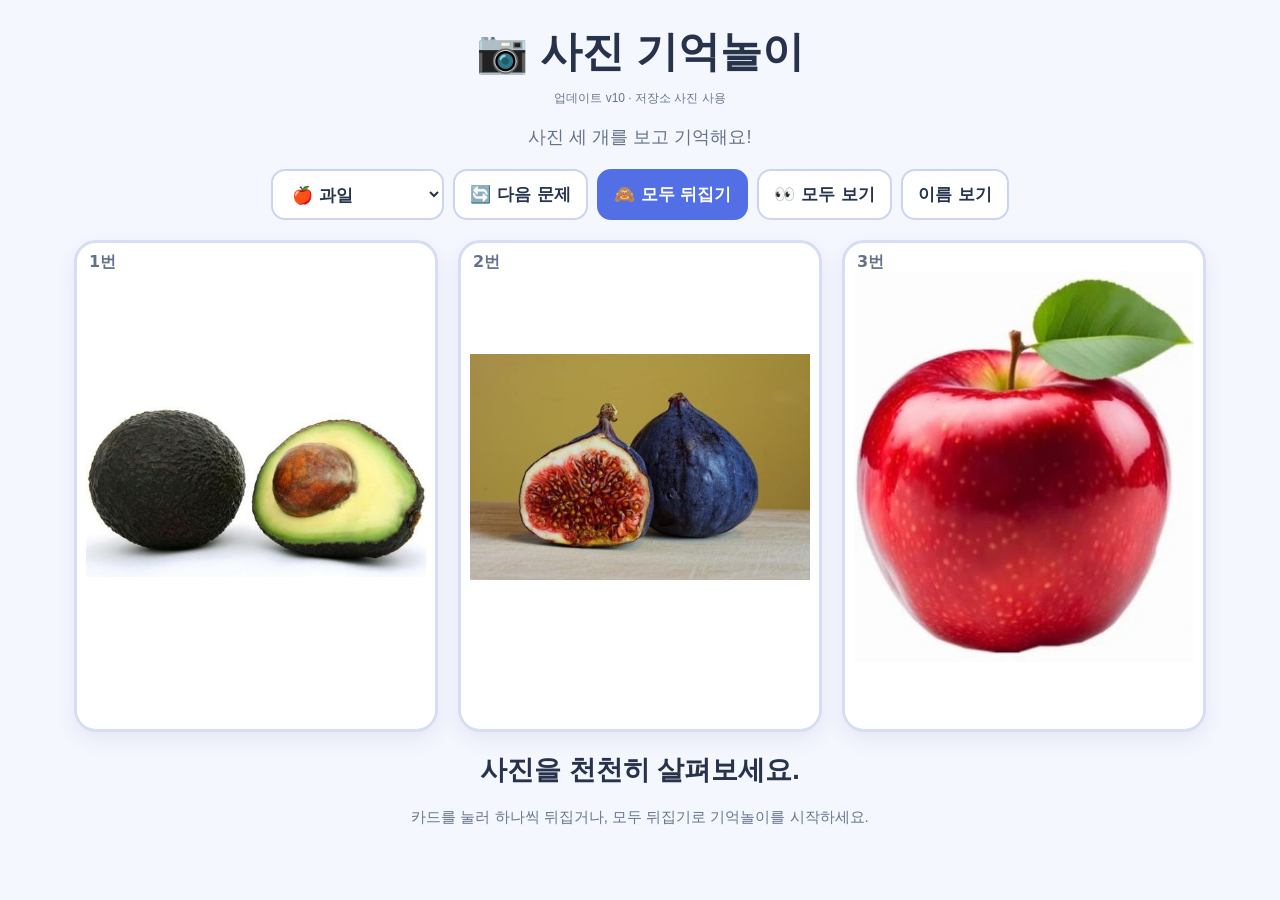
<file: index.html>
<!doctype html><html lang="ko"><head><meta charset="utf-8"><meta http-equiv="Cache-Control" content="no-cache, no-store, must-revalidate"><meta http-equiv="Pragma" content="no-cache"><meta name="viewport" content="width=device-width,initial-scale=1"><title>사진 기억놀이</title><style>
*{box-sizing:border-box}body{margin:0;background:#f5f7ff;color:#27334a;font-family:-apple-system,BlinkMacSystemFont,"Apple SD Gothic Neo",sans-serif}main{max-width:1160px;margin:auto;padding:14px}h1{text-align:center;font-size:clamp(26px,4vw,42px);margin:10px}.subtitle{text-align:center;color:#65738a;font-size:18px}.tools{display:flex;flex-wrap:wrap;justify-content:center;gap:9px;margin:20px 0}button,select{border:2px solid #cbd5ef;border-radius:14px;background:white;color:#26354d;font:700 17px system-ui;padding:12px 15px;cursor:pointer}.primary{background:#526fe5;color:white;border-color:#526fe5}.cards{display:grid;grid-template-columns:repeat(3,minmax(0,1fr));gap:clamp(8px,2vw,20px)}.card{aspect-ratio:.74;min-height:175px;padding:0;border:0;background:transparent;perspective:1000px;touch-action:manipulation}.inner{position:relative;display:block;width:100%;height:100%;-webkit-transform-style:preserve-3d;transform-style:preserve-3d;transition:transform .65s ease}.card.flipped .inner{transform:rotateY(180deg)}.face{position:absolute;inset:0;-webkit-backface-visibility:hidden;backface-visibility:hidden;border:3px solid #d5def2;border-radius:22px;background:white;display:flex;align-items:center;justify-content:center;flex-direction:column;overflow:hidden;box-shadow:0 8px 20px #27395914}.back{-webkit-transform:rotateY(180deg);transform:rotateY(180deg);background:linear-gradient(135deg,#dce6ff,#f0e8ff);border-color:#b4c2ef}.face img{width:95%;height:82%;object-fit:contain}.number{position:absolute;top:9px;left:12px;font-size:16px;font-weight:800;color:#64718a}.name{font-size:clamp(17px,2.8vw,28px);font-weight:800}.question{font-size:clamp(85px,15vw,165px);font-weight:900;color:#768bda}#status{text-align:center;min-height:35px;margin:20px;font-size:clamp(19px,3vw,27px);font-weight:800}.note{text-align:center;color:#67758c;font-size:15px}body.noNames .name{visibility:hidden}.cards.empty{visibility:hidden}@media(max-width:600px){main{padding:9px}.tools button,.tools select{font-size:14px;padding:10px}.face{border-radius:13px;border-width:2px}.number{font-size:12px;top:7px;left:7px}.name{font-size:16px}}
</style></head><body class="noNames"><main><h1>📷 사진 기억놀이</h1><p style="text-align:center;color:#69758b;font-size:12px;margin:0">업데이트 v10 · 저장소 사진 사용</p><p class="subtitle">사진 세 개를 보고 기억해요!</p><div class="tools"><select id="category"><option value="fruit">🍎 과일</option><option value="veg">🥕 채소·식재료</option><option value="animal">🐘 동물</option><option value="vehicle">🚌 탈것</option><option value="all">🎲 모두 섞기</option></select><button id="new">🔄 다음 문제</button><button id="hide" class="primary">🙈 모두 뒤집기</button><button id="show">👀 모두 보기</button><button id="names">이름 보기</button></div><div class="cards" id="cards"><button class="card" type="button"><span class="inner"><span class="face"><span class="number">1번</span><img src="assets/images/fruits/peach.jpg" alt="복숭아"><span class="name">복숭아</span></span><span class="face back"><span class="number">1번</span><span class="question">?</span></span></span></button><button class="card" type="button"><span class="inner"><span class="face"><span class="number">2번</span><img src="assets/images/fruits/banana.jpg" alt="바나나"><span class="name">바나나</span></span><span class="face back"><span class="number">2번</span><span class="question">?</span></span></span></button><button class="card" type="button"><span class="inner"><span class="face"><span class="number">3번</span><img src="assets/images/fruits/apple.jpg" alt="사과"><span class="name">사과</span></span><span class="face back"><span class="number">3번</span><span class="question">?</span></span></span></button></div><p id="status">사진을 천천히 살펴보세요.</p><p class="note">카드를 눌러 하나씩 뒤집거나, 모두 뒤집기로 기억놀이를 시작하세요.</p></main><script>
(function(){
'use strict';
// v10: 모든 사진은 저장소 안 assets/images/ 에서 상대경로로 불러옵니다 (외부 이미지 API 없음).
// 사진·이름 목록은 assets/images/catalog.json 에서 관리합니다.
var CATALOG_URL='assets/images/catalog.json?v=10';
var LOAD_TIMEOUT=8000;
var cards=Array.prototype.slice.call(document.querySelectorAll('.card'));
var status=document.getElementById('status');
var select=document.getElementById('category');
var cardsBox=document.getElementById('cards');
var items=[];            // 카탈로그 항목
var failed={};           // 로딩 실패한 파일 → 후보에서 제외
var loaded={};           // 로딩 확인된 파일 → Promise<boolean>
var loadToken=0;         // 마지막 요청만 화면에 반영
var lastShown=[];        // 직전 문제 사진 (가능하면 반복 피하기)

function shuffle(a){a=a.slice();for(var i=a.length-1;i>0;i--){var j=Math.floor(Math.random()*(i+1));var t=a[i];a[i]=a[j];a[j]=t}return a}

function loadImage(src){
  if(failed[src])return Promise.resolve(false);
  if(loaded[src])return loaded[src];
  var p=new Promise(function(resolve){
    var img=new Image(),finished=false;
    var timer=setTimeout(function(){done(false)},LOAD_TIMEOUT);
    function done(ok){if(finished)return;finished=true;clearTimeout(timer);img.onload=img.onerror=null;resolve(ok)}
    img.onload=function(){done(img.naturalWidth>20&&img.naturalHeight>20)};
    img.onerror=function(){done(false)};
    img.src=src;
  }).then(function(ok){if(!ok){failed[src]=true;delete loaded[src]}return ok});
  loaded[src]=p;
  return p;
}

// 같은 사진·같은 이름이 한 문제에 겹치지 않도록 3장을 고르고, 실제로 로딩된 사진만 사용
function pickThree(group){
  var pool=items.filter(function(x){return (group==='all'||x.category===group)&&!failed[x.file]});
  var fresh=pool.filter(function(x){return lastShown.indexOf(x.file)<0});
  var queue=shuffle(fresh).concat(shuffle(pool.filter(function(x){return lastShown.indexOf(x.file)>=0})));
  var chosen=[],usedNames={},usedFiles={};
  function take(){
    while(queue.length){var c=queue.shift();if(usedNames[c.name]||usedFiles[c.file]||failed[c.file])continue;return c}
    return null;
  }
  function fill(){
    var batch=[];
    while(chosen.length+batch.length<3){
      var c=take();if(!c)break;
      usedNames[c.name]=true;usedFiles[c.file]=true;batch.push(c);
    }
    if(!batch.length)return Promise.resolve(chosen);
    return Promise.all(batch.map(function(c){return loadImage(c.file).then(function(ok){
      if(ok)chosen.push(c);else{delete usedNames[c.name];}
    })})).then(function(){return chosen.length<3?fill():chosen});
  }
  return fill();
}

function render(list){
  list.forEach(function(item,i){
    var card=cards[i];
    card.classList.remove('flipped');
    var img=card.querySelector('.face img');
    img.style.display='block';
    img.alt=item.name;
    img.src=item.file;
    card.querySelector('.name').textContent=item.name;
    card.setAttribute('data-name',item.name);
  });
  lastShown=list.map(function(x){return x.file});
  status.textContent='사진을 천천히 살펴보세요.';
}

function next(){
  var token=++loadToken;
  var group=select.value;
  status.textContent='사진을 불러오는 중이에요…';
  document.body.setAttribute('data-loading','1');
  return pickThree(group).then(function(list){
    if(token!==loadToken)return;            // 더 새 요청이 있으면 결과 버림
    document.body.removeAttribute('data-loading');
    if(list.length<3){cardsBox.classList.add('empty');status.textContent='이 종류의 사진을 충분히 불러오지 못했어요. 다른 종류를 선택해 주세요.';return}
    cardsBox.classList.remove('empty');
    render(shuffle(list));
    document.body.setAttribute('data-ready',String(token));
  }).catch(function(err){
    if(token!==loadToken)return;
    document.body.removeAttribute('data-loading');
    status.textContent='사진을 불러오지 못했어요. 다음 문제를 눌러 주세요.';
    if(window.console)console.error(err);
  });
}

function allFlip(v){cards.forEach(function(c){c.classList.toggle('flipped',v)});status.textContent=v?'어디에 어떤 사진이 있었을까요?':'잘했어! 최고야! ⭐'}
cards.forEach(function(c){
  c.addEventListener('click',function(){c.classList.toggle('flipped');status.textContent=c.classList.contains('flipped')?'무엇이 숨어 있을까요?':'잘했어! 최고야! ⭐'});
  // 화면에 표시된 사진이 나중에라도 깨지면 해당 사진을 제외하고 새 문제로 교체
  c.querySelector('.face img').addEventListener('error',function(){var s=this.getAttribute('src');if(s&&!failed[s]){failed[s]=true;delete loaded[s];next()}});
});
document.getElementById('new').onclick=function(){next()};
document.getElementById('hide').onclick=function(){allFlip(true)};
document.getElementById('show').onclick=function(){allFlip(false)};
select.onchange=function(){next()};
document.getElementById('names').onclick=function(){document.body.classList.toggle('noNames');this.textContent=document.body.classList.contains('noNames')?'이름 보기':'이름 숨기기'};

window.__memoryGame={next:next,items:function(){return items},failed:failed};

function loadCatalog(){
  return fetch(CATALOG_URL,{cache:'no-cache'}).then(function(r){if(!r.ok)throw new Error('catalog '+r.status);return r.json()});
}
loadCatalog().catch(function(){return new Promise(function(r){setTimeout(r,1500)}).then(loadCatalog)})
  .then(function(data){
    items=(data&&data.items||[]).filter(function(x){return x&&x.file&&x.name&&x.category});
    next();
  }).catch(function(err){
    status.textContent='사진 목록을 불러오지 못했어요. 화면을 새로고침해 주세요.';
    if(window.console)console.error(err);
  });
})();
</script></body></html>
</file>
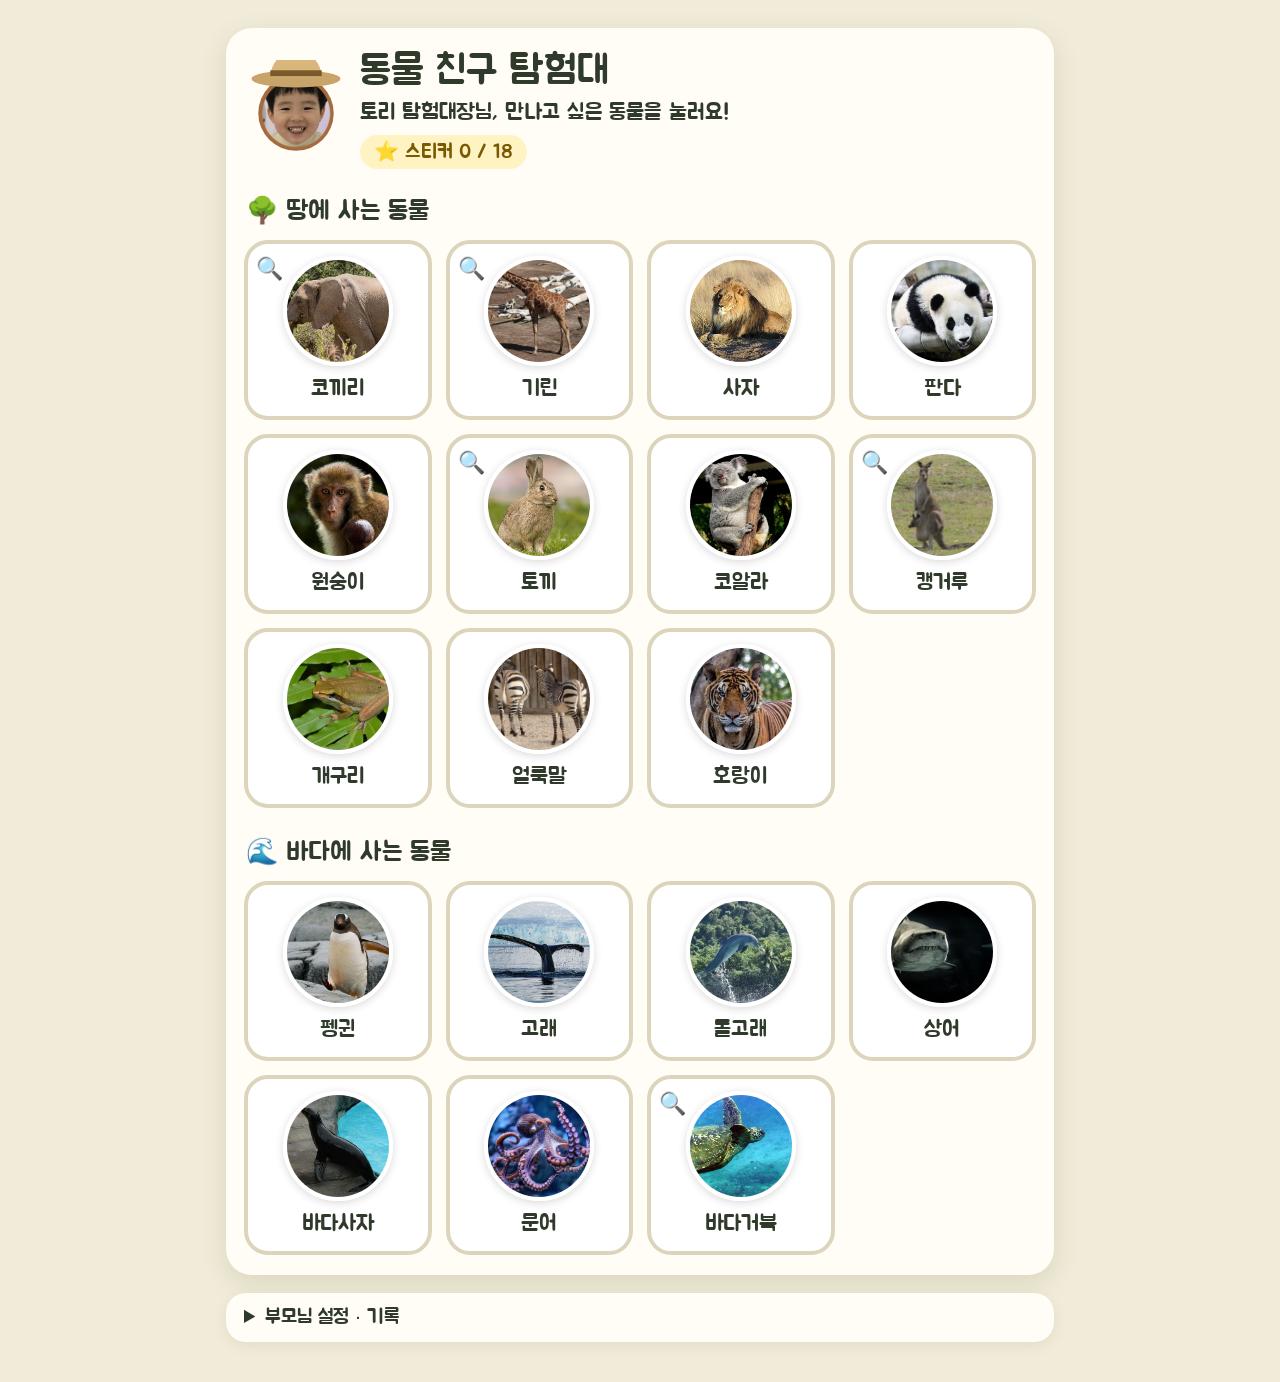
<file: animal-game/index.html>
<!DOCTYPE html>
<html lang="ko">
<head>
<meta charset="utf-8">
<meta name="viewport" content="width=device-width, initial-scale=1">
<title>동물 친구 탐험대</title>
<link rel="preconnect" href="https://fonts.googleapis.com">
<link rel="preconnect" href="https://fonts.gstatic.com" crossorigin>
<link href="https://fonts.googleapis.com/css2?family=Jua&family=Gowun+Dodum&display=swap" rel="stylesheet">
<style>
:root{
  /* 탐험 지도(동물 카드) → 동물 만나기 → 질문 3개 → 스티커. 사파리 탐험 느낌의 흙색·초록 */
  --bg:#f1ecd9;
  --paper:#fffdf6;
  --ink:#2f3a2b;
  --muted:#6a705e;
  --leaf:#4f8f4a;
  --accent:#2f7fc1;
  --sun:#ffc63d;
  --good:#2e9e62;
  --line:#ddd5bb;
  --display:'Jua','Apple SD Gothic Neo','Malgun Gothic',sans-serif;
  --body:'Gowun Dodum','Apple SD Gothic Neo','Malgun Gothic',sans-serif;
  color-scheme:light;
}
*{box-sizing:border-box}
html,body{margin:0}
body{background:var(--bg);color:var(--ink);font-family:var(--body);-webkit-tap-highlight-color:transparent}
.wrap{max-width:860px;margin:0 auto;padding:16px 16px 40px}
button{font:inherit;color:inherit}
.btn{font-family:var(--display);font-size:clamp(18px,3.8vw,22px);border:none;border-radius:999px;padding:12px 22px;cursor:pointer;background:#e9e3cc;color:var(--ink)}
.btn:focus-visible,.card:focus-visible,.opt:focus-visible,.fact:focus-visible,a:focus-visible,input:focus-visible{outline:4px solid var(--accent);outline-offset:3px}
.btn-next{background:var(--accent);color:#fff;min-width:130px}
.btn-next:disabled{background:#cfd6d2;color:#738078;cursor:not-allowed}
.btn-sun{background:var(--sun);color:#3d2c00}
.pulse{animation:pulse 1.2s ease-in-out infinite}
.topbar{display:flex;align-items:center;justify-content:space-between;gap:10px;margin-bottom:12px;flex-wrap:wrap}
.pill{display:inline-flex;align-items:center;gap:6px;font-family:var(--display);font-size:19px;background:#fff;border-radius:999px;padding:8px 16px;text-decoration:none;color:var(--ink);box-shadow:0 3px 0 var(--line);border:none;cursor:pointer}
.steps{display:flex;gap:6px;align-items:center}
.step{font-family:var(--display);font-size:14px;padding:4px 10px;border-radius:999px;background:#e9e3cc;color:var(--muted)}
.step.now{background:var(--sun);color:#3d2c00}
.step.done{background:#d5ecd8;color:#1b6640}
.panel{background:var(--paper);border-radius:26px;box-shadow:0 8px 26px rgba(70,60,20,.13);overflow:hidden}
.pad{padding:18px 22px}
h1{font-family:var(--display);font-weight:400;font-size:clamp(28px,6vw,40px);margin:0;text-wrap:balance}
.say{font-family:var(--display);font-size:clamp(22px,4.8vw,30px);line-height:1.5;margin:0;word-break:keep-all}
.small{font-size:16px;color:var(--muted);line-height:1.6}

/* 지도 */
.hero{display:flex;align-items:center;gap:16px;padding:18px 22px}
.avatar{width:96px;height:96px;flex:none}
.count{font-family:var(--display);font-size:20px;color:#7a5a00;background:#fff3c4;border-radius:999px;padding:4px 14px;display:inline-block;margin-top:6px}
.zone{font-family:var(--display);font-weight:400;font-size:clamp(20px,4vw,26px);margin:8px 20px 8px}
.grid{display:grid;grid-template-columns:repeat(auto-fill,minmax(150px,1fr));gap:14px;padding:4px 18px 20px}
.card{position:relative;display:flex;flex-direction:column;align-items:center;gap:8px;background:#fff;border:4px solid var(--line);border-radius:24px;padding:12px 8px 14px;cursor:pointer;transition:transform .12s}
.card:active{transform:scale(.97)}
.card img{width:110px;height:110px;border-radius:50%;object-fit:cover;border:4px solid #fff;box-shadow:0 2px 8px rgba(0,0,0,.15)}
.card .nm{font-family:var(--display);font-size:22px}
.card.got{border-color:#f2c94c;background:#fffaea}
.badge{position:absolute;top:6px;right:8px;font-size:30px;filter:drop-shadow(0 1px 1px rgba(0,0,0,.25))}

/* 만나기 */
.photo{position:relative;background:#e8efe0}
.photo img{display:block;width:100%;max-height:52vh;object-fit:cover}
.bubble{position:absolute;left:16px;top:16px;background:#fff;border-radius:20px;padding:8px 16px;font-family:var(--display);font-size:clamp(20px,4vw,26px);box-shadow:0 3px 10px rgba(0,0,0,.15)}
.facts{display:grid;grid-template-columns:repeat(3,1fr);gap:10px;padding:16px 18px 6px}
.fact{border:4px solid var(--line);background:#fff;border-radius:20px;padding:12px 6px;cursor:pointer;display:flex;flex-direction:column;align-items:center;gap:4px;font-family:var(--display);font-size:clamp(16px,3.6vw,21px)}
.fact .ic{font-size:clamp(34px,7vw,44px);line-height:1}
.fact.seen{border-color:var(--good);background:#eef8f0}
.factText{margin:8px 18px 0;padding:14px 18px;border-radius:18px;background:#fff6d6;font-family:var(--display);font-size:clamp(20px,4.4vw,26px);line-height:1.5;min-height:64px;word-break:keep-all}

/* 질문 */
.opts{display:grid;gap:14px;padding:6px 18px 14px}
.opts.n2{grid-template-columns:1fr 1fr}
.opts.n3{grid-template-columns:1fr 1fr 1fr}
.opt{border:4px solid var(--line);background:#fff;border-radius:22px;padding:10px;cursor:pointer;display:flex;flex-direction:column;align-items:center;justify-content:center;gap:8px;font-family:var(--display);font-size:clamp(17px,3.8vw,23px);min-height:160px;transition:transform .12s;word-break:keep-all;text-align:center}
.opt:hover{transform:translateY(-2px)}
.opt .ic{font-size:clamp(52px,11vw,72px);line-height:1}
.opt svg{width:100%;height:auto;border-radius:14px;display:block}
.opt img{width:100%;aspect-ratio:1;object-fit:cover;border-radius:16px}
.opt.right{border-color:var(--good);background:#e5f6ec}
.opt.nope{opacity:.4;animation:wobble .45s;cursor:default}
.feedback{margin:0 18px 8px;padding:12px 16px;border-radius:16px;font-family:var(--display);font-size:clamp(18px,4vw,23px);line-height:1.45;word-break:keep-all}
.fb-good{background:#e5f6ec;color:#1b6640}
.fb-hint{background:#fff3cf;color:#6e4e00}
.show{position:relative;margin:4px 18px 10px;border-radius:20px;overflow:hidden}
.show svg{display:block;width:100%;height:auto}
.show img.hab,.opt img.hab{display:block;width:100%;aspect-ratio:16/11;object-fit:cover;border-radius:14px}
.show .pic{position:absolute;left:50%;top:50%;width:38%;aspect-ratio:1;border-radius:50%;object-fit:cover;border:6px solid #fff;box-shadow:0 4px 14px rgba(0,0,0,.25);transform:translate(-50%,-50%);animation:land .7s ease-out}
.yum{position:absolute;font-family:var(--display);font-size:clamp(26px,6vw,40px);color:#c2410c;text-shadow:0 2px 0 #fff;right:10%;top:12%;animation:pop2 1.2s ease-out infinite alternate}
.foodfly{position:absolute;font-size:clamp(40px,9vw,60px);left:12%;bottom:12%;animation:fly 1s ease-in forwards}
.eat{animation:munch .35s ease-in-out 4}
.qtext{padding:18px 22px 8px}
.chip{display:inline-block;font-family:var(--display);font-size:16px;background:#fff0c2;color:#6b4c00;border-radius:999px;padding:3px 12px;margin-bottom:8px}
.controls{display:flex;justify-content:space-between;align-items:center;gap:10px;padding:12px 18px 18px}

/* 스티커 */
.sticker{position:relative;width:min(300px,70vw);aspect-ratio:1;margin:18px auto 6px;border-radius:50%;background:radial-gradient(circle,#fff7cf 0 60%,#ffd96b 61% 100%);display:grid;place-items:center;animation:spin-in .8s ease-out}
.sticker img{width:76%;aspect-ratio:1;border-radius:50%;object-fit:cover;border:6px solid #fff}
.sticker .st{position:absolute;bottom:-6px;right:6px;font-size:64px}
.star{position:fixed;font-size:30px;color:var(--sun);pointer-events:none;text-shadow:0 1px 0 #d99a00;animation:pop 1.4s ease-out forwards;z-index:5}

/* 부모님 */
details.parent{margin-top:18px;background:var(--paper);border-radius:20px;padding:12px 18px;box-shadow:0 4px 14px rgba(70,60,20,.08)}
details.parent summary{font-family:var(--display);font-size:20px;cursor:pointer}
.form{display:grid;gap:12px;margin:12px 0}
.field{display:grid;gap:6px;font-size:16px;color:var(--muted)}
.field input[type=text]{font-family:var(--display);font-size:22px;padding:8px 12px;border-radius:12px;border:3px solid var(--line);max-width:260px;color:var(--ink);background:#fff}
.check{display:flex;align-items:center;gap:10px;font-size:17px}
.check input{width:22px;height:22px}
.seg{display:flex;gap:8px}
.seg button{font-family:var(--display);font-size:18px;border:3px solid var(--line);background:#fff;border-radius:999px;padding:6px 16px;cursor:pointer}
.seg button[aria-pressed="true"]{border-color:var(--accent);background:#e3f0fb}
table{width:100%;border-collapse:collapse;font-size:15px}
th,td{text-align:left;padding:8px 6px;border-top:1px solid var(--line)}
th{font-weight:600;color:var(--muted)}
.tag{font-family:var(--display);font-size:14px;border-radius:999px;padding:3px 10px;white-space:nowrap}
.t1{background:#dff3e7;color:#1b6640}.t2{background:#fff0c7;color:#6e4e00}.t3{background:#fde0d8;color:#8a3a22}.t0{background:#eee;color:#888}

select{font-family:var(--body);font-size:17px;padding:8px 10px;border-radius:12px;border:3px solid var(--line);background:#fff;color:var(--ink);max-width:100%}
.testrow{display:flex;flex-wrap:wrap;gap:10px}
.vbox{background:#fff;border:2px solid var(--line);border-radius:14px;padding:10px 14px;color:var(--ink)}
.vs{margin:0;padding-left:18px;font-size:15px;line-height:1.7}
.diag{margin:8px 0 0;font-size:15px;line-height:1.6;background:#fff6d6;border-radius:10px;padding:8px 10px}
.vlog summary{cursor:pointer;font-size:14px;color:var(--muted);margin-top:6px}
.vlog pre{white-space:pre-wrap;font-size:12px;margin:6px 0 0;color:var(--muted)}
.soundfix{position:fixed;left:50%;bottom:20px;transform:translateX(-50%);z-index:10;font-family:var(--display);font-size:22px;border:none;border-radius:999px;padding:14px 26px;background:#ff8f3d;color:#fff;box-shadow:0 6px 18px rgba(0,0,0,.25);cursor:pointer}
.soundfix[hidden]{display:none}

/* 몸 탐험 */
.btn-body{background:#8fd3a8;color:#123d24}
.badge2{position:absolute;top:6px;left:8px;font-size:22px}
.hubhead{display:flex;gap:14px;align-items:center;padding:18px 20px 6px}
.hubhead img{width:84px;height:84px;border-radius:50%;object-fit:cover;border:4px solid #fff;box-shadow:0 2px 8px rgba(0,0,0,.15)}
.nums{display:grid;grid-template-columns:repeat(3,1fr);gap:12px;padding:12px 18px 6px}
.num{position:relative;border:4px solid var(--line);background:#fff;border-radius:24px;padding:12px 6px;min-height:150px;cursor:pointer;display:flex;flex-direction:column;align-items:center;justify-content:center;gap:4px;font-family:var(--display)}
.num .n{font-size:clamp(44px,9vw,64px);line-height:1;color:var(--accent)}
.num .ic{font-size:30px}.num .t{font-size:clamp(17px,3.6vw,21px)}
.num.done{border-color:#f2c94c;background:#fffaea}
.num .st{position:absolute;top:6px;right:10px;font-size:24px}
.qtypes{display:grid;grid-template-columns:repeat(4,1fr);gap:10px;padding:0 18px 20px}
.qt{border:3px solid var(--line);background:#fff;border-radius:18px;padding:12px 6px;min-height:96px;cursor:pointer;font-family:var(--display);font-size:clamp(15px,3.2vw,19px);display:flex;flex-direction:column;align-items:center;gap:4px;word-break:keep-all;text-align:center}
.qt .ic{font-size:30px}.qt.done{border-color:#f2c94c;background:#fffaea}
.chips{display:flex;gap:8px;flex-wrap:wrap;padding:4px 20px}
.chip2{font-family:var(--display);font-size:18px;border:3px solid var(--line);background:#fff;border-radius:999px;padding:6px 14px}
.chip2.on{border-color:var(--accent);background:#e3f0fb}
.bodywrap{margin:6px 18px 8px;border-radius:20px;overflow:hidden;background:#e8efe0;display:flex;justify-content:center}
.bodysvg{display:block;width:100%;height:auto;max-height:58vh;touch-action:manipulation}
.bodywrap.small .bodysvg{max-height:34vh}
.plabel{font-family:var(--display);fill:#fff;stroke:#2f3a2b;stroke-width:5px;paint-order:stroke;font-weight:400}
.glow{animation:glow 1.2s ease-in-out infinite}
@keyframes glow{0%,100%{stroke-opacity:1}50%{stroke-opacity:.45}}
.say .big{font-size:1.25em;color:#b35c00}
.hiddenTxt{color:var(--muted)}
.btn.mini{font-size:16px;padding:8px 14px}
.saybtns{display:flex;flex-wrap:wrap;gap:12px;justify-content:center;padding:0 18px 20px}
.btn.big{font-size:clamp(22px,4.6vw,28px);padding:16px 30px}
.bopts{grid-template-columns:repeat(auto-fit,minmax(150px,1fr))!important}
.bopt{display:flex;flex-direction:column;gap:6px;border:4px solid var(--line);background:#fff;border-radius:22px;padding:8px}
.bopt.right{border-color:var(--good);background:#e5f6ec}
.bopt.tried{background:#f6f3e8}
.bopt .pick{border:none;background:transparent;cursor:pointer;display:flex;flex-direction:column;align-items:center;gap:6px;min-height:110px;justify-content:center;font-family:var(--display);color:var(--ink)}
.bopt .pick .n{font-size:clamp(40px,8vw,56px);line-height:1;color:var(--accent)}
.bopt .pick .w{font-size:clamp(18px,4vw,24px);word-break:keep-all;text-align:center}
.bopt .listen{border:none;border-radius:999px;background:#fff3c4;font-family:var(--display);font-size:16px;padding:8px;cursor:pointer;min-height:44px}
.note{margin:0 18px 8px;font-size:15px;color:#6e4e00;background:#fff3cf;border-radius:12px;padding:8px 12px}
.praise{position:fixed;left:50%;top:40%;transform:translate(-50%,-50%);z-index:20;background:#fff;border-radius:28px;padding:18px 28px;box-shadow:0 10px 30px rgba(0,0,0,.25);display:flex;align-items:center;gap:14px;font-family:var(--display);font-size:clamp(24px,5vw,34px);animation:praise 2.2s ease-out forwards;pointer-events:none}
.praise .avatar{width:80px;height:80px;animation:hop .5s ease-in-out 3}
@keyframes praise{0%{opacity:0;transform:translate(-50%,-40%) scale(.7)}15%{opacity:1;transform:translate(-50%,-50%) scale(1.05)}80%{opacity:1}100%{opacity:0;transform:translate(-50%,-55%) scale(1)}}
@keyframes hop{0%,100%{transform:translateY(0)}50%{transform:translateY(-14px)}}
@media (max-width:520px){.qtypes{grid-template-columns:1fr 1fr}.num{min-height:120px}}
@media (orientation:landscape) and (min-width:900px){.bodysvg{max-height:62vh}}
@keyframes pulse{0%,100%{transform:scale(1)}50%{transform:scale(1.07)}}
@keyframes wobble{0%,100%{transform:translateX(0)}25%{transform:translateX(-6px)}75%{transform:translateX(6px)}}
@keyframes pop{0%{transform:translateY(0) scale(.4);opacity:1}100%{transform:translateY(-110px) scale(1.2);opacity:0}}
@keyframes pop2{from{transform:scale(1) rotate(-6deg)}to{transform:scale(1.15) rotate(6deg)}}
@keyframes land{0%{transform:translate(-50%,-160%) scale(.6)}70%{transform:translate(-50%,-45%) scale(1.05)}100%{transform:translate(-50%,-50%) scale(1)}}
@keyframes fly{0%{transform:translate(0,0) scale(1)}100%{transform:translate(min(28vw,240px),-110px) scale(.3);opacity:0}}
@keyframes munch{0%,100%{transform:translate(-50%,-50%) scale(1)}50%{transform:translate(-50%,-50%) scale(1.06,.94)}}
@keyframes spin-in{from{transform:rotate(-180deg) scale(.2)}to{transform:rotate(0) scale(1)}}
@media (prefers-reduced-motion: reduce){*{animation:none!important;transition:none!important}}
@media (max-width:520px){.opts.n3{grid-template-columns:1fr 1fr}.opt{min-height:130px}.facts{gap:8px;padding:12px}.grid{grid-template-columns:1fr 1fr}}
</style>
</head>
<body>
<main class="wrap" id="app"></main>

<script>
/* ---------- 데이터 ---------- */
const IMG = id => `../assets/images/animals/${id}.jpg`;
const FACE = '[data-uri]';

const HOMES = {
  savanna:{name:'초원'}, ice:{name:'얼음 바다'}, bamboo:{name:'대나무 숲'},
  forest:{name:'숲'}, meadow:{name:'풀밭'}, pond:{name:'연못'}, sea:{name:'바다'}
};
/* 사는 곳 실제 사진: 파일이 준비되면 여기에 경로를 넣으면 그림 대신 사진이 나와요 */
const HAB_PHOTO = Object.fromEntries(['savanna','ice','forest','meadow','pond','sea','bamboo'].map(k => [k, `../assets/images/habitats/${k}.jpg`]));
const A = [
  {id:'elephant', name:'코끼리', sound:'뿌우우!', home:'savanna', homeWrong:['ice','pond'],
    looks:'코가 아주아주 길어요. 긴 코로 물도 마시고 물건도 잡아요.', homeText:'넓은 초원에 살아요.', foodText:'풀과 나뭇잎, 과일을 먹어요.',
    food:{ic:'🌿',t:'풀과 나뭇잎'}, foodWrong:[{ic:'🥩',t:'고기'},{ic:'🐟',t:'물고기'}],
    clue:'코가 아주 긴 동물은 누구일까요?'},
  {id:'giraffe', name:'기린', sound:'', home:'savanna', homeWrong:['ice','bamboo'],
    looks:'목이 아주아주 길어요. 몸에 갈색 무늬가 있어요.', homeText:'넓은 초원에 살아요.', foodText:'긴 목을 쭉 뻗어서 높은 나무의 나뭇잎을 먹어요.',
    food:{ic:'🍃',t:'높은 나무의 나뭇잎'}, foodWrong:[{ic:'🐟',t:'물고기'},{ic:'🥩',t:'고기'}],
    clue:'목이 아주 긴 동물은 누구일까요?'},
  {id:'lion', name:'사자', sound:'어흥!', home:'savanna', homeWrong:['ice','pond'],
    looks:'아빠 사자는 목에 북슬북슬한 갈기가 있어요.', homeText:'넓은 초원에 살아요.', foodText:'다른 동물을 사냥해서 고기를 먹어요.',
    food:{ic:'🥩',t:'고기'}, foodWrong:[{ic:'🥕',t:'당근'},{ic:'🍌',t:'바나나'}],
    clue:'목에 북슬북슬한 갈기가 있는 동물은 누구일까요?'},
  {id:'penguin', name:'펭귄', sound:'꽥꽥!', zone:'sea', home:'ice', homeWrong:['savanna','bamboo'],
    looks:'등은 까맣고 배는 하얘요. 날개가 있지만 날지 못하고, 헤엄을 아주 잘 쳐요.', homeText:'추운 남쪽 바다의 얼음과 바위 위에 살아요.', foodText:'바다에 들어가서 물고기를 잡아먹어요.',
    food:{ic:'🐟',t:'물고기'}, foodWrong:[{ic:'🍌',t:'바나나'},{ic:'🥕',t:'당근'}],
    clue:'날개가 있는데 날지 못하고, 헤엄을 잘 치는 동물은 누구일까요?', notWith:['panda','zebra']},
  {id:'panda', name:'판다', sound:'', home:'bamboo', homeWrong:['ice','savanna'],
    looks:'하얀 몸에 눈 주위와 귀, 팔다리가 까매요.', homeText:'중국의 높은 산, 대나무 숲에 살아요.', foodText:'대나무를 하루 종일 냠냠 먹어요.',
    food:{ic:'🎋',t:'대나무'}, foodWrong:[{ic:'🥩',t:'고기'},{ic:'🐟',t:'물고기'}],
    clue:'눈 주위가 까맣고 대나무를 좋아하는 동물은 누구일까요?', notWith:['penguin','zebra']},
  {id:'monkey', name:'원숭이', sound:'끽끽!', home:'forest', homeWrong:['ice','pond'],
    looks:'손으로 물건을 잡을 수 있고, 나무를 아주 잘 타요.', homeText:'나무가 많은 숲에 살아요.', foodText:'바나나 같은 과일과 나뭇잎을 먹어요.',
    food:{ic:'🍌',t:'바나나 같은 과일'}, foodWrong:[{ic:'🐟',t:'물고기'},{ic:'🥩',t:'고기'}],
    clue:'나무를 잘 타고 바나나를 좋아하는 동물은 누구일까요?', notWith:['koala']},
  {id:'rabbit', name:'토끼', sound:'', home:'meadow', homeWrong:['ice','pond'],
    looks:'귀가 길쭉해요. 뒷다리로 깡충깡충 뛰어요.', homeText:'풀이 많은 풀밭에 살아요. 땅에 굴을 파기도 해요.', foodText:'풀과 채소를 오물오물 먹어요.',
    food:{ic:'🥕',t:'풀과 채소'}, foodWrong:[{ic:'🥩',t:'고기'},{ic:'🐟',t:'물고기'}],
    clue:'귀가 길고 깡충깡충 뛰는 동물은 누구일까요?', notWith:['kangaroo','frog']},
  {id:'koala', name:'코알라', sound:'', home:'forest', homeWrong:['ice','pond'],
    looks:'털이 복슬복슬하고 코가 크고 까매요. 나무를 꼭 껴안고 있어요.', homeText:'호주의 숲, 높은 나무 위에 살아요.', foodText:'유칼립투스라는 나무의 잎을 먹어요.',
    food:{ic:'🍃',t:'나뭇잎'}, foodWrong:[{ic:'🐟',t:'물고기'},{ic:'🥩',t:'고기'}],
    clue:'나무를 꼭 껴안고 나뭇잎을 먹는 동물은 누구일까요?', notWith:['monkey','giraffe']},
  {id:'kangaroo', name:'캥거루', sound:'', home:'savanna', homeWrong:['ice','pond'],
    looks:'엄마 캥거루는 배에 주머니가 있어서 아기를 넣고 다녀요.', homeText:'호주의 넓은 초원에 살아요.', foodText:'풀을 먹어요.',
    food:{ic:'🌿',t:'풀'}, foodWrong:[{ic:'🥩',t:'고기'},{ic:'🐟',t:'물고기'}],
    clue:'배에 아기 주머니가 있는 동물은 누구일까요?'},
  {id:'frog', name:'개구리', sound:'개굴개굴!', home:'pond', homeWrong:['ice','savanna'],
    looks:'피부가 미끈미끈해요. 긴 뒷다리로 펄쩍 뛰어요. 아기 때는 올챙이였어요.', homeText:'연못이나 물가에 살아요.', foodText:'긴 혀를 쭉 내밀어 작은 벌레를 잡아먹어요.',
    food:{ic:'🐛',t:'작은 벌레'}, foodWrong:[{ic:'🥕',t:'당근'},{ic:'🍌',t:'바나나'}],
    clue:'연못에 살고, 아기 때는 올챙이였던 동물은 누구일까요?'},
  {id:'zebra', name:'얼룩말', sound:'', home:'savanna', homeWrong:['ice','bamboo'],
    looks:'하얀 몸에 까만 줄무늬가 있어요. 줄무늬는 얼룩말마다 조금씩 달라요.', homeText:'넓은 초원에 살아요.', foodText:'풀을 먹어요.',
    food:{ic:'🌿',t:'풀'}, foodWrong:[{ic:'🐟',t:'물고기'},{ic:'🥩',t:'고기'}],
    clue:'하얀 몸에 까만 줄무늬가 있는 동물은 누구일까요?', notWith:['tiger','panda','penguin']},
  {id:'tiger', name:'호랑이', sound:'어흥!', home:'forest', homeWrong:['ice','pond'],
    looks:'주황색 몸에 까만 줄무늬가 있어요. 아주 힘이 세요.', homeText:'깊은 숲에 살아요.', foodText:'다른 동물을 사냥해서 고기를 먹어요.',
    food:{ic:'🥩',t:'고기'}, foodWrong:[{ic:'🍌',t:'바나나'},{ic:'🥕',t:'당근'}],
    clue:'주황색 몸에 까만 줄무늬가 있는 동물은 누구일까요?', notWith:['zebra','lion']},
  {id:'whale', name:'고래', sound:'우우~', zone:'sea', home:'sea', homeWrong:['savanna','forest'],
    looks:'몸이 버스보다 훨씬 커요. 물 위로 올라와 머리 위 숨구멍으로 "푸우!" 하고 물을 뿜어요.', homeText:'넓고 깊은 바다에 살아요.', foodText:'작은 새우와 물고기를 한입에 꿀꺽 먹어요.',
    food:{ic:'🦐',t:'작은 새우와 물고기'}, foodWrong:[{ic:'🥕',t:'당근'},{ic:'🍌',t:'바나나'}],
    clue:'머리 위 숨구멍으로 물을 뿜는, 아주아주 큰 동물은 누구일까요?', notWith:['dolphin','shark']},
  {id:'dolphin', name:'돌고래', sound:'삐익삐익!', zone:'sea', home:'sea', homeWrong:['savanna','forest'],
    looks:'매끈매끈한 몸으로 물 위로 높이 점프해요. "삐익삐익" 소리로 친구들과 이야기해요.', homeText:'넓은 바다에 살아요.', foodText:'물고기와 오징어를 잡아먹어요.',
    food:{ic:'🐟',t:'물고기'}, foodWrong:[{ic:'🥕',t:'당근'},{ic:'🍌',t:'바나나'}],
    clue:'물 위로 높이 점프하고, 삐익삐익 소리로 이야기하는 동물은 누구일까요?', notWith:['whale','shark']},
  {id:'shark', name:'상어', sound:'', zone:'sea', home:'sea', homeWrong:['savanna','forest'],
    looks:'이빨이 뾰족뾰족 아주 많아요. 등에 세모난 지느러미가 있어요.', homeText:'넓은 바다에 살아요.', foodText:'물고기와 다른 바다 동물을 잡아먹어요.',
    food:{ic:'🐟',t:'물고기'}, foodWrong:[{ic:'🥕',t:'당근'},{ic:'🍌',t:'바나나'}],
    clue:'뾰족한 이빨이 아주 많은 바다 동물은 누구일까요?', notWith:['dolphin','whale']},
  {id:'sea_lion', name:'바다사자', sound:'워워!', zone:'sea', home:'sea', homeWrong:['savanna','forest'],
    looks:'앞발과 뒷발이 지느러미처럼 생겼어요. 작은 귀가 있고 "워워!" 하고 울어요.', homeText:'바다에 살고, 바닷가 바위에 올라와 쉬어요.', foodText:'바다에 들어가 물고기를 잡아먹어요.',
    food:{ic:'🐟',t:'물고기'}, foodWrong:[{ic:'🥕',t:'당근'},{ic:'🍌',t:'바나나'}],
    clue:'바닷가 바위에서 쉬고 "워워!" 하고 우는 동물은 누구일까요?', notWith:['penguin']},
  {id:'octopus', name:'문어', sound:'', zone:'sea', home:'sea', homeWrong:['savanna','forest'],
    looks:'다리가 8개예요. 다리에 동글동글 빨판이 있어서 바위에 착 달라붙어요. 위험하면 까만 먹물을 뿜어요.', homeText:'바다 밑 바위 틈에 숨어 살아요.', foodText:'게와 조개를 잡아먹어요.',
    food:{ic:'🦀',t:'게와 조개'}, foodWrong:[{ic:'🥕',t:'당근'},{ic:'🍌',t:'바나나'}],
    clue:'다리가 8개이고 까만 먹물을 뿜는 동물은 누구일까요?'},
  {id:'sea_turtle', name:'바다거북', sound:'', zone:'sea', home:'sea', homeWrong:['savanna','forest'],
    looks:'등에 단단한 등딱지가 있어요. 앞발이 노처럼 넓적해서 바다에서 헤엄을 잘 쳐요.', homeText:'따뜻한 바다에 살아요. 알을 낳을 때는 모래사장으로 올라와요.', foodText:'바다풀을 오물오물 먹어요.',
    food:{ic:'🌿',t:'바다풀'}, foodWrong:[{ic:'🥩',t:'고기'},{ic:'🍌',t:'바나나'}],
    clue:'단단한 등딱지가 있고 바다에서 헤엄치는 동물은 누구일까요?'}
];
const byId = Object.fromEntries(A.map(a => [a.id, a]));

/* ---------- 몸 탐험 데이터 ----------
   좌표는 사진 크기에 대한 비율(0~1)이에요. 사진이 커지거나 작아져도 SVG 안에서 같은 비율로 맞춰져서 어긋나지 않아요.
   확대(zoom)는 새 사진이 아니라 같은 사진의 그 부분을 실제로 크게 보여줘요.
   부분을 더 넣으려면 parts 배열에 같은 모양으로 추가하면 돼요. 알맞은 사진이 없으면 ready:false로 두면 '준비 중'으로 표시돼요. */
const BODY = {
  sea_turtle: { who:'바다거북', W:500, H:375,
    parts:[{ id:'shell', name:'등딱지', ready:true,
      shape:{t:'ellipse', cx:.21, cy:.52, rx:.23, ry:.23},
      zoom:{x:0, y:.26, w:.47, h:.56},
      findQ:'바다거북 등딱지가 어디 있을까요?',
      featureSay:'등딱지는 단단해요.', sentence:'바다거북 등에 등딱지가 있어요.',
      quiz:{
        A:{q:'바다거북 등에 있는 건 무엇일까요?', ok:'등딱지', wrong:['날개','꼬리'], yes:'맞아요! 바다거북 등에 등딱지가 있어요.'},
        B:{q:'바다거북의 등딱지는 어떤가요?', ok:'단단해요', wrong:['말랑말랑해요','물렁물렁해요'], yes:'맞아요! 등딱지는 단단해요.'},
        C:{q:'바다거북은 단단한 등딱지로 무엇을 할까요?', ok:'몸을 지켜요', wrong:['하늘을 날아요','소리를 들어요'], yes:'맞아요! 단단한 등딱지가 바다거북의 몸을 지켜 줘요.'}
      }}],
    others:[{name:'머리', shape:{t:'ellipse', cx:.62, cy:.39, rx:.075, ry:.08}},
            {name:'앞발', shape:{t:'ellipse', cx:.43, cy:.15, rx:.07, ry:.15}}],
    D:{q:'바다거북이 무엇을 하고 있을까요?', model:'바다거북이 바다에서 헤엄치고 있어요.'}
  },
  elephant: { who:'코끼리', W:500, H:374,
    parts:[{ id:'trunk', name:'코', ready:true,
      shape:{t:'poly', pts:[[.11,.42],[.2,.44],[.19,.6],[.17,.99],[.08,.99],[.085,.6]]},
      zoom:{x:0, y:.3, w:.3, h:.7},
      findQ:'코끼리 코가 어디 있을까요?',
      featureSay:'코끼리 코는 아주 길어요.', sentence:'코끼리는 긴 코로 물을 마셔요.',
      quiz:{
        A:{q:'코끼리 얼굴에서 길게 늘어진 건 무엇일까요?', ok:'코', wrong:['꼬리','날개'], yes:'맞아요! 코끼리는 코가 길어요.'},
        B:{q:'코끼리의 코는 어떤가요?', ok:'길어요', wrong:['짧아요','동그래요'], yes:'맞아요! 코끼리 코는 아주 길어요.'},
        C:{q:'코끼리가 긴 코로 무엇을 할까요?', ok:'물을 마셔요', wrong:['하늘을 날아요','알을 낳아요'], yes:'맞아요! 코끼리는 긴 코로 물을 마셔요.'}
      }}],
    others:[{name:'귀', shape:{t:'ellipse', cx:.43, cy:.43, rx:.1, ry:.2}},
            {name:'상아', shape:{t:'poly', pts:[[0,.7],[.16,.6],[.17,.64],[.02,.76]]}},
            {name:'다리', shape:{t:'ellipse', cx:.6, cy:.85, rx:.09, ry:.15}}],
    D:{q:'코끼리가 무엇을 하고 있을까요?', model:'코끼리가 풀숲에 서 있어요.'}
  },
  giraffe: { who:'기린', W:496, H:500,
    parts:[{ id:'neck', name:'목', ready:true,
      shape:{t:'poly', pts:[[.1,.15],[.14,.1],[.3,.16],[.5,.23],[.5,.34],[.4,.36],[.28,.27],[.12,.2]]},
      zoom:{x:0, y:0, w:.56, h:.42},
      findQ:'기린 목이 어디 있을까요?',
      featureSay:'기린 목은 아주 길어요.', sentence:'기린은 목을 뻗어 나뭇잎을 먹어요.',
      quiz:{
        A:{q:'기린의 머리와 몸 사이를 길게 이어 주는 건 무엇일까요?', ok:'목', wrong:['꼬리','날개'], yes:'맞아요! 기린은 목이 아주 길어요.'},
        B:{q:'기린의 목은 어떤가요?', ok:'길어요', wrong:['짧아요','동그래요'], yes:'맞아요! 기린 목은 아주 길어요.'},
        C:{q:'기린은 긴 목으로 무엇을 할까요?', ok:'높은 나무의 나뭇잎을 먹어요', wrong:['땅을 파요','물속에서 헤엄쳐요'], yes:'맞아요! 기린은 목을 뻗어 나뭇잎을 먹어요.'}
      }}],
    others:[{name:'머리', shape:{t:'ellipse', cx:.1, cy:.09, rx:.06, ry:.07}},
            {name:'다리', shape:{t:'ellipse', cx:.46, cy:.75, rx:.05, ry:.18}},
            {name:'다리', shape:{t:'ellipse', cx:.74, cy:.75, rx:.06, ry:.18}},
            {name:'꼬리', shape:{t:'ellipse', cx:.88, cy:.53, rx:.04, ry:.12}}],
    D:{q:'기린이 무엇을 하고 있을까요?', model:'기린이 땅 위에 서 있어요.'}
  },
  rabbit: { who:'토끼', W:400, H:500,
    parts:[{ id:'ears', name:'귀', ready:true,
      shape:{t:'poly', pts:[[.37,.15],[.42,.12],[.47,.15],[.5,.12],[.54,.14],[.54,.3],[.4,.32],[.36,.22]]},
      zoom:{x:.28, y:.08, w:.38, h:.3},
      findQ:'토끼 귀가 어디 있을까요?',
      featureSay:'토끼 귀는 길쭉해요.', sentence:'토끼는 긴 귀로 소리를 들어요.',
      quiz:{
        A:{q:'토끼 머리 위에 쫑긋 솟은 건 무엇일까요?', ok:'귀', wrong:['꼬리','날개'], yes:'맞아요! 토끼 머리 위에 긴 귀가 있어요.'},
        B:{q:'토끼의 귀는 어떤가요?', ok:'길어요', wrong:['짧아요','동그래요'], yes:'맞아요! 토끼 귀는 길쭉해요.'},
        C:{q:'토끼는 긴 귀로 무엇을 할까요?', ok:'소리를 들어요', wrong:['음식을 먹어요','하늘을 날아요'], yes:'맞아요! 토끼는 긴 귀로 소리를 잘 들어요.'}
      }}],
    others:[{name:'몸', shape:{t:'ellipse', cx:.38, cy:.65, rx:.2, ry:.2}},
            {name:'발', shape:{t:'ellipse', cx:.46, cy:.84, rx:.1, ry:.05}},
            {name:'눈', shape:{t:'ellipse', cx:.53, cy:.365, rx:.035, ry:.03}},
            {name:'코', shape:{t:'ellipse', cx:.65, cy:.46, rx:.03, ry:.03}}],
    D:{q:'토끼가 무엇을 하고 있을까요?', model:'토끼가 풀밭에 앉아 있어요.'}
  },
  kangaroo: { who:'캥거루', W:419, H:409,
    parts:[{ id:'pouch', name:'주머니', ready:true, owner:'엄마 캥거루',
      shape:{t:'ellipse', cx:.285, cy:.72, rx:.12, ry:.12},
      zoom:{x:.12, y:.52, w:.34, h:.4},
      findQ:'엄마 캥거루의 주머니가 어디 있을까요?',
      featureSay:'주머니는 아기 캥거루를 보호해요.', sentence:'엄마 캥거루는 주머니에 아기를 넣어요.',
      quiz:{
        A:{q:'엄마 캥거루 배에 있는 건 무엇일까요?', ok:'주머니', wrong:['날개','등딱지'], yes:'맞아요! 엄마 캥거루 배에 주머니가 있어요.'},
        B:{q:'엄마 캥거루 주머니 안에는 누가 있을까요?', ok:'아기 캥거루', wrong:['물고기','새'], yes:'맞아요! 주머니 안에 아기 캥거루가 있어요.'},
        C:{q:'엄마 캥거루는 주머니로 무엇을 할까요?', ok:'아기를 보호해요', wrong:['하늘을 날아요','물을 마셔요'], yes:'맞아요! 엄마 캥거루는 주머니에 아기를 넣어 보호해요.'}
      }}],
    others:[{name:'귀', shape:{t:'ellipse', cx:.33, cy:.1, rx:.08, ry:.05}},
            {name:'꼬리', shape:{t:'poly', pts:[[.42,.84],[.6,.86],[.92,.88],[.92,.92],[.6,.93],[.45,.92]]}}],
    D:{q:'아기 캥거루가 무엇을 하고 있을까요?', model:'아기 캥거루가 엄마 주머니에서 얼굴을 내밀고 있어요.'}
  }
};
/* 틀린 보기를 눌렀을 때 짧게 알려주는 말 (부정적인 소리 없이) */
const WORD_INFO = {
  '날개':'날개는 새가 하늘을 날 때 쓰는 거야.', '꼬리':'꼬리는 몸 뒤쪽 끝에 있어.', '등딱지':'등딱지는 거북이 등에 있는 단단한 거야.',
  '말랑말랑해요':'말랑말랑한 건 꾹 누르면 쑥 들어가.', '물렁물렁해요':'물렁물렁한 건 꾹 누르면 들어가.',
  '짧아요':'짧은 건 길이가 조금이야.', '동그래요':'동그란 건 공처럼 둥근 거야.',
  '하늘을 날아요':'하늘을 나는 건 새나 비행기야.', '소리를 들어요':'소리는 귀로 들어.', '알을 낳아요':'알을 낳는 건 닭 같은 새야.',
  '땅을 파요':'땅은 발이나 삽으로 파.', '물속에서 헤엄쳐요':'물속에서 헤엄치는 건 물고기야.', '음식을 먹어요':'음식은 입으로 먹어.',
  '물을 마셔요':'물은 입으로 마셔.', '물고기':'물고기는 물속에 살아.', '새':'새는 하늘을 날아.'
};
const QUIZ_TYPES = [['A','🏷️','이름 알기'],['B','✋','어떤지 알기'],['C','⚙️','하는 일 알기'],['D','🗣️','문장으로 말하기']];


/* ---------- 사는 곳 그림 ---------- */
function habitat(key, w=160, h=110){
  if (HAB_PHOTO[key]) return `<img class="hab" src="${HAB_PHOTO[key]}" alt="${HOMES[key].name} 사진">`;
  const H = {
    savanna:`<rect width="160" height="110" fill="#ffe9b0"/><circle cx="130" cy="24" r="12" fill="#ffb627"/>
      <rect y="68" width="160" height="42" fill="#e3c26b"/><path d="M0 70 Q40 62 80 70 T160 68 V74 H0Z" fill="#d4ad52"/>
      <rect x="44" y="36" width="4" height="34" fill="#7a5530"/><ellipse cx="46" cy="34" rx="26" ry="7" fill="#6c8f3a"/>
      <path d="M100 74 l3 -10 l3 10 M112 76 l3 -12 l3 12 M20 80 l2 -8 l2 8" stroke="#b78f3a" stroke-width="2" fill="none"/>`,
    ice:`<rect width="160" height="110" fill="#d9f0ff"/><rect y="62" width="160" height="48" fill="#3f86c6"/>
      <path d="M0 62 L30 44 L58 62Z" fill="#fff"/><path d="M70 64 L100 36 L132 64Z" fill="#f2fbff"/><path d="M100 36 L112 64 H132Z" fill="#cfe9f7"/>
      <ellipse cx="40" cy="82" rx="22" ry="5" fill="#fff"/><ellipse cx="120" cy="92" rx="16" ry="4" fill="#fff"/>
      <path d="M10 98 q8 -4 16 0 M60 100 q8 -4 16 0" stroke="#bfe1fb" stroke-width="2" fill="none"/>`,
    bamboo:`<rect width="160" height="110" fill="#dff2cf"/><rect y="88" width="160" height="22" fill="#9ccc72"/>
      ${[16,40,70,98,128,148].map((x,i)=>`<rect x="${x}" y="${4+i%2*8}" width="9" height="${90-i%2*8}" rx="3" fill="${i%2?'#5c9a3b':'#71b14a'}"/>
        <path d="M${x} ${30+i*3} h9 M${x} ${58+i*2} h9" stroke="#3e7a28" stroke-width="2"/>
        <path d="M${x+9} ${26+i*3} q12 -6 18 2 q-10 4 -18 -2Z" fill="#4f8f32"/>`).join('')}`,
    forest:`<rect width="160" height="110" fill="#cfe8d0"/><rect y="86" width="160" height="24" fill="#5f9a4e"/>
      ${[[22,40],[60,30],[100,38],[138,28]].map(([x,y])=>`<rect x="${x-4}" y="${y+20}" width="8" height="${66-y}" fill="#6b4a2b"/><circle cx="${x}" cy="${y+8}" r="22" fill="#3f8a3c"/><circle cx="${x-10}" cy="${y+18}" r="14" fill="#4f9f48"/><circle cx="${x+11}" cy="${y+16}" r="14" fill="#2f7a32"/>`).join('')}`,
    meadow:`<rect width="160" height="110" fill="#d6eeff"/><circle cx="28" cy="22" r="11" fill="#ffd84d"/>
      <rect y="58" width="160" height="52" fill="#8fd16b"/><path d="M0 60 Q50 48 100 60 T160 56 V64 H0Z" fill="#7cc35a"/>
      ${[[20,80,'#ff8fab'],[50,92,'#fff'],[84,78,'#ffd84d'],[118,94,'#ff8fab'],[140,76,'#fff']].map(([x,y,c])=>`<circle cx="${x}" cy="${y}" r="4" fill="${c}"/><circle cx="${x}" cy="${y}" r="1.6" fill="#f7a400"/>`).join('')}
      <ellipse cx="110" cy="66" rx="12" ry="5" fill="#6b4a2b"/>`,
    sea:`<rect width="160" height="110" fill="#1f6fb2"/><rect width="160" height="34" fill="#4aa3df"/>
      <path d="M0 34 q10 -6 20 0 t20 0 t20 0 t20 0 t20 0 t20 0 t20 0 t20 0 V40 H0Z" fill="#7cc4ef"/>
      <rect y="92" width="160" height="18" fill="#e8cf96"/><path d="M14 92 q4 -16 0 -26 M20 92 q-4 -12 2 -20 M140 92 q4 -14 -2 -24" stroke="#3f9a5a" stroke-width="3" fill="none"/>
      <path d="M60 62 q10 -8 20 0 q-10 8 -20 0Z M80 62 l6 -5 v10Z" fill="#ffc63d"/><path d="M104 76 q8 -6 16 0 q-8 6 -16 0Z M120 76 l5 -4 v8Z" fill="#ff8f6b"/>
      <circle cx="40" cy="58" r="3" fill="#bfe6ff"/><circle cx="46" cy="48" r="2" fill="#bfe6ff"/><circle cx="128" cy="52" r="2.5" fill="#bfe6ff"/>`,
    pond:`<rect width="160" height="110" fill="#d6eeff"/><rect y="48" width="160" height="62" fill="#88c96a"/>
      <ellipse cx="80" cy="80" rx="62" ry="24" fill="#4aa3df"/><ellipse cx="80" cy="78" rx="54" ry="18" fill="#6bbbe9"/>
      <ellipse cx="60" cy="80" rx="12" ry="5" fill="#3f9a3a"/><ellipse cx="102" cy="74" rx="10" ry="4" fill="#3f9a3a"/><circle cx="104" cy="72" r="3" fill="#ff8fab"/>
      <path d="M18 60 v-18 M24 62 v-22 M136 60 v-20 M142 62 v-16" stroke="#3e7a28" stroke-width="3"/><ellipse cx="24" cy="38" rx="3" ry="7" fill="#7a5530"/>`
  };
  return `<svg viewBox="0 0 160 110" width="${w}" height="${h}" role="img" aria-label="${HOMES[key].name}">${H[key]}</svg>`;
}

/* ---------- 저장 (이 아이패드에만) ---------- */
const KEY = 'animalExplorer.v1';
let store = {name:'토리', stickers:{}, log:{}, autoRead:true, nOpts:2, voiceURI:'', textMode:'text', body:{}};
try{ const s = JSON.parse(localStorage.getItem(KEY) || 'null'); if (s) store = Object.assign(store, s); }catch(e){}
function save(){ try{ localStorage.setItem(KEY, JSON.stringify(store)); }catch(e){} }

/* ---------- 이름 조사 ---------- */
function hasBatchim(w){ const c=w.charCodeAt(w.length-1); if(c<0xAC00||c>0xD7A3) return false; return (c-0xAC00)%28!==0; }
function nm(){ const n = store.name || '토리'; return hasBatchim(n) ? n+'이' : n; }
function voc(){ const n = store.name || '토리'; if (hasBatchim(n)) return n+'아'; if (n.length>=2 && n.endsWith('이') && hasBatchim(n.slice(0,-1))) return n.slice(0,-1)+'아'; return n+'야'; }
function josa(w, a, b){ return w + (hasBatchim(w) ? a : b); }

/* ---------- 읽어주기 (아이패드 Safari 대응) ----------
   원칙
   1) 말하기는 아이가 누른 그 순간(클릭 처리 안)에서 바로 speechSynthesis.speak()를 불러요.
   2) 아이패드에서는 앞 말이 실제로 남아 있을 때만 cancel()하고, 기다리는 타이머 없이 바로 말해요.
   3) 시작 신호(onstart)가 안 오면 한 번만 다시 시도하고, 그래도 안 되면 '소리 켜기' 버튼을 띄워요.
   4) 모든 시작·끝·오류 신호는 부모님 설정의 '음성 상태'에 기록돼요. */
const hasTTS = ('speechSynthesis' in window) && ('SpeechSynthesisUtterance' in window);
const isIOS = /iPad|iPhone|iPod/.test(navigator.userAgent) || (navigator.platform === 'MacIntel' && navigator.maxTouchPoints > 1);
const V = {
  voices: [], koVoices: [], chosen: null, bad: new Set(),
  gesture: false, silentUnlock: 'none',   // none | trying | ok | failed | skipped
  everStarted: false, last: null, log: [], diag: ''
};
let uttSeq = 0, currentUtt = null, startWatch = null;

function vlog(msg){
  const t = new Date().toTimeString().slice(0,8);
  V.log.unshift(`${t} ${msg}`); if (V.log.length > 14) V.log.length = 14;
  updateVoiceStatus();
}
function isKo(v){ return !!(v && v.lang && v.lang.toLowerCase().replace('_','-').startsWith('ko')); }
function rankVoice(v){
  const n = (v.name || '').toLowerCase(); let s = 0;
  if (v.lang.toLowerCase().replace('_','-') === 'ko-kr') s += 4;
  if (v.localService) s += 3;          // 기기에 설치된 목소리
  if (v.default) s += 2;
  if (/yuna|유나/.test(n)) s += 2;      // 아이패드 기본 한국어 목소리
  if (/enhanced|premium|고급|향상/.test(n)) s -= 3;   // 내려받지 않았으면 소리가 안 나는 경우가 있어 뒤로
  return s;
}
function loadVoices(){
  if (!hasTTS) return;
  try{
    V.voices = speechSynthesis.getVoices() || [];
    V.koVoices = V.voices.filter(isKo).sort((a,b) => rankVoice(b) - rankVoice(a));
    const want = store.voiceURI;
    V.chosen = (want && V.koVoices.find(v => v.voiceURI === want)) || V.koVoices[0] || null;
  }catch(e){ V.log.unshift('목소리 목록 오류: ' + e.message); }
  updateVoiceStatus();
}
if (hasTTS){
  loadVoices();
  try{ speechSynthesis.addEventListener('voiceschanged', loadVoices); }catch(e){}
  /* Safari는 목소리 목록을 늦게 주는 경우가 있어 몇 번 더 확인 (말하기와는 무관한 타이머) */
  [400, 1200, 3000].forEach(ms => setTimeout(() => { if (!V.koVoices.length) loadVoices(); }, ms));
}
function voiceFor(){
  const v = V.chosen;
  return (v && !V.bad.has(v.voiceURI)) ? v : null;
}
function makeUtt(text, opt){
  opt = opt || {};
  const u = new SpeechSynthesisUtterance(text);
  u.lang = 'ko-KR';
  const v = opt.noVoice ? null : voiceFor();
  if (v) u.voice = v;
  u.rate = 0.85; u.pitch = 1.1; u.volume = 1;
  const rec = {id: ++uttSeq, text, status:'요청함', error:'', voice: v ? v.name : '기본 한국어(ko-KR)', voiceURI: v ? v.voiceURI : '', tReq: Date.now(), tStart: 0};
  u.onstart = () => { rec.status = '재생 중'; rec.tStart = Date.now(); V.everStarted = true; hideSoundFix(); vlog(`▶ 시작 #${rec.id} (${rec.tStart - rec.tReq}ms, ${rec.voice})`); };
  u.onend = () => { rec.tEnd = Date.now(); if (rec.status !== '오류') rec.status = '끝남'; vlog(`■ 끝 #${rec.id} (재생 ${rec.tStart ? rec.tEnd - rec.tStart : 0}ms)`); };
  u.onerror = e => {
    const err = (e && e.error) || 'unknown';
    rec.status = '오류'; rec.error = err;
    vlog(`✕ 오류 #${rec.id}: ${err}`);
    if (rec.voiceURI && /voice-unavailable|synthesis-failed|synthesis-unavailable|language-unavailable/.test(err)){
      V.bad.add(rec.voiceURI); vlog('이 목소리는 빼고 기본 한국어 목소리를 써요');
    }
  };
  u._rec = rec;
  return u;
}
function startUtt(text, isRetry, opt){
  const u = makeUtt(text, opt);
  currentUtt = u; V.last = u._rec;
  try{ speechSynthesis.resume(); }catch(e){}   // 멈춰 있는 대기열 깨우기
  speechSynthesis.speak(u);
  vlog(`요청 #${u._rec.id}${isRetry ? ' (다시 시도)' : ''}: ${text.slice(0,16)}${text.length > 16 ? '…' : ''}`);
  clearTimeout(startWatch);
  /* 시작 신호 확인용 타이머: 재생을 늦추지 않고, 신호가 안 올 때만 움직여요 */
  startWatch = setTimeout(() => {
    const r = u._rec;
    if (currentUtt !== u || r.status !== '요청함') return;
    if (!isRetry){
      vlog(`시작 신호 없음 #${r.id} → 기본 목소리로 한 번 더`);
      if (r.voiceURI) V.bad.add(r.voiceURI);
      try{ if (speechSynthesis.speaking || speechSynthesis.pending) speechSynthesis.cancel(); }catch(e){}
      startUtt(text, true);
    } else {
      r.status = '시작 안 됨'; vlog(`시작 신호 없음 #${r.id} → '소리 켜기' 버튼 표시`);
      showSoundFix(text);
    }
  }, 1500);
}
function speak(text, force){
  if (!hasTTS) return;
  if (!store.autoRead && !force) return;
  text = String(text).replace(/["“”]/g,'').replace(/\s+/g,' ').trim();
  if (!text) return;
  try{
    const busy = speechSynthesis.speaking || speechSynthesis.pending;
    if (isIOS){
      /* 아이패드: 같은 클릭 안에서 바로 말하기. 앞 말이 남아 있을 때만 멈춤 */
      if (busy){
        const r = currentUtt && currentUtt._rec;
        const stuck = r && (r.status === '끝남' || r.status === '오류' || r.status === '시작 안 됨');
        speechSynthesis.cancel();
        vlog(stuck ? '멈춘 대기열 정리' : '앞 말 멈춤');
      }
      startUtt(text);
    } else {
      /* 다른 기기: 기존 방식 유지 (말하는 중이면 멈추고 잠깐 뒤에 말하기) */
      if (busy){ speechSynthesis.cancel(); setTimeout(() => startUtt(text), 150); }
      else startUtt(text);
    }
  }catch(e){ vlog('말하기 오류: ' + e.message); }
}
function stopSpeech(){
  clearTimeout(startWatch);
  try{ if (hasTTS && (speechSynthesis.speaking || speechSynthesis.pending)) speechSynthesis.cancel(); }catch(e){}
}

/* 첫 터치: 음성 기능 깨우기 */
function onFirstGesture(){
  if (V.gesture) return;
  V.gesture = true;
  try{ if (navigator.audioSession) navigator.audioSession.type = 'playback'; }catch(e){}   // 새 iPadOS: 무음 스위치 영향 줄이기
  if (hasTTS){ try{ speechSynthesis.getVoices(); speechSynthesis.resume(); }catch(e){} loadVoices(); }
  vlog('첫 터치 확인');
}
/* 무음 활성화: 첫 클릭에서 진짜 말하기가 없었을 때만 시도. 실패해도 다음 진짜 말하기가 활성화를 대신해요 */
function trySilentUnlock(){
  if (!hasTTS || V.silentUnlock !== 'none') return;
  const r = currentUtt && currentUtt._rec;
  if (V.everStarted || speechSynthesis.speaking || speechSynthesis.pending || (r && r.status === '요청함')){
    V.silentUnlock = 'skipped'; updateVoiceStatus(); return;   // 이 클릭에서 이미 진짜 말하기를 시작함
  }
  V.silentUnlock = 'trying';
  let settled = false;
  const fail = why => {
    if (settled) return; settled = true; V.silentUnlock = 'failed';
    vlog(`무음 활성화 실패(${why}) → 다음 말하기로 활성화`);
    try{ if (!currentUtt && (speechSynthesis.speaking || speechSynthesis.pending)) speechSynthesis.cancel(); }catch(e){}
  };
  try{
    const u = new SpeechSynthesisUtterance(' ');
    u.lang = 'ko-KR'; u.volume = 0;
    const ok = () => { if (settled) return; settled = true; V.silentUnlock = 'ok'; vlog('무음 활성화 성공'); };
    u.onstart = ok; u.onend = ok;
    u.onerror = e => fail((e && e.error) || 'error');
    speechSynthesis.speak(u);
    setTimeout(() => fail('신호 없음'), 1500);
  }catch(e){ fail(e.message); }
}
document.addEventListener('touchend', onFirstGesture, {passive:true});
document.addEventListener('click', () => { onFirstGesture(); trySilentUnlock(); });   // 버튼 처리 뒤에 실행됨

/* 소리가 시작되지 않았을 때 보여주는 버튼: 새로 누르는 순간에 다시 말해요 */
let soundFixText = '';
function showSoundFix(text){
  soundFixText = text;
  let b = document.getElementById('soundFix');
  if (!b){
    b = document.createElement('button');
    b.id = 'soundFix'; b.type = 'button'; b.className = 'soundfix';
    b.textContent = '🔊 소리가 안 나요? 여기를 눌러요';
    b.addEventListener('click', () => { hideSoundFix(); speak(soundFixText, true); });
    document.body.appendChild(b);
  }
  b.hidden = false;
}
function hideSoundFix(){ const b = document.getElementById('soundFix'); if (b) b.hidden = true; }

/* 부모님 설정: 음성 상태 표시 */
function voiceStatusHTML(){
  const r = V.last;
  const unlockTxt = {none:'아직 시도 안 함', trying:'시도 중', ok:'성공', failed:'실패 (다음 말하기로 대신 활성화)', skipped:'필요 없음 (첫 말하기로 바로 활성화)'}[V.silentUnlock];
  const lastTxt = !r ? '아직 없음'
    : r.status === '오류' ? `#${r.id} 오류: ${esc(r.error)}`
    : r.status === '요청함' ? `#${r.id} 시작 신호 기다리는 중`
    : r.status === '시작 안 됨' ? `#${r.id} 시작 신호가 오지 않음`
    : r.status === '끝남' ? `#${r.id} 끝남 (시작까지 ${r.tStart - r.tReq}ms, 재생 ${r.tEnd - r.tStart}ms${(r.tEnd - r.tStart) < r.text.length * 40 ? ' ⚠️ 문장 길이에 비해 너무 빨리 끝남' : ''})`
    : `#${r.id} ${r.status} (시작까지 ${r.tStart - r.tReq}ms)`;
  let q = '-';
  try{ if (hasTTS) q = `말하는 중 ${speechSynthesis.speaking ? '예' : '아니오'} · 대기 ${speechSynthesis.pending ? '있음' : '없음'} · 일시정지 ${speechSynthesis.paused ? '예' : '아니오'}`; }catch(e){}
  const v = voiceFor();
  return `<ul class="vs">
    ${V.beep ? `<li>삐 소리 테스트: ${V.beep}</li>` : ''}
    <li>음성 기능: ${hasTTS ? '있음' : '없음 (이 브라우저는 읽어주기를 지원하지 않아요)'}</li>
    <li>기기: ${isIOS ? '아이패드·아이폰 방식으로 동작' : '일반 브라우저 방식으로 동작'}</li>
    <li>한국어 목소리: ${V.koVoices.length ? V.koVoices.length + '개' : (V.voices.length ? `없음 (전체 ${V.voices.length}개)` : '목록을 아직 받지 못했어요')}</li>
    <li>사용할 목소리: ${v ? esc(v.name) + (v.localService ? ' (기기에 설치됨)' : ' (온라인)') : '기본 한국어 목소리'}</li>
    <li>첫 터치: ${V.gesture ? '확인됨' : '아직'} · 무음 활성화: ${unlockTxt}</li>
    <li>마지막 말하기: ${lastTxt}</li>
    <li>대기열: ${q}</li>
  </ul>
  ${V.diag ? `<p class="diag">${V.diag}</p>` : ''}
  <details class="vlog"><summary>자세한 기록</summary><pre>${esc(V.log.join('\n') || '기록 없음')}</pre></details>`;
}
function updateVoiceStatus(){
  const el = document.getElementById('voiceStatus');
  if (el){ const lg = el.querySelector('.vlog'); const wasOpen = !!(lg && lg.open); el.innerHTML = voiceStatusHTML(); if (wasOpen){ const n = el.querySelector('.vlog'); if (n) n.open = true; } }
  const sel = document.getElementById('voiceSel');
  if (sel){
    const want = store.voiceURI || '';
    const opts = ['<option value="">자동 선택</option>'].concat(V.koVoices.map(v =>
      `<option value="${esc(v.voiceURI)}">${esc(v.name)}${v.localService ? '' : ' (온라인)'}${V.bad.has(v.voiceURI) ? ' - 이번엔 실패' : ''}</option>`)).join('');
    if (sel.innerHTML !== opts) sel.innerHTML = opts;
    sel.value = V.koVoices.some(v => v.voiceURI === want) ? want : '';
  }
}

/* 추가 진단 1: 음성 말고 일반 소리(삐)가 나는지 — 무음 모드·볼륨 문제인지 가려내기 */
function beepTest(){
  try{
    const AC = window.AudioContext || window.webkitAudioContext;
    if (!AC){ V.beep = '이 브라우저는 지원하지 않아요'; updateVoiceStatus(); return; }
    const ctx = window.__beepCtx || (window.__beepCtx = new AC());
    if (ctx.resume) ctx.resume();
    const o = ctx.createOscillator(), g = ctx.createGain();
    o.type = 'sine'; o.frequency.value = 660; g.gain.value = 0.35;
    o.connect(g); g.connect(ctx.destination);
    o.start(); o.stop(ctx.currentTime + 0.6);
    V.beep = `재생 요청함 (오디오 상태: ${ctx.state}) — 들렸는지 확인해 주세요`;
    vlog('삐 소리 재생 요청 (' + ctx.state + ')');
  }catch(e){ V.beep = '오류: ' + e.message; vlog('삐 소리 오류: ' + e.message); }
}
/* 추가 진단 2: 목소리를 지정하지 않고 기기 기본 한국어 목소리로 말하기 */
function plainVoiceTest(){
  if (!hasTTS) return;
  V.diag = '목소리 지정 없이 확인 중…';
  try{ if (speechSynthesis.speaking || speechSynthesis.pending) speechSynthesis.cancel(); }catch(e){}
  startUtt('안녕! 이번에는 기본 목소리예요. 소리가 들리나요?', true, {noVoice:true});
  const id = uttSeq;
  setTimeout(() => {
    const r = V.last; if (!r || r.id < id) return;
    V.diag = r.status === '끝남' || r.status === '재생 중'
      ? `기본 목소리 신호 정상 (재생 ${r.tEnd ? r.tEnd - r.tStart + 'ms' : '진행 중'}). 이걸로 들렸다면 목소리 선택을 '자동 선택' 대신 다른 것으로 바꿔 볼게요.`
      : `기본 목소리도 ${r.status}${r.error ? ' (' + esc(r.error) + ')' : ''}.`;
    updateVoiceStatus();
  }, 4500);
}
function soundTest(){
  V.diag = '확인 중…';
  speak('안녕! 소리가 잘 들리나요? 동물 친구 탐험대예요.', true);   // 클릭 안에서 바로 말하기
  const id = uttSeq;
  setTimeout(() => {
    const r = V.last;
    if (!r || r.id < id) return;
    if (r.status === '재생 중' || r.status === '끝남')
      V.diag = (r.tEnd && (r.tEnd - r.tStart) < r.text.length * 40)
        ? `⚠️ 시작·끝 신호는 왔지만 ${r.tEnd - r.tStart}ms 만에 끝났어요. 실제로 말을 만들지 못한 것 같아요. 아래 '기본 목소리로 테스트'를 눌러 보세요.`
        : '✅ 말하기 시작 신호를 받았어요. 그래도 소리가 안 들리면 아래 \'삐 소리 테스트\'로 무음 모드·볼륨 문제인지 확인해 주세요.';
    else if (r.status === '오류')
      V.diag = `⚠️ 말하기 오류(${esc(r.error)})가 났어요. 위에서 다른 목소리를 골라 다시 테스트해 보세요.`;
    else
      V.diag = '⚠️ 말하기 시작 신호가 오지 않았어요. 설정 → 손쉬운 사용 → 읽기 및 말하기 → 음성 → 한국어에서 목소리를 내려받았는지 확인하고, 이 페이지를 새로고침한 뒤 다시 테스트해 주세요.';
    updateVoiceStatus();
  }, 4500);
}

/* ---------- 상태 ---------- */
const app = document.getElementById('app');
const reduceMotion = (() => { try { return matchMedia('(prefers-reduced-motion: reduce)').matches; } catch(e){ return false; } })();
let cur = null;      // 지금 만나는 동물
let step = 'map';    // map | meet | home | food | who | sticker
let seen = {};       // 만나기 화면에서 누른 카드
let q = null;        // 현재 질문 상태
let attempts = {};   // 이번 탐험의 질문별 시도 횟수
const STEPS = [['meet','만나요'],['home','사는 곳'],['food','먹이'],['who','누구?'],['sticker','스티커']];

function esc(s){ return String(s).replace(/[&<>"]/g, c => ({'&':'&amp;','<':'&lt;','>':'&gt;','"':'&quot;'}[c])); }
function shuffle(a){ a = a.slice(); for (let i=a.length-1;i>0;i--){ const j=Math.floor(Math.random()*(i+1)); [a[i],a[j]]=[a[j],a[i]]; } return a; }
function stars(n=16){
  if (reduceMotion) return;
  for (let i=0;i<n;i++){
    const s = document.createElement('span'); s.className='star'; s.textContent='★';
    s.style.left = (10+Math.random()*80)+'vw'; s.style.top = (35+Math.random()*45)+'vh';
    s.style.animationDelay = (Math.random()*.4)+'s';
    document.body.appendChild(s); setTimeout(() => s.remove(), 2000);
  }
}
function avatarSVG(){
  return `<svg class="avatar" viewBox="-50 -62 100 112" aria-hidden="true">
    <circle cx="0" cy="0" r="44" fill="#a56b3f"/>
    <image href="${FACE}" x="-40" y="-40" width="80" height="80"/>
    <ellipse cx="0" cy="-40" rx="52" ry="10" fill="#c9a46a"/>
    <path d="M-30 -42 Q-28 -70 0 -70 Q28 -70 30 -42Z" fill="#d9b77a"/>
    <rect x="-30" y="-50" width="60" height="7" fill="#7a5a2c"/>
  </svg>`;
}
function topbar(){
  const idx = STEPS.findIndex(s => s[0] === step);
  return `<div class="topbar">
    <button class="pill" id="toMap">🗺️ 탐험 지도</button>
    <div class="steps" aria-hidden="true">${STEPS.map((s,i) => `<span class="step ${i<idx?'done':''} ${i===idx?'now':''}">${s[1]}</span>`).join('')}</div>
  </div>`;
}

/* ---------- 화면: 탐험 지도 ---------- */
function renderMap(){
  const got = A.filter(a => store.stickers[a.id]).length;
  const homeLink = location.hostname.endsWith('github.io') ? `<a class="pill" href="../home.html">🏠 처음 화면</a>` : '';
  app.innerHTML = `
    <div class="topbar">${homeLink}<span></span></div>
    <div class="panel">
      <div class="hero">
        ${avatarSVG()}
        <div>
          <h1>동물 친구 탐험대</h1>
          <p class="say" style="font-size:clamp(18px,3.8vw,22px)">${esc(nm())} 탐험대장님, 만나고 싶은 동물을 눌러요!</p>
          <span class="count">⭐ 스티커 ${got} / ${A.length}</span>
        </div>
      </div>
      ${[['land','🌳 땅에 사는 동물'],['sea','🌊 바다에 사는 동물']].map(([z,title]) => `<h2 class="zone">${title}</h2>
      <div class="grid">
        ${A.filter(a => (a.zone||'land') === z).map(a => `<button class="card ${store.stickers[a.id]?'got':''}" data-id="${a.id}" aria-label="${a.name}">
          ${store.stickers[a.id] ? '<span class="badge" aria-hidden="true">⭐</span>' : ''}${BODY[a.id] ? '<span class="badge2" title="몸 탐험" aria-hidden="true">🔍</span>' : ''}
          <img src="${IMG(a.id)}" alt="" loading="lazy">
          <span class="nm">${a.name}</span>
        </button>`).join('')}
      </div>`).join('')}
    </div>
    ${parentHTML()}`;
  app.querySelectorAll('.card').forEach(b => b.addEventListener('click', () => startAnimal(b.dataset.id)));
  bindParent();
}

function startAnimal(id){
  cur = byId[id]; seen = {}; attempts = {}; step = 'meet';
  render();
  speak(`안녕! 나는 ${cur.name}${hasBatchim(cur.name)?'이야':'야'}. ${cur.sound} 나를 눌러서 알아봐!`.replace('  ',' '));
}

/* ---------- 화면: 만나요 ---------- */
function renderMeet(){
  const facts = [['looks','👀','생김새',cur.looks],['home','🏠','사는 곳',cur.homeText],['food','🍽️','먹이',cur.foodText]];
  const last = facts.find(f => f[0] === seen._last);
  const all = facts.every(f => seen[f[0]]);
  app.innerHTML = `${topbar()}
    <div class="panel">
      <div class="photo"><img src="${IMG(cur.id)}" alt="${cur.name} 사진">
        <div class="bubble">${esc(cur.name)}${cur.sound ? ' · '+esc(cur.sound) : ''}</div></div>
      <div class="facts">
        ${facts.map(f => `<button class="fact ${seen[f[0]]?'seen':''}" data-k="${f[0]}"><span class="ic" aria-hidden="true">${f[1]}</span>${f[2]}</button>`).join('')}
      </div>
      <div class="factText" role="status">${last ? esc(last[3]) : `세 개를 하나씩 눌러서 ${esc(cur.name)}${hasBatchim(cur.name)?'을':'를'} 알아봐요!`}</div>
      <div class="controls">
        <button class="btn btn-sun" id="again">🔊 다시 듣기</button>
        ${BODY[cur.id] ? `<button class="btn btn-body" id="bodyBtn">🔍 몸 탐험</button>` : ''}
        <button class="btn btn-next ${all?'pulse':''}" id="next" ${all?'':'disabled'}>퀴즈 하러 가기 ▶</button>
      </div>
    </div>`;
  app.querySelectorAll('.fact').forEach(b => b.addEventListener('click', () => {
    const f = facts.find(x => x[0] === b.dataset.k);
    seen[f[0]] = true; seen._last = f[0];
    renderMeet(); speak(f[3], true);
  }));
  document.getElementById('again').addEventListener('click', () => speak(last ? last[3] : `${cur.name}. ${cur.sound}`, true));
  document.getElementById('next').addEventListener('click', () => goQ('home'));
  const bb = document.getElementById('bodyBtn'); if (bb) bb.addEventListener('click', () => startBody(cur.id));
  bindTop();
}

/* ---------- 질문 ---------- */
function otherAnimals(){
  const bad = new Set([cur.id, ...(cur.notWith||[])]);
  return shuffle(A.filter(a => !bad.has(a.id) && !(a.notWith||[]).includes(cur.id)));
}
function goQ(kind){
  step = kind;
  const n = store.nOpts;
  let opts;
  if (kind === 'home') opts = shuffle([{k:cur.home, ok:true}, ...cur.homeWrong.slice(0,n-1).map(k => ({k}))]);
  if (kind === 'food') opts = shuffle([{...cur.food, ok:true}, ...cur.foodWrong.slice(0,n-1)]);
  if (kind === 'who')  opts = shuffle([{id:cur.id, ok:true}, ...otherAnimals().slice(0,n-1).map(a => ({id:a.id}))]);
  q = {kind, opts, wrong:[], solved:false};
  render();
  speak(qText());
}
function qText(){
  if (q.kind === 'home') return `${cur.name}${hasBatchim(cur.name)?'은':'는'} 어디에 살까요?`;
  if (q.kind === 'food') return `${cur.name}${hasBatchim(cur.name)?'이':'가'} 배가 고파요! 무엇을 줄까요?`;
  return cur.clue;
}
function hintText(){
  if (q.kind === 'home') return `다시 생각해 볼까요? ${cur.name}${hasBatchim(cur.name)?'은':'는'} ${cur.homeText}`;
  if (q.kind === 'food') return `다시 생각해 볼까요? ${cur.name}${hasBatchim(cur.name)?'은':'는'} ${cur.foodText}`;
  return `다시 생각해 볼까요? ${cur.looks}`;
}
function yesText(){
  if (q.kind === 'home') return `맞아요! ${cur.name}${hasBatchim(cur.name)?'은':'는'} ${HOMES[cur.home].name}에 살아요.`;
  if (q.kind === 'food') return `냠냠! ${cur.name}${hasBatchim(cur.name)?'이':'가'} ${cur.food.t}${hasBatchim(cur.food.t)?'을':'를'} 맛있게 먹었어요.`;
  return `맞아요! ${cur.name}${hasBatchim(cur.name)?'이에요':'예요'}. ${cur.looks}`;
}
function optHTML(o, i){
  const cls = ['opt', q.solved && o.ok ? 'right' : '', q.wrong.includes(i) ? 'nope' : ''].join(' ');
  const dis = (q.solved || q.wrong.includes(i)) ? 'disabled' : '';
  let inner;
  if (q.kind === 'home') inner = `${habitat(o.k)}<span>${HOMES[o.k].name}</span>`;
  else if (q.kind === 'food') inner = `<span class="ic" aria-hidden="true">${o.ic}</span><span>${esc(o.t)}</span>`;
  else inner = `<img src="${IMG(o.id)}" alt="${byId[o.id].name}">`;
  return `<button class="${cls}" data-i="${i}" ${dis}>${inner}</button>`;
}
function resultHTML(){
  if (q.kind === 'home') return `<div class="show">${habitat(cur.home, 800, 550)}<img class="pic" src="${IMG(cur.id)}" alt=""></div>`;
  if (q.kind === 'food') return `<div class="show">${habitat(cur.home, 800, 550)}<img class="pic eat" src="${IMG(cur.id)}" alt=""><span class="foodfly" aria-hidden="true">${cur.food.ic}</span><span class="yum">냠냠!</span></div>`;
  return '';
}
function renderQ(){
  const chip = {home:'사는 곳 찾기', food:'먹이 주기', who:'누구일까요?'}[q.kind];
  let fb = '';
  if (q.solved) fb = `<div class="feedback fb-good" role="status">${esc(yesText())}</div>`;
  else if (q.wrong.length) fb = `<div class="feedback fb-hint" role="status">${esc(hintText())}</div>`;
  const body = q.solved && q.kind !== 'who'
    ? resultHTML()
    : `<div class="opts n${q.opts.length}">${q.opts.map(optHTML).join('')}</div>`;
  app.innerHTML = `${topbar()}
    <div class="panel">
      <div class="qtext"><span class="chip">${chip}</span><p class="say">${esc(qText())}</p></div>
      ${body}${fb}
      <div class="controls">
        <button class="btn btn-sun" id="again">🔊 다시 듣기</button>
        <button class="btn btn-next ${q.solved?'pulse':''}" id="next" ${q.solved?'':'disabled'}>다음 ▶</button>
      </div>
    </div>`;
  app.querySelectorAll('.opt').forEach(b => b.addEventListener('click', () => choose(+b.dataset.i)));
  document.getElementById('again').addEventListener('click', () => speak(q.solved ? yesText() : qText(), true));
  document.getElementById('next').addEventListener('click', () => {
    if (!q.solved) return;
    if (q.kind === 'home') goQ('food');
    else if (q.kind === 'food') goQ('who');
    else giveSticker();
  });
  bindTop();
}
function choose(i){
  if (q.solved || q.wrong.includes(i)) return;
  attempts[q.kind] = (attempts[q.kind]||0) + 1;
  if (q.opts[i].ok){
    q.solved = true; renderQ(); stars(10); speak(yesText());
  } else {
    q.wrong.push(i); renderQ(); speak(hintText());
  }
}

/* ---------- 스티커 ---------- */
function giveSticker(){
  step = 'sticker';
  store.stickers[cur.id] = true;
  store.log[cur.id] = {home:attempts.home||0, food:attempts.food||0, who:attempts.who||0, at:new Date().toISOString().slice(0,10)};
  save();
  const got = A.filter(a => store.stickers[a.id]).length;
  app.innerHTML = `${topbar()}
    <div class="panel pad" style="text-align:center">
      <div class="sticker"><img src="${IMG(cur.id)}" alt="${cur.name} 스티커"><span class="st" aria-hidden="true">⭐</span></div>
      <p class="say">${esc(cur.name)} 스티커를 받았어요!</p>
      <p class="small">모은 스티커 ${got} / ${A.length}</p>
      <div class="controls" style="justify-content:center">
        <button class="btn btn-next pulse" id="next">🗺️ 다른 동물 만나러 가기</button>
      </div>
    </div>`;
  stars(22);
  speak(`우와! ${cur.name} 스티커를 받았어요! ${voc()}, 정말 멋진 탐험대장이야!`);
  document.getElementById('next').addEventListener('click', goMap);
  bindTop();
}

/* ---------- 몸 탐험 ---------- */
let body = null;   // {aid, pi, mode, quiz, ...}
function iy(w){ return hasBatchim(w) ? '이야' : '야'; }
function textOn(){ return store.textMode !== 'voice' || (body && body.reveal) || !hasTTS; }
function bpart(){ return BODY[body.aid].parts[body.pi]; }
function brec(){ store.body = store.body || {}; return (store.body[body.aid] = store.body[body.aid] || {}); }
function shapeSVG(s, W, H, attrs){
  if (s.t === 'ellipse') return `<ellipse cx="${s.cx*W}" cy="${s.cy*H}" rx="${s.rx*W}" ry="${s.ry*H}" ${attrs}/>`;
  return `<polygon points="${s.pts.map(p => (p[0]*W).toFixed(1)+','+(p[1]*H).toFixed(1)).join(' ')}" ${attrs}/>`;
}
function shapeTop(s){ // 이름표를 붙일 위치 (모양 위쪽 가운데)
  if (s.t === 'ellipse') return [s.cx, Math.max(.06, s.cy - s.ry - .03)];
  const xs = s.pts.map(p => p[0]), ys = s.pts.map(p => p[1]);
  return [(Math.min(...xs) + Math.max(...xs)) / 2, Math.max(.06, Math.min(...ys) - .03)];
}
/* 사진 + 터치 영역을 한 SVG에 넣어서 화면 크기가 바뀌어도 좌표가 그대로 맞아요 */
function bodySVG(o){
  const B = BODY[body.aid], W = B.W, H = B.H, p = bpart();
  const vb = o.vb || [0, 0, W, H];
  const pad = Math.round(W * .025);   // 손가락으로 누르기 쉽게 테두리를 조금 넓게
  const hit = `fill="transparent" stroke="transparent" stroke-width="${pad}" style="pointer-events:all;cursor:pointer"`;
  let s = `<svg class="bodysvg" id="bodySvg" viewBox="${vb.join(' ')}" preserveAspectRatio="xMidYMid meet" role="img" aria-label="${esc(B.who)} 사진">
    <defs><mask id="hl"><rect width="${W}" height="${H}" fill="white"/>${shapeSVG(p.shape, W, H, 'fill="black"')}</mask></defs>
    <image href="${IMG(body.aid)}" x="0" y="0" width="${W}" height="${H}"/>`;
  if (o.touch){
    s += `<rect class="hs-miss" x="0" y="0" width="${W}" height="${H}" fill="transparent" style="pointer-events:all"/>`;
    B.others.forEach((ot, i) => { s += shapeSVG(ot.shape, W, H, `class="hs" data-other="${i}" ${hit}`); });
    s += shapeSVG(p.shape, W, H, `class="hs" data-target="1" ${hit}`);
  }
  if (o.highlight){
    s += `<rect width="${W}" height="${H}" fill="rgba(0,0,0,.45)" mask="url(#hl)" style="pointer-events:none"/>`;
    s += shapeSVG(p.shape, W, H, `fill="none" stroke="#ffd23f" stroke-width="${Math.round(W*.012)}" class="glow" style="pointer-events:none"`);
    if (o.label){
      const [lx, ly] = shapeTop(p.shape);
      s += `<text x="${lx*W}" y="${ly*H}" text-anchor="middle" class="plabel" font-size="${Math.round(W*.07)}">${esc(p.name)}</text>`;
    }
  }
  if (o.marker){ // 틀린 곳을 눌렀을 때 그 자리에 작은 이름표
    const m = o.marker;
    s += `<g style="pointer-events:none"><circle cx="${m.x}" cy="${m.y}" r="${W*.02}" fill="#fff" stroke="#2f7fc1" stroke-width="${W*.006}"/>
      ${m.name ? `<text x="${m.x}" y="${m.y - W*.035}" text-anchor="middle" class="plabel small" font-size="${Math.round(W*.055)}">${esc(m.name)}</text>` : ''}</g>`;
  }
  return s + '</svg>';
}
function bodyTop(){
  return `<div class="topbar">
    <button class="pill" id="toMap">🗺️ 탐험 지도</button>
    ${body.mode !== 'hub' ? `<button class="pill" id="toHub">🔍 ${esc(BODY[body.aid].who)} 몸 탐험</button>` : ''}
  </div>`;
}
function bindBodyTop(){
  bindTop();
  const h = document.getElementById('toHub');
  if (h) h.addEventListener('click', () => { stopSpeech(); bodyGo('hub'); });
}
/* 글자 숨기기 모드에서: 글자 대신 듣기 버튼 + 보호자용 '글자 보기' */
function sayBlock(text, speakText){
  if (textOn()) return `<p class="say">${esc(text)}</p>`;
  return `<p class="say hiddenTxt">🔊 잘 들어 보세요</p>`;
}
function revealBtn(){
  if (textOn()) return '';
  return `<button class="btn mini" type="button" id="revealBtn">👀 글자 보기</button>`;
}
function bindReveal(rerender){
  const r = document.getElementById('revealBtn');
  if (r) r.addEventListener('click', () => { body.reveal = true; rerender(); });
}
function ttsNote(){
  return hasTTS ? '' : `<p class="note">이 기기에서는 읽어주기가 안 돼서 글자로 보여 드려요.</p>`;
}
function praise(msg){
  const d = document.createElement('div');
  d.className = 'praise'; d.setAttribute('role','status');
  d.innerHTML = `${avatarSVG()}<span>${esc(msg || '잘했어! 최고야!')}</span>`;
  document.body.appendChild(d);
  setTimeout(() => d.remove(), 2200);
  stars(20);
}

function startBody(aid){
  body = {aid, pi:0, mode:'hub', reveal:false};
  step = 'body';
  render();
  speak(`${BODY[aid].who} 몸 탐험! 1, 2, 3 중에서 골라 봐요.`);
}
function bodyGo(mode, extra){
  body = Object.assign({aid: body.aid, pi: body.pi}, {mode, reveal:false}, extra || {});
  render();
}
function renderBody(){
  ({hub:renderBodyHub, find:renderFind, zoom:renderZoom, say:renderSay, quiz:renderBQuiz, act:renderAct})[body.mode]();
}

/* 허브: 숫자 1·2·3 탐험 + 어휘 퀴즈 고르기 */
function renderBodyHub(){
  const B = BODY[body.aid], p = bpart(), r = brec();
  const done = {find:!!r.find, zoom:!!r.zoom, say:!!r.say};
  const next = !done.find ? 'find' : !done.zoom ? 'zoom' : !done.say ? 'say' : '';
  const steps = [['find','1','👆','찾기'],['zoom','2','🔍','크게 보기'],['say','3','🗣️','말하기']];
  const qdone = {A:!!r.A, B:!!r.B, C:!!r.C, D:!!r.D};
  app.innerHTML = `${bodyTop()}
    <div class="panel">
      <div class="hubhead"><img src="${IMG(body.aid)}" alt=""><div><h1>${esc(B.who)} 몸 탐험</h1>
        <p class="small">${textOn() ? `오늘 알아볼 곳: <b>${esc(p.name)}</b>` : '숫자를 골라 탐험을 시작해요'}</p></div></div>
      ${B.parts.length > 1 ? `<div class="chips">${B.parts.map((x,i) => `<button class="chip2 ${i===body.pi?'on':''}" data-pi="${i}" ${x.ready?'':'disabled'}>${textOn()?esc(x.name):(i+1)}${x.ready?'':' (준비 중)'}</button>`).join('')}</div>` : ''}
      <div class="nums">
        ${steps.map(([m,n,ic,t]) => `<button class="num ${done[m]?'done':''} ${m===next?'pulse':''}" data-m="${m}">
          <span class="n">${n}</span><span class="ic" aria-hidden="true">${ic}</span><span class="t">${t}</span>${done[m]?'<span class="st">⭐</span>':''}</button>`).join('')}
      </div>
      <h2 class="zone">어휘 퀴즈 <span class="small">하고 싶은 것만 골라요</span></h2>
      <div class="qtypes">
        ${QUIZ_TYPES.map(([k,ic,t]) => `<button class="qt ${qdone[k]?'done':''}" data-q="${k}"><span class="ic" aria-hidden="true">${ic}</span>${t}${qdone[k]?' ⭐':''}</button>`).join('')}
      </div>
    </div>`;
  app.querySelectorAll('.num').forEach(b => b.addEventListener('click', () => {
    const m = b.dataset.m;
    if (m === 'find'){ bodyGo('find', {wrong:0}); speak(bpart().findQ); }
    else if (m === 'zoom'){ bodyGo('zoom'); speak(`${bpart().name}! ${bpart().featureSay}`); }
    else { bodyGo('say'); speak(`따라 말해 봐요. ${bpart().sentence}`); }
  }));
  app.querySelectorAll('.qt').forEach(b => b.addEventListener('click', () => startBQuiz(b.dataset.q)));
  app.querySelectorAll('.chip2').forEach(b => b.addEventListener('click', () => { body.pi = +b.dataset.pi; renderBodyHub(); }));
  bindBodyTop();
}

/* 1번: 부분 찾기 */
function renderFind(){
  const p = bpart(), solved = !!body.solved;
  app.innerHTML = `${bodyTop()}
    <div class="panel">
      <div class="qtext"><span class="chip">1 · 찾기</span>${solved ? `<p class="say">맞아! 이건 ${esc(BODY[body.aid].who)}의 ${esc(p.name)}${iy(p.name)}!</p>` : sayBlock(p.findQ)}</div>
      <div class="bodywrap">${bodySVG({touch:!solved, highlight:solved, label:solved && textOn(), marker:body.marker})}</div>
      ${body.msg && !solved ? `<div class="feedback fb-hint" role="status">${textOn() ? esc(body.msg) : '🔊 다시 찾아볼까요?'}</div>` : ''}
      ${ttsNote()}
      <div class="controls">
        <button class="btn btn-sun" id="again">🔊 다시 듣기</button>${revealBtn()}
        <button class="btn btn-next ${solved?'pulse':''}" id="next" ${solved?'':'disabled'}>2 · 크게 보기 ▶</button>
      </div>
    </div>`;
  const svg = document.getElementById('bodySvg');
  if (!solved) svg.addEventListener('click', ev => {
    const t = ev.target, B = BODY[body.aid];
    const pt = svg.createSVGPoint(); pt.x = ev.clientX; pt.y = ev.clientY;
    let loc = null; try{ loc = pt.matrixTransform(svg.getScreenCTM().inverse()); }catch(e){}
    if (t.dataset && t.dataset.target){
      body.solved = true; body.marker = null;
      const r = brec(); r.find = (body.wrong || 0) + 1; r.at = today(); save();
      renderFind(); praise('맞아!'); speak(`맞아! 이건 ${p.owner || B.who}의 ${p.name}${iy(p.name)}!`);
      return;
    }
    body.wrong = (body.wrong || 0) + 1;
    const other = t.dataset && t.dataset.other != null ? B.others[+t.dataset.other] : null;
    body.marker = loc ? {x: loc.x, y: loc.y, name: other ? other.name : ''} : null;
    body.msg = other ? `이건 ${other.name}${iy(other.name)}. ${p.name}${hasBatchim(p.name)?'은':'는'} 어디 있을까?`
                     : `거기는 ${p.name}${hasBatchim(p.name)?'이':'가'} 아니야. ${p.name}${hasBatchim(p.name)?'은':'는'} 어디 있을까?`;
    renderFind(); speak(body.msg);
  });
  document.getElementById('again').addEventListener('click', () => speak(solved ? `맞아! 이건 ${p.owner || BODY[body.aid].who}의 ${p.name}${iy(p.name)}!` : (body.msg || p.findQ), true));
  document.getElementById('next').addEventListener('click', () => { if (!body.solved) return; bodyGo('zoom'); speak(`${p.name}! ${p.featureSay}`); });
  bindReveal(renderFind); bindBodyTop();
}

/* 2번: 같은 사진에서 그 부분을 크게 */
function renderZoom(){
  const B = BODY[body.aid], p = bpart(), z = p.zoom;
  const target = [z.x*B.W, z.y*B.H, z.w*B.W, z.h*B.H];
  app.innerHTML = `${bodyTop()}
    <div class="panel">
      <div class="qtext"><span class="chip">2 · 크게 보기</span>${textOn() ? `<p class="say"><b class="big">${esc(p.name)}</b> ${esc(p.featureSay)}</p>` : sayBlock('')}</div>
      <div class="bodywrap">${bodySVG({vb: body.zoomed ? target : [0,0,B.W,B.H]})}</div>
      ${ttsNote()}
      <div class="controls">
        <button class="btn btn-sun" id="again">🔊 다시 듣기</button>${revealBtn()}
        <button class="btn btn-next pulse" id="next">3 · 말하기 ▶</button>
      </div>
    </div>`;
  if (!body.zoomed){
    body.zoomed = true;
    const r = brec(); r.zoom = 1; r.at = today(); save();
    animateVB(document.getElementById('bodySvg'), [0,0,B.W,B.H], target, reduceMotion ? 0 : 1100);
  }
  document.getElementById('again').addEventListener('click', () => speak(`${p.name}! ${p.featureSay}`, true));
  document.getElementById('next').addEventListener('click', () => { bodyGo('say'); speak(`따라 말해 봐요. ${p.sentence}`); });
  bindReveal(renderZoom); bindBodyTop();
}
function animateVB(svg, from, to, ms){
  if (!svg) return;
  const final = () => svg.setAttribute('viewBox', to.join(' '));
  if (!ms){ final(); return; }
  let t0 = null, done = false;
  const ease = t => t < .5 ? 2*t*t : 1 - Math.pow(-2*t + 2, 2) / 2;
  function tick(now){
    if (done) return;
    if (t0 === null) t0 = now;                       // 첫 프레임 시간을 기준으로
    const k = ease(Math.max(0, Math.min(1, (now - t0) / ms)));
    svg.setAttribute('viewBox', from.map((v,i) => (v + (to[i]-v)*k).toFixed(1)).join(' '));
    if (k < 1) requestAnimationFrame(tick); else done = true;
  }
  requestAnimationFrame(tick);
  setTimeout(() => { done = true; final(); }, ms + 150);   // 화면 갱신이 멈춰도 반드시 확대된 모습으로 끝나게
}

/* 3번 / D: 문장으로 말하기 (음성인식 없이 보호자가 확인) */
function sayButtons(){
  return `<div class="saybtns">
    <button class="btn btn-next big" id="saidFull">🗣️ 말했어요!</button>
    <button class="btn" id="saidPart">💬 한 단어나 일부만 말했어요</button>
  </div>`;
}
function bindSay(onDone){
  document.getElementById('saidFull').addEventListener('click', () => { body.reveal = true; onDone('full'); praise('잘했어! 최고야!'); speak(`잘했어! 최고야! ${body.sentenceNow}`, true); });
  document.getElementById('saidPart').addEventListener('click', () => { body.reveal = true; onDone('part'); praise('잘했어! 좋아!'); speak(`잘했어! 같이 말해 볼까? ${body.sentenceNow}`, true); });
}
function renderSay(){
  const p = bpart();
  body.sentenceNow = p.sentence;
  const done = !!body.done;
  app.innerHTML = `${bodyTop()}
    <div class="panel">
      <div class="qtext"><span class="chip">3 · 말하기</span>${textOn() || done ? `<p class="say">${esc(p.sentence)}</p>` : sayBlock('')}
        <p class="small">문장을 듣고 따라 말해 봐요. 보호자가 듣고 아래 버튼을 눌러 주세요.</p></div>
      <div class="bodywrap">${bodySVG({highlight:true, label:textOn() || done})}</div>
      ${ttsNote()}
      <div class="controls">
        <button class="btn btn-sun" id="again">🔊 문장 듣기</button>${done ? '' : revealBtn()}
        ${done ? `<button class="btn btn-next pulse" id="toHub2">🔍 몸 탐험으로 ▶</button>` : ''}
      </div>
      ${done ? '' : sayButtons()}
    </div>`;
  document.getElementById('again').addEventListener('click', () => speak(p.sentence, true));
  if (done) document.getElementById('toHub2').addEventListener('click', () => bodyGo('hub'));
  else bindSay(level => { const r = brec(); r.say = level; r.at = today(); save(); body.done = true; renderSay(); });
  bindReveal(renderSay); bindBodyTop();
}
function renderAct(){
  const B = BODY[body.aid];
  body.sentenceNow = B.D.model;
  const done = !!body.done;
  app.innerHTML = `${bodyTop()}
    <div class="panel">
      <div class="qtext"><span class="chip">🗣️ 문장으로 말하기</span>${textOn() ? `<p class="say">${esc(B.D.q)}</p>` : sayBlock('')}
        <p class="small">사진을 보고 아이가 먼저 말해요. 어려워하면 '예시 문장 듣기'를 눌러 주세요.</p></div>
      <div class="bodywrap">${bodySVG({})}</div>
      ${done ? `<div class="feedback fb-good">${esc(B.D.model)}</div>` : ''}
      ${ttsNote()}
      <div class="controls">
        <button class="btn btn-sun" id="again">🔊 질문 듣기</button>
        <button class="btn" id="model">💡 예시 문장 듣기</button>
        ${done ? `<button class="btn btn-next pulse" id="toHub2">🔍 몸 탐험으로 ▶</button>` : revealBtn()}
      </div>
      ${done ? '' : sayButtons()}
      ${body.showModel && !done && textOn() ? `<div class="feedback fb-hint">${esc(B.D.model)}</div>` : ''}
    </div>`;
  document.getElementById('again').addEventListener('click', () => speak(B.D.q, true));
  document.getElementById('model').addEventListener('click', () => { body.showModel = true; renderAct(); speak(B.D.model, true); });
  if (done) document.getElementById('toHub2').addEventListener('click', () => bodyGo('hub'));
  else bindSay(level => { const r = brec(); r.D = level; r.at = today(); save(); body.done = true; renderAct(); });
  bindReveal(renderAct); bindBodyTop();
}

/* 어휘 퀴즈 A·B·C: 숫자 보기 + 각 보기 듣기 버튼 */
function startBQuiz(k){
  if (k === 'D'){ bodyGo('act'); speak(BODY[body.aid].D.q); return; }
  const Q = bpart().quiz[k];
  const opts = shuffle([{w:Q.ok, ok:true}, ...shuffle(Q.wrong).slice(0, store.nOpts - 1).map(w => ({w}))]);
  bodyGo('quiz', {qk:k, opts, wrongs:[], solved:false, tries:0});
  speak(Q.q);
}
function renderBQuiz(){
  const Q = bpart().quiz[body.qk];
  const label = QUIZ_TYPES.find(x => x[0] === body.qk);
  const show = textOn() || body.solved;
  app.innerHTML = `${bodyTop()}
    <div class="panel">
      <div class="qtext"><span class="chip">${label[1]} ${label[2]}</span>${textOn() ? `<p class="say">${esc(Q.q)}</p>` : sayBlock('')}</div>
      <div class="bodywrap small">${bodySVG({highlight: true, label: body.solved})}</div>
      <div class="opts n${body.opts.length} bopts">
        ${body.opts.map((o,i) => {
          const wrong = body.wrongs.includes(i), right = body.solved && o.ok;
          return `<div class="bopt ${right?'right':''} ${wrong?'tried':''}">
            <button class="pick" data-i="${i}" ${body.solved?'disabled':''}><span class="n">${i+1}</span><span class="w">${show || wrong ? esc(o.w) : '● ● ●'}</span></button>
            <button class="listen" data-i="${i}" aria-label="${i+1}번 듣기">🔊 ${i+1}번 듣기</button>
          </div>`; }).join('')}
      </div>
      ${body.solved ? `<div class="feedback fb-good" role="status">${esc(Q.yes)}</div>` : body.msg ? `<div class="feedback fb-hint" role="status">${textOn() ? esc(body.msg) : '🔊 다시 골라 볼까요?'}</div>` : ''}
      ${ttsNote()}
      <div class="controls">
        <button class="btn btn-sun" id="again">🔊 질문 듣기</button>${body.solved ? '' : revealBtn()}
        <button class="btn btn-next ${body.solved?'pulse':''}" id="next" ${body.solved?'':'disabled'}>🔍 몸 탐험으로 ▶</button>
      </div>
    </div>`;
  app.querySelectorAll('.listen').forEach(b => b.addEventListener('click', () => { const i = +b.dataset.i; speak(`${i+1}번, ${body.opts[i].w}`, true); }));
  app.querySelectorAll('.pick').forEach(b => b.addEventListener('click', () => {
    const i = +b.dataset.i, o = body.opts[i];
    if (body.solved) return;
    body.tries++;
    if (o.ok){
      body.solved = true; body.msg = '';
      const r = brec(); r[body.qk] = body.tries; r.at = today(); save();
      renderBQuiz(); praise('맞아요!'); speak(Q.yes);
    } else {
      if (!body.wrongs.includes(i)) body.wrongs.push(i);
      body.msg = (/요$/.test(o.w) ? `${WORD_INFO[o.w] || ''} 다시 골라 볼까?` : `그건 ${o.w}${iy(o.w)}. ${WORD_INFO[o.w] || ''} 다시 골라 볼까?`).replace(/\s+/g,' ').trim();
      renderBQuiz(); speak(body.msg);
    }
  }));
  document.getElementById('again').addEventListener('click', () => speak(body.solved ? Q.yes : Q.q, true));
  document.getElementById('next').addEventListener('click', () => { if (body.solved) bodyGo('hub'); });
  bindReveal(renderBQuiz); bindBodyTop();
}
function today(){ return new Date().toISOString().slice(0,10); }

/* ---------- 부모님 ---------- */
function parentHTML(){
  const tag = n => n===0 ? '<span class="tag t0">-</span>' : n===1 ? '<span class="tag t1">한 번에</span>' : n===2 ? '<span class="tag t2">두 번째</span>' : `<span class="tag t3">${n}번째</span>`;
  const rows = A.filter(a => store.log[a.id]).map(a => { const l = store.log[a.id];
    return `<tr><td>${a.name}<br><span class="small">${l.at}</span></td><td>${tag(l.home)}</td><td>${tag(l.food)}</td><td>${tag(l.who)}</td></tr>`; }).join('');
  return `<details class="parent"><summary>부모님 설정 · 기록</summary>
    <div class="form">
      <label class="field" for="nameIn">아이 이름
        <input type="text" id="nameIn" maxlength="8" value="${esc(store.name)}"></label>
      <label class="check" for="readIn"><input type="checkbox" id="readIn" ${store.autoRead?'checked':''}> 화면마다 소리 내어 읽어주기</label>
      <div class="field">보기 개수
        <div class="seg"><button type="button" data-n="2" aria-pressed="${store.nOpts===2}">2개 (쉬움)</button><button type="button" data-n="3" aria-pressed="${store.nOpts===3}">3개</button></div></div>
      <div class="field">몸 탐험 글자 표시
        <div class="seg"><button type="button" data-tm="text" aria-pressed="${store.textMode!=='voice'}">글자 표시</button><button type="button" data-tm="voice" aria-pressed="${store.textMode==='voice'}">그림·음성 중심</button></div>
        <span class="small">그림·음성 중심: 정답 단어를 처음에는 숨기고 소리로 들려줘요. 숫자는 항상 보여요. 소리가 안 나면 '글자 보기'로 볼 수 있어요.</span></div>
      <label class="field" for="voiceSel">목소리
        <select id="voiceSel"><option value="">자동 선택</option></select></label>
      <div class="testrow"><button class="btn btn-sun" type="button" id="soundTestBtn">🔊 소리 테스트</button><button class="btn" type="button" id="beepBtn">🔔 삐 소리 테스트</button><button class="btn" type="button" id="plainBtn">🗣️ 기본 목소리로 테스트</button></div>
      <div class="field">음성 상태<div id="voiceStatus" class="vbox"></div></div>
    </div>
    <p class="small">각 동물의 가장 최근 탐험 기록이에요. 보기가 두 개면 우연히 맞힐 수도 있으니, 맞힌 뒤 "왜 그렇게 생각했어?" 하고 물어봐 주세요. 기록과 스티커는 이 기기에만 저장돼요.</p>
    ${rows ? `<table><thead><tr><th>동물</th><th>사는 곳</th><th>먹이</th><th>누구?</th></tr></thead><tbody>${rows}</tbody></table>` : '<p class="small">아직 기록이 없어요.</p>'}
    ${bodyRecordHTML()}
    <p class="small">사진 출처: <a href="../CREDITS.md">동물 사진</a> · <a href="../assets/images/habitats/CREDITS.md">사는 곳 사진</a></p>
    <p><button class="btn" type="button" id="resetBtn">스티커와 기록 지우기</button> <span class="small" id="resetMsg"></span></p>
  </details>`;
}
function bodyRecordHTML(){
  const ids = Object.keys(BODY).filter(id => store.body && store.body[id]);
  if (!ids.length) return '<p class="small">몸 탐험 기록이 아직 없어요.</p>';
  const tag = n => !n ? '<span class="tag t0">-</span>' : n===1 ? '<span class="tag t1">한 번에</span>' : n===2 ? '<span class="tag t2">두 번째</span>' : `<span class="tag t3">${n}번째</span>`;
  const said = v => v === 'full' ? '<span class="tag t1">문장</span>' : v === 'part' ? '<span class="tag t2">단어·일부</span>' : '<span class="tag t0">-</span>';
  const rows = ids.map(id => { const r = store.body[id];
    return `<tr><td>${BODY[id].who}<br><span class="small">${r.at||''}</span></td><td>${tag(r.find)}</td><td>${said(r.say)}</td><td>${tag(r.A)}</td><td>${tag(r.B)}</td><td>${tag(r.C)}</td><td>${said(r.D)}</td></tr>`; }).join('');
  return `<p class="small"><b>몸 탐험 기록</b> (찾기는 몇 번째에 찾았는지, 말하기는 보호자가 누른 버튼)</p>
    <div style="overflow-x:auto"><table><thead><tr><th>동물</th><th>1 찾기</th><th>3 말하기</th><th>이름</th><th>어떤지</th><th>하는 일</th><th>문장</th></tr></thead><tbody>${rows}</tbody></table></div>`;
}
let resetArmed = false;
function bindParent(){
  const n = document.getElementById('nameIn');
  if (n) n.addEventListener('change', e => { store.name = e.target.value.trim() || '토리'; save(); renderMap(); });
  const r = document.getElementById('readIn');
  if (r) r.addEventListener('change', e => { store.autoRead = e.target.checked; save(); });
  app.querySelectorAll('.seg button[data-tm]').forEach(b => b.addEventListener('click', () => { store.textMode = b.dataset.tm; save(); renderMap(); app.querySelector('details.parent').open = true; }));
  app.querySelectorAll('.seg button[data-n]').forEach(b => b.addEventListener('click', () => { store.nOpts = +b.dataset.n; save(); renderMap(); app.querySelector('details.parent').open = true; }));
  const t = document.getElementById('soundTestBtn');
  if (t) t.addEventListener('click', soundTest);
  const bb = document.getElementById('beepBtn'); if (bb) bb.addEventListener('click', beepTest);
  const pb = document.getElementById('plainBtn'); if (pb) pb.addEventListener('click', plainVoiceTest);
  const vs = document.getElementById('voiceSel');
  if (vs) vs.addEventListener('change', e => { store.voiceURI = e.target.value; save(); V.bad.clear(); loadVoices(); vlog('목소리 바꿈: ' + (e.target.value ? (V.chosen ? V.chosen.name : e.target.value) : '자동 선택')); });
  updateVoiceStatus();
  const rs = document.getElementById('resetBtn');
  if (rs) rs.addEventListener('click', () => {
    if (!resetArmed){ resetArmed = true; rs.textContent = '정말 지울까요? 한 번 더 누르면 지워져요'; return; }
    store.stickers = {}; store.log = {}; store.body = {}; save(); resetArmed = false; renderMap();
  });
}

function bindTop(){ const m = document.getElementById('toMap'); if (m) m.addEventListener('click', goMap); }
function goMap(){ step = 'map'; cur = null; body = null; stopSpeech(); hideSoundFix(); render(); window.scrollTo({top:0}); }
function render(){
  if (step === 'map') renderMap();
  else if (step === 'meet') renderMeet();
  else if (step === 'sticker') {}
  else if (step === 'body') renderBody();
  else renderQ();
  if (step !== 'map') window.scrollTo({top:0, behavior: reduceMotion ? 'auto' : 'smooth'});
}
render();
</script>
</body>
</html>
</file>
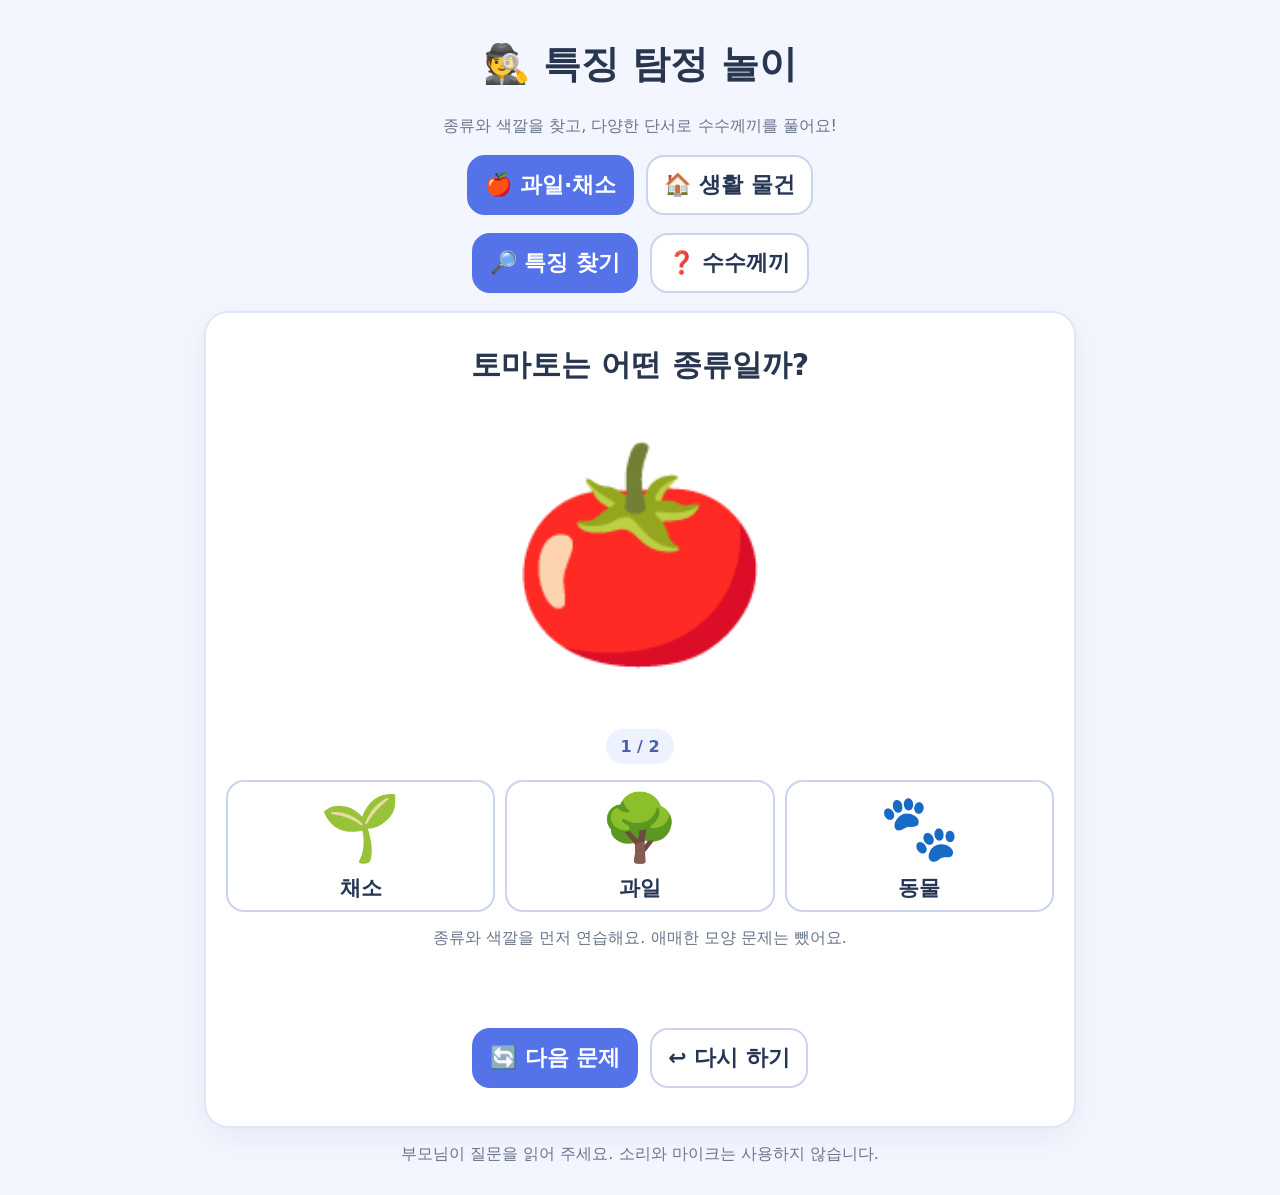
<file: feature-detective/index.html>
<!doctype html><html lang="ko"><head><meta charset="utf-8"><meta name="viewport" content="width=device-width,initial-scale=1"><title>특징 탐정 놀이 v6</title><style>*{box-sizing:border-box}body{margin:0;background:#f4f6ff;color:#293650;font-family:system-ui,-apple-system,sans-serif}main{max-width:900px;margin:auto;padding:14px}h1{text-align:center;font-size:clamp(26px,4vw,38px)}p{text-align:center;color:#69758b}.tabs,.controls{display:flex;justify-content:center;gap:12px;margin:18px 0;flex-wrap:wrap}button{cursor:pointer;font:750 clamp(16px,2.5vw,22px) system-ui;border:2px solid #cbd4ee;border-radius:18px;background:white;color:#263654;padding:13px 16px}button.active,.primary{background:#5573e9;color:white;border-color:#5573e9}.panel{background:white;border:2px solid #e1e6f7;border-radius:24px;padding:20px;box-shadow:0 10px 30px #1c2c6510}.prompt{text-align:center;font-size:clamp(22px,3vw,30px);font-weight:800;margin:12px 0}.picture{text-align:center;font-size:clamp(110px,22vw,210px);line-height:1.5}.choices,.quiz-grid{display:grid;grid-template-columns:repeat(3,minmax(0,1fr));gap:10px;margin:16px 0}.choice{min-height:100px;display:flex;align-items:center;justify-content:center;flex-direction:column;gap:8px;padding:8px}.visual{font-size:clamp(38px,6vw,65px)}.word{font-size:clamp(14px,2vw,21px);display:block}.correct{border-color:#35a06b!important;background:#eafff1!important}.wrong{border-color:#e58b8b!important;background:#fff2f2!important}.feedback{font-size:clamp(20px,3vw,28px);font-weight:850;min-height:45px;text-align:center;color:#257b50}.hidden{display:none!important}.riddle{background:#f1f5ff;border-radius:18px;padding:20px;text-align:center;font-weight:800;font-size:clamp(19px,3vw,27px);line-height:1.65;margin:18px 0}.riddle small{display:block;font-size:14px;font-weight:500;color:#69758b;margin-top:12px}.cover{text-align:center;background:#fff4d8;border-radius:18px;padding:25px;font-size:22px;font-weight:800}.cover button{display:block;margin:18px auto 0}.quiz-grid button{padding:10px 3px}.quiz-grid .object{font-size:clamp(50px,10vw,95px)}.hint{font-size:16px}.pill{display:inline-block;border-radius:20px;background:#eef1ff;padding:8px 14px;color:#4c60aa;font-weight:800}@media(max-width:540px){main{padding:9px}.panel{padding:10px}.choices,.quiz-grid{gap:6px}.tabs button{flex:1;padding:12px 5px}.choice{min-height:85px;padding:5px}} .object-photo{display:block;width:min(75%,330px);height:240px;object-fit:contain;margin:auto}.quiz-grid .object-photo{width:100%;height:95px;object-fit:contain}</style></head><body><main><h1>🕵️ 특징 탐정 놀이</h1><p>종류와 색깔을 찾고, 다양한 단서로 수수께끼를 풀어요!</p><div class="tabs"><button id="foodSection" class="active">🍎 과일·채소</button><button id="objectSection">🏠 생활 물건</button></div><div class="tabs"><button id="feature" class="active">🔎 특징 찾기</button><button id="riddle">❓ 수수께끼</button></div><div class="panel"><div id="game"></div><div class="feedback" id="feedback" aria-live="polite"></div><div class="controls"><button class="primary" id="next">🔄 다음 문제</button><button id="reset">↩️ 다시 하기</button></div></div><p>부모님이 질문을 읽어 주세요. 소리와 마이크는 사용하지 않습니다.</p></main><script>
const data=[
['토마토','🍅','채소','빨간색','빨갛고 동그란 채소야.','샐러드에도 넣고 케첩을 만들 때도 써.'],
['당근','🥕','채소','주황색','주황색이고 땅속에서 자라는 채소야.','아삭아삭하고 토끼가 먹는 것으로 유명해.'],
['오이','🥒','채소','초록색','초록색이고 길쭉한 채소야.','먹으면 아삭아삭하고 물이 많아.'],
['가지','🍆','채소','보라색','보라색 껍질을 가진 채소야.','익혀 먹으면 부드럽고 말랑말랑해.'],
['파프리카','🫑','채소','초록색','속이 비어 있고 씨가 들어 있는 채소야.','아삭아삭하고 빨강, 노랑, 초록 등 여러 색이 있어.'],
['사과','🍎','과일','빨간색','빨간색인 경우가 많은 동그란 과일이야.','아삭아삭하고 달콤해. 나무에서 자라는 열매야.'],
['바나나','🍌','과일','노란색','노란 껍질을 벗겨 먹는 과일이야.','길고 휘어 있고 속은 부드럽고 달콤해.'],
['오렌지','🍊','과일','주황색','주황색 껍질이 있는 과일이야.','껍질을 벗기면 여러 조각이 있고 새콤달콤해.'],
['딸기','🍓','과일','빨간색','빨갛고 겉에 작은 씨처럼 보이는 점들이 있어.','꼭지가 초록색이고 달콤한 과일이야.'],
['포도','🍇','과일','보라색','작고 둥근 알들이 여러 개 모여 있어.','한 알씩 떼어 먹는 달콤한 과일이야.'],
['레몬','🍋','과일','노란색','노란색 껍질을 가진 과일이야.','먹으면 아주 시고 레모네이드를 만들기도 해.'],
['수박','🍉','과일','초록색','겉은 초록색 줄무늬가 있고 아주 큰 과일이야.','잘라 보면 속이 빨갛고 물이 많아.']
 ];const objects=[
["드라이기", "💨", "욕실", "머리 말리기", "머리를 감고 나서 사용하는 물건이야.", "손으로 잡고 버튼을 누르면 따뜻한 바람이 나와.", "💨"],
["가위", "assets/images/scissors.jpg", "책상", "종이 자르기", "종이나 끈을 자를 때 사용해.", "구멍 두 개에 손가락을 넣고 벌렸다 오므렸다 해.", "✂️"],
["거울", "🪞", "욕실", "얼굴 비춰 보기", "세수하고 나서 내 얼굴을 볼 때 사용해.", "앞에 서면 내 모습이 그대로 비쳐 보여.", "🪞"],
["모자", "🧢", "현관", "머리에 쓰기", "밖에 나갈 때 머리 위에 쓰는 물건이야.", "앞쪽 챙이 햇빛을 가려 줘.", "🧢"],
["가방", "🎒", "현관", "물건 담아 메기", "어린이집에 갈 때 준비물을 넣어.", "끈이 두 개 있어서 등에 메고 다녀.", "🎒"],
["세탁기", "🧺", "세탁실", "옷 빨기", "더러워진 옷을 깨끗하게 해 줘.", "물과 세제를 넣고 버튼을 누르면 안에서 빙글빙글 돌아.", "🧺"],
["머리빗", "🪮", "욕실", "머리 빗기", "머리카락이 엉켰을 때 사용해.", "가느다란 빗살이 여러 개 나란히 있어.", "🪮"],
["칫솔", "🪥", "욕실", "이 닦기", "밥을 먹고 나서 이를 닦을 때 사용해.", "긴 손잡이 끝에 작은 솔이 달려 있어.", "🪥"],
["치약", "🦷", "욕실", "이 닦기", "이를 닦을 때 솔 위에 조금 짜서 써.", "튜브를 꾹 누르면 나오고 입 안이 시원해져.", "🦷"],
["수건", "assets/images/towel.jpg", "욕실", "물기 닦기", "손을 씻거나 목욕한 뒤 물기를 닦아.", "보송보송하고 부드러운 천이야.", "🧻"],
["비누", "🧼", "욕실", "손 씻기", "손을 씻을 때 사용해.", "물을 묻혀 문지르면 하얀 거품이 나.", "🧼"],
["우산", "assets/images/umbrella.jpg", "현관", "비 피하기", "비 오는 날 밖에 나갈 때 사용해.", "펼쳐서 머리 위에 들면 빗방울을 막아 줘.", "☂️"],
["신발", "assets/images/sneakers.jpg", "현관", "발에 신기", "밖에 나갈 때 현관에서 발에 신어.", "끈이나 찍찍이가 있고 걸을 때 발을 보호해 줘.", "👟"],
["양말", "🧦", "옷장", "발에 신기", "발을 감싸는 부드러운 천이야.", "신발을 신기 전에 먼저 신고, 두 짝이 한 켤레야.", "🧦"],
["숟가락", "assets/images/spoon.jpg", "주방", "음식 떠먹기", "밥이나 국을 떠먹을 때 사용해.", "끝이 동그랗고 오목하게 파여 있어.", "🥄"],
["젓가락", "🥢", "주방", "음식 집기", "반찬을 집어 먹을 때 사용해.", "길쭉한 막대 두 개를 한 손으로 함께 움직여.", "🥢"],
["컵", "assets/images/cup.jpg", "주방", "물 마시기", "물이나 우유를 따라 마실 때 사용해.", "손으로 들고 입에 대고 마셔.", "🥛"],
["접시", "🍽️", "주방", "음식 담기", "음식을 올려놓는 그릇이야.", "넓고 납작하고 동그랗게 생겼어.", "🍽️"],
["냉장고", "🧊", "주방", "음식 차갑게 보관하기", "주방에 있는 커다란 상자 같은 가전제품이야.", "문을 열면 시원하고, 우유와 반찬이 들어 있어.", "🧊"],
["전자레인지", "assets/images/microwave.jpg", "주방", "음식 데우기", "차가운 음식을 따뜻하게 데워 줘.", "음식을 넣고 문을 닫은 뒤 버튼을 누르면 안에서 접시가 빙글빙글 돌아.", "📦"],
["베개", "🛏️", "침실", "머리 받치고 자기", "잠을 잘 때 머리를 올려놓는 물건이야.", "말랑말랑하고 푹신해.", "🛏️"],
["이불", "🛌", "침실", "몸 덮고 자기", "잠을 잘 때 몸 위에 덮어.", "크고 포근해서 덮으면 따뜻해.", "🛌"],
["시계", "assets/images/clock.jpg", "거실", "시간 확인하기", "지금 몇 시인지 알려 줘.", "동그란 판에 숫자가 있고 바늘이 빙글빙글 돌아.", "🕒"],
["리모컨", "assets/images/remote-control.jpg", "거실", "텔레비전 조작하기", "멀리서 텔레비전을 켜고 끌 때 사용해.", "손에 쥐는 작은 물건이고 버튼이 많아.", "🎛️"]
];let section='food';let mode='feature',index=0,step=0,done=false;const $=x=>document.getElementById(x);const cats=[['과일','🌳'],['채소','🌱'],['동물','🐾']];const colors=[['빨간색','#ed4d4d'],['주황색','#f89b28'],['노란색','#f1ce38'],['초록색','#3dbb68'],['보라색','#9659bf']];function shuffle(a){a=[...a];for(let i=a.length-1;i>0;i--){let j=Math.floor(Math.random()*(i+1));[a[i],a[j]]=[a[j],a[i]]}return a}function art(x){return x[1].endsWith('.jpg')?'<img class="object-photo" src="'+x[1]+'" alt="'+x[0]+'" onerror="this.replaceWith(document.createTextNode(\''+(x[6]||'❓')+'\'))">':'<span class="object">'+x[1]+'</span>'}function josa(w){const c=w.charCodeAt(w.length-1)-44032;return c>=0&&c<11172&&c%28?'은':'는'}function current(){return section==='food'?data:objects}function render(){const x=current()[index];$('foodSection').classList.toggle('active',section==='food');$('objectSection').classList.toggle('active',section==='object');$('feature').classList.toggle('active',mode==='feature');$('riddle').classList.toggle('active',mode==='riddle');$('feedback').textContent='';if(mode==='feature'){const cat=step===0;const obj=section==='object';const locations=['욕실','책상','현관','세탁실','옷장','주방','침실','거실'];const purposes=[...new Set(objects.map(y=>y[3]))];const opts=obj?(cat?locations.map(y=>[y,'🏠']):purposes.map(y=>[y,'✨'])):(cat?cats:colors);const answer=cat?x[2]:x[3];const choices=shuffle([opts.find(y=>y[0]===answer),...shuffle(opts.filter(y=>y[0]!==answer)).slice(0,2)]);$('game').innerHTML='<div class="prompt">'+x[0]+josa(x[0])+' '+(obj?(cat?'주로 어디에서 볼까?':'무엇을 할 때 사용할까?'):(cat?'어떤 종류일까?':'무슨 색깔일까?'))+'</div><div class="picture">'+art(x)+'</div><p><span class="pill">'+(step+1)+' / 2</span></p><div class="choices">'+choices.map(y=>'<button class="choice" data-answer="'+y[0]+'"><span class="visual" '+(cat?'':'style="color:'+y[1]+'"')+'>'+(obj?(cat?'🏠':'✨'):(cat?y[1]:'●'))+'</span><span class="word">'+y[0]+'</span></button>').join('')+'</div><p class="hint">종류와 색깔을 먼저 연습해요. 애매한 모양 문제는 뺐어요.</p>'}else{const opts=shuffle([x,...shuffle(current().filter(y=>y!==x&&(section==='object'?y[3]!==x[3]:y[2]===x[2]))).slice(0,2)]);$('game').innerHTML='<div class="prompt">누구일까? 무엇일까?</div><div class="riddle">'+x[4]+'<div>'+x[5]+'</div><small>부모님이 단서를 읽어 주세요</small></div><div id="answers" class="quiz-grid hidden">'+opts.map(y=>'<button data-answer="'+y[0]+'">'+art(y)+'<span class="word">'+y[0]+'</span></button>').join('')+'</div><div id="cover" class="cover">🧠 그림 없이 먼저 생각하고 말해 보세요!<button id="showHint">👀 그림 단서 보기</button></div><p id="hideHint" class="hidden"><button>🙈 그림 다시 가리기</button></p>';$('showHint').onclick=toggleHint;$('hideHint').onclick=toggleHint}document.querySelectorAll('[data-answer]').forEach(b=>b.onclick=()=>pick(b))}
function toggleHint(){$('answers').classList.toggle('hidden');$('cover').classList.toggle('hidden');$('hideHint').classList.toggle('hidden')}function pick(b){if(done)return;const x=current()[index];const correct=mode==='riddle'?x[0]:step===0?x[2]:x[3];document.querySelectorAll('[data-answer]').forEach(y=>y.classList.remove('wrong'));if(b.dataset.answer!==correct){b.classList.add('wrong');$('feedback').textContent='다시 생각해 보자! 💛';return}b.classList.add('correct');$('feedback').textContent='잘했어! 최고야! ⭐';done=true;if(mode==='feature'&&step===0)setTimeout(()=>{step=1;done=false;render()},1050)}function next(){index=(index+1)%current().length;step=0;done=false;render()}function reset(){index=0;step=0;done=false;render()}$('foodSection').onclick=()=>{section='food';reset()};$('objectSection').onclick=()=>{section='object';reset()};$('feature').onclick=()=>{mode='feature';reset()};$('riddle').onclick=()=>{mode='riddle';reset()};$('next').onclick=next;$('reset').onclick=reset;render();</script></body></html>
</file>
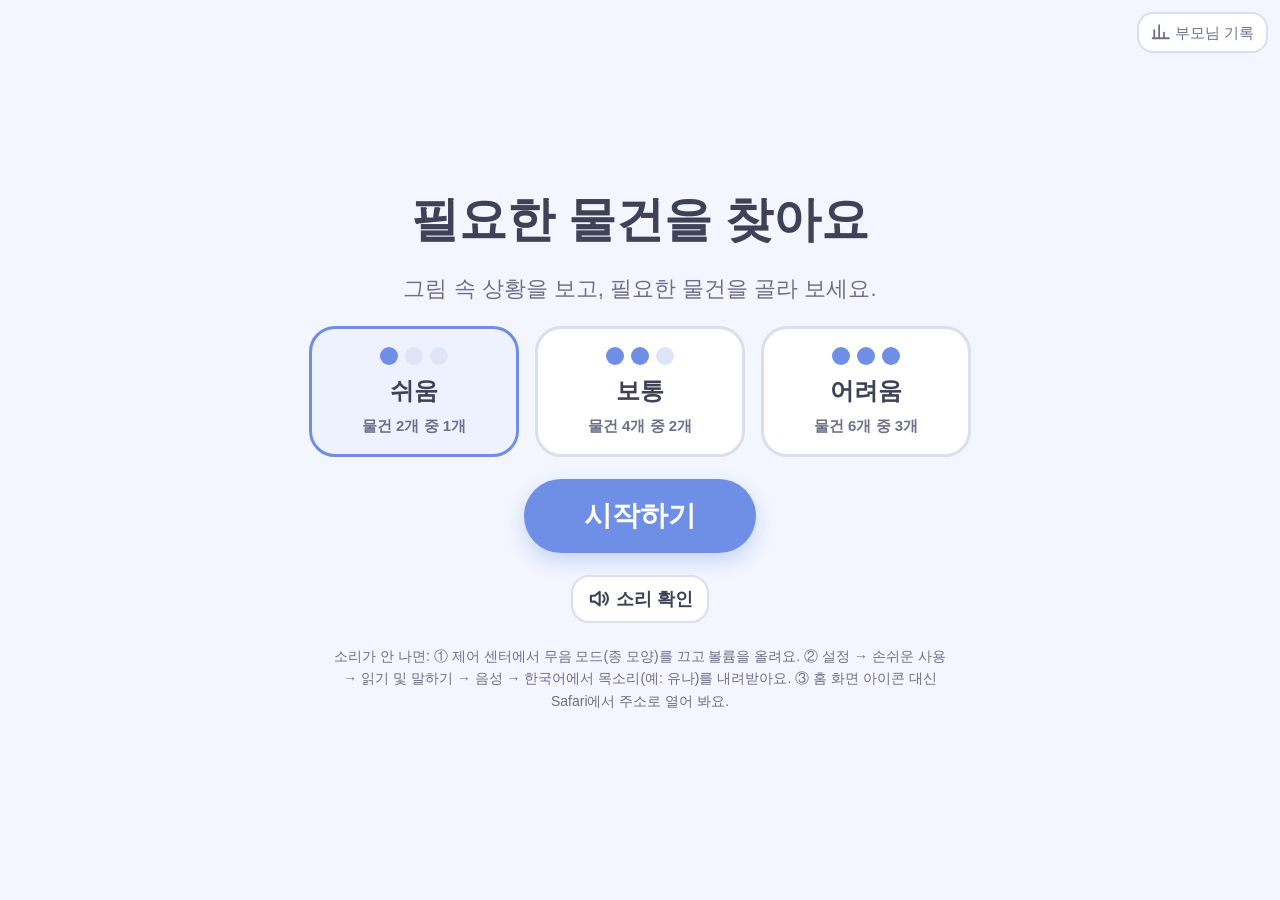
<file: situation-game/index.html>
<!doctype html>
<html lang="ko">
<head>
<meta charset="utf-8">
<meta name="viewport" content="width=device-width,initial-scale=1,viewport-fit=cover">
<meta name="apple-mobile-web-app-capable" content="yes">
<title>필요한 물건을 찾아요</title>
<link rel="stylesheet" href="style.css?v=3">
</head>
<body>
<svg width="0" height="0" style="position:absolute" aria-hidden="true">
  <symbol id="i-speak" viewBox="0 0 24 24"><path d="M4 9h4l5-4v14l-5-4H4z"/><path d="M16.5 8.5a5 5 0 0 1 0 7"/><path d="M19 6a8.5 8.5 0 0 1 0 12"/></symbol>
  <symbol id="i-bulb" viewBox="0 0 24 24"><path d="M9 18h6M10 21h4"/><path d="M12 3a6 6 0 0 0-3.6 10.8c.7.6 1.1 1.4 1.1 2.2h5c0-.8.4-1.6 1.1-2.2A6 6 0 0 0 12 3z"/></symbol>
  <symbol id="i-home" viewBox="0 0 24 24"><path d="M4 11l8-7 8 7"/><path d="M6 10v10h12V10"/></symbol>
  <symbol id="i-next" viewBox="0 0 24 24"><path d="M5 12h13M13 6l6 6-6 6"/></symbol>
  <symbol id="i-check" viewBox="0 0 24 24"><path d="M5 12.5l4.5 4.5L19 7"/></symbol>
  <symbol id="i-chart" viewBox="0 0 24 24"><path d="M4 20V10M10 20V4M16 20v-7M22 20H2"/></symbol>
  <symbol id="i-star" viewBox="0 0 24 24"><path d="M12 2.8l2.8 5.8 6.3.9-4.6 4.4 1.1 6.3L12 17.2l-5.6 3 1.1-6.3L2.9 9.5l6.3-.9z" fill="#ffd36b" stroke="#e0a73a"/></symbol>
</svg>

<section id="start">
  <h1>필요한 물건을 찾아요</h1>
  <p>그림 속 상황을 보고, 필요한 물건을 골라 보세요.</p>
  <div class="levels" id="levels"></div>
  <button class="go" id="go">시작하기</button>
  <button class="iconbtn" id="soundCheck"><svg class="ic"><use href="#i-speak"/></svg><span>소리 확인</span></button>
  <p class="soundinfo hidden" id="soundInfo"></p>
  <p class="soundhelp">소리가 안 나면: ① 제어 센터에서 무음 모드(종 모양)를 끄고 볼륨을 올려요.
  ② 설정 → 손쉬운 사용 → 읽기 및 말하기 → 음성 → 한국어에서 목소리(예: 유나)를 내려받아요.
  ③ 홈 화면 아이콘 대신 Safari에서 주소로 열어 봐요.</p>
  <button class="parentbtn" id="openReport1"><svg class="ic"><use href="#i-chart"/></svg> 부모님 기록</button>
</section>

<section id="game" class="hidden">
  <div class="top">
    <button class="iconbtn" id="home" aria-label="처음으로"><svg class="ic"><use href="#i-home"/></svg></button>
    <div class="round" id="round"></div>
    <div class="spacer"></div>
    <button class="iconbtn" id="openReport2" aria-label="부모님 기록"><svg class="ic"><use href="#i-chart"/></svg></button>
  </div>
  <div class="main">
    <div class="panel left">
      <div class="scene" id="scene"><img id="sceneImg" alt=""></div>
      <div class="story">
        <div class="txt"><span class="ttl" id="title"></span><span id="storyText"></span></div>
        <button class="speak" id="speak" aria-label="다시 듣기"><svg class="ic"><use href="#i-speak"/></svg></button>
      </div>
    </div>
    <div class="panel right">
      <div class="question" id="question"></div>
      <div class="cards" id="cards"></div>
    </div>
  </div>
  <div class="bottom">
    <button class="iconbtn hint" id="hint"><svg class="ic"><use href="#i-bulb"/></svg><span>도와줘요</span></button>
    <div class="feedback" id="feedback" aria-live="polite"></div>
    <button class="next hidden" id="next">다음 <svg class="ic"><use href="#i-next"/></svg></button>
  </div>
</section>

<section id="done" class="hidden">
  <div class="stars"><svg><use href="#i-star"/></svg><svg><use href="#i-star"/></svg><svg><use href="#i-star"/></svg></div>
  <h2>모두 찾았어요! 정말 잘했어요!</h2>
  <button class="go" id="again">한 번 더 하기</button>
  <button class="iconbtn" id="home2"><svg class="ic"><use href="#i-home"/></svg><span>처음으로</span></button>
</section>

<div id="report" class="hidden">
  <div class="box">
    <h2>부모님 학습 기록</h2>
    <p class="note">이 기기(아이패드)에만 저장됩니다. 아이 화면에는 점수를 보여 주지 않아요.</p>
    <div id="reportBody"></div>
    <div class="row">
      <button id="toggleNames">물건 이름 숨기기</button>
      <button id="clearLog">기록 지우기</button>
      <button id="closeReport"><b>닫기</b></button>
    </div>
  </div>
</div>

<script src="data.js?v=2"></script>
<script src="game.js?v=4"></script>
</body>
</html>
</file>
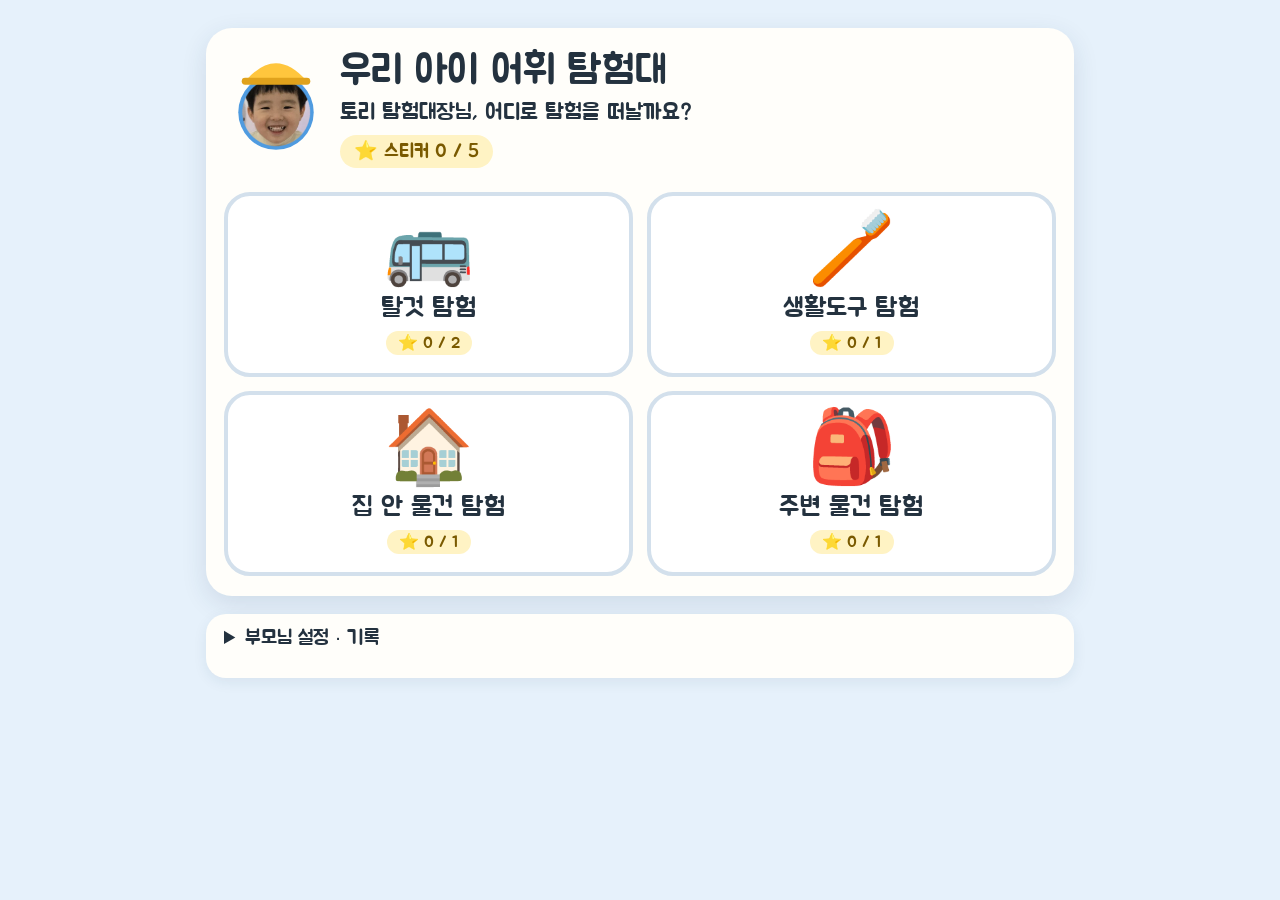
<file: word-game/index.html>
<!DOCTYPE html>
<html lang="ko">
<head>
<meta charset="utf-8">
<meta name="viewport" content="width=device-width, initial-scale=1">
<title>우리 아이 어휘 탐험대</title>
<link rel="preconnect" href="https://fonts.googleapis.com">
<link rel="preconnect" href="https://fonts.gstatic.com" crossorigin>
<link href="https://fonts.googleapis.com/css2?family=Jua&family=Gowun+Dodum&display=swap" rel="stylesheet">
<style>
:root{
  /* 카테고리 → 사물 → 숫자 1·2·3·4 단계 + 퀴즈. 하늘색 바탕에 노란 버튼, 탈것 놀이터 느낌 */
  --bg:#e6f1fb;
  --paper:#fffefa;
  --ink:#24323f;
  --muted:#5e6d7a;
  --accent:#2f7fc1;
  --sun:#ffc63d;
  --good:#2e9e62;
  --line:#d3e0ec;
  --display:'Jua','Apple SD Gothic Neo','Malgun Gothic',sans-serif;
  --body:'Gowun Dodum','Apple SD Gothic Neo','Malgun Gothic',sans-serif;
  color-scheme:light;
}
*{box-sizing:border-box}
html,body{margin:0}
body{background:var(--bg);color:var(--ink);font-family:var(--body);-webkit-tap-highlight-color:transparent}
.wrap{max-width:900px;margin:0 auto;padding:16px 16px 40px}
button{font:inherit;color:inherit}
.btn{font-family:var(--display);font-size:clamp(18px,3.8vw,22px);border:none;border-radius:999px;padding:12px 22px;cursor:pointer;background:#e4ebf2;color:var(--ink);min-height:52px}
.btn:focus-visible,.card:focus-visible,.num:focus-visible,.qt:focus-visible,.pick:focus-visible,.listen:focus-visible,a:focus-visible,input:focus-visible,select:focus-visible{outline:4px solid var(--accent);outline-offset:3px}
.btn-next{background:var(--accent);color:#fff;min-width:130px}
.btn-next:disabled{background:#cfd8df;color:#738088;cursor:not-allowed}
.btn-sun{background:var(--sun);color:#3d2c00}
.btn.mini{font-size:16px;padding:8px 14px;min-height:44px}
.btn.big{font-size:clamp(22px,4.6vw,28px);padding:16px 30px}
.pulse{animation:pulse 1.2s ease-in-out infinite}
.topbar{display:flex;align-items:center;justify-content:space-between;gap:10px;margin-bottom:12px;flex-wrap:wrap}
.pill{display:inline-flex;align-items:center;gap:6px;font-family:var(--display);font-size:19px;background:#fff;border-radius:999px;padding:10px 16px;text-decoration:none;color:var(--ink);box-shadow:0 3px 0 var(--line);border:none;cursor:pointer;min-height:48px}
.panel{background:var(--paper);border-radius:26px;box-shadow:0 8px 26px rgba(30,60,90,.12);overflow:hidden}
h1{font-family:var(--display);font-weight:400;font-size:clamp(28px,6vw,40px);margin:0;text-wrap:balance}
h2.zone{font-family:var(--display);font-weight:400;font-size:clamp(20px,4vw,26px);margin:10px 20px 8px}
.say{font-family:var(--display);font-size:clamp(22px,4.8vw,30px);line-height:1.5;margin:0;word-break:keep-all}
.say .big{font-size:1.25em;color:#b35c00}
.hiddenTxt{color:var(--muted)}
.small{font-size:16px;color:var(--muted);line-height:1.6}
.chip{display:inline-block;font-family:var(--display);font-size:16px;background:#fff0c2;color:#6b4c00;border-radius:999px;padding:3px 12px;margin-bottom:8px}
.qtext{padding:18px 22px 8px}
.controls{display:flex;justify-content:space-between;align-items:center;gap:10px;padding:12px 18px 18px;flex-wrap:wrap}
.note{margin:0 18px 10px;font-size:15px;color:#6e4e00;background:#fff3cf;border-radius:12px;padding:8px 12px;line-height:1.6}
.feedback{margin:0 18px 8px;padding:12px 16px;border-radius:16px;font-family:var(--display);font-size:clamp(18px,4vw,23px);line-height:1.45;word-break:keep-all}
.fb-good{background:#e5f6ec;color:#1b6640}
.fb-hint{background:#fff3cf;color:#6e4e00}

/* 첫 화면 */
.hero{display:flex;align-items:center;gap:16px;padding:18px 22px}
.avatar{width:96px;height:96px;flex:none}
.count{font-family:var(--display);font-size:19px;color:#7a5a00;background:#fff3c4;border-radius:999px;padding:4px 14px;display:inline-block;margin-top:6px}
.cats{display:grid;grid-template-columns:repeat(2,1fr);gap:14px;padding:6px 18px 20px}
.cat{border:4px solid var(--line);background:#fff;border-radius:26px;padding:18px 10px;min-height:170px;cursor:pointer;display:flex;flex-direction:column;align-items:center;justify-content:center;gap:6px;font-family:var(--display);font-size:clamp(20px,4.2vw,26px)}
.cat .ic{font-size:clamp(52px,10vw,72px);line-height:1}
.cat .cnt{font-size:16px;color:#7a5a00;background:#fff3c4;border-radius:999px;padding:2px 12px}
.grid{display:grid;grid-template-columns:repeat(auto-fill,minmax(170px,1fr));gap:14px;padding:4px 18px 20px}
.card{position:relative;display:flex;flex-direction:column;align-items:center;gap:8px;background:#fff;border:4px solid var(--line);border-radius:24px;padding:12px 8px 14px;cursor:pointer}
.card img{width:130px;height:130px;border-radius:20px;object-fit:cover}
.card .ph{width:130px;height:130px;border-radius:20px;border:3px dashed #b9c7d4;display:flex;align-items:center;justify-content:center;text-align:center;font-size:15px;color:var(--muted);padding:8px}
.card .nm{font-family:var(--display);font-size:22px}
.card.got{border-color:#f2c94c;background:#fffaea}
.badge{position:absolute;top:6px;right:8px;font-size:30px}

/* 사물 학습 */
.hubhead{display:flex;gap:14px;align-items:center;padding:18px 20px 6px}
.hubhead img{width:90px;height:90px;border-radius:20px;object-fit:cover;border:4px solid #fff;box-shadow:0 2px 8px rgba(0,0,0,.15)}
.parts{display:flex;gap:10px;flex-wrap:wrap;padding:6px 20px}
.partbtn{font-family:var(--display);font-size:19px;border:3px solid var(--line);background:#fff;border-radius:999px;padding:8px 16px;min-height:48px;cursor:pointer}
.partbtn.on{border-color:var(--accent);background:#e3f0fb}
.nums{display:grid;grid-template-columns:repeat(4,1fr);gap:12px;padding:12px 18px 6px}
.num{position:relative;border:4px solid var(--line);background:#fff;border-radius:24px;padding:12px 6px;min-height:150px;cursor:pointer;display:flex;flex-direction:column;align-items:center;justify-content:center;gap:4px;font-family:var(--display)}
.num .n{font-size:clamp(44px,9vw,64px);line-height:1;color:var(--accent)}
.num .ic{font-size:28px}.num .t{font-size:clamp(15px,3.2vw,20px);word-break:keep-all;text-align:center}
.num.done{border-color:#f2c94c;background:#fffaea}
.num .st{position:absolute;top:6px;right:10px;font-size:22px}
.num:disabled{opacity:.45;cursor:not-allowed}
.qtypes{display:grid;grid-template-columns:repeat(3,1fr);gap:10px;padding:0 18px 20px}
.qt{border:3px solid var(--line);background:#fff;border-radius:18px;padding:12px 6px;min-height:96px;cursor:pointer;font-family:var(--display);font-size:clamp(15px,3.2vw,19px);display:flex;flex-direction:column;align-items:center;gap:4px;word-break:keep-all;text-align:center}
.qt .ic{font-size:30px}.qt.done{border-color:#f2c94c;background:#fffaea}
.qt:disabled{opacity:.45;cursor:not-allowed}
.photowrap{margin:6px 18px 8px;border-radius:20px;overflow:hidden;background:#e9eef3;display:flex;justify-content:center}
.wsvg{display:block;width:100%;height:auto;max-height:58vh;touch-action:manipulation}
.photowrap.small .wsvg{max-height:34vh}
.plabel{font-family:var(--display);fill:#fff;stroke:#24323f;stroke-width:5px;paint-order:stroke}
.glow{animation:glow 1.2s ease-in-out infinite}
.missing{margin:12px 18px;padding:18px;border:3px dashed #b9c7d4;border-radius:18px;text-align:center;color:var(--muted);font-size:17px;line-height:1.6}
.missing code{background:#eef3f8;border-radius:6px;padding:2px 6px}

/* 퀴즈 보기 */
.bopts{display:grid;grid-template-columns:repeat(auto-fit,minmax(150px,1fr));gap:14px;padding:6px 18px 14px}
.bopt{display:flex;flex-direction:column;gap:6px;border:4px solid var(--line);background:#fff;border-radius:22px;padding:8px}
.bopt.right{border-color:var(--good);background:#e5f6ec}
.bopt.tried{background:#f3f5f7}
.bopt .pick{border:none;background:transparent;cursor:pointer;display:flex;flex-direction:column;align-items:center;gap:6px;min-height:110px;justify-content:center;font-family:var(--display);color:var(--ink)}
.bopt .pick .n{font-size:clamp(40px,8vw,56px);line-height:1;color:var(--accent)}
.bopt .pick .w{font-size:clamp(18px,4vw,24px);word-break:keep-all;text-align:center}
.bopt .listen{border:none;border-radius:999px;background:#fff3c4;font-family:var(--display);font-size:16px;padding:8px;cursor:pointer;min-height:44px}
.saybtns{display:flex;flex-wrap:wrap;gap:12px;justify-content:center;padding:0 18px 20px}

/* 칭찬 */
.star{position:fixed;font-size:30px;color:var(--sun);pointer-events:none;text-shadow:0 1px 0 #d99a00;animation:pop 1.4s ease-out forwards;z-index:5}
.praise{position:fixed;left:50%;top:40%;transform:translate(-50%,-50%);z-index:20;background:#fff;border-radius:28px;padding:18px 28px;box-shadow:0 10px 30px rgba(0,0,0,.25);display:flex;align-items:center;gap:14px;font-family:var(--display);font-size:clamp(24px,5vw,34px);animation:praise 2.2s ease-out forwards;pointer-events:none}
.praise .avatar{width:80px;height:80px;animation:hop .5s ease-in-out 3}
.sticker{position:relative;width:min(280px,66vw);aspect-ratio:1;margin:18px auto 6px;border-radius:50%;background:radial-gradient(circle,#fff7cf 0 60%,#ffd96b 61% 100%);display:grid;place-items:center;animation:spin-in .8s ease-out}
.sticker img{width:76%;aspect-ratio:1;border-radius:50%;object-fit:cover;border:6px solid #fff}
.sticker .st{position:absolute;bottom:-6px;right:6px;font-size:60px}

/* 부모님 */
details.parent{margin-top:18px;background:var(--paper);border-radius:20px;padding:12px 18px;box-shadow:0 4px 14px rgba(30,60,90,.08)}
details.parent summary{font-family:var(--display);font-size:20px;cursor:pointer;min-height:40px}
.form{display:grid;gap:12px;margin:12px 0}
.field{display:grid;gap:6px;font-size:16px;color:var(--muted)}
.field input[type=text]{font-family:var(--display);font-size:22px;padding:8px 12px;border-radius:12px;border:3px solid var(--line);max-width:260px;color:var(--ink);background:#fff}
.check{display:flex;align-items:center;gap:10px;font-size:17px}
.check input{width:22px;height:22px}
.seg{display:flex;gap:8px;flex-wrap:wrap}
.seg button{font-family:var(--display);font-size:18px;border:3px solid var(--line);background:#fff;border-radius:999px;padding:6px 16px;cursor:pointer;min-height:44px}
.seg button[aria-pressed="true"]{border-color:var(--accent);background:#e3f0fb}
select{font-family:var(--body);font-size:17px;padding:8px 10px;border-radius:12px;border:3px solid var(--line);background:#fff;color:var(--ink);max-width:100%}
.testrow{display:flex;flex-wrap:wrap;gap:10px}
.vbox{background:#fff;border:2px solid var(--line);border-radius:14px;padding:10px 14px;color:var(--ink)}
.vs{margin:0;padding-left:18px;font-size:15px;line-height:1.7}
.diag{margin:8px 0 0;font-size:15px;line-height:1.6;background:#fff6d6;border-radius:10px;padding:8px 10px}
.vlog summary{cursor:pointer;font-size:14px;color:var(--muted);margin-top:6px}
.vlog pre{white-space:pre-wrap;font-size:12px;margin:6px 0 0;color:var(--muted)}
.soundfix{position:fixed;left:50%;bottom:20px;transform:translateX(-50%);z-index:10;font-family:var(--display);font-size:22px;border:none;border-radius:999px;padding:14px 26px;background:#ff8f3d;color:#fff;box-shadow:0 6px 18px rgba(0,0,0,.25);cursor:pointer}
.soundfix[hidden]{display:none}
table{width:100%;border-collapse:collapse;font-size:15px}
th,td{text-align:left;padding:8px 6px;border-top:1px solid var(--line)}
th{font-weight:600;color:var(--muted)}
.tag{font-family:var(--display);font-size:14px;border-radius:999px;padding:3px 10px;white-space:nowrap}
.t1{background:#dff3e7;color:#1b6640}.t2{background:#fff0c7;color:#6e4e00}.t3{background:#fde0d8;color:#8a3a22}.t0{background:#eee;color:#888}

/* 터치 영역 만들기 (보호자용) */
.ed svg{touch-action:none;cursor:crosshair}
.ed .row{display:flex;gap:10px;flex-wrap:wrap;align-items:center;padding:8px 18px}
.ed textarea{width:100%;min-height:110px;font-size:13px;font-family:ui-monospace,Menlo,monospace;border-radius:12px;border:2px solid var(--line);padding:8px}
.ed .targets{display:flex;gap:8px;flex-wrap:wrap;padding:6px 18px}
.ed .tbtn{font-family:var(--display);font-size:17px;border:3px solid var(--line);background:#fff;border-radius:999px;padding:6px 14px;cursor:pointer;min-height:44px}
.ed .tbtn.on{border-color:var(--accent);background:#e3f0fb}
.ed .tbtn.set::after{content:' ✔';color:var(--good)}

@keyframes pulse{0%,100%{transform:scale(1)}50%{transform:scale(1.07)}}
@keyframes glow{0%,100%{stroke-opacity:1}50%{stroke-opacity:.45}}
@keyframes pop{0%{transform:translateY(0) scale(.4);opacity:1}100%{transform:translateY(-110px) scale(1.2);opacity:0}}
@keyframes praise{0%{opacity:0;transform:translate(-50%,-40%) scale(.7)}15%{opacity:1;transform:translate(-50%,-50%) scale(1.05)}80%{opacity:1}100%{opacity:0;transform:translate(-50%,-55%) scale(1)}}
@keyframes hop{0%,100%{transform:translateY(0)}50%{transform:translateY(-14px)}}
@keyframes spin-in{from{transform:rotate(-180deg) scale(.2)}to{transform:rotate(0) scale(1)}}
@media (prefers-reduced-motion: reduce){*{animation:none!important;transition:none!important}}
@media (max-width:560px){.nums{grid-template-columns:1fr 1fr}.qtypes{grid-template-columns:1fr}.cats{grid-template-columns:1fr 1fr}.cat{min-height:140px}.grid{grid-template-columns:1fr 1fr}.card img,.card .ph{width:110px;height:110px}}
@media (orientation:landscape) and (min-width:900px){.wsvg{max-height:62vh}}
</style>
</head>
<body>
<main class="wrap" id="app"></main>
<script src="words.js"></script>
<script>
/* ---------- 데이터 ---------- */
const DATA = window.WORD_DATA || {categories:[], items:[], wordInfo:{}};
const FACE = '[data-uri]';
const itemById = Object.fromEntries(DATA.items.map(it => [it.id, it]));

/* ---------- 저장 (이 기기에만) ---------- */
const KEY = 'wordExplorer.v1';
let store = {name:'토리', autoRead:true, nOpts:2, voiceURI:'', textMode:'voice', stickers:{}, prog:{}, quiz:{}, overrides:{}};
try{ const s = JSON.parse(localStorage.getItem(KEY) || 'null'); if (s) store = Object.assign(store, s); }catch(e){}
function save(){ try{ localStorage.setItem(KEY, JSON.stringify(store)); }catch(e){} }

/* ---------- 글자 도우미 ---------- */
function hasBatchim(w){ const c=w.charCodeAt(w.length-1); if(c<0xAC00||c>0xD7A3) return false; return (c-0xAC00)%28!==0; }
function nm(){ const n = store.name || '토리'; return hasBatchim(n) ? n+'이' : n; }
function voc(){ const n = store.name || '토리'; if (hasBatchim(n)) return n+'아'; if (n.length>=2 && n.endsWith('이') && hasBatchim(n.slice(0,-1))) return n.slice(0,-1)+'아'; return n+'야'; }
function iy(w){ return hasBatchim(w) ? '이야' : '야'; }
function eun(w){ return w + (hasBatchim(w) ? '은' : '는'); }
function iga(w){ return w + (hasBatchim(w) ? '이' : '가'); }
function esc(s){ return String(s).replace(/[&<>"]/g, c => ({'&':'&amp;','<':'&lt;','>':'&gt;','"':'&quot;'}[c])); }
function shuffle(a){ a = a.slice(); for (let i=a.length-1;i>0;i--){ const j=Math.floor(Math.random()*(i+1)); [a[i],a[j]]=[a[j],a[i]]; } return a; }
function today(){ return new Date().toISOString().slice(0,10); }

/* ---------- 읽어주기 (아이패드 Safari 대응) ----------
   원칙
   1) 말하기는 아이가 누른 그 순간(클릭 처리 안)에서 바로 speechSynthesis.speak()를 불러요.
   2) 아이패드에서는 앞 말이 실제로 남아 있을 때만 cancel()하고, 기다리는 타이머 없이 바로 말해요.
   3) 시작 신호(onstart)가 안 오면 한 번만 다시 시도하고, 그래도 안 되면 '소리 켜기' 버튼을 띄워요.
   4) 모든 시작·끝·오류 신호는 부모님 설정의 '음성 상태'에 기록돼요. */
const hasTTS = ('speechSynthesis' in window) && ('SpeechSynthesisUtterance' in window);
const isIOS = /iPad|iPhone|iPod/.test(navigator.userAgent) || (navigator.platform === 'MacIntel' && navigator.maxTouchPoints > 1);
const V = {
  voices: [], koVoices: [], chosen: null, bad: new Set(),
  gesture: false, silentUnlock: 'none',   // none | trying | ok | failed | skipped
  everStarted: false, last: null, log: [], diag: ''
};
let uttSeq = 0, currentUtt = null, startWatch = null;

function vlog(msg){
  const t = new Date().toTimeString().slice(0,8);
  V.log.unshift(`${t} ${msg}`); if (V.log.length > 14) V.log.length = 14;
  updateVoiceStatus();
}
function isKo(v){ return !!(v && v.lang && v.lang.toLowerCase().replace('_','-').startsWith('ko')); }
function rankVoice(v){
  const n = (v.name || '').toLowerCase(); let s = 0;
  if (v.lang.toLowerCase().replace('_','-') === 'ko-kr') s += 4;
  if (v.localService) s += 3;          // 기기에 설치된 목소리
  if (v.default) s += 2;
  if (/yuna|유나/.test(n)) s += 2;      // 아이패드 기본 한국어 목소리
  if (/enhanced|premium|고급|향상/.test(n)) s -= 3;   // 내려받지 않았으면 소리가 안 나는 경우가 있어 뒤로
  return s;
}
function loadVoices(){
  if (!hasTTS) return;
  try{
    V.voices = speechSynthesis.getVoices() || [];
    V.koVoices = V.voices.filter(isKo).sort((a,b) => rankVoice(b) - rankVoice(a));
    const want = store.voiceURI;
    V.chosen = (want && V.koVoices.find(v => v.voiceURI === want)) || V.koVoices[0] || null;
  }catch(e){ V.log.unshift('목소리 목록 오류: ' + e.message); }
  updateVoiceStatus();
}
if (hasTTS){
  loadVoices();
  try{ speechSynthesis.addEventListener('voiceschanged', loadVoices); }catch(e){}
  /* Safari는 목소리 목록을 늦게 주는 경우가 있어 몇 번 더 확인 (말하기와는 무관한 타이머) */
  [400, 1200, 3000].forEach(ms => setTimeout(() => { if (!V.koVoices.length) loadVoices(); }, ms));
}
function voiceFor(){
  const v = V.chosen;
  return (v && !V.bad.has(v.voiceURI)) ? v : null;
}
function makeUtt(text, opt){
  opt = opt || {};
  const u = new SpeechSynthesisUtterance(text);
  u.lang = 'ko-KR';
  const v = opt.noVoice ? null : voiceFor();
  if (v) u.voice = v;
  u.rate = 0.85; u.pitch = 1.1; u.volume = 1;
  const rec = {id: ++uttSeq, text, status:'요청함', error:'', voice: v ? v.name : '기본 한국어(ko-KR)', voiceURI: v ? v.voiceURI : '', tReq: Date.now(), tStart: 0};
  u.onstart = () => { rec.status = '재생 중'; rec.tStart = Date.now(); V.everStarted = true; hideSoundFix(); vlog(`▶ 시작 #${rec.id} (${rec.tStart - rec.tReq}ms, ${rec.voice})`); };
  u.onend = () => { rec.tEnd = Date.now(); if (rec.status !== '오류') rec.status = '끝남'; vlog(`■ 끝 #${rec.id} (재생 ${rec.tStart ? rec.tEnd - rec.tStart : 0}ms)`); };
  u.onerror = e => {
    const err = (e && e.error) || 'unknown';
    rec.status = '오류'; rec.error = err;
    vlog(`✕ 오류 #${rec.id}: ${err}`);
    if (rec.voiceURI && /voice-unavailable|synthesis-failed|synthesis-unavailable|language-unavailable/.test(err)){
      V.bad.add(rec.voiceURI); vlog('이 목소리는 빼고 기본 한국어 목소리를 써요');
    }
  };
  u._rec = rec;
  return u;
}
function startUtt(text, isRetry, opt){
  const u = makeUtt(text, opt);
  currentUtt = u; V.last = u._rec;
  try{ speechSynthesis.resume(); }catch(e){}   // 멈춰 있는 대기열 깨우기
  speechSynthesis.speak(u);
  vlog(`요청 #${u._rec.id}${isRetry ? ' (다시 시도)' : ''}: ${text.slice(0,16)}${text.length > 16 ? '…' : ''}`);
  clearTimeout(startWatch);
  /* 시작 신호 확인용 타이머: 재생을 늦추지 않고, 신호가 안 올 때만 움직여요 */
  startWatch = setTimeout(() => {
    const r = u._rec;
    if (currentUtt !== u || r.status !== '요청함') return;
    if (!isRetry){
      vlog(`시작 신호 없음 #${r.id} → 기본 목소리로 한 번 더`);
      if (r.voiceURI) V.bad.add(r.voiceURI);
      try{ if (speechSynthesis.speaking || speechSynthesis.pending) speechSynthesis.cancel(); }catch(e){}
      startUtt(text, true);
    } else {
      r.status = '시작 안 됨'; vlog(`시작 신호 없음 #${r.id} → '소리 켜기' 버튼 표시`);
      showSoundFix(text);
    }
  }, 1500);
}
function speak(text, force){
  if (!hasTTS) return;
  if (!store.autoRead && !force) return;
  text = String(text).replace(/["“”]/g,'').replace(/\s+/g,' ').trim();
  if (!text) return;
  try{
    const busy = speechSynthesis.speaking || speechSynthesis.pending;
    if (isIOS){
      /* 아이패드: 같은 클릭 안에서 바로 말하기. 앞 말이 남아 있을 때만 멈춤 */
      if (busy){
        const r = currentUtt && currentUtt._rec;
        const stuck = r && (r.status === '끝남' || r.status === '오류' || r.status === '시작 안 됨');
        speechSynthesis.cancel();
        vlog(stuck ? '멈춘 대기열 정리' : '앞 말 멈춤');
      }
      startUtt(text);
    } else {
      /* 다른 기기: 기존 방식 유지 (말하는 중이면 멈추고 잠깐 뒤에 말하기) */
      if (busy){ speechSynthesis.cancel(); setTimeout(() => startUtt(text), 150); }
      else startUtt(text);
    }
  }catch(e){ vlog('말하기 오류: ' + e.message); }
}
function stopSpeech(){
  clearTimeout(startWatch);
  try{ if (hasTTS && (speechSynthesis.speaking || speechSynthesis.pending)) speechSynthesis.cancel(); }catch(e){}
}

/* 첫 터치: 음성 기능 깨우기 */
function onFirstGesture(){
  if (V.gesture) return;
  V.gesture = true;
  try{ if (navigator.audioSession) navigator.audioSession.type = 'playback'; }catch(e){}   // 새 iPadOS: 무음 스위치 영향 줄이기
  if (hasTTS){ try{ speechSynthesis.getVoices(); speechSynthesis.resume(); }catch(e){} loadVoices(); }
  vlog('첫 터치 확인');
}
/* 무음 활성화: 첫 클릭에서 진짜 말하기가 없었을 때만 시도. 실패해도 다음 진짜 말하기가 활성화를 대신해요 */
function trySilentUnlock(){
  if (!hasTTS || V.silentUnlock !== 'none') return;
  const r = currentUtt && currentUtt._rec;
  if (V.everStarted || speechSynthesis.speaking || speechSynthesis.pending || (r && r.status === '요청함')){
    V.silentUnlock = 'skipped'; updateVoiceStatus(); return;   // 이 클릭에서 이미 진짜 말하기를 시작함
  }
  V.silentUnlock = 'trying';
  let settled = false;
  const fail = why => {
    if (settled) return; settled = true; V.silentUnlock = 'failed';
    vlog(`무음 활성화 실패(${why}) → 다음 말하기로 활성화`);
    try{ if (!currentUtt && (speechSynthesis.speaking || speechSynthesis.pending)) speechSynthesis.cancel(); }catch(e){}
  };
  try{
    const u = new SpeechSynthesisUtterance(' ');
    u.lang = 'ko-KR'; u.volume = 0;
    const ok = () => { if (settled) return; settled = true; V.silentUnlock = 'ok'; vlog('무음 활성화 성공'); };
    u.onstart = ok; u.onend = ok;
    u.onerror = e => fail((e && e.error) || 'error');
    speechSynthesis.speak(u);
    setTimeout(() => fail('신호 없음'), 1500);
  }catch(e){ fail(e.message); }
}
document.addEventListener('touchend', onFirstGesture, {passive:true});
document.addEventListener('click', () => { onFirstGesture(); trySilentUnlock(); });   // 버튼 처리 뒤에 실행됨

/* 소리가 시작되지 않았을 때 보여주는 버튼: 새로 누르는 순간에 다시 말해요 */
let soundFixText = '';
function showSoundFix(text){
  soundFixText = text;
  let b = document.getElementById('soundFix');
  if (!b){
    b = document.createElement('button');
    b.id = 'soundFix'; b.type = 'button'; b.className = 'soundfix';
    b.textContent = '🔊 소리가 안 나요? 여기를 눌러요';
    b.addEventListener('click', () => { hideSoundFix(); speak(soundFixText, true); });
    document.body.appendChild(b);
  }
  b.hidden = false;
}
function hideSoundFix(){ const b = document.getElementById('soundFix'); if (b) b.hidden = true; }

/* 부모님 설정: 음성 상태 표시 */
function voiceStatusHTML(){
  const r = V.last;
  const unlockTxt = {none:'아직 시도 안 함', trying:'시도 중', ok:'성공', failed:'실패 (다음 말하기로 대신 활성화)', skipped:'필요 없음 (첫 말하기로 바로 활성화)'}[V.silentUnlock];
  const lastTxt = !r ? '아직 없음'
    : r.status === '오류' ? `#${r.id} 오류: ${esc(r.error)}`
    : r.status === '요청함' ? `#${r.id} 시작 신호 기다리는 중`
    : r.status === '시작 안 됨' ? `#${r.id} 시작 신호가 오지 않음`
    : r.status === '끝남' ? `#${r.id} 끝남 (시작까지 ${r.tStart - r.tReq}ms, 재생 ${r.tEnd - r.tStart}ms${(r.tEnd - r.tStart) < r.text.length * 40 ? ' ⚠️ 문장 길이에 비해 너무 빨리 끝남' : ''})`
    : `#${r.id} ${r.status} (시작까지 ${r.tStart - r.tReq}ms)`;
  let q = '-';
  try{ if (hasTTS) q = `말하는 중 ${speechSynthesis.speaking ? '예' : '아니오'} · 대기 ${speechSynthesis.pending ? '있음' : '없음'} · 일시정지 ${speechSynthesis.paused ? '예' : '아니오'}`; }catch(e){}
  const v = voiceFor();
  return `<ul class="vs">
    ${V.beep ? `<li>삐 소리 테스트: ${V.beep}</li>` : ''}
    <li>음성 기능: ${hasTTS ? '있음' : '없음 (이 브라우저는 읽어주기를 지원하지 않아요)'}</li>
    <li>기기: ${isIOS ? '아이패드·아이폰 방식으로 동작' : '일반 브라우저 방식으로 동작'}</li>
    <li>한국어 목소리: ${V.koVoices.length ? V.koVoices.length + '개' : (V.voices.length ? `없음 (전체 ${V.voices.length}개)` : '목록을 아직 받지 못했어요')}</li>
    <li>사용할 목소리: ${v ? esc(v.name) + (v.localService ? ' (기기에 설치됨)' : ' (온라인)') : '기본 한국어 목소리'}</li>
    <li>첫 터치: ${V.gesture ? '확인됨' : '아직'} · 무음 활성화: ${unlockTxt}</li>
    <li>마지막 말하기: ${lastTxt}</li>
    <li>대기열: ${q}</li>
  </ul>
  ${V.diag ? `<p class="diag">${V.diag}</p>` : ''}
  <details class="vlog"><summary>자세한 기록</summary><pre>${esc(V.log.join('\n') || '기록 없음')}</pre></details>`;
}
function updateVoiceStatus(){
  const el = document.getElementById('voiceStatus');
  if (el){ const lg = el.querySelector('.vlog'); const wasOpen = !!(lg && lg.open); el.innerHTML = voiceStatusHTML(); if (wasOpen){ const n = el.querySelector('.vlog'); if (n) n.open = true; } }
  const sel = document.getElementById('voiceSel');
  if (sel){
    const want = store.voiceURI || '';
    const opts = ['<option value="">자동 선택</option>'].concat(V.koVoices.map(v =>
      `<option value="${esc(v.voiceURI)}">${esc(v.name)}${v.localService ? '' : ' (온라인)'}${V.bad.has(v.voiceURI) ? ' - 이번엔 실패' : ''}</option>`)).join('');
    if (sel.innerHTML !== opts) sel.innerHTML = opts;
    sel.value = V.koVoices.some(v => v.voiceURI === want) ? want : '';
  }
}

/* 추가 진단 1: 음성 말고 일반 소리(삐)가 나는지 — 무음 모드·볼륨 문제인지 가려내기 */
function beepTest(){
  try{
    const AC = window.AudioContext || window.webkitAudioContext;
    if (!AC){ V.beep = '이 브라우저는 지원하지 않아요'; updateVoiceStatus(); return; }
    const ctx = window.__beepCtx || (window.__beepCtx = new AC());
    if (ctx.resume) ctx.resume();
    const o = ctx.createOscillator(), g = ctx.createGain();
    o.type = 'sine'; o.frequency.value = 660; g.gain.value = 0.35;
    o.connect(g); g.connect(ctx.destination);
    o.start(); o.stop(ctx.currentTime + 0.6);
    V.beep = `재생 요청함 (오디오 상태: ${ctx.state}) — 들렸는지 확인해 주세요`;
    vlog('삐 소리 재생 요청 (' + ctx.state + ')');
  }catch(e){ V.beep = '오류: ' + e.message; vlog('삐 소리 오류: ' + e.message); }
}
/* 추가 진단 2: 목소리를 지정하지 않고 기기 기본 한국어 목소리로 말하기 */
function plainVoiceTest(){
  if (!hasTTS) return;
  V.diag = '목소리 지정 없이 확인 중…';
  try{ if (speechSynthesis.speaking || speechSynthesis.pending) speechSynthesis.cancel(); }catch(e){}
  startUtt('안녕! 이번에는 기본 목소리예요. 소리가 들리나요?', true, {noVoice:true});
  const id = uttSeq;
  setTimeout(() => {
    const r = V.last; if (!r || r.id < id) return;
    V.diag = r.status === '끝남' || r.status === '재생 중'
      ? `기본 목소리 신호 정상 (재생 ${r.tEnd ? r.tEnd - r.tStart + 'ms' : '진행 중'}). 이걸로 들렸다면 목소리 선택을 '자동 선택' 대신 다른 것으로 바꿔 볼게요.`
      : `기본 목소리도 ${r.status}${r.error ? ' (' + esc(r.error) + ')' : ''}.`;
    updateVoiceStatus();
  }, 4500);
}
function soundTest(){
  V.diag = '확인 중…';
  speak('안녕! 소리가 잘 들리나요? 어휘 탐험대예요.', true);   // 클릭 안에서 바로 말하기
  const id = uttSeq;
  setTimeout(() => {
    const r = V.last;
    if (!r || r.id < id) return;
    if (r.status === '재생 중' || r.status === '끝남')
      V.diag = (r.tEnd && (r.tEnd - r.tStart) < r.text.length * 40)
        ? `⚠️ 시작·끝 신호는 왔지만 ${r.tEnd - r.tStart}ms 만에 끝났어요. 실제로 말을 만들지 못한 것 같아요. 아래 '기본 목소리로 테스트'를 눌러 보세요.`
        : '✅ 말하기 시작 신호를 받았어요. 그래도 소리가 안 들리면 아래 \'삐 소리 테스트\'로 무음 모드·볼륨 문제인지 확인해 주세요.';
    else if (r.status === '오류')
      V.diag = `⚠️ 말하기 오류(${esc(r.error)})가 났어요. 위에서 다른 목소리를 골라 다시 테스트해 보세요.`;
    else
      V.diag = '⚠️ 말하기 시작 신호가 오지 않았어요. 설정 → 손쉬운 사용 → 읽기 및 말하기 → 음성 → 한국어에서 목소리를 내려받았는지 확인하고, 이 페이지를 새로고침한 뒤 다시 테스트해 주세요.';
    updateVoiceStatus();
  }, 4500);
}


/* ---------- 상태 ---------- */
const app = document.getElementById('app');
const reduceMotion = (() => { try { return matchMedia('(prefers-reduced-motion: reduce)').matches; } catch(e){ return false; } })();
let S = {screen:'home'};   // home | cat | hub | s1 | s2 | s3 | s4 | qa | qb | qc | sticker | edit

function textOn(){ return store.textMode === 'text' || S.reveal || !hasTTS; }

/* ---------- 사진: 있는지 확인하고 실제 크기를 읽어요 ---------- */
const PHOTO = {};   // id → {state:'loading'|'ok'|'missing', W, H}
function photoInfo(it){
  if (!PHOTO[it.id]){
    PHOTO[it.id] = {state:'loading'};
    const im = new Image();
    im.onload = () => { PHOTO[it.id] = {state:'ok', W: im.naturalWidth, H: im.naturalHeight}; photoChanged(); };
    im.onerror = () => { PHOTO[it.id] = {state:'missing'}; photoChanged(); };
    im.src = it.photo;
  }
  return PHOTO[it.id];
}
let photoTimer = null;
function photoChanged(){   // 사진 확인이 끝나면 지금 화면만 다시 그려요 (스크롤은 그대로)
  clearTimeout(photoTimer);
  photoTimer = setTimeout(() => {
    const f = {home:renderHome, cat:renderCat, hub:renderHub, edit:renderEdit}[S.screen];
    if (!f) return;
    const d = app.querySelector('details.parent'), open = d && d.open;
    f();
    const d2 = app.querySelector('details.parent'); if (open && d2) d2.open = true;
  }, 30);
}
/* 데이터 + 이 기기에서 그린 터치 영역(우선) */
function getShape(it, key){
  const ov = store.overrides[it.id] && store.overrides[it.id][key];
  if (ov && ov.shape) return ov.shape;
  const p = it.parts.find(x => x.id === key) || (it.others || []).find(x => x.id === key);
  return p ? p.shape : null;
}
function getZoom(it, key){
  const ov = store.overrides[it.id] && store.overrides[it.id][key];
  if (ov && ov.zoom) return ov.zoom;
  const p = it.parts.find(x => x.id === key);
  if (p && p.zoom) return p.zoom;
  const s = getShape(it, key); if (!s) return null;
  const b = bbox(s), cx = b.x + b.w/2, cy = b.y + b.h/2;   // 자동: 부분 주변을 넉넉히
  const w = Math.min(1, Math.max(b.w * 1.8, .25)), h = Math.min(1, Math.max(b.h * 1.8, .25));
  return {x: Math.min(Math.max(0, cx - w/2), 1 - w), y: Math.min(Math.max(0, cy - h/2), 1 - h), w, h};
}
function bbox(s){
  if (s.t === 'multi'){   // 여러 곳(예: 앞바퀴와 뒷바퀴)을 한 부분으로
    const bs = s.shapes.map(bbox), x = Math.min(...bs.map(b => b.x)), y = Math.min(...bs.map(b => b.y));
    return {x, y, w: Math.max(...bs.map(b => b.x + b.w)) - x, h: Math.max(...bs.map(b => b.y + b.h)) - y};
  }
  if (s.t === 'ellipse') return {x: s.cx - s.rx, y: s.cy - s.ry, w: s.rx*2, h: s.ry*2};
  return {x: s.x, y: s.y, w: s.w, h: s.h};
}
function shapeSVG(s, W, H, attrs){
  if (s.t === 'multi') return s.shapes.map(x => shapeSVG(x, W, H, attrs)).join('');
  if (s.t === 'ellipse') return `<ellipse cx="${s.cx*W}" cy="${s.cy*H}" rx="${s.rx*W}" ry="${s.ry*H}" ${attrs}/>`;
  return `<rect x="${s.x*W}" y="${s.y*H}" width="${s.w*W}" height="${s.h*H}" rx="${Math.min(s.w*W, s.h*H)*.12}" ${attrs}/>`;
}
function partReady(it, part){ const p = PHOTO[it.id]; return p && p.state === 'ok' && !!getShape(it, part.id); }

/* 사진과 터치 영역을 한 SVG 안에 두어서 화면 크기가 바뀌어도 좌표가 그대로 맞아요 */
function photoSVG(it, o){
  const ph = PHOTO[it.id], W = ph.W, H = ph.H;
  const vb = o.vb || [0, 0, W, H];
  let s = `<svg class="wsvg" id="wSvg" viewBox="${vb.join(' ')}" preserveAspectRatio="xMidYMid meet" role="img" aria-label="${esc(it.name)} 사진">`;
  const part = o.part, shp = part ? getShape(it, part.id) : null;
  if (shp) s += `<defs><mask id="hl"><rect width="${W}" height="${H}" fill="white"/>${shapeSVG(shp, W, H, 'fill="black"')}</mask></defs>`;
  s += `<image href="${esc(it.photo)}" x="0" y="0" width="${W}" height="${H}"/>`;
  if (o.touch){
    const pad = Math.round(W * .025);
    const hit = `fill="transparent" stroke="transparent" stroke-width="${pad}" style="pointer-events:all;cursor:pointer"`;
    s += `<rect class="hs-miss" width="${W}" height="${H}" fill="transparent" style="pointer-events:all"/>`;
    const others = it.parts.filter(p => p.id !== part.id).map(p => ({id:p.id, name:p.name})).concat((it.others || []).map(p => ({id:p.id, name:p.name})));
    others.forEach(ot => { const sh = getShape(it, ot.id); if (sh) s += shapeSVG(sh, W, H, `class="hs" data-name="${esc(ot.name)}" ${hit}`); });
    s += shapeSVG(shp, W, H, `class="hs" data-target="1" ${hit}`);
  }
  if (o.highlight && shp){
    s += `<rect width="${W}" height="${H}" fill="rgba(0,0,0,.45)" mask="url(#hl)" style="pointer-events:none"/>`;
    s += shapeSVG(shp, W, H, `fill="none" stroke="#ffd23f" stroke-width="${Math.round(W*.012)}" class="glow" style="pointer-events:none"`);
    if (o.label){
      const b = bbox(shp);
      const lv = o.labelVb || vb, fs = Math.round(Math.min(lv[2], lv[3]) * .08);   // 확대돼 있으면 글자도 그만큼 작게
      s += `<text x="${(b.x + b.w/2)*W}" y="${Math.max(lv[1] + fs*1.1, b.y*H - fs*.3)}" text-anchor="middle" class="plabel" font-size="${fs}">${esc(part.name)}</text>`;
    }
  }
  if (o.marker){
    const m = o.marker;
    s += `<g style="pointer-events:none"><circle cx="${m.x}" cy="${m.y}" r="${W*.02}" fill="#fff" stroke="#2f7fc1" stroke-width="${W*.006}"/>
      ${m.name ? `<text x="${m.x}" y="${m.y - W*.035}" text-anchor="middle" class="plabel" font-size="${Math.round(Math.min(W,H)*.06)}">${esc(m.name)}</text>` : ''}</g>`;
  }
  return s + '</svg>';
}
function animateVB(svg, from, to, ms){
  if (!svg) return;
  const final = () => svg.setAttribute('viewBox', to.join(' '));
  if (!ms){ final(); return; }
  let t0 = null, done = false;
  const ease = t => t < .5 ? 2*t*t : 1 - Math.pow(-2*t + 2, 2) / 2;
  function tick(now){
    if (done) return;
    if (t0 === null) t0 = now;
    const k = ease(Math.max(0, Math.min(1, (now - t0) / ms)));
    svg.setAttribute('viewBox', from.map((v,i) => (v + (to[i]-v)*k).toFixed(1)).join(' '));
    if (k < 1) requestAnimationFrame(tick); else done = true;
  }
  requestAnimationFrame(tick);
  setTimeout(() => { done = true; final(); }, ms + 150);
}

/* ---------- 칭찬 ---------- */
function stars(n=16){
  if (reduceMotion) return;
  for (let i=0;i<n;i++){
    const s = document.createElement('span'); s.className='star'; s.textContent='★';
    s.style.left = (10+Math.random()*80)+'vw'; s.style.top = (35+Math.random()*45)+'vh';
    s.style.animationDelay = (Math.random()*.4)+'s';
    document.body.appendChild(s); setTimeout(() => s.remove(), 2000);
  }
}
function avatarSVG(){
  return `<svg class="avatar" viewBox="-50 -62 100 112" aria-hidden="true">
    <circle cx="0" cy="0" r="44" fill="#4f9be0"/>
    <image href="${FACE}" x="-40" y="-40" width="80" height="80"/>
    <path d="M-36 -36 Q0 -78 36 -36 Z" fill="#ffc63d"/><rect x="-40" y="-40" width="80" height="8" rx="4" fill="#e0a21c"/>
  </svg>`;
}
function praise(msg){
  const d = document.createElement('div');
  d.className = 'praise'; d.setAttribute('role','status');
  d.innerHTML = `${avatarSVG()}<span>${esc(msg || '잘했어! 최고야!')}</span>`;
  document.body.appendChild(d);
  setTimeout(() => d.remove(), 2200);
  stars(20);
}

/* ---------- 진행 기록 ---------- */
function prog(itId){ return (store.prog[itId] = store.prog[itId] || {s1:0, parts:{}}); }
function pprog(itId, pid){ const p = prog(itId); return (p.parts[pid] = p.parts[pid] || {}); }
function itemComplete(it){   // 1단계 + 한 부분 이상 2·3·4단계
  const p = store.prog[it.id]; if (!p || !p.s1) return false;
  return Object.values(p.parts || {}).some(x => x.s2 && x.s3 && x.s4);
}
function maybeSticker(it){
  if (!store.stickers[it.id] && itemComplete(it)){ store.stickers[it.id] = today(); save(); return true; }
  return false;
}

/* ---------- 공통 조각 ---------- */
function curItem(){ return itemById[S.item]; }
function curPart(){ const it = curItem(); return it.parts.find(p => p.id === S.part) || it.parts[0]; }
function sayBlock(text){
  if (textOn()) return `<p class="say">${esc(text)}</p>`;
  return `<p class="say hiddenTxt">🔊 잘 들어 보세요</p>`;
}
function revealBtn(){ return textOn() ? '' : `<button class="btn mini" type="button" id="revealBtn">👀 글자 보기</button>`; }
function ttsNote(){ return hasTTS ? '' : `<p class="note">이 기기에서는 읽어주기가 안 돼서 글자로 보여 드려요.</p>`; }
function bindCommon(rerender){
  const r = document.getElementById('revealBtn');
  if (r) r.addEventListener('click', () => { S.reveal = true; rerender(); });
  const h = document.getElementById('toHome'); if (h) h.addEventListener('click', () => go({screen:'home'}));
  const c = document.getElementById('toCat'); if (c) c.addEventListener('click', () => go({screen:'cat', cat: curItem().cat}));
  const b = document.getElementById('toHub'); if (b) b.addEventListener('click', () => { stopSpeech(); go({screen:'hub', item:S.item, part:S.part}); });
}
function topbar(level){
  const it = S.item ? curItem() : null;
  const cat = it ? DATA.categories.find(c => c.id === it.cat) : null;
  return `<div class="topbar">
    <button class="pill" id="toHome">🗺️ 처음으로</button>
    ${level >= 2 && cat ? `<button class="pill" id="toCat">${cat.icon} ${esc(cat.name)}</button>` : ''}
    ${level >= 3 && it ? `<button class="pill" id="toHub">🔍 ${textOn() ? esc(it.name) : '사물'} 탐험</button>` : ''}
  </div>`;
}
function go(next){ S = Object.assign({reveal:false}, next); hideSoundFix(); render(); }

/* ---------- 첫 화면: 카테고리 ---------- */
function renderHome(){
  const total = DATA.items.length, got = DATA.items.filter(it => store.stickers[it.id]).length;
  const homeLink = location.hostname.endsWith('github.io') ? `<a class="pill" href="../home.html">🏠 처음 화면</a>` : '';
  app.innerHTML = `
    <div class="topbar">${homeLink}<span></span></div>
    <div class="panel">
      <div class="hero">${avatarSVG()}<div>
        <h1>우리 아이 어휘 탐험대</h1>
        <p class="say" style="font-size:clamp(18px,3.8vw,22px)">${esc(nm())} 탐험대장님, 어디로 탐험을 떠날까요?</p>
        <span class="count">⭐ 스티커 ${got} / ${total}</span></div></div>
      <div class="cats">
        ${DATA.categories.map(c => { const its = DATA.items.filter(it => it.cat === c.id);
          const g = its.filter(it => store.stickers[it.id]).length;
          return `<button class="cat" data-cat="${c.id}"><span class="ic" aria-hidden="true">${c.icon}</span>${esc(c.name)}<span class="cnt">⭐ ${g} / ${its.length}</span></button>`; }).join('')}
      </div>
    </div>
    ${parentHTML()}`;
  app.querySelectorAll('.cat').forEach(b => b.addEventListener('click', () => go({screen:'cat', cat:b.dataset.cat})));
  bindParent();
}

/* ---------- 카테고리: 사물 고르기 ---------- */
function renderCat(){
  const c = DATA.categories.find(x => x.id === S.cat);
  const its = DATA.items.filter(it => it.cat === c.id);
  its.forEach(it => photoInfo(it));
  app.innerHTML = `
    <div class="topbar"><button class="pill" id="toHome">🗺️ 처음으로</button></div>
    <div class="panel">
      <div class="qtext"><h1>${c.icon} ${esc(c.name)}</h1><p class="small">탐험하고 싶은 것을 골라요.</p></div>
      ${its.length ? `<div class="grid">${its.map((it, i) => { const ph = PHOTO[it.id] || {};
        return `<button class="card ${store.stickers[it.id]?'got':''}" data-id="${it.id}">
          ${store.stickers[it.id] ? '<span class="badge" aria-hidden="true">⭐</span>' : ''}
          ${ph.state === 'ok' ? `<img src="${esc(it.photo)}" alt="">` : `<span class="ph">${ph.state === 'missing' ? `📷 사진 필요<br>(${esc(it.name)})` : '불러오는 중'}</span>`}
          <span class="nm">${textOn() ? esc(it.name) : (i+1)}</span></button>`; }).join('')}</div>`
        : `<p class="missing">아직 준비된 사물이 없어요. 곧 추가할게요.</p>`}
    </div>`;
  app.querySelectorAll('.card').forEach(b => b.addEventListener('click', () => {
    const it = itemById[b.dataset.id];
    go({screen:'hub', item:it.id, part:it.parts[0].id});
    if ((PHOTO[it.id] || {}).state === 'ok') speak(`${it.name} 탐험! 1, 2, 3, 4 중에서 골라 봐요.`);
  }));
  bindCommon(renderCat);
}

/* ---------- 사물 허브: 숫자 1·2·3·4 + 퀴즈 ---------- */
function renderHub(){
  const it = curItem(), ph = photoInfo(it);
  const part = curPart(), pp = (store.prog[it.id] && store.prog[it.id].parts[part.id]) || {};
  const okPhoto = ph.state === 'ok', okPart = partReady(it, part);
  const s1 = !!(store.prog[it.id] && store.prog[it.id].s1);
  const done = {s1, s2:!!pp.s2, s3:!!pp.s3, s4:!!pp.s4};
  const steps = [['s1','1','📸','전체 알아보기', okPhoto],['s2','2','👆','부분 찾기', okPart],['s3','3','🔍','특징과 기능', okPart],['s4','4','🗣️','문장 말하기', okPhoto]];
  const next = steps.find(s => s[4] && !done[s[0]]);
  const qd = (store.quiz[it.id] || {});
  const anyPart = it.parts.some(p => partReady(it, p));
  app.innerHTML = `${topbar(2)}
    <div class="panel">
      <div class="hubhead">${okPhoto ? `<img src="${esc(it.photo)}" alt="">` : ''}<div><h1>${textOn() ? esc(it.name) : '무엇일까요?'} 탐험</h1>
        <p class="small">숫자를 골라요. 순서대로 하지 않아도 돼요.</p></div></div>
      ${!okPhoto && ph.state === 'missing' ? `<div class="missing">📷 이 사물의 사진이 아직 없어요.<br><code>word-game/${esc(it.photo)}</code> 에 사진을 넣어 주세요.</div>` : ''}
      ${okPhoto && !anyPart ? `<p class="note">사진은 있어요. 부분 찾기(2·3번)와 퀴즈 A는 터치 영역을 정하면 열려요. 부모님 설정 → 터치 영역 만들기</p>` : ''}
      <div class="parts">${it.parts.map((p, i) => `<button class="partbtn ${p.id===part.id?'on':''}" data-pid="${p.id}">부분 ${i+1}${textOn() ? ' · ' + esc(p.name) : ''}${partReady(it,p) ? '' : ' (준비 중)'}</button>`).join('')}</div>
      <div class="nums">
        ${steps.map(([k,n,ic,t,ok]) => `<button class="num ${done[k]?'done':''} ${next && next[0]===k?'pulse':''}" data-k="${k}" ${ok?'':'disabled'}>
          <span class="n">${n}</span><span class="ic" aria-hidden="true">${ic}</span><span class="t">${t}</span>${done[k]?'<span class="st">⭐</span>':''}</button>`).join('')}
      </div>
      <h2 class="zone">어휘 퀴즈 <span class="small">하고 싶은 것만 골라요</span></h2>
      <div class="qtypes">
        <button class="qt ${qd.A?'done':''}" data-q="qa" ${anyPart?'':'disabled'}><span class="ic" aria-hidden="true">🔎</span>A · 어디 있을까?${qd.A?' ⭐':''}</button>
        <button class="qt ${qd.B?'done':''}" data-q="qb" ${okPhoto?'':'disabled'}><span class="ic" aria-hidden="true">✋</span>B · 어떻게 움직일까?${qd.B?' ⭐':''}</button>
        <button class="qt ${qd.C?'done':''}" data-q="qc" ${okPhoto?'':'disabled'}><span class="ic" aria-hidden="true">⚙️</span>C · 무엇을 할까?${qd.C?' ⭐':''}</button>
      </div>
    </div>`;
  app.querySelectorAll('.partbtn').forEach(b => b.addEventListener('click', () => { S.part = b.dataset.pid; renderHub(); }));
  app.querySelectorAll('.num').forEach(b => b.addEventListener('click', () => startStep(b.dataset.k)));
  app.querySelectorAll('.qt').forEach(b => b.addEventListener('click', () => startQuiz(b.dataset.q)));
  bindCommon(renderHub);
}
function startStep(k){
  const it = curItem(), part = curPart();
  go({screen:k, item:it.id, part:part.id});
  if (k === 's1') speak(it.intro);
  else if (k === 's2') speak(part.findQ);
  else if (k === 's3') speak(`${part.name}! ${part.feature}`);
  else speak(`${it.name} 사진을 보고 말해 볼까요?`);
}

/* 1단계: 전체 알아보기 */
function renderS1(){
  const it = curItem();
  const r = prog(it.id); if (!r.s1){ r.s1 = 1; r.at = today(); save(); }
  app.innerHTML = `${topbar(3)}
    <div class="panel">
      <div class="qtext"><span class="chip">1 · 전체 알아보기</span>${textOn() ? `<p class="say"><b class="big">${esc(it.name)}</b> ${esc(it.intro.replace(/^이건 [^.]*\. ?/, ''))}</p>` : sayBlock('')}</div>
      <div class="photowrap">${photoSVG(it, {})}</div>
      ${ttsNote()}
      <div class="controls">
        <button class="btn btn-sun" id="again">🔊 다시 듣기</button>${revealBtn()}
        <button class="btn btn-next pulse" id="next" ${partReady(it, curPart()) ? '' : 'disabled'}>2 · 부분 찾기 ▶</button>
      </div>
    </div>`;
  document.getElementById('again').addEventListener('click', () => speak(it.intro, true));
  document.getElementById('next').addEventListener('click', () => startStep('s2'));
  bindCommon(renderS1);
}

/* 2단계: 부분 찾기 → 맞히면 강조하고 확대 */
function renderS2(){
  const it = curItem(), part = curPart(), ph = PHOTO[it.id];
  const solved = !!S.solved;
  const z = getZoom(it, part.id), target = [z.x*ph.W, z.y*ph.H, z.w*ph.W, z.h*ph.H];
  app.innerHTML = `${topbar(3)}
    <div class="panel">
      <div class="qtext"><span class="chip">2 · 부분 찾기</span>${solved ? `<p class="say">맞아! 이건 ${esc(it.name)}의 ${esc(part.name)}${iy(part.name)}!</p>` : sayBlock(part.findQ)}</div>
      <div class="photowrap">${photoSVG(it, {part, touch:!solved, highlight:solved, label:solved, marker:S.marker, vb: S.zoomed ? target : null, labelVb: solved ? target : null})}</div>
      ${S.msg && !solved ? `<div class="feedback fb-hint" role="status">${textOn() ? esc(S.msg) : '🔊 다시 찾아볼까요?'}</div>` : ''}
      ${ttsNote()}
      <div class="controls">
        <button class="btn btn-sun" id="again">🔊 다시 듣기</button>${solved ? '' : revealBtn()}
        <button class="btn btn-next ${solved?'pulse':''}" id="next" ${solved?'':'disabled'}>3 · 특징과 기능 ▶</button>
      </div>
    </div>`;
  const svg = document.getElementById('wSvg');
  if (solved && !S.zoomed){ S.zoomed = true; animateVB(svg, [0,0,ph.W,ph.H], target, reduceMotion ? 0 : 1100); }
  if (!solved) svg.addEventListener('click', ev => {
    const t = ev.target;
    let loc = null; try{ const pt = svg.createSVGPoint(); pt.x = ev.clientX; pt.y = ev.clientY; loc = pt.matrixTransform(svg.getScreenCTM().inverse()); }catch(e){}
    if (t.dataset && t.dataset.target){
      S.solved = true; S.marker = null;
      const r = pprog(it.id, part.id); r.s2 = (S.wrong || 0) + 1; prog(it.id).at = today(); save();
      renderS2(); praise('맞아!'); speak(`맞아! 이건 ${it.name}의 ${part.name}${iy(part.name)}!`);
      return;
    }
    S.wrong = (S.wrong || 0) + 1;
    const nm2 = t.dataset && t.dataset.name ? t.dataset.name : '';
    S.marker = loc ? {x: loc.x, y: loc.y, name: nm2} : null;
    S.msg = nm2 ? `이건 ${nm2}${iy(nm2)}. ${eun(part.name)} 어디 있을까?` : `거기는 ${iga(part.name)} 아니야. ${eun(part.name)} 어디 있을까?`;
    renderS2(); speak(S.msg);
  });
  document.getElementById('again').addEventListener('click', () => speak(solved ? `맞아! 이건 ${it.name}의 ${part.name}${iy(part.name)}!` : (S.msg || part.findQ), true));
  document.getElementById('next').addEventListener('click', () => { if (S.solved) startStep('s3'); });
  bindCommon(renderS2);
}

/* 3단계: 특징과 기능 (같은 사진의 그 부분을 크게) */
function renderS3(){
  const it = curItem(), part = curPart(), ph = PHOTO[it.id];
  const z = getZoom(it, part.id), target = [z.x*ph.W, z.y*ph.H, z.w*ph.W, z.h*ph.H];
  const r = pprog(it.id, part.id); if (!r.s3){ r.s3 = 1; save(); }
  app.innerHTML = `${topbar(3)}
    <div class="panel">
      <div class="qtext"><span class="chip">3 · 특징과 기능</span>${textOn() ? `<p class="say"><b class="big">${esc(part.name)}</b> ${esc(part.feature)}</p>` : sayBlock('')}</div>
      <div class="photowrap">${photoSVG(it, {part, highlight:true, vb: S.zoomed ? target : null})}</div>
      ${ttsNote()}
      <div class="controls">
        <button class="btn btn-sun" id="again">🔊 다시 듣기</button>${revealBtn()}
        <button class="btn btn-next pulse" id="next">4 · 문장 말하기 ▶</button>
      </div>
    </div>`;
  if (!S.zoomed){ S.zoomed = true; animateVB(document.getElementById('wSvg'), [0,0,ph.W,ph.H], target, reduceMotion ? 0 : 1100); }
  document.getElementById('again').addEventListener('click', () => speak(`${part.name}! ${part.feature}`, true));
  document.getElementById('next').addEventListener('click', () => startStep('s4'));
  bindCommon(renderS3);
}

/* 4단계: 문장 말하기 — 아이가 먼저, 필요하면 문장 듣기. 보호자가 확인 */
function renderS4(){
  const it = curItem(), part = curPart();
  const done = !!S.done, hasShape = !!getShape(it, part.id);
  app.innerHTML = `${topbar(3)}
    <div class="panel">
      <div class="qtext"><span class="chip">4 · 문장 말하기</span>
        ${done || (textOn() && S.heard) ? `<p class="say">${esc(part.sentence)}</p>` : `<p class="say">${textOn() ? '사진을 보고 말해 볼까요?' : '🗣️ 말해 볼까요?'}</p>`}
        <p class="small">아이가 먼저 말해요. 어려워하면 '문장 듣기'를 눌러 따라 말하게 해 주세요. 보호자가 듣고 아래 버튼을 눌러요.</p></div>
      <div class="photowrap">${photoSVG(it, {part: hasShape ? part : null, highlight: hasShape, label: hasShape && (textOn() || done)})}</div>
      ${ttsNote()}
      <div class="controls">
        <button class="btn btn-sun" id="hear">🔊 문장 듣기</button>${done ? '' : revealBtn()}
        ${done ? `<button class="btn btn-next pulse" id="back">🔍 탐험으로 ▶</button>` : ''}
      </div>
      ${done ? '' : `<div class="saybtns">
        <button class="btn btn-next big" id="saidFull">🗣️ 말했어요!</button>
        <button class="btn" id="saidPart">💬 한 단어나 일부만 말했어요</button></div>`}
    </div>`;
  document.getElementById('hear').addEventListener('click', () => { S.heard = true; renderS4(); speak(part.sentence, true); });
  const finish = level => {
    const r = pprog(it.id, part.id); r.s4 = level; prog(it.id).at = today(); save();
    S.done = true; renderS4();
    const got = maybeSticker(it);
    praise(level === 'full' ? '잘했어! 최고야!' : '잘했어! 좋아!');
    speak((level === 'full' ? '잘했어! 최고야! ' : '잘했어! 같이 말해 볼까? ') + part.sentence + (got ? ` 우와! ${it.name} 스티커를 받았어요!` : ''), true);
    if (got) S.newSticker = true;
  };
  if (!done){
    document.getElementById('saidFull').addEventListener('click', () => finish('full'));
    document.getElementById('saidPart').addEventListener('click', () => finish('part'));
  } else document.getElementById('back').addEventListener('click', () => go(S.newSticker ? {screen:'sticker', item:it.id, part:part.id} : {screen:'hub', item:it.id, part:part.id}));
  bindCommon(renderS4);
}

function renderSticker(){
  const it = curItem(), c = DATA.categories.find(x => x.id === it.cat);
  const its = DATA.items.filter(x => x.cat === c.id), g = its.filter(x => store.stickers[x.id]).length;
  app.innerHTML = `${topbar(2)}
    <div class="panel" style="text-align:center;padding:18px">
      <div class="sticker"><img src="${esc(it.photo)}" alt="${esc(it.name)} 스티커"><span class="st" aria-hidden="true">⭐</span></div>
      <p class="say">${esc(it.name)} 스티커를 받았어요!</p>
      <p class="small">${c.icon} ${esc(c.name)} 스티커 ${g} / ${its.length}</p>
      <div class="controls" style="justify-content:center"><button class="btn btn-next pulse" id="toCat2">${c.icon} 다른 것 탐험하기</button></div>
    </div>`;
  stars(22);
  document.getElementById('toCat2').addEventListener('click', () => go({screen:'cat', cat:it.cat}));
  bindCommon(renderSticker);
}

/* ---------- 퀴즈 A: 사진에서 부분 찾기 ---------- */
function startQuiz(k){
  const it = curItem();
  if (k === 'qa'){
    const ready = it.parts.filter(p => partReady(it, p));
    const part = ready[Math.floor(Math.random() * ready.length)];
    go({screen:'qa', item:it.id, part:part.id, tries:0});
    speak(part.findQ); return;
  }
  const Q = k === 'qb' ? it.quizB : it.quizC;
  const opts = shuffle([{w:Q.ok, ok:true}, ...shuffle(Q.wrong).slice(0, store.nOpts - 1).map(w => ({w}))]);
  go({screen:k, item:it.id, part:S.part, opts, wrongs:[], solved:false, tries:0});
  speak(Q.q);
}
function renderQA(){
  const it = curItem(), part = curPart(), solved = !!S.solved;
  app.innerHTML = `${topbar(3)}
    <div class="panel">
      <div class="qtext"><span class="chip">🔎 A · 어디 있을까?</span>${solved ? `<p class="say">맞아요! 여기가 ${esc(it.name)}의 ${esc(part.name)}${iy(part.name)}.</p>` : sayBlock(part.findQ)}</div>
      <div class="photowrap">${photoSVG(it, {part, touch:!solved, highlight:solved, label:solved, marker:S.marker})}</div>
      ${S.msg && !solved ? `<div class="feedback fb-hint" role="status">${textOn() ? esc(S.msg) : '🔊 다시 찾아볼까요?'}</div>` : ''}
      ${solved ? `<div class="feedback fb-good">${esc(part.sentence)}</div>` : ''}
      ${ttsNote()}
      <div class="controls">
        <button class="btn btn-sun" id="again">🔊 질문 듣기</button>${solved ? '' : revealBtn()}
        <button class="btn btn-next ${solved?'pulse':''}" id="next" ${solved?'':'disabled'}>🔍 탐험으로 ▶</button>
      </div>
    </div>`;
  const svg = document.getElementById('wSvg');
  if (!solved) svg.addEventListener('click', ev => {
    const t = ev.target; S.tries++;
    let loc = null; try{ const pt = svg.createSVGPoint(); pt.x = ev.clientX; pt.y = ev.clientY; loc = pt.matrixTransform(svg.getScreenCTM().inverse()); }catch(e){}
    if (t.dataset && t.dataset.target){
      S.solved = true; S.marker = null;
      (store.quiz[it.id] = store.quiz[it.id] || {}).A = S.tries; save();
      renderQA(); praise('맞아요!'); speak(`맞아요! 여기가 ${it.name}의 ${part.name}${iy(part.name)}. ${part.sentence}`);
      return;
    }
    const nm2 = t.dataset && t.dataset.name ? t.dataset.name : '';
    S.marker = loc ? {x: loc.x, y: loc.y, name: nm2} : null;
    S.msg = nm2 ? `이건 ${nm2}${iy(nm2)}. ${eun(part.name)} 어디 있을까?` : `거기는 ${iga(part.name)} 아니야. 다시 찾아볼까?`;
    renderQA(); speak(S.msg);
  });
  document.getElementById('again').addEventListener('click', () => speak(solved ? part.sentence : part.findQ, true));
  document.getElementById('next').addEventListener('click', () => { if (S.solved) go({screen:'hub', item:it.id, part:S.part}); });
  bindCommon(renderQA);
}

/* ---------- 퀴즈 B·C: 숫자 보기 + 듣기 ---------- */
function renderQBC(){
  const it = curItem(), k = S.screen, Q = k === 'qb' ? it.quizB : it.quizC;
  const label = k === 'qb' ? '✋ B · 어떻게 움직일까?' : '⚙️ C · 무엇을 할까?';
  const show = textOn() || S.solved;
  app.innerHTML = `${topbar(3)}
    <div class="panel">
      <div class="qtext"><span class="chip">${label}</span>${textOn() ? `<p class="say">${esc(Q.q)}</p>` : sayBlock('')}</div>
      <div class="photowrap small">${photoSVG(it, {})}</div>
      <div class="bopts">
        ${S.opts.map((o,i) => { const wrong = S.wrongs.includes(i), right = S.solved && o.ok;
          return `<div class="bopt ${right?'right':''} ${wrong?'tried':''}">
            <button class="pick" data-i="${i}" ${S.solved?'disabled':''}><span class="n">${i+1}</span><span class="w">${show || wrong ? esc(o.w) : '● ● ●'}</span></button>
            <button class="listen" data-i="${i}" aria-label="${i+1}번 듣기">🔊 ${i+1}번 듣기</button></div>`; }).join('')}
      </div>
      ${S.solved ? `<div class="feedback fb-good" role="status">${esc(Q.yes)}</div>` : S.msg ? `<div class="feedback fb-hint" role="status">${textOn() ? esc(S.msg) : '🔊 다시 골라 볼까요?'}</div>` : ''}
      ${ttsNote()}
      <div class="controls">
        <button class="btn btn-sun" id="again">🔊 질문 듣기</button>${S.solved ? '' : revealBtn()}
        <button class="btn btn-next ${S.solved?'pulse':''}" id="next" ${S.solved?'':'disabled'}>🔍 탐험으로 ▶</button>
      </div>
    </div>`;
  app.querySelectorAll('.listen').forEach(b => b.addEventListener('click', () => { const i = +b.dataset.i; speak(`${i+1}번, ${S.opts[i].w}`, true); }));
  app.querySelectorAll('.pick').forEach(b => b.addEventListener('click', () => {
    const i = +b.dataset.i, o = S.opts[i];
    if (S.solved) return;
    S.tries++;
    if (o.ok){
      S.solved = true; S.msg = '';
      (store.quiz[it.id] = store.quiz[it.id] || {})[k === 'qb' ? 'B' : 'C'] = S.tries; save();
      renderQBC(); praise('맞아요!'); speak(Q.yes);
    } else {
      if (!S.wrongs.includes(i)) S.wrongs.push(i);
      S.msg = `${DATA.wordInfo[o.w] || ''} 다시 골라 볼까?`.trim();
      renderQBC(); speak(S.msg);
    }
  }));
  document.getElementById('again').addEventListener('click', () => speak(S.solved ? Q.yes : Q.q, true));
  document.getElementById('next').addEventListener('click', () => { if (S.solved) go({screen:'hub', item:it.id, part:S.part}); });
  bindCommon(renderQBC);
}

/* ---------- 터치 영역 만들기 (보호자용) ---------- */
function renderEdit(){
  const it = itemById[S.eItem] || DATA.items[0];
  S.eItem = it.id;
  const ph = photoInfo(it);
  const targets = it.parts.map(p => ({id:p.id, name:p.name, kind:'부분'})).concat((it.others || []).map(p => ({id:p.id, name:p.name, kind:'다른 곳'})));
  if (!targets.find(t => t.id === S.eTarget)) S.eTarget = targets[0].id;
  const tg = targets.find(t => t.id === S.eTarget);
  const mode = S.eMode || 'shape', kind = S.eKind || 'rect';
  const ov = (store.overrides[it.id] || {})[tg.id] || {};
  app.innerHTML = `
    <div class="topbar"><button class="pill" id="toHome">🗺️ 처음으로</button></div>
    <div class="panel ed">
      <div class="qtext"><h1>📐 터치 영역 만들기</h1>
        <p class="small">사진 위에 손가락으로 끌어서 네모(또는 동그라미)를 그려요. 그린 영역은 이 기기에 바로 저장돼요. 모든 기기에 적용하려면 아래 '코드 복사'로 나온 내용을 전달해 주세요.</p></div>
      <div class="row"><label class="field" for="eItem">사물
        <select id="eItem">${DATA.items.map(x => `<option value="${x.id}" ${x.id===it.id?'selected':''}>${esc(x.name)}</option>`).join('')}</select></label></div>
      <div class="targets">${targets.map(t => { const has = !!getShape(it, t.id);
        return `<button class="tbtn ${t.id===tg.id?'on':''} ${has?'set':''}" data-t="${t.id}">${t.kind}: ${esc(t.name)}</button>`; }).join('')}</div>
      <div class="row">
        <div class="seg"><button type="button" data-mode="shape" aria-pressed="${mode==='shape'}">터치 영역 그리기</button>${tg.kind === '부분' ? `<button type="button" data-mode="zoom" aria-pressed="${mode==='zoom'}">확대 범위 그리기</button>` : ''}</div>
        ${mode === 'shape' ? `<div class="seg"><button type="button" data-kind="rect" aria-pressed="${kind==='rect'}">▭ 네모</button><button type="button" data-kind="ellipse" aria-pressed="${kind==='ellipse'}">◯ 동그라미</button></div>` : ''}
      </div>
      ${ph.state === 'ok' ? `<div class="photowrap" id="edWrap">${editSVG(it, tg)}</div>`
        : `<div class="missing">${ph.state === 'missing' ? `📷 사진이 없어요: <code>word-game/${esc(it.photo)}</code>` : '사진 불러오는 중…'}</div>`}
      <div class="row">
        <button class="btn" type="button" id="eClear">이 항목 지우기</button>
        <button class="btn btn-sun" type="button" id="eCopy">📋 코드 복사</button>
        <span class="small" id="eMsg">${ov.shape || ov.zoom ? '이 기기에 저장됨' : ''}</span>
      </div>
      <div class="row" style="display:block"><textarea id="eCode" readonly aria-label="복사할 코드">${esc(codeFor(it))}</textarea></div>
    </div>`;
  document.getElementById('eItem').addEventListener('change', e => { S.eItem = e.target.value; S.eTarget = null; renderEdit(); });
  app.querySelectorAll('.tbtn').forEach(b => b.addEventListener('click', () => { S.eTarget = b.dataset.t; renderEdit(); }));
  app.querySelectorAll('[data-mode]').forEach(b => b.addEventListener('click', () => { S.eMode = b.dataset.mode; renderEdit(); }));
  app.querySelectorAll('[data-kind]').forEach(b => b.addEventListener('click', () => { S.eKind = b.dataset.kind; renderEdit(); }));
  document.getElementById('eClear').addEventListener('click', () => {
    const o = store.overrides[it.id] || {}; delete o[tg.id]; store.overrides[it.id] = o; save(); renderEdit();
  });
  document.getElementById('eCopy').addEventListener('click', () => {
    const ta = document.getElementById('eCode'), msg = document.getElementById('eMsg');
    const txt = ta.value;
    try{ navigator.clipboard.writeText(txt).then(() => { msg.textContent = '복사했어요'; }, () => { ta.select(); msg.textContent = '자동 복사가 안 돼요. 글자를 길게 눌러 복사해 주세요.'; }); }
    catch(e){ ta.select(); msg.textContent = '자동 복사가 안 돼요. 글자를 길게 눌러 복사해 주세요.'; }
  });
  if (ph.state === 'ok') bindDraw(it, tg);
  bindCommon(renderEdit);
}
function editSVG(it, tg){
  const ph = PHOTO[it.id], W = ph.W, H = ph.H;
  let s = `<svg class="wsvg" id="edSvg" viewBox="0 0 ${W} ${H}" preserveAspectRatio="xMidYMid meet"><image href="${esc(it.photo)}" width="${W}" height="${H}"/>`;
  it.parts.concat(it.others || []).forEach(p => {
    const sh = getShape(it, p.id); if (!sh) return;
    const on = p.id === tg.id;
    s += shapeSVG(sh, W, H, `fill="${on ? 'rgba(255,210,63,.25)' : 'rgba(79,155,224,.15)'}" stroke="${on ? '#ffb000' : '#4f9be0'}" stroke-width="${W*.006}"`);
    const b = bbox(sh);
    s += `<text x="${(b.x+b.w/2)*W}" y="${Math.max(.06,b.y-.015)*H}" text-anchor="middle" class="plabel" font-size="${Math.round(Math.min(W,H)*.05)}">${esc(p.name)}</text>`;
  });
  if (tg.kind === '부분' && getShape(it, tg.id)){
    const z = getZoom(it, tg.id);
    s += `<rect x="${z.x*W}" y="${z.y*H}" width="${z.w*W}" height="${z.h*H}" fill="none" stroke="#e5484d" stroke-width="${W*.005}" stroke-dasharray="${W*.02} ${W*.012}"/>`;
  }
  return s + `<rect id="edDraft" x="0" y="0" width="0" height="0" fill="rgba(46,158,98,.2)" stroke="#2e9e62" stroke-width="${W*.006}"/></svg>`;
}
function bindDraw(it, tg){
  const svg = document.getElementById('edSvg'), ph = PHOTO[it.id];
  const draft = document.getElementById('edDraft');
  let start = null;
  const toPt = ev => { const pt = svg.createSVGPoint(); pt.x = ev.clientX; pt.y = ev.clientY; const p = pt.matrixTransform(svg.getScreenCTM().inverse());
    return {x: Math.max(0, Math.min(ph.W, p.x)), y: Math.max(0, Math.min(ph.H, p.y))}; };
  svg.addEventListener('pointerdown', ev => { ev.preventDefault(); start = toPt(ev); try{ svg.setPointerCapture(ev.pointerId); }catch(e){} });
  svg.addEventListener('pointermove', ev => {
    if (!start) return; const p = toPt(ev);
    draft.setAttribute('x', Math.min(start.x, p.x)); draft.setAttribute('y', Math.min(start.y, p.y));
    draft.setAttribute('width', Math.abs(p.x - start.x)); draft.setAttribute('height', Math.abs(p.y - start.y));
  });
  svg.addEventListener('pointerup', ev => {
    if (!start) return; const p = toPt(ev);
    const x = Math.min(start.x, p.x) / ph.W, y = Math.min(start.y, p.y) / ph.H, w = Math.abs(p.x - start.x) / ph.W, h = Math.abs(p.y - start.y) / ph.H;
    start = null;
    if (w < .02 || h < .02){ draft.setAttribute('width', 0); return; }   // 너무 작으면 무시
    const r3 = v => Math.round(v * 1000) / 1000;
    const o = (store.overrides[it.id] = store.overrides[it.id] || {}), cur = (o[tg.id] = o[tg.id] || {});
    if ((S.eMode || 'shape') === 'zoom') cur.zoom = {x:r3(x), y:r3(y), w:r3(w), h:r3(h)};
    else cur.shape = (S.eKind || 'rect') === 'ellipse'
      ? {t:'ellipse', cx:r3(x + w/2), cy:r3(y + h/2), rx:r3(w/2), ry:r3(h/2)}
      : {t:'rect', x:r3(x), y:r3(y), w:r3(w), h:r3(h)};
    save(); renderEdit();
  });
}
function codeFor(it){
  const fmt = s => s ? JSON.stringify(s).replace(/"(\w+)":/g, '$1:').replace(/"/g, "'") : 'null';
  const lines = [`/* ${it.name} (${it.id}) — words.js에 붙여 넣을 값 */`];
  it.parts.forEach(p => { const ov = (store.overrides[it.id] || {})[p.id] || {};
    lines.push(`${p.id} (${p.name}): shape:${fmt(ov.shape || p.shape)}, zoom:${fmt(ov.zoom || p.zoom)}`); });
  (it.others || []).forEach(p => { const ov = (store.overrides[it.id] || {})[p.id] || {};
    lines.push(`${p.id} (${p.name}, 다른 곳): shape:${fmt(ov.shape || p.shape)}`); });
  return lines.join('\n');
}

/* ---------- 부모님 ---------- */
function parentHTML(){
  const tag = n => !n ? '<span class="tag t0">-</span>' : n===1 ? '<span class="tag t1">한 번에</span>' : n===2 ? '<span class="tag t2">두 번째</span>' : `<span class="tag t3">${n}번째</span>`;
  const said = v => v === 'full' ? '<span class="tag t1">문장</span>' : v === 'part' ? '<span class="tag t2">단어·일부</span>' : '<span class="tag t0">-</span>';
  const rows = DATA.items.filter(it => store.prog[it.id] || store.quiz[it.id]).map(it => {
    const p = store.prog[it.id] || {parts:{}}, q = store.quiz[it.id] || {};
    const partTxt = it.parts.map(pt => { const r = (p.parts || {})[pt.id] || {}; return `${esc(pt.name)}: 찾기 ${tag(r.s2)} 말하기 ${said(r.s4)}`; }).join('<br>');
    return `<tr><td>${esc(it.name)}<br><span class="small">${p.at || ''}</span>${store.stickers[it.id] ? ' ⭐' : ''}</td><td>${partTxt}</td><td>A ${tag(q.A)}<br>B ${tag(q.B)}<br>C ${tag(q.C)}</td></tr>`; }).join('');
  const missing = DATA.items.filter(it => (PHOTO[it.id] || {}).state === 'missing');
  return `<details class="parent"><summary>부모님 설정 · 기록</summary>
    <div class="form">
      <label class="field" for="nameIn">아이 이름<input type="text" id="nameIn" maxlength="8" value="${esc(store.name)}"></label>
      <div class="field">글자 표시
        <div class="seg"><button type="button" data-tm="voice" aria-pressed="${store.textMode==='voice'}">그림·음성 중심 (기본)</button><button type="button" data-tm="text" aria-pressed="${store.textMode==='text'}">그림·글자·음성 함께</button></div>
        <span class="small">그림·음성 중심에서는 사물 이름과 정답 단어를 처음에 숨기고 소리로 들려줘요. 숫자는 항상 보여요. 소리가 안 나면 '👀 글자 보기'를 눌러요.</span></div>
      <label class="check" for="readIn"><input type="checkbox" id="readIn" ${store.autoRead?'checked':''}> 화면마다 소리 내어 읽어주기</label>
      <div class="field">보기 개수
        <div class="seg"><button type="button" data-n="2" aria-pressed="${store.nOpts===2}">2개 (쉬움)</button><button type="button" data-n="3" aria-pressed="${store.nOpts===3}">3개</button></div></div>
      <label class="field" for="voiceSel">목소리<select id="voiceSel"><option value="">자동 선택</option></select></label>
      <div class="testrow"><button class="btn btn-sun" type="button" id="soundTestBtn">🔊 소리 테스트</button><button class="btn" type="button" id="beepBtn">🔔 삐 소리 테스트</button><button class="btn" type="button" id="plainBtn">🗣️ 기본 목소리로 테스트</button></div>
      <p class="small">아이패드에서 소리가 안 나면 먼저 제어센터의 🔔 무음 모드가 꺼져 있는지 확인해 주세요.</p>
      <div class="field">음성 상태<div id="voiceStatus" class="vbox"></div></div>
      <div><button class="btn" type="button" id="editBtn">📐 터치 영역 만들기</button></div>
      ${missing.length ? `<p class="small">📷 사진이 필요한 사물: ${missing.map(it => `${esc(it.name)} (<code>word-game/${esc(it.photo)}</code>)`).join(', ')}</p>` : ''}
    </div>
    ${rows ? `<div style="overflow-x:auto"><table><thead><tr><th>사물</th><th>부분별 (2 찾기 · 4 말하기)</th><th>퀴즈</th></tr></thead><tbody>${rows}</tbody></table></div>` : '<p class="small">아직 기록이 없어요.</p>'}
    <p class="small">기록과 스티커, 이 기기에서 그린 터치 영역은 이 기기에만 저장돼요. 사진 출처: <a href="photos/CREDITS.md">사진 출처 목록</a></p>
    <p><button class="btn" type="button" id="resetBtn">스티커와 기록 지우기</button></p>
  </details>`;
}
let resetArmed = false;
function bindParent(){
  const n = document.getElementById('nameIn');
  if (n) n.addEventListener('change', e => { store.name = e.target.value.trim() || '토리'; save(); renderHome(); });
  const r = document.getElementById('readIn');
  if (r) r.addEventListener('change', e => { store.autoRead = e.target.checked; save(); });
  const reopen = () => { renderHome(); app.querySelector('details.parent').open = true; };
  app.querySelectorAll('.seg button[data-tm]').forEach(b => b.addEventListener('click', () => { store.textMode = b.dataset.tm; save(); reopen(); }));
  app.querySelectorAll('.seg button[data-n]').forEach(b => b.addEventListener('click', () => { store.nOpts = +b.dataset.n; save(); reopen(); }));
  const t = document.getElementById('soundTestBtn'); if (t) t.addEventListener('click', soundTest);
  const bb = document.getElementById('beepBtn'); if (bb) bb.addEventListener('click', beepTest);
  const pb = document.getElementById('plainBtn'); if (pb) pb.addEventListener('click', plainVoiceTest);
  const vs = document.getElementById('voiceSel');
  if (vs) vs.addEventListener('change', e => { store.voiceURI = e.target.value; save(); V.bad.clear(); loadVoices(); vlog('목소리 바꿈: ' + (e.target.value ? (V.chosen ? V.chosen.name : e.target.value) : '자동 선택')); });
  updateVoiceStatus();
  const eb = document.getElementById('editBtn'); if (eb) eb.addEventListener('click', () => go({screen:'edit', eItem: DATA.items[0].id}));
  const rs = document.getElementById('resetBtn');
  if (rs) rs.addEventListener('click', () => {
    if (!resetArmed){ resetArmed = true; rs.textContent = '정말 지울까요? 한 번 더 누르면 지워져요 (터치 영역은 남아요)'; return; }
    store.stickers = {}; store.prog = {}; store.quiz = {}; save(); resetArmed = false; renderHome();
  });
  /* 사진이 있는지 미리 확인해서 '사진 필요' 목록을 채워요 */
  DATA.items.forEach(it => photoInfo(it));
}

function render(){
  const f = {home:renderHome, cat:renderCat, hub:renderHub, s1:renderS1, s2:renderS2, s3:renderS3, s4:renderS4, qa:renderQA, qb:renderQBC, qc:renderQBC, sticker:renderSticker, edit:renderEdit}[S.screen] || renderHome;
  f();
  if (S.screen !== 'home') window.scrollTo({top:0, behavior: reduceMotion ? 'auto' : 'smooth'});
}
render();
</script>
</body>
</html>
</file>
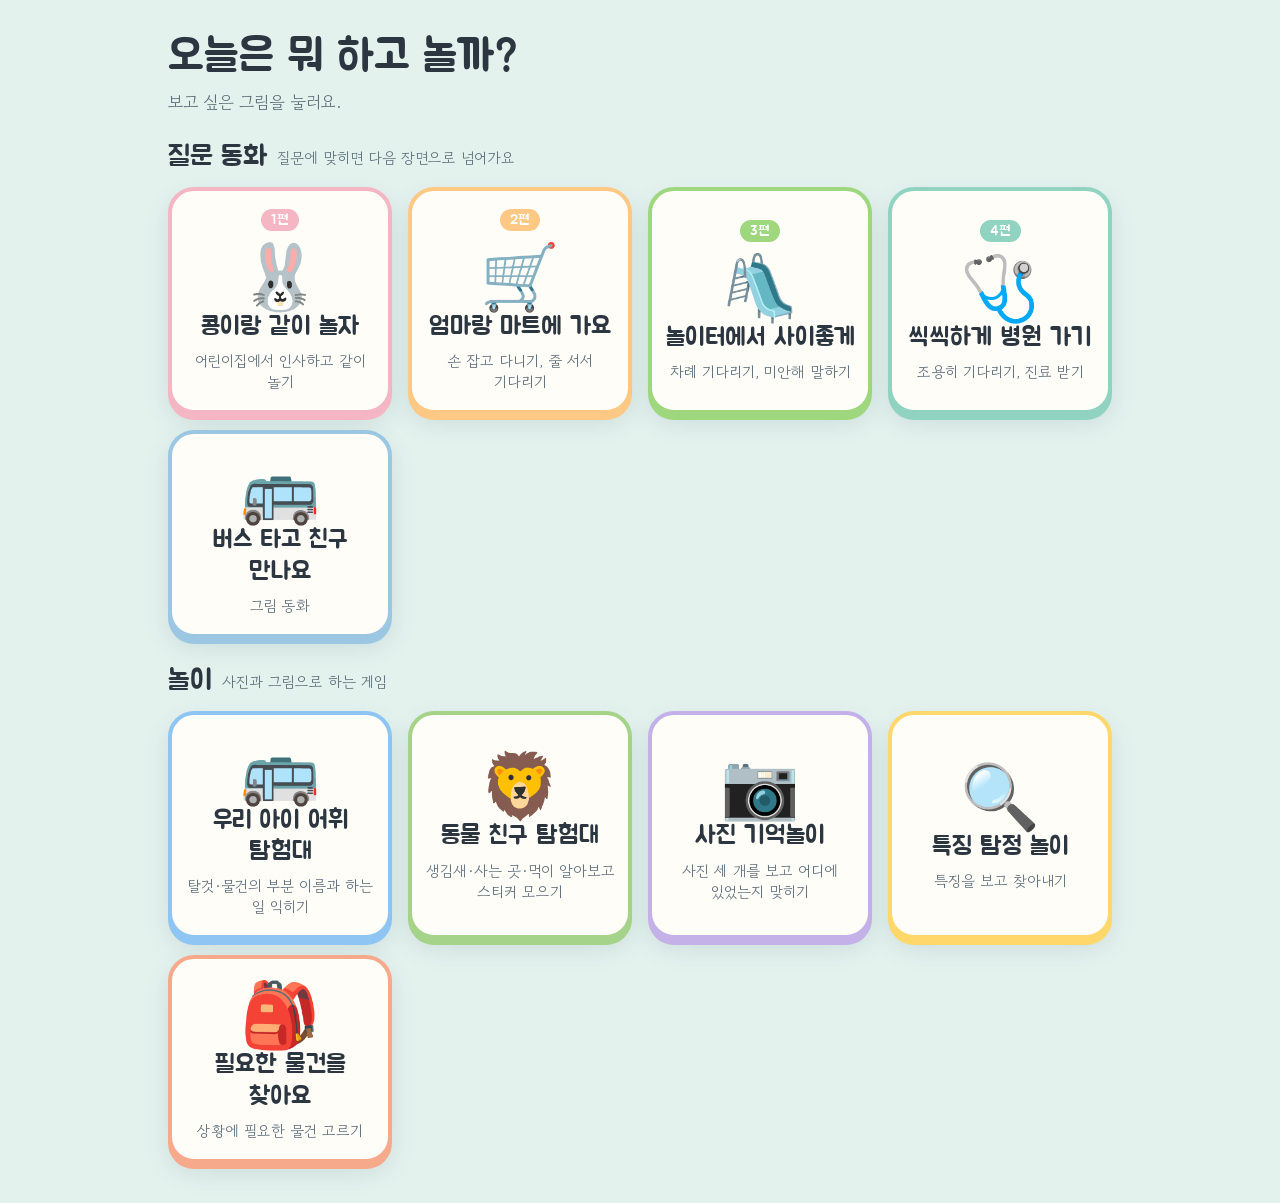
<file: home.html>
<!DOCTYPE html>
<html lang="ko">
<head>
<meta charset="utf-8">
<meta name="viewport" content="width=device-width, initial-scale=1">
<meta name="apple-mobile-web-app-capable" content="yes">
<meta name="apple-mobile-web-app-title" content="유성이 놀이방">
<title>놀이방</title>
<link rel="preconnect" href="https://fonts.googleapis.com">
<link rel="preconnect" href="https://fonts.gstatic.com" crossorigin>
<link href="https://fonts.googleapis.com/css2?family=Jua&family=Gowun+Dodum&display=swap" rel="stylesheet">
<style>
:root{
  /* 큰 그림 카드를 눌러 고르는 아이용 첫 화면 */
  --bg:#e4f2ee;
  --paper:#fffdf8;
  --ink:#2b3640;
  --muted:#5f6f7b;
  --accent:#2f7fc1;
  --display:'Jua','Apple SD Gothic Neo','Malgun Gothic',sans-serif;
  --body:'Gowun Dodum','Apple SD Gothic Neo','Malgun Gothic',sans-serif;
  color-scheme:light;
}
*{box-sizing:border-box}
html,body{margin:0}
body{background:var(--bg);color:var(--ink);font-family:var(--body);-webkit-tap-highlight-color:transparent}
.wrap{max-width:980px;margin:0 auto;padding:24px 18px 40px}
h1{font-family:var(--display);font-weight:400;font-size:clamp(30px,6vw,44px);margin:6px 0 4px;text-wrap:balance}
.sub{color:var(--muted);font-size:17px;margin:0 0 18px}
h2{font-family:var(--display);font-weight:400;font-size:clamp(22px,4.5vw,28px);margin:26px 0 12px;display:flex;align-items:center;gap:10px}
h2 span{font-size:15px;font-family:var(--body);color:var(--muted)}
.grid{display:grid;grid-template-columns:repeat(auto-fill,minmax(210px,1fr));gap:16px}
.card{display:flex;flex-direction:column;align-items:center;justify-content:center;gap:8px;text-align:center;
  min-height:190px;padding:18px 12px;border-radius:26px;background:var(--paper);color:var(--ink);text-decoration:none;
  box-shadow:0 6px 0 var(--edge),0 10px 24px rgba(40,80,90,.12);border:4px solid var(--edge);transition:transform .12s}
.card:active{transform:translateY(4px);box-shadow:0 2px 0 var(--edge),0 4px 10px rgba(40,80,90,.12)}
.card:focus-visible{outline:4px solid var(--accent);outline-offset:4px}
.icon{font-size:64px;line-height:1}
.title{word-break:keep-all;font-family:var(--display);font-size:clamp(20px,3.6vw,25px);line-height:1.25}
.desc{word-break:keep-all;font-size:15px;color:var(--muted);line-height:1.4}
.num{font-family:var(--display);font-size:14px;color:#fff;background:var(--edge);border-radius:999px;padding:2px 10px}
@media (max-width:460px){.grid{grid-template-columns:1fr 1fr;gap:12px}.card{min-height:160px}.icon{font-size:48px}.desc{display:none}}
@media (prefers-reduced-motion: reduce){.card{transition:none}}
</style>
</head>
<body>
<main class="wrap">
  <h1>오늘은 뭐 하고 놀까?</h1>
  <p class="sub">보고 싶은 그림을 눌러요.</p>

  <h2>질문 동화 <span>질문에 맞히면 다음 장면으로 넘어가요</span></h2>
  <div class="grid">
    <a class="card" href="storybooks/kongi.html" style="--edge:#f4b6c2">
      <span class="num">1편</span><span class="icon" aria-hidden="true">🐰</span>
      <span class="title">콩이랑 같이 놀자</span><span class="desc">어린이집에서 인사하고 같이 놀기</span>
    </a>
    <a class="card" href="storybooks/mart.html" style="--edge:#ffc985">
      <span class="num">2편</span><span class="icon" aria-hidden="true">🛒</span>
      <span class="title">엄마랑 마트에 가요</span><span class="desc">손 잡고 다니기, 줄 서서 기다리기</span>
    </a>
    <a class="card" href="storybooks/playground.html" style="--edge:#9fd77f">
      <span class="num">3편</span><span class="icon" aria-hidden="true">🛝</span>
      <span class="title">놀이터에서 사이좋게</span><span class="desc">차례 기다리기, 미안해 말하기</span>
    </a>
    <a class="card" href="storybooks/hospital.html" style="--edge:#8fd3c0">
      <span class="num">4편</span><span class="icon" aria-hidden="true">🩺</span>
      <span class="title">씩씩하게 병원 가기</span><span class="desc">조용히 기다리기, 진료 받기</span>
    </a>
    <a class="card" href="storybooks/index.html" style="--edge:#9cc7e2">
      <span class="icon" aria-hidden="true">🚌</span>
      <span class="title">버스 타고 친구 만나요</span><span class="desc">그림 동화</span>
    </a>
  </div>

  <h2>놀이 <span>사진과 그림으로 하는 게임</span></h2>
  <div class="grid">
    <a class="card" href="word-game/" style="--edge:#8ec5f2">
      <span class="icon" aria-hidden="true">🚌</span>
      <span class="title">우리 아이 어휘 탐험대</span><span class="desc">탈것·물건의 부분 이름과 하는 일 익히기</span>
    </a>
    <a class="card" href="animal-game/" style="--edge:#a6d38a">
      <span class="icon" aria-hidden="true">🦁</span>
      <span class="title">동물 친구 탐험대</span><span class="desc">생김새·사는 곳·먹이 알아보고 스티커 모으기</span>
    </a>
    <a class="card" href="index.html" style="--edge:#c3b1e8">
      <span class="icon" aria-hidden="true">📷</span>
      <span class="title">사진 기억놀이</span><span class="desc">사진 세 개를 보고 어디에 있었는지 맞히기</span>
    </a>
    <a class="card" href="feature-detective/" style="--edge:#ffd76a">
      <span class="icon" aria-hidden="true">🔍</span>
      <span class="title">특징 탐정 놀이</span><span class="desc">특징을 보고 찾아내기</span>
    </a>
    <a class="card" href="situation-game/" style="--edge:#f7a98b">
      <span class="icon" aria-hidden="true">🎒</span>
      <span class="title">필요한 물건을 찾아요</span><span class="desc">상황에 필요한 물건 고르기</span>
    </a>
  </div>
</main>
</body>
</html>
</file>
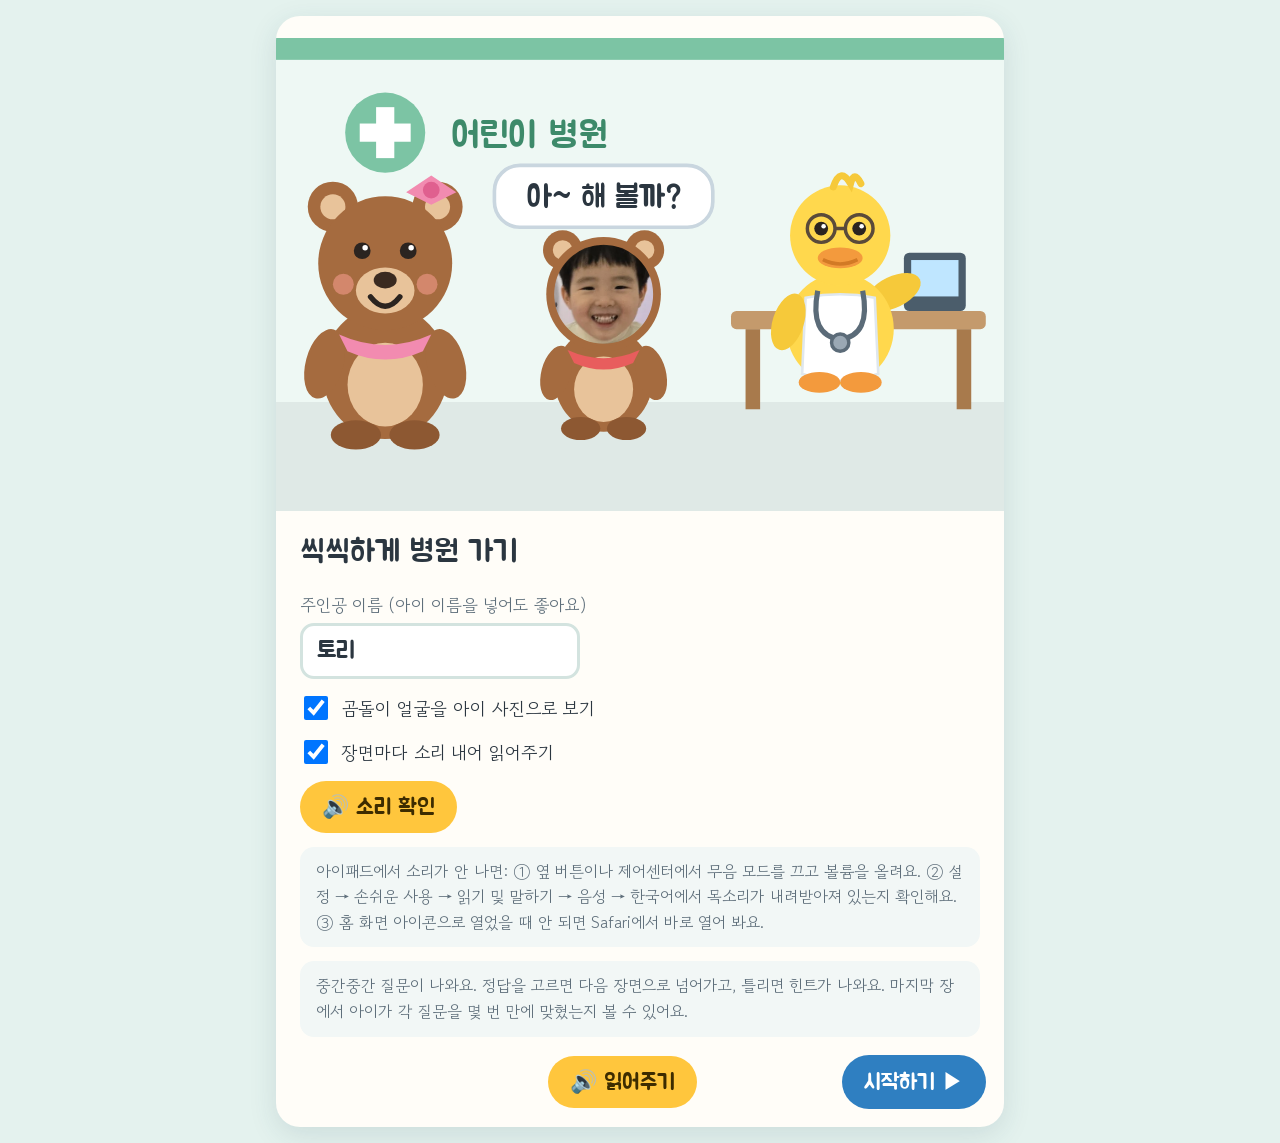
<file: storybooks/hospital.html>
<!DOCTYPE html>
<html lang="ko">
<head>
<meta charset="utf-8">
<meta name="viewport" content="width=device-width, initial-scale=1">
<title>씩씩하게 병원 가기</title>
<link rel="preconnect" href="https://fonts.googleapis.com">
<link rel="preconnect" href="https://fonts.gstatic.com" crossorigin>
<link href="https://fonts.googleapis.com/css2?family=Jua&family=Gowun+Dodum&display=swap" rel="stylesheet">
<style>
:root{
  /* 그림책 세계 하나로 고정된 밝은 화면: 위에 그림, 아래 큰 글씨와 큰 버튼 */
  --bg:#e4f2ee;
  --paper:#fffdf8;
  --ink:#2b3640;
  --muted:#5f6f7b;
  --accent:#2f7fc1;
  --sun:#ffc63d;
  --good:#2e9e62;
  --line:#d3e3df;
  --display:'Jua','Apple SD Gothic Neo','Malgun Gothic',sans-serif;
  --body:'Gowun Dodum','Apple SD Gothic Neo','Malgun Gothic',sans-serif;
  color-scheme:light;
}
*{box-sizing:border-box}
html,body{margin:0}
body{background:var(--bg);color:var(--ink);font-family:var(--body);-webkit-tap-highlight-color:transparent}
.book{max-width:760px;margin:0 auto;padding:16px}
.homelink{display:inline-flex;align-items:center;gap:6px;font-family:var(--display);font-size:20px;background:#fff;color:var(--ink);text-decoration:none;padding:8px 18px;border-radius:999px;margin-bottom:12px;box-shadow:0 3px 0 #c9dcd6}
.homelink[hidden]{display:none}
.homelink:focus-visible{outline:4px solid var(--accent);outline-offset:3px}
.card{background:var(--paper);border-radius:24px;box-shadow:0 8px 28px rgba(40,80,90,.13);overflow:hidden}
.progress{display:flex;gap:6px;justify-content:center;flex-wrap:wrap;padding:12px 16px 10px}
.dot{width:12px;height:12px;border-radius:50%;background:var(--line)}
.dot.q{border-radius:3px;transform:rotate(45deg)}
.dot.done{background:var(--good)}
.dot.now{background:var(--sun);box-shadow:0 0 0 3px #ffe9a8}
.stage{position:relative;overflow:hidden}
.stage svg{display:block;width:100%;height:auto}
.text{padding:18px 24px 6px;font-family:var(--display);font-size:clamp(22px,4.8vw,30px);line-height:1.55}
.text p{margin:0 0 4px}
.chip{display:inline-block;font-family:var(--display);font-size:17px;background:#ffe9a8;color:#6b4c00;border-radius:999px;padding:3px 12px;margin-bottom:8px}
.opts{display:grid;grid-template-columns:1fr 1fr;gap:14px;padding:10px 18px 14px}
.opt{border:4px solid var(--line);border-radius:20px;background:#fff;padding:14px 10px;display:flex;flex-direction:column;align-items:center;justify-content:center;gap:8px;font-family:var(--display);font-size:clamp(18px,4.2vw,24px);color:var(--ink);cursor:pointer;min-height:160px;transition:transform .15s,border-color .2s}
.opt:hover{transform:translateY(-3px);border-color:#a9cbe6}
.opt:focus-visible,.btn:focus-visible,input:focus-visible{outline:4px solid var(--accent);outline-offset:3px}
.opt .ic{font-size:60px;line-height:1}
.opt svg{width:72px;height:96px}
.opt.right{border-color:var(--good);background:#e5f6ec}
.opt.nope{opacity:.4;animation:wobble .45s;cursor:default}
.opt:disabled{cursor:default}
.feedback{margin:0 18px 6px;padding:12px 16px;border-radius:16px;font-family:var(--display);font-size:clamp(18px,4vw,23px);line-height:1.45}
.fb-good{background:#e5f6ec;color:#1b6640}
.fb-hint{background:#fff3cf;color:#6e4e00}
.controls{display:flex;justify-content:space-between;align-items:center;gap:10px;padding:14px 18px 18px}
.btn{font-family:var(--display);font-size:clamp(18px,4vw,22px);border:none;border-radius:999px;padding:12px 22px;cursor:pointer;color:var(--ink)}
.btn-next{background:var(--accent);color:#fff;min-width:120px}
.btn-next:disabled{background:#c8d5dc;color:#6f7f88;cursor:not-allowed}
.btn-ghost{background:#edf3f5}
.btn-ghost[hidden]{display:inline-block;visibility:hidden}
.btn-read{background:var(--sun);color:#3d2c00}
.pulse{animation:pulse 1.2s ease-in-out infinite}
.cover-form{display:grid;gap:14px;padding:6px 24px 4px}
.field{display:grid;gap:6px;font-size:17px;color:var(--muted)}
.field input[type=text]{font-family:var(--display);font-size:24px;padding:10px 14px;border-radius:14px;border:3px solid var(--line);color:var(--ink);background:#fff;max-width:280px}
.check{display:flex;align-items:center;gap:10px;font-size:18px;color:var(--ink)}
.check input{width:24px;height:24px}
.note{font-size:16px;line-height:1.6;color:var(--muted);background:#f2f7f6;border-radius:14px;padding:12px 16px;margin:0}
.report{padding:6px 22px 4px}
.report h2{font-family:var(--display);font-weight:400;font-size:24px;margin:8px 0 6px;text-wrap:balance}
.report .sum{font-size:18px;margin:0 0 12px}
.row{display:grid;grid-template-columns:1fr auto;gap:10px;align-items:center;padding:10px 0;border-top:1px solid var(--line);font-size:16px}
.row small{display:block;color:var(--muted);font-size:14px}
.tag{font-family:var(--display);font-size:15px;border-radius:999px;padding:4px 12px;white-space:nowrap}
.t1{background:#dff3e7;color:#1b6640}
.t2{background:#fff0c7;color:#6e4e00}
.t3{background:#fde0d8;color:#8a3a22}
.star{position:absolute;font-size:30px;color:var(--sun);pointer-events:none;text-shadow:0 1px 0 #d99a00;animation:pop 1.3s ease-out forwards}
.bigstar{font-family:var(--display);font-size:clamp(24px,5vw,32px);color:#c77d00;padding:6px 24px 0}

/* 그림 속 움직임 */
.bob{animation:bob 2.4s ease-in-out infinite;transform-box:fill-box;transform-origin:50% 100%}
.bob.b2{animation-delay:-1.2s}
.eye{animation:blink 4.5s infinite;transform-box:fill-box;transform-origin:center}
.wave{animation:wave 1s ease-in-out infinite;transform-box:fill-box;transform-origin:20% 90%}
.tear{animation:drip 1.4s ease-in infinite}
.cloud{animation:drift 14s linear infinite alternate}
.chars.jump .bob{animation:jump .7s ease-out 2}
@keyframes bob{0%,100%{transform:translateY(0)}50%{transform:translateY(-4px)}}
@keyframes blink{0%,92%,100%{transform:scaleY(1)}95%{transform:scaleY(.1)}}
@keyframes wave{0%,100%{transform:rotate(-10deg)}50%{transform:rotate(18deg)}}
@keyframes drip{0%{transform:translateY(0);opacity:1}100%{transform:translateY(14px);opacity:0}}
@keyframes drift{from{transform:translateX(0)}to{transform:translateX(40px)}}
@keyframes jump{0%,100%{transform:translateY(0)}40%{transform:translateY(-26px)}}
@keyframes wobble{0%,100%{transform:translateX(0)}25%{transform:translateX(-6px)}75%{transform:translateX(6px)}}
@keyframes pulse{0%,100%{transform:scale(1)}50%{transform:scale(1.07)}}
@keyframes pop{0%{transform:translateY(0) scale(.4);opacity:1}100%{transform:translateY(-90px) scale(1.2);opacity:0}}
@media (prefers-reduced-motion: reduce){*{animation:none!important;transition:none!important}}
@media (max-width:420px){.opt{min-height:140px}.opt .ic{font-size:50px}.controls{padding:12px}}
</style>
</head>
<body>
<main class="book">
  <a class="homelink" id="homeLink" href="../home.html" hidden>🏠 처음 화면</a>
  <div class="card" id="card"></div>
</main>

<script>
/* ---------- 아이 사진 얼굴 ---------- */
const FACE_HAPPY = '[data-uri]';
const FACE_WORRY = '[data-uri]';
let usePhoto = true;

/* ---------- 이름과 조사 ---------- */
let rawName = '토리';
function hasBatchim(w){
  const c = w.charCodeAt(w.length-1);
  if (c < 0xAC00 || c > 0xD7A3) return false;
  return (c - 0xAC00) % 28 !== 0;
}
function callName(){ return hasBatchim(rawName) ? rawName + '이' : rawName; }
function vocative(){
  if (hasBatchim(rawName)) return rawName + '아';
  if (rawName.length >= 2 && rawName.endsWith('이') && hasBatchim(rawName.slice(0,-1))) return rawName.slice(0,-1) + '아';
  return rawName + '야';
}
function fill(t){
  return t.replace(/\{N(는|가|도|와|를|야)?\}/g, (m, j) => {
    if (j === '야') return vocative();
    return callName() + (j || '');
  });
}

/* ---------- 캐릭터 그림 ---------- */
function face(mood){
  if (mood === 'cry') return `
    <path d="M-16 -13 Q-11 -9 -6 -13" stroke="#2b2420" stroke-width="3" fill="none" stroke-linecap="round"/>
    <path d="M6 -13 Q11 -9 16 -13" stroke="#2b2420" stroke-width="3" fill="none" stroke-linecap="round"/>
    <ellipse class="tear" cx="-14" cy="-4" rx="3" ry="5" fill="#6cc3f2"/>
    <ellipse class="tear" cx="14" cy="-4" rx="3" ry="5" fill="#6cc3f2" style="animation-delay:-.7s"/>`;
  const browL = mood === 'worry' ? '<path d="M-17 -22 L-7 -25" stroke="#2b2420" stroke-width="2.5" stroke-linecap="round"/>' : '';
  const browR = mood === 'worry' ? '<path d="M7 -25 L17 -22" stroke="#2b2420" stroke-width="2.5" stroke-linecap="round"/>' : '';
  return `${browL}${browR}
    <g class="eye"><circle cx="-11" cy="-14" r="4" fill="#2b2420"/><circle cx="-9.6" cy="-15.4" r="1.3" fill="#fff"/></g>
    <g class="eye"><circle cx="11" cy="-14" r="4" fill="#2b2420"/><circle cx="12.4" cy="-15.4" r="1.3" fill="#fff"/></g>`;
}
function mouth(mood, y){
  if (mood === 'cry') return `<path d="M-7 ${y+7} Q0 ${y-1} 7 ${y+7}" stroke="#2b2420" stroke-width="2.6" fill="#c94f4f" stroke-linecap="round"/>`;
  if (mood === 'worry') return `<ellipse cx="0" cy="${y+3}" rx="4" ry="5" fill="#2b2420"/>`;
  return `<path d="M-7 ${y} Q0 ${y+9} 7 ${y}" stroke="#2b2420" stroke-width="2.6" fill="none" stroke-linecap="round"/>`;
}
/* 흔드는 팔: 어깨(몸 안쪽)를 축으로 회전하고, 몸 뒤에 그려서 이음새가 가려지게 함 */
const reduceMotion = (() => { try { return matchMedia('(prefers-reduced-motion: reduce)').matches; } catch(e){ return false; } })();
function waveArm(sx, sy, rx, ry, fill, stroke){
  const st = stroke ? `stroke="${stroke}" stroke-width="2"` : '';
  const anim = reduceMotion ? '' : `<animateTransform attributeName="transform" type="rotate" values="50;85;50" dur="1s" repeatCount="indefinite"/>`;
  return `<g transform="translate(${sx} ${sy})"><g transform="rotate(65)">
    <ellipse cx="0" cy="${-ry+5}" rx="${rx}" ry="${ry}" fill="${fill}" ${st}/>${anim}</g></g>`;
}
function bear(x, y, s=1, mood='happy', opt={}){
  const fur = opt.fur || '#a56b3f';
  const photo = usePhoto && !opt.noPhoto;
  const scarf = opt.scarf || '#e85d5d';
  const bow = opt.bow ? `<path d="M10 -42 L22 -50 L22 -36 Z M34 -42 L22 -50 L22 -36 Z" fill="#f28bb0"/><circle cx="22" cy="-43" r="4" fill="#e0608f"/>` : '';
  const armBack = opt.wave ? waveArm(22, 30, 9, 19, fur) : '';
  const armR = opt.wave ? ''
    : `<ellipse cx="29" cy="40" rx="9" ry="17" fill="${fur}" transform="rotate(${opt.reach ? -70 : -15} 29 40)"/>`;
  return `<g transform="translate(${x} ${y}) scale(${s})"><g class="bob ${opt.cls||''}">
    ${armBack}
    <ellipse cx="0" cy="44" rx="30" ry="32" fill="${fur}"/>
    <ellipse cx="0" cy="50" rx="18" ry="20" fill="#e8c39a"/>
    <ellipse cx="-29" cy="40" rx="9" ry="17" fill="${fur}" transform="rotate(15 -29 40)"/>
    ${armR}
    <ellipse cx="-14" cy="74" rx="12" ry="7" fill="#8d5832"/>
    <ellipse cx="14" cy="74" rx="12" ry="7" fill="#8d5832"/>
    <circle cx="-25" cy="-35" r="12" fill="${fur}"/><circle cx="-25" cy="-35" r="6" fill="#e8c39a"/>
    <circle cx="25" cy="-35" r="12" fill="${fur}"/><circle cx="25" cy="-35" r="6" fill="#e8c39a"/>
    ${photo ? `
    <circle cx="0" cy="-8" r="35" fill="${fur}"/>
    <image href="${mood === 'worry' ? FACE_WORRY : FACE_HAPPY}" x="-31" y="-39" width="62" height="62"/>
    <circle cx="0" cy="-8" r="31" fill="none" stroke="${fur}" stroke-width="1.5"/>` : `
    <circle cx="0" cy="-8" r="32" fill="${fur}"/>
    <ellipse cx="0" cy="5" rx="14" ry="11" fill="#e8c39a"/>
    <ellipse cx="0" cy="0" rx="5.5" ry="4" fill="#3a2a20"/>
    <circle cx="-20" cy="2" r="5" fill="#f19a8b" opacity=".6"/><circle cx="20" cy="2" r="5" fill="#f19a8b" opacity=".6"/>
    ${face(mood)}${mouth(mood, 8)}`}
    <path d="M-22 26 Q0 36 22 26 L18 34 Q0 42 -18 34 Z" fill="${scarf}"/>${bow}${opt.cover ? `<ellipse cx="-12" cy="-14" rx="12" ry="10" fill="${fur}" stroke="#8d5832" stroke-width="1.5"/>` : ''}
  </g></g>`;
}
function rabbit(x, y, s=1, mood='happy', opt={}){
  const armBack = opt.wave ? waveArm(16, 30, 8, 15, '#f4f1ee', '#e2dcd6') : '';
  const armR = opt.wave ? ''
    : `<ellipse cx="26" cy="42" rx="8" ry="15" fill="#f4f1ee" stroke="#e2dcd6" stroke-width="2" transform="rotate(-15 26 42)"/>`;
  return `<g transform="translate(${x} ${y}) scale(${s})"><g class="bob b2 ${opt.cls||''}">
    ${armBack}
    <ellipse cx="0" cy="46" rx="26" ry="29" fill="#f4f1ee" stroke="#e2dcd6" stroke-width="2"/>
    <ellipse cx="-26" cy="42" rx="8" ry="15" fill="#f4f1ee" stroke="#e2dcd6" stroke-width="2" transform="rotate(15 -26 42)"/>
    ${armR}
    <ellipse cx="-12" cy="74" rx="11" ry="6" fill="#e6dfd8"/>
    <ellipse cx="12" cy="74" rx="11" ry="6" fill="#e6dfd8"/>
    <ellipse cx="-12" cy="-58" rx="8" ry="26" fill="#f4f1ee" stroke="#e2dcd6" stroke-width="2" transform="rotate(-8 -12 -58)"/>
    <ellipse cx="-12" cy="-58" rx="3.5" ry="18" fill="#f7b6c4" transform="rotate(-8 -12 -58)"/>
    <ellipse cx="12" cy="-58" rx="8" ry="26" fill="#f4f1ee" stroke="#e2dcd6" stroke-width="2" transform="rotate(8 12 -58)"/>
    <ellipse cx="12" cy="-58" rx="3.5" ry="18" fill="#f7b6c4" transform="rotate(8 12 -58)"/>
    <circle cx="0" cy="-8" r="29" fill="#f4f1ee" stroke="#e2dcd6" stroke-width="2"/>
    <ellipse cx="0" cy="0" rx="4" ry="3" fill="#ef8aa0"/>
    <circle cx="-18" cy="2" r="5" fill="#f7b6c4" opacity=".7"/><circle cx="18" cy="2" r="5" fill="#f7b6c4" opacity=".7"/>
    ${face(mood)}${mouth(mood, 7)}
    <path d="M-8 26 L0 31 L8 26 L8 36 L0 31 L-8 36 Z" fill="#6aa9e0"/>
  </g></g>`;
}
function duck(x, y, s=1, opt={}){
  const coat = opt.doctor ? '#ffffff' : '#7cc4a4';
  const steth = opt.doctor ? `<path d="M-13 22 Q-18 48 0 50 Q18 48 13 22" stroke="#5b6b78" stroke-width="3" fill="none"/><circle cx="0" cy="52" r="5" fill="#9aa8b4" stroke="#5b6b78" stroke-width="2"/>` : '';
  return `<g transform="translate(${x} ${y}) scale(${s})"><g class="bob">
    ${waveArm(20, 28, 9, 17, '#f6c93a')}
    <ellipse cx="0" cy="44" rx="31" ry="32" fill="#ffd84d"/>
    <path d="M-20 26 Q0 22 20 26 L22 70 Q0 78 -22 70 Z" fill="${coat}" stroke="#dfe7ee" stroke-width="1.5"/>${steth}
    <circle cx="0" cy="40" r="4" fill="#fff" opacity=".8"/>
    <ellipse cx="-30" cy="40" rx="9" ry="17" fill="#f6c93a" transform="rotate(18 -30 40)"/>
    <ellipse cx="-12" cy="75" rx="12" ry="6" fill="#f39a3d"/><ellipse cx="12" cy="75" rx="12" ry="6" fill="#f39a3d"/>
    <circle cx="0" cy="-10" r="29" fill="#ffd84d"/>
    <path d="M-4 -38 Q0 -50 6 -40 Q8 -48 12 -40" stroke="#f6c93a" stroke-width="4" fill="none" stroke-linecap="round"/>
    <circle cx="-11" cy="-14" r="8" fill="none" stroke="#5a4a3a" stroke-width="2"/>
    <circle cx="11" cy="-14" r="8" fill="none" stroke="#5a4a3a" stroke-width="2"/>
    <path d="M-3 -14 L3 -14" stroke="#5a4a3a" stroke-width="2"/>
    ${face('happy')}
    <ellipse cx="0" cy="3" rx="13" ry="6" fill="#f39a3d"/>
    <path d="M-10 4 Q0 9 10 4" stroke="#d27a25" stroke-width="2" fill="none"/>
  </g></g>`;
}
function blocks(x, baseY, n){
  const cols = ['#ef6b6b','#4f9be0','#ffc63d','#5cbf86','#b78be0'];
  let out = '';
  for (let i=0;i<n;i++){
    const off = (i%2 ? 4 : -4);
    out += `<rect x="${x-15+off}" y="${baseY-18*(i+1)}" width="30" height="18" rx="3" fill="${cols[i%cols.length]}" stroke="rgba(0,0,0,.12)"/>`;
  }
  return out;
}

/* ---------- 배경 ---------- */
const sky = (c1) => `<rect width="400" height="260" fill="${c1}"/>`;
const cloud = (x,y) => `<g class="cloud"><ellipse cx="${x}" cy="${y}" rx="26" ry="11" fill="#fff"/><ellipse cx="${x+18}" cy="${y-6}" rx="18" ry="10" fill="#fff"/><ellipse cx="${x-16}" cy="${y-3}" rx="14" ry="8" fill="#fff"/></g>`;
const grass = `<rect y="200" width="400" height="60" fill="#9fd77f"/><path d="M0 200 Q100 190 200 200 T400 200 V206 H0Z" fill="#8ccb6b"/>`;
const classroom = `
  <rect width="400" height="260" fill="#fff1d8"/>
  <rect x="40" y="30" width="120" height="80" rx="8" fill="#bfe6ff" stroke="#e0b98a" stroke-width="6"/>
  <path d="M100 30 V110 M40 70 H160" stroke="#e0b98a" stroke-width="4"/>
  ${cloud(80,58)}
  <rect x="250" y="40" width="110" height="60" rx="6" fill="#fff" stroke="#f0d6ae" stroke-width="3"/>
  <circle cx="275" cy="68" r="10" fill="#ef6b6b"/><rect x="295" y="58" width="20" height="20" fill="#4f9be0"/><path d="M335 78 L345 58 L355 78Z" fill="#5cbf86"/>
  <rect y="195" width="400" height="65" fill="#e6c79c"/>
  <ellipse cx="200" cy="228" rx="150" ry="24" fill="#f5b8b0"/>`;

const MOM = {noPhoto:true, scarf:'#f28bb0', bow:true};
const MUNG = {noPhoto:true, fur:'#98a4ae', scarf:'#4f9be0'};
const bubble = (x, y, w, t) => `<rect x="${x}" y="${y}" width="${w}" height="34" rx="14" fill="#fff" stroke="#c9d6df" stroke-width="2"/><text x="${x+w/2}" y="${y+23}" text-anchor="middle" font-family="Jua, sans-serif" font-size="17" fill="#2b3640">${t}</text>`;
const bedroom = (morning) => `<rect width="400" height="260" fill="${morning ? '#fff3dc' : '#e9e6f7'}"/>
  <rect x="290" y="30" width="80" height="70" rx="6" fill="${morning ? '#bfe6ff' : '#8fa6d9'}" stroke="#d8c3a5" stroke-width="5"/>
  ${morning ? '<circle cx="345" cy="55" r="12" fill="#ffd84d"/>' : '<circle cx="345" cy="55" r="10" fill="#fff6c4"/>'}
  <rect y="200" width="400" height="60" fill="#e2cfb3"/>
  <rect x="250" y="150" width="140" height="52" rx="8" fill="#9cc7e2"/><rect x="250" y="138" width="40" height="22" rx="8" fill="#fff"/><rect x="370" y="120" width="14" height="82" rx="4" fill="#c49a6c"/>`;
const clinicWall = `<rect width="400" height="260" fill="#eef8f4"/><rect y="0" width="400" height="12" fill="#7cc4a4"/>
  <rect y="200" width="400" height="60" fill="#dfe9e6"/>
  <g transform="translate(60 52)"><circle r="22" fill="#7cc4a4"/><rect x="-5" y="-14" width="10" height="28" fill="#fff"/><rect x="-14" y="-5" width="28" height="10" fill="#fff"/></g>
  <text x="96" y="60" font-family="Jua, sans-serif" font-size="20" fill="#3d8a6a">어린이 병원</text>`;
const chairs = `<g fill="#f6b26b"><rect x="210" y="160" width="40" height="12" rx="4"/><rect x="258" y="160" width="40" height="12" rx="4"/><rect x="306" y="160" width="40" height="12" rx="4"/>
  <rect x="210" y="128" width="40" height="34" rx="6"/><rect x="258" y="128" width="40" height="34" rx="6"/><rect x="306" y="128" width="40" height="34" rx="6"/></g>
  <rect x="205" y="172" width="146" height="6" fill="#c98a45"/><rect x="215" y="178" width="5" height="26" fill="#c98a45"/><rect x="336" y="178" width="5" height="26" fill="#c98a45"/>`;
const door = `<rect x="320" y="70" width="64" height="132" rx="5" fill="#b6d9ee"/><circle cx="373" cy="140" r="4" fill="#fff"/>
  <rect x="326" y="80" width="52" height="20" rx="4" fill="#fff"/><text x="352" y="95" text-anchor="middle" font-family="Jua, sans-serif" font-size="13" fill="#3d8a6a">진료실</text>`;
const desk = `<rect x="250" y="150" width="140" height="10" rx="3" fill="#c49a6c"/><rect x="258" y="160" width="8" height="44" fill="#a87a4c"/><rect x="374" y="160" width="8" height="44" fill="#a87a4c"/>
  <rect x="345" y="118" width="34" height="32" rx="3" fill="#4b5d6b"/><rect x="349" y="122" width="26" height="20" fill="#bfe6ff"/>`;
const eyeChart = `<rect x="250" y="26" width="110" height="150" rx="6" fill="#fff" stroke="#c9d6df" stroke-width="3"/>
  <text x="305" y="80" text-anchor="middle" font-size="42">🍎</text>
  <text x="305" y="118" text-anchor="middle" font-size="24">⭐ 🏠</text>
  <text x="305" y="148" text-anchor="middle" font-size="14">🚗 🐟 ☂️</text>
  <text x="305" y="168" text-anchor="middle" font-size="9">🍎 ⭐ 🏠 🐟</text>`;
const medicine = `<rect x="250" y="160" width="140" height="10" rx="3" fill="#c49a6c"/><rect x="262" y="170" width="8" height="34" fill="#a87a4c"/><rect x="372" y="170" width="8" height="34" fill="#a87a4c"/>
  <path d="M290 128 H318 L314 160 H294Z" fill="#fff" stroke="#c9d6df" stroke-width="2"/><path d="M293 142 H315 L314 160 H294Z" fill="#f28bb0"/>
  <rect x="330" y="118" width="22" height="42" rx="5" fill="#ffc63d"/><rect x="333" y="110" width="16" height="10" rx="3" fill="#ef6b6b"/>`;
const scenes = {
  sick: () => `${bedroom(true)}
    <text x="215" y="96" font-family="Jua, sans-serif" font-size="22" fill="#7f97a8" transform="rotate(-8 215 96)">콜록콜록!</text>
    <g class="chars">${bear(80,133,1.2,'happy',MOM)}${bear(175,148,0.95,'worry')}</g>`,
  waiting: () => `${clinicWall}${chairs}
    <g class="chars">${bear(278,118,0.8,'worry',MUNG)}${bear(80,133,1.2,'happy',MOM)}${bear(165,148,0.9,'happy')}</g>`,
  call: () => `${clinicWall}${door}${bubble(150, 84, 160, fill('{N}, 들어오세요!'))}
    <g class="chars">${bear(70,133,1.2,'happy',MOM)}${bear(155,148,0.9,'happy',{wave:true})}</g>`,
  doctor: () => `${clinicWall}${desk}
    ${bubble(120, 70, 120, '아~ 해 볼까?')}
    <g class="chars">${duck(310,118,0.95,{doctor:true})}${bear(180,148,0.9,'happy')}${bear(60,133,1.15,'happy',MOM)}</g>`,
  eyes: () => `${clinicWall}${eyeChart}
    <g class="chars">${bear(120,148,0.95,'happy',{cover:true})}${duck(215,120,0.85,{doctor:true})}</g>`,
  told: () => `${clinicWall}${desk}
    ${bubble(150, 26, 228, '감기예요. 약 먹고 푹 쉬어요.')}
    <g class="chars">${duck(310,118,0.95,{doctor:true})}${bear(180,148,0.9,'happy')}${bear(60,133,1.15,'happy',MOM)}</g>`,
  medicine: () => `<rect width="400" height="260" fill="#fff3dc"/><rect y="200" width="400" height="60" fill="#e2cfb3"/>
    <rect x="30" y="30" width="100" height="70" rx="6" fill="#bfe6ff" stroke="#d8c3a5" stroke-width="5"/>${medicine}
    <g class="chars">${bear(90,133,1.2,'happy',MOM)}${bear(190,148,0.95,'worry')}</g>`,
  better: () => `${bedroom(true)}
    <text x="200" y="80" font-family="sans-serif" font-size="26" fill="#ef6b8a">♥</text>
    <g class="chars">${bear(85,133,1.2,'happy',MOM)}${bear(180,148,0.95,'happy',{wave:true})}</g>`
};

/* ---------- 이야기 ---------- */
const pages = [
  {type:'cover', scene:'doctor'},
  {type:'story', scene:'sick', text:['아침에 일어났는데 콜록콜록 기침이 나요.','엄마가 "병원에 가 보자" 했어요.']},
  {type:'story', scene:'waiting', text:['병원에 왔어요.','대기실에는 아픈 친구들이 기다리고 있어요.','뭉치도 감기에 걸려서 왔어요.']},
  {type:'q', id:'q1', kind:'조용히 기다리기', scene:'waiting', q:'병원에서 기다릴 때는 어떻게 할까요?',
    opts:[{icon:'🤫',label:'조용히 앉아서 기다려요',ok:true},{icon:'📢',label:'큰 소리로 뛰어다녀요'}],
    hint:'병원에는 아픈 친구들이 쉬고 있어요. 작은 목소리로 기다려요.', yes:'맞아요! {N는} 엄마 옆에 앉아 조용히 기다렸어요.'},
  {type:'story', scene:'call', text:['"{N}, 들어오세요!"','진료실에서 {N} 이름을 불러요.']},
  {type:'q', id:'q2', kind:'이름에 대답하기', scene:'call', q:'내 이름을 부르면 어떻게 할까요?',
    opts:[{icon:'🙋',label:'"네!" 하고 대답해요',ok:true},{icon:'🙈',label:'엄마 뒤에 숨어요'}],
    hint:'이름을 부르면 "네!" 하고 대답해요. 그래야 선생님이 알 수 있어요.', yes:'맞아요! "네!" 하고 씩씩하게 들어갔어요.'},
  {type:'story', scene:'doctor', text:['오리 의사 선생님이 반갑게 인사해요.','청진기로 가슴 소리를 들어요. 차가워요!','"이번엔 아~ 해 볼까?"']},
  {type:'q', id:'q3', kind:'진료 협조하기', scene:'doctor', q:'의사 선생님이 "아~ 해 볼까?" 하면 어떻게 할까요?',
    opts:[{icon:'😮',label:'입을 크게 벌리고 "아~" 해요',ok:true},{icon:'😣',label:'입을 꼭 다물어요'}],
    hint:'입 안을 봐야 목이 아픈지 알 수 있어요.', yes:'맞아요! "아~" 하니까 선생님이 "목이 조금 부었네" 했어요.'},
  {type:'story', scene:'eyes', text:['이번엔 눈 검사를 해요.','그림판에 사과, 별, 집 그림이 있어요.','한쪽 눈을 손으로 가리고 그림 이름을 말해요.']},
  {type:'q', id:'q4', kind:'내용 이해', scene:'eyes', q:'눈 검사를 할 때는 눈을 어떻게 하나요?',
    opts:[{icon:'✋',label:'한쪽 눈을 손으로 가려요',ok:true},{icon:'😑',label:'두 눈을 다 감아요'}],
    hint:'두 눈을 다 감으면 그림이 안 보여요. 한쪽 눈만 가려요.', yes:'맞아요! 한쪽씩 가리고 "사과! 별!" 하고 말했어요.'},
  {type:'story', scene:'told', text:['의사 선생님이 "감기예요. 약 먹고 푹 쉬면 나아요" 했어요.','{N는} "감사합니다!" 인사하고 나왔어요.']},
  {type:'q', id:'q5', kind:'내용 이해', scene:'told', q:'오늘 {N는} 왜 병원에 왔나요?',
    opts:[{icon:'😷',label:'콜록콜록 기침이 나서',ok:true},{icon:'🎈',label:'놀러 가려고'}],
    hint:'아침에 일어났을 때 어디가 아팠지요?', yes:'맞아요! 기침이 나서 병원에 왔어요.'},
  {type:'story', scene:'medicine', text:['집에 와서 약 먹을 시간이에요.','약이 조금 써요.']},
  {type:'q', id:'q6', kind:'약 먹기', scene:'medicine', q:'약이 조금 쓸 때는 어떻게 할까요?',
    opts:[{icon:'💪',label:'"빨리 나아야지!" 꿀꺽 먹어요',ok:true},{icon:'🙅',label:'퉤! 약을 뱉어요'}],
    hint:'약을 먹어야 기침이 멈춰요. 먹고 나서 물을 마시면 괜찮아요.', yes:'맞아요! 꿀꺽 먹고 물도 마셨어요. 엄마가 "최고야!" 했어요.'},
  {type:'q', id:'q7', kind:'기억하기', scene:'medicine', q:'오늘 {N}를 진료해 준 의사 선생님은 누구였나요?',
    opts:[{icon:'🦆',label:'오리 선생님',ok:true},{icon:'🐰',label:'토끼 선생님'}],
    hint:'노란색이고 안경을 쓴 선생님이었어요.', yes:'맞아요! 노란 오리 의사 선생님이었어요.'},
  {type:'end', scene:'better', text:['푹 자고 일어났더니 기침이 멈췄어요!','엄마가 "{N야}, 병원에서 정말 씩씩했어!" 하고 꼭 안아 주었어요.']}
];

/* ---------- 상태 ---------- */
let idx = 0;
let autoRead = true;
let attempts = {}, solved = {}, wrongPicked = {}, orders = {};
let showReport = false;

/* ---------- 읽어주기 ---------- */
let koVoice = null;
const isIOS = /iPad|iPhone|iPod/.test(navigator.userAgent) || (navigator.platform === 'MacIntel' && navigator.maxTouchPoints > 1);
let currentUtter = null, speechUnlocked = false;
function pickVoice(){
  try{
    const vs = speechSynthesis.getVoices().filter(v => v.lang && v.lang.toLowerCase().replace('_','-').startsWith('ko'));
    koVoice = vs.find(v => v.localService && v.default) || vs.find(v => v.localService) || vs[0] || null;
  }catch(e){}
}
if ('speechSynthesis' in window){ pickVoice(); try{ speechSynthesis.addEventListener('voiceschanged', pickVoice); }catch(e){} }
/* 아이패드는 첫 터치 때 음성을 한 번 '깨워야' 이후에 소리가 나요 */
function unlockSpeech(){
  if (speechUnlocked || !('speechSynthesis' in window)) return;
  speechUnlocked = true;
  try{ const u = new SpeechSynthesisUtterance(' '); u.lang = 'ko-KR'; u.volume = 0; speechSynthesis.speak(u); }catch(e){}
}
document.addEventListener('touchend', unlockSpeech, {passive:true});
document.addEventListener('click', unlockSpeech);
function speak(text){
  if (!('speechSynthesis' in window)) return;
  try{
    const say = () => {
      const u = new SpeechSynthesisUtterance(text.replace(/["“”]/g,''));
      u.lang = 'ko-KR';
      /* 아이패드에서는 목소리를 직접 고르지 않고 기본 한국어 목소리를 쓰게 함
         (내려받지 않은 고급 목소리가 골라지면 소리가 안 나요) */
      if (koVoice && !isIOS) u.voice = koVoice;
      u.rate = 0.85; u.pitch = 1.1; u.volume = 1;
      currentUtter = u;
      try{ speechSynthesis.resume(); }catch(e){}
      speechSynthesis.speak(u);
    };
    /* 말하는 중일 때만 멈추고 잠깐 쉰 뒤 말하기 (멈추자마자 말하면 Safari가 무시해요) */
    if (speechSynthesis.speaking || speechSynthesis.pending){ speechSynthesis.cancel(); setTimeout(say, 150); }
    else say();
  }catch(e){}
}
function pageSpeech(p){
  if (p.type === 'story' || p.type === 'end') return fill(p.text.join(' '));
  if (p.type === 'q'){
    if (solved[p.id]) return fill(p.yes);
    const o = orders[p.id].map(i => fill(p.opts[i].label));
    return fill(p.q) + ' ' + o[0] + '? 아니면, ' + o[1] + '?';
  }
  return '씩씩하게 병원 가기.';
}

/* ---------- 그리기 ---------- */
const card = document.getElementById('card');
function esc(s){ return s.replace(/[&<>]/g, c => ({'&':'&amp;','<':'&lt;','>':'&gt;'}[c])); }
function iconHTML(icon){
  if (icon === 'bear') return `<svg viewBox="-48 -52 96 132" aria-hidden="true">${bear(0,0,1)}</svg>`;
  if (icon === 'mung') return `<svg viewBox="-48 -52 96 132" aria-hidden="true">${bear(0,0,1,'happy',MUNG)}</svg>`;
  if (icon === 'mom') return `<svg viewBox="-48 -56 96 136" aria-hidden="true">${bear(0,0,1,'happy',MOM)}</svg>`;
  if (icon === 'rabbit') return `<svg viewBox="-48 -90 96 170" aria-hidden="true">${rabbit(0,0,1)}</svg>`;
  return `<span class="ic" aria-hidden="true">${icon}</span>`;
}
function progressHTML(){
  return pages.slice(1).map((p,i) => {
    const n = i+1;
    const cls = ['dot', p.type==='q' ? 'q' : '', n < idx ? 'done' : '', n === idx ? 'now' : ''].join(' ');
    return `<span class="${cls}"></span>`;
  }).join('');
}
function render(){
  const p = pages[idx];
  if (p.type === 'q' && !orders[p.id]) orders[p.id] = Math.random() < .5 ? [0,1] : [1,0];
  let body = '';
  let nextLabel = '다음 ▶', nextDisabled = false, nextPulse = false;

  if (p.type === 'cover'){
    body = `
      <div class="text"><p>씩씩하게 병원 가기</p></div>
      <div class="cover-form">
        <label class="field" for="nameInput">주인공 이름 (아이 이름을 넣어도 좋아요)
          <input type="text" id="nameInput" maxlength="8" value="${esc(rawName)}">
        </label>
        <label class="check" for="usePhoto"><input type="checkbox" id="usePhoto" ${usePhoto?'checked':''}> 곰돌이 얼굴을 아이 사진으로 보기</label>
        <label class="check" for="autoRead"><input type="checkbox" id="autoRead" ${autoRead?'checked':''}> 장면마다 소리 내어 읽어주기</label>
        <button class="btn btn-read" id="testBtn" type="button" style="justify-self:start">🔊 소리 확인</button>
        <p class="note">아이패드에서 소리가 안 나면: ① 옆 버튼이나 제어센터에서 무음 모드를 끄고 볼륨을 올려요. ② 설정 → 손쉬운 사용 → 읽기 및 말하기 → 음성 → 한국어에서 목소리가 내려받아져 있는지 확인해요. ③ 홈 화면 아이콘으로 열었을 때 안 되면 Safari에서 바로 열어 봐요.</p>
        <p class="note">중간중간 질문이 나와요. 정답을 고르면 다음 장면으로 넘어가고, 틀리면 힌트가 나와요. 마지막 장에서 아이가 각 질문을 몇 번 만에 맞혔는지 볼 수 있어요.</p>
      </div>`;
    nextLabel = '시작하기 ▶';
  } else if (p.type === 'story' || p.type === 'end'){
    body = `<div class="text">${p.text.map(t => `<p>${esc(fill(t))}</p>`).join('')}</div>`;
    if (p.type === 'end'){
      body += `<div class="bigstar">★ 끝까지 잘 들었어요! ★</div>`;
      if (showReport) body += reportHTML();
      nextLabel = '처음부터 다시';
    }
  } else if (p.type === 'q'){
    const done = !!solved[p.id];
    const opts = orders[p.id].map(i => {
      const o = p.opts[i];
      const wrong = (wrongPicked[p.id]||[]).includes(i);
      const cls = ['opt', done && o.ok ? 'right' : '', wrong ? 'nope' : ''].join(' ');
      return `<button class="${cls}" data-i="${i}" ${done||wrong?'disabled':''}>${iconHTML(o.icon)}<span>${esc(fill(o.label))}</span></button>`;
    }).join('');
    let fb = '';
    if (done) fb = `<div class="feedback fb-good" role="status">${esc(fill(p.yes))}</div>`;
    else if ((wrongPicked[p.id]||[]).length) fb = `<div class="feedback fb-hint" role="status">다시 생각해 볼까요? ${esc(fill(p.hint))}</div>`;
    body = `<div class="text"><span class="chip">질문</span><p>${esc(fill(p.q))}</p></div><div class="opts">${opts}</div>${fb}`;
    nextDisabled = !done; nextPulse = done;
  }

  card.innerHTML = `
    <div class="progress" aria-hidden="true">${idx>0?progressHTML():''}</div>
    <div class="stage" id="stage"><svg viewBox="0 0 400 260" role="img" aria-label="그림">${scenes[p.scene]()}</svg></div>
    ${body}
    <div class="controls">
      <button class="btn btn-ghost" id="prevBtn" ${idx===0?'hidden':''}>◀ 이전</button>
      ${p.type==='end' ? `<button class="btn btn-ghost" id="reportBtn">${showReport?'기록 닫기':'부모님 확인'}</button>` : `<button class="btn btn-read" id="readBtn">🔊 읽어주기</button>`}
      <button class="btn btn-next ${nextPulse?'pulse':''}" id="nextBtn" ${nextDisabled?'disabled':''}>${nextLabel}</button>
    </div>`;
  bind();
}
function reportHTML(){
  const qs = pages.filter(p => p.type === 'q');
  const first = qs.filter(q => attempts[q.id] === 1).length;
  const rows = qs.map(q => {
    const a = attempts[q.id] || 0;
    let tag;
    if (!solved[q.id]) tag = '<span class="tag t3">못 풀었어요</span>';
    else if (a === 1) tag = '<span class="tag t1">한 번에 맞힘</span>';
    else if (a === 2) tag = '<span class="tag t2">두 번째에 맞힘</span>';
    else tag = `<span class="tag t3">${a}번째에 맞힘</span>`;
    return `<div class="row"><div>${esc(fill(q.q))}<small>${q.kind}</small></div>${tag}</div>`;
  }).join('');
  return `<section class="report">
    <h2>부모님 확인</h2>
    <p class="sum">질문 ${qs.length}개 중 <strong>${first}개</strong>를 한 번에 맞혔어요.</p>
    ${rows}
    <p class="note" style="margin:14px 0 4px">보기가 두 개라서 우연히 맞힐 수도 있어요. 정답을 고른 뒤 "왜 그렇게 생각했어?" 하고 한 번 더 물어보면 정말 이해했는지 알기 쉬워요. 여러 번 해 보며 결과가 어떻게 달라지는지 비교해 보세요.</p>
  </section>`;
}
function celebrate(){
  const stage = document.getElementById('stage');
  const chars = stage.querySelector('.chars');
  if (chars){ chars.classList.add('jump'); }
  for (let i=0;i<14;i++){
    const s = document.createElement('span');
    s.className = 'star'; s.textContent = '★';
    s.style.left = (8 + Math.random()*84) + '%';
    s.style.top = (35 + Math.random()*50) + '%';
    s.style.animationDelay = (Math.random()*.4) + 's';
    stage.appendChild(s);
    setTimeout(() => s.remove(), 1900);
  }
}
function go(n){
  idx = n; render(); window.scrollTo({top:0, behavior:'smooth'});
  if (autoRead && idx > 0) speak(pageSpeech(pages[idx]));
}
function bind(){
  const p = pages[idx];
  const nameI = document.getElementById('nameInput');
  if (nameI) nameI.addEventListener('input', e => { rawName = e.target.value.trim() || '토리'; });
  const up = document.getElementById('usePhoto');
  if (up) up.addEventListener('change', e => { usePhoto = e.target.checked; render(); });
  const ar = document.getElementById('autoRead');
  if (ar) ar.addEventListener('change', e => { autoRead = e.target.checked; });
  const prev = document.getElementById('prevBtn');
  if (prev) prev.addEventListener('click', () => { if (idx>0) go(idx-1); });
  const test = document.getElementById('testBtn');
  if (test) test.addEventListener('click', () => speak('안녕! 소리가 잘 들리나요?'));
  const read = document.getElementById('readBtn');
  if (read) read.addEventListener('click', () => speak(pageSpeech(p)));
  const rep = document.getElementById('reportBtn');
  if (rep) rep.addEventListener('click', () => { showReport = !showReport; render(); });
  document.getElementById('nextBtn').addEventListener('click', () => {
    if (p.type === 'end'){ attempts={}; solved={}; wrongPicked={}; orders={}; showReport=false; go(0); return; }
    if (p.type === 'q' && !solved[p.id]) return;
    go(idx+1);
  });
  card.querySelectorAll('.opt').forEach(btn => btn.addEventListener('click', () => {
    if (solved[p.id]) return;
    const i = +btn.dataset.i, o = p.opts[i];
    attempts[p.id] = (attempts[p.id]||0) + 1;
    if (o.ok){
      solved[p.id] = true;
      render(); celebrate(); speak(fill(p.yes));
    } else {
      (wrongPicked[p.id] = wrongPicked[p.id] || []).push(i);
      render(); speak('다시 생각해 볼까요? ' + fill(p.hint));
    }
  }));
}
try{ if (location.hostname.endsWith('github.io')) document.getElementById('homeLink').hidden = false; }catch(e){}
render();
</script>
</body>
</html>
</file>
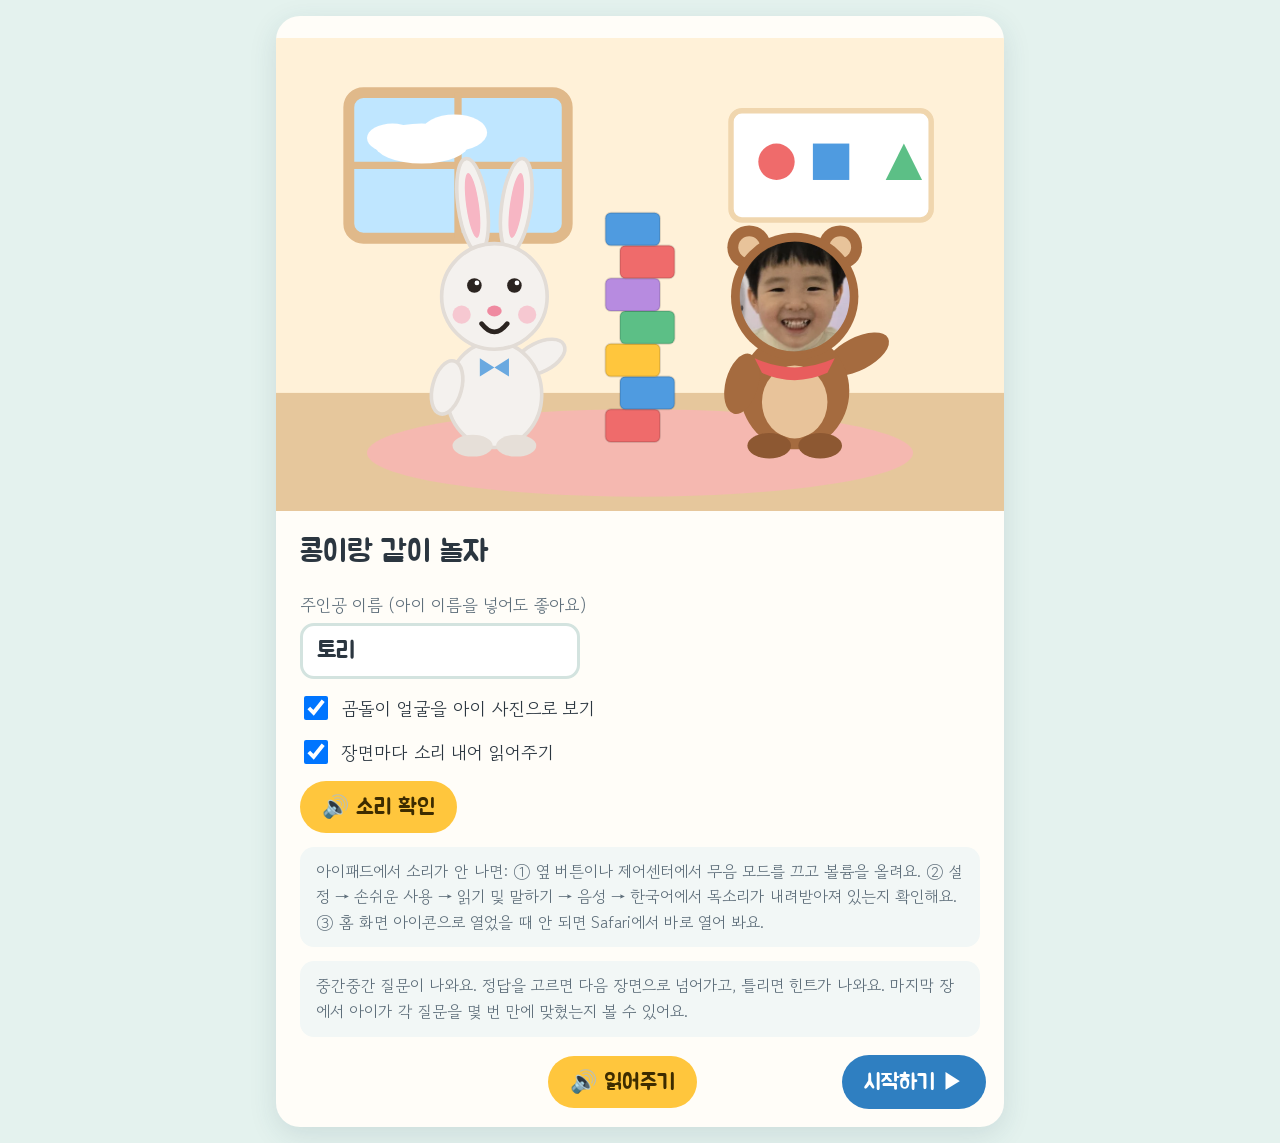
<file: storybooks/kongi.html>
<!DOCTYPE html>
<html lang="ko">
<head>
<meta charset="utf-8">
<meta name="viewport" content="width=device-width, initial-scale=1">
<title>콩이랑 같이 놀자</title>
<link rel="preconnect" href="https://fonts.googleapis.com">
<link rel="preconnect" href="https://fonts.gstatic.com" crossorigin>
<link href="https://fonts.googleapis.com/css2?family=Jua&family=Gowun+Dodum&display=swap" rel="stylesheet">
<style>
:root{
  /* 그림책 세계 하나로 고정된 밝은 화면: 위에 그림, 아래 큰 글씨와 큰 버튼 */
  --bg:#e4f2ee;
  --paper:#fffdf8;
  --ink:#2b3640;
  --muted:#5f6f7b;
  --accent:#2f7fc1;
  --sun:#ffc63d;
  --good:#2e9e62;
  --line:#d3e3df;
  --display:'Jua','Apple SD Gothic Neo','Malgun Gothic',sans-serif;
  --body:'Gowun Dodum','Apple SD Gothic Neo','Malgun Gothic',sans-serif;
  color-scheme:light;
}
*{box-sizing:border-box}
html,body{margin:0}
body{background:var(--bg);color:var(--ink);font-family:var(--body);-webkit-tap-highlight-color:transparent}
.book{max-width:760px;margin:0 auto;padding:16px}
.homelink{display:inline-flex;align-items:center;gap:6px;font-family:var(--display);font-size:20px;background:#fff;color:var(--ink);text-decoration:none;padding:8px 18px;border-radius:999px;margin-bottom:12px;box-shadow:0 3px 0 #c9dcd6}
.homelink[hidden]{display:none}
.homelink:focus-visible{outline:4px solid var(--accent);outline-offset:3px}
.card{background:var(--paper);border-radius:24px;box-shadow:0 8px 28px rgba(40,80,90,.13);overflow:hidden}
.progress{display:flex;gap:6px;justify-content:center;flex-wrap:wrap;padding:12px 16px 10px}
.dot{width:12px;height:12px;border-radius:50%;background:var(--line)}
.dot.q{border-radius:3px;transform:rotate(45deg)}
.dot.done{background:var(--good)}
.dot.now{background:var(--sun);box-shadow:0 0 0 3px #ffe9a8}
.stage{position:relative;overflow:hidden}
.stage svg{display:block;width:100%;height:auto}
.text{padding:18px 24px 6px;font-family:var(--display);font-size:clamp(22px,4.8vw,30px);line-height:1.55}
.text p{margin:0 0 4px}
.chip{display:inline-block;font-family:var(--display);font-size:17px;background:#ffe9a8;color:#6b4c00;border-radius:999px;padding:3px 12px;margin-bottom:8px}
.opts{display:grid;grid-template-columns:1fr 1fr;gap:14px;padding:10px 18px 14px}
.opt{border:4px solid var(--line);border-radius:20px;background:#fff;padding:14px 10px;display:flex;flex-direction:column;align-items:center;justify-content:center;gap:8px;font-family:var(--display);font-size:clamp(18px,4.2vw,24px);color:var(--ink);cursor:pointer;min-height:160px;transition:transform .15s,border-color .2s}
.opt:hover{transform:translateY(-3px);border-color:#a9cbe6}
.opt:focus-visible,.btn:focus-visible,input:focus-visible{outline:4px solid var(--accent);outline-offset:3px}
.opt .ic{font-size:60px;line-height:1}
.opt svg{width:72px;height:96px}
.opt.right{border-color:var(--good);background:#e5f6ec}
.opt.nope{opacity:.4;animation:wobble .45s;cursor:default}
.opt:disabled{cursor:default}
.feedback{margin:0 18px 6px;padding:12px 16px;border-radius:16px;font-family:var(--display);font-size:clamp(18px,4vw,23px);line-height:1.45}
.fb-good{background:#e5f6ec;color:#1b6640}
.fb-hint{background:#fff3cf;color:#6e4e00}
.controls{display:flex;justify-content:space-between;align-items:center;gap:10px;padding:14px 18px 18px}
.btn{font-family:var(--display);font-size:clamp(18px,4vw,22px);border:none;border-radius:999px;padding:12px 22px;cursor:pointer;color:var(--ink)}
.btn-next{background:var(--accent);color:#fff;min-width:120px}
.btn-next:disabled{background:#c8d5dc;color:#6f7f88;cursor:not-allowed}
.btn-ghost{background:#edf3f5}
.btn-ghost[hidden]{display:inline-block;visibility:hidden}
.btn-read{background:var(--sun);color:#3d2c00}
.pulse{animation:pulse 1.2s ease-in-out infinite}
.cover-form{display:grid;gap:14px;padding:6px 24px 4px}
.field{display:grid;gap:6px;font-size:17px;color:var(--muted)}
.field input[type=text]{font-family:var(--display);font-size:24px;padding:10px 14px;border-radius:14px;border:3px solid var(--line);color:var(--ink);background:#fff;max-width:280px}
.check{display:flex;align-items:center;gap:10px;font-size:18px;color:var(--ink)}
.check input{width:24px;height:24px}
.note{font-size:16px;line-height:1.6;color:var(--muted);background:#f2f7f6;border-radius:14px;padding:12px 16px;margin:0}
.report{padding:6px 22px 4px}
.report h2{font-family:var(--display);font-weight:400;font-size:24px;margin:8px 0 6px;text-wrap:balance}
.report .sum{font-size:18px;margin:0 0 12px}
.row{display:grid;grid-template-columns:1fr auto;gap:10px;align-items:center;padding:10px 0;border-top:1px solid var(--line);font-size:16px}
.row small{display:block;color:var(--muted);font-size:14px}
.tag{font-family:var(--display);font-size:15px;border-radius:999px;padding:4px 12px;white-space:nowrap}
.t1{background:#dff3e7;color:#1b6640}
.t2{background:#fff0c7;color:#6e4e00}
.t3{background:#fde0d8;color:#8a3a22}
.star{position:absolute;font-size:30px;color:var(--sun);pointer-events:none;text-shadow:0 1px 0 #d99a00;animation:pop 1.3s ease-out forwards}
.bigstar{font-family:var(--display);font-size:clamp(24px,5vw,32px);color:#c77d00;padding:6px 24px 0}

/* 그림 속 움직임 */
.bob{animation:bob 2.4s ease-in-out infinite;transform-box:fill-box;transform-origin:50% 100%}
.bob.b2{animation-delay:-1.2s}
.eye{animation:blink 4.5s infinite;transform-box:fill-box;transform-origin:center}
.wave{animation:wave 1s ease-in-out infinite;transform-box:fill-box;transform-origin:20% 90%}
.tear{animation:drip 1.4s ease-in infinite}
.cloud{animation:drift 14s linear infinite alternate}
.chars.jump .bob{animation:jump .7s ease-out 2}
@keyframes bob{0%,100%{transform:translateY(0)}50%{transform:translateY(-4px)}}
@keyframes blink{0%,92%,100%{transform:scaleY(1)}95%{transform:scaleY(.1)}}
@keyframes wave{0%,100%{transform:rotate(-10deg)}50%{transform:rotate(18deg)}}
@keyframes drip{0%{transform:translateY(0);opacity:1}100%{transform:translateY(14px);opacity:0}}
@keyframes drift{from{transform:translateX(0)}to{transform:translateX(40px)}}
@keyframes jump{0%,100%{transform:translateY(0)}40%{transform:translateY(-26px)}}
@keyframes wobble{0%,100%{transform:translateX(0)}25%{transform:translateX(-6px)}75%{transform:translateX(6px)}}
@keyframes pulse{0%,100%{transform:scale(1)}50%{transform:scale(1.07)}}
@keyframes pop{0%{transform:translateY(0) scale(.4);opacity:1}100%{transform:translateY(-90px) scale(1.2);opacity:0}}
@media (prefers-reduced-motion: reduce){*{animation:none!important;transition:none!important}}
@media (max-width:420px){.opt{min-height:140px}.opt .ic{font-size:50px}.controls{padding:12px}}
</style>
</head>
<body>
<main class="book">
  <a class="homelink" id="homeLink" href="../home.html" hidden>🏠 처음 화면</a>
  <div class="card" id="card"></div>
</main>

<script>
/* ---------- 아이 사진 얼굴 ---------- */
const FACE_HAPPY = '[data-uri]';
const FACE_WORRY = '[data-uri]';
let usePhoto = true;

/* ---------- 이름과 조사 ---------- */
let rawName = '토리';
function hasBatchim(w){
  const c = w.charCodeAt(w.length-1);
  if (c < 0xAC00 || c > 0xD7A3) return false;
  return (c - 0xAC00) % 28 !== 0;
}
function callName(){ return hasBatchim(rawName) ? rawName + '이' : rawName; }
function vocative(){
  if (hasBatchim(rawName)) return rawName + '아';
  if (rawName.length >= 2 && rawName.endsWith('이') && hasBatchim(rawName.slice(0,-1))) return rawName.slice(0,-1) + '아';
  return rawName + '야';
}
function fill(t){
  return t.replace(/\{N(는|가|도|와|를|야)?\}/g, (m, j) => {
    if (j === '야') return vocative();
    return callName() + (j || '');
  });
}

/* ---------- 캐릭터 그림 ---------- */
function face(mood){
  if (mood === 'cry') return `
    <path d="M-16 -13 Q-11 -9 -6 -13" stroke="#2b2420" stroke-width="3" fill="none" stroke-linecap="round"/>
    <path d="M6 -13 Q11 -9 16 -13" stroke="#2b2420" stroke-width="3" fill="none" stroke-linecap="round"/>
    <ellipse class="tear" cx="-14" cy="-4" rx="3" ry="5" fill="#6cc3f2"/>
    <ellipse class="tear" cx="14" cy="-4" rx="3" ry="5" fill="#6cc3f2" style="animation-delay:-.7s"/>`;
  const browL = mood === 'worry' ? '<path d="M-17 -22 L-7 -25" stroke="#2b2420" stroke-width="2.5" stroke-linecap="round"/>' : '';
  const browR = mood === 'worry' ? '<path d="M7 -25 L17 -22" stroke="#2b2420" stroke-width="2.5" stroke-linecap="round"/>' : '';
  return `${browL}${browR}
    <g class="eye"><circle cx="-11" cy="-14" r="4" fill="#2b2420"/><circle cx="-9.6" cy="-15.4" r="1.3" fill="#fff"/></g>
    <g class="eye"><circle cx="11" cy="-14" r="4" fill="#2b2420"/><circle cx="12.4" cy="-15.4" r="1.3" fill="#fff"/></g>`;
}
function mouth(mood, y){
  if (mood === 'cry') return `<path d="M-7 ${y+7} Q0 ${y-1} 7 ${y+7}" stroke="#2b2420" stroke-width="2.6" fill="#c94f4f" stroke-linecap="round"/>`;
  if (mood === 'worry') return `<ellipse cx="0" cy="${y+3}" rx="4" ry="5" fill="#2b2420"/>`;
  return `<path d="M-7 ${y} Q0 ${y+9} 7 ${y}" stroke="#2b2420" stroke-width="2.6" fill="none" stroke-linecap="round"/>`;
}
/* 흔드는 팔: 어깨(몸 안쪽)를 축으로 회전하고, 몸 뒤에 그려서 이음새가 가려지게 함 */
const reduceMotion = (() => { try { return matchMedia('(prefers-reduced-motion: reduce)').matches; } catch(e){ return false; } })();
function waveArm(sx, sy, rx, ry, fill, stroke){
  const st = stroke ? `stroke="${stroke}" stroke-width="2"` : '';
  const anim = reduceMotion ? '' : `<animateTransform attributeName="transform" type="rotate" values="50;85;50" dur="1s" repeatCount="indefinite"/>`;
  return `<g transform="translate(${sx} ${sy})"><g transform="rotate(65)">
    <ellipse cx="0" cy="${-ry+5}" rx="${rx}" ry="${ry}" fill="${fill}" ${st}/>${anim}</g></g>`;
}
function bear(x, y, s=1, mood='happy', opt={}){
  const armBack = opt.wave ? waveArm(22, 30, 9, 19, '#a56b3f') : '';
  const armR = opt.wave ? ''
    : `<ellipse cx="29" cy="40" rx="9" ry="17" fill="#a56b3f" transform="rotate(${opt.reach ? -70 : -15} 29 40)"/>`;
  return `<g transform="translate(${x} ${y}) scale(${s})"><g class="bob ${opt.cls||''}">
    ${armBack}
    <ellipse cx="0" cy="44" rx="30" ry="32" fill="#a56b3f"/>
    <ellipse cx="0" cy="50" rx="18" ry="20" fill="#e8c39a"/>
    <ellipse cx="-29" cy="40" rx="9" ry="17" fill="#a56b3f" transform="rotate(15 -29 40)"/>
    ${armR}
    <ellipse cx="-14" cy="74" rx="12" ry="7" fill="#8d5832"/>
    <ellipse cx="14" cy="74" rx="12" ry="7" fill="#8d5832"/>
    <circle cx="-25" cy="-35" r="12" fill="#a56b3f"/><circle cx="-25" cy="-35" r="6" fill="#e8c39a"/>
    <circle cx="25" cy="-35" r="12" fill="#a56b3f"/><circle cx="25" cy="-35" r="6" fill="#e8c39a"/>
    ${usePhoto ? `
    <circle cx="0" cy="-8" r="35" fill="#a56b3f"/>
    <image href="${mood === 'worry' ? FACE_WORRY : FACE_HAPPY}" x="-31" y="-39" width="62" height="62"/>
    <circle cx="0" cy="-8" r="31" fill="none" stroke="#a56b3f" stroke-width="1.5"/>` : `
    <circle cx="0" cy="-8" r="32" fill="#a56b3f"/>
    <ellipse cx="0" cy="5" rx="14" ry="11" fill="#e8c39a"/>
    <ellipse cx="0" cy="0" rx="5.5" ry="4" fill="#3a2a20"/>
    <circle cx="-20" cy="2" r="5" fill="#f19a8b" opacity=".6"/><circle cx="20" cy="2" r="5" fill="#f19a8b" opacity=".6"/>
    ${face(mood)}${mouth(mood, 8)}`}
    <path d="M-22 26 Q0 36 22 26 L18 34 Q0 42 -18 34 Z" fill="#e85d5d"/>
  </g></g>`;
}
function rabbit(x, y, s=1, mood='happy', opt={}){
  const armBack = opt.wave ? waveArm(16, 30, 8, 15, '#f4f1ee', '#e2dcd6') : '';
  const armR = opt.wave ? ''
    : `<ellipse cx="26" cy="42" rx="8" ry="15" fill="#f4f1ee" stroke="#e2dcd6" stroke-width="2" transform="rotate(-15 26 42)"/>`;
  return `<g transform="translate(${x} ${y}) scale(${s})"><g class="bob b2 ${opt.cls||''}">
    ${armBack}
    <ellipse cx="0" cy="46" rx="26" ry="29" fill="#f4f1ee" stroke="#e2dcd6" stroke-width="2"/>
    <ellipse cx="-26" cy="42" rx="8" ry="15" fill="#f4f1ee" stroke="#e2dcd6" stroke-width="2" transform="rotate(15 -26 42)"/>
    ${armR}
    <ellipse cx="-12" cy="74" rx="11" ry="6" fill="#e6dfd8"/>
    <ellipse cx="12" cy="74" rx="11" ry="6" fill="#e6dfd8"/>
    <ellipse cx="-12" cy="-58" rx="8" ry="26" fill="#f4f1ee" stroke="#e2dcd6" stroke-width="2" transform="rotate(-8 -12 -58)"/>
    <ellipse cx="-12" cy="-58" rx="3.5" ry="18" fill="#f7b6c4" transform="rotate(-8 -12 -58)"/>
    <ellipse cx="12" cy="-58" rx="8" ry="26" fill="#f4f1ee" stroke="#e2dcd6" stroke-width="2" transform="rotate(8 12 -58)"/>
    <ellipse cx="12" cy="-58" rx="3.5" ry="18" fill="#f7b6c4" transform="rotate(8 12 -58)"/>
    <circle cx="0" cy="-8" r="29" fill="#f4f1ee" stroke="#e2dcd6" stroke-width="2"/>
    <ellipse cx="0" cy="0" rx="4" ry="3" fill="#ef8aa0"/>
    <circle cx="-18" cy="2" r="5" fill="#f7b6c4" opacity=".7"/><circle cx="18" cy="2" r="5" fill="#f7b6c4" opacity=".7"/>
    ${face(mood)}${mouth(mood, 7)}
    <path d="M-8 26 L0 31 L8 26 L8 36 L0 31 L-8 36 Z" fill="#6aa9e0"/>
  </g></g>`;
}
function duck(x, y, s=1){
  return `<g transform="translate(${x} ${y}) scale(${s})"><g class="bob">
    ${waveArm(20, 28, 9, 17, '#f6c93a')}
    <ellipse cx="0" cy="44" rx="31" ry="32" fill="#ffd84d"/>
    <path d="M-20 26 Q0 22 20 26 L22 70 Q0 78 -22 70 Z" fill="#7cc4a4"/>
    <circle cx="0" cy="40" r="4" fill="#fff" opacity=".8"/>
    <ellipse cx="-30" cy="40" rx="9" ry="17" fill="#f6c93a" transform="rotate(18 -30 40)"/>
    <ellipse cx="-12" cy="75" rx="12" ry="6" fill="#f39a3d"/><ellipse cx="12" cy="75" rx="12" ry="6" fill="#f39a3d"/>
    <circle cx="0" cy="-10" r="29" fill="#ffd84d"/>
    <path d="M-4 -38 Q0 -50 6 -40 Q8 -48 12 -40" stroke="#f6c93a" stroke-width="4" fill="none" stroke-linecap="round"/>
    <circle cx="-11" cy="-14" r="8" fill="none" stroke="#5a4a3a" stroke-width="2"/>
    <circle cx="11" cy="-14" r="8" fill="none" stroke="#5a4a3a" stroke-width="2"/>
    <path d="M-3 -14 L3 -14" stroke="#5a4a3a" stroke-width="2"/>
    ${face('happy')}
    <ellipse cx="0" cy="3" rx="13" ry="6" fill="#f39a3d"/>
    <path d="M-10 4 Q0 9 10 4" stroke="#d27a25" stroke-width="2" fill="none"/>
  </g></g>`;
}
function blocks(x, baseY, n){
  const cols = ['#ef6b6b','#4f9be0','#ffc63d','#5cbf86','#b78be0'];
  let out = '';
  for (let i=0;i<n;i++){
    const off = (i%2 ? 4 : -4);
    out += `<rect x="${x-15+off}" y="${baseY-18*(i+1)}" width="30" height="18" rx="3" fill="${cols[i%cols.length]}" stroke="rgba(0,0,0,.12)"/>`;
  }
  return out;
}

/* ---------- 배경 ---------- */
const sky = (c1) => `<rect width="400" height="260" fill="${c1}"/>`;
const cloud = (x,y) => `<g class="cloud"><ellipse cx="${x}" cy="${y}" rx="26" ry="11" fill="#fff"/><ellipse cx="${x+18}" cy="${y-6}" rx="18" ry="10" fill="#fff"/><ellipse cx="${x-16}" cy="${y-3}" rx="14" ry="8" fill="#fff"/></g>`;
const grass = `<rect y="200" width="400" height="60" fill="#9fd77f"/><path d="M0 200 Q100 190 200 200 T400 200 V206 H0Z" fill="#8ccb6b"/>`;
const classroom = `
  <rect width="400" height="260" fill="#fff1d8"/>
  <rect x="40" y="30" width="120" height="80" rx="8" fill="#bfe6ff" stroke="#e0b98a" stroke-width="6"/>
  <path d="M100 30 V110 M40 70 H160" stroke="#e0b98a" stroke-width="4"/>
  ${cloud(80,58)}
  <rect x="250" y="40" width="110" height="60" rx="6" fill="#fff" stroke="#f0d6ae" stroke-width="3"/>
  <circle cx="275" cy="68" r="10" fill="#ef6b6b"/><rect x="295" y="58" width="20" height="20" fill="#4f9be0"/><path d="M335 78 L345 58 L355 78Z" fill="#5cbf86"/>
  <rect y="195" width="400" height="65" fill="#e6c79c"/>
  <ellipse cx="200" cy="228" rx="150" ry="24" fill="#f5b8b0"/>`;

const scenes = {
  door: () => `${sky('#c9ecfd')}${cloud(60,40)}${cloud(250,28)}
    <circle cx="350" cy="36" r="20" fill="#ffd84d"/>
    <rect x="170" y="70" width="230" height="135" fill="#ffe3a6"/>
    <path d="M160 72 L285 22 L410 72Z" fill="#ef7b5f"/>
    <rect x="220" y="44" width="110" height="26" rx="13" fill="#fff"/>
    <text x="275" y="63" text-anchor="middle" font-family="Jua, sans-serif" font-size="17" fill="#c45a3e">어린이집</text>
    <rect x="235" y="110" width="58" height="95" rx="6" fill="#7cc4e8"/><circle cx="283" cy="160" r="4" fill="#fff"/>
    <rect x="320" y="100" width="50" height="40" rx="5" fill="#bfe6ff" stroke="#fff" stroke-width="4"/>
    ${grass}
    <g class="chars">${bear(100,148,1,'happy')}${duck(330,148,0.95)}</g>`,
  class: () => `${classroom}
    ${blocks(185,222,3)}
    <g class="chars">${rabbit(120,150,1,'happy')}${bear(300,150,1,'happy')}</g>`,
  tower: () => `${classroom}
    ${blocks(200,222,7)}
    <g class="chars">${rabbit(120,150,1,'happy',{wave:true})}${bear(285,150,1,'happy',{wave:true})}</g>`,
  line: () => `${sky('#c9ecfd')}${cloud(70,40)}${cloud(200,30)}
    <circle cx="40" cy="36" r="18" fill="#ffd84d"/>
    ${grass}
    <rect x="300" y="95" width="6" height="115" fill="#e85d5d"/><rect x="324" y="95" width="6" height="115" fill="#e85d5d"/>
    <path d="M300 120 H330 M300 145 H330 M300 170 H330 M300 195 H330" stroke="#e85d5d" stroke-width="5"/>
    <rect x="296" y="88" width="40" height="10" rx="4" fill="#4f9be0"/>
    <path d="M330 92 Q370 110 395 205 L380 208 Q360 125 330 104Z" fill="#ffc63d"/>
    <path d="M235 214 L262 214" stroke="#fff" stroke-width="4" stroke-linecap="round" opacity=".9"/>
    <g class="chars">${bear(150,148,0.95,'happy')}${rabbit(255,148,0.95,'happy')}</g>`,
  fall: () => `${sky('#c9ecfd')}${cloud(90,36)}${cloud(280,30)}${grass}
    <text x="285" y="122" font-family="Jua, sans-serif" font-size="26" fill="#e85d5d" transform="rotate(-10 285 122)">꽈당!</text>
    <path d="M200 222 q8 -10 16 0 M270 222 q8 -10 16 0" stroke="#c9b28c" stroke-width="3" fill="none"/>
    <g class="chars">${bear(110,148,1,'worry')}${rabbit(245,152,0.95,'cry')}</g>`,
  help: () => `${sky('#c9ecfd')}${cloud(60,40)}${cloud(300,30)}${grass}
    <text x="192" y="76" font-family="sans-serif" font-size="26" fill="#ef6b8a">♥</text>
    <text x="214" y="58" font-family="sans-serif" font-size="18" fill="#ef6b8a">♥</text>
    <g class="chars">${bear(150,148,1,'happy',{reach:true})}${rabbit(255,150,0.95,'happy')}</g>`,
  bye: () => `<rect width="400" height="260" fill="#ffd8a8"/><rect y="0" width="400" height="90" fill="#ffc1a0"/>
    <circle cx="320" cy="150" r="40" fill="#ffa86b" opacity=".8"/>
    <rect x="20" y="110" width="110" height="95" fill="#ffe3a6"/><path d="M10 112 L75 66 L140 112Z" fill="#ef7b5f"/>
    <rect x="60" y="150" width="30" height="55" rx="4" fill="#7cc4e8"/>
    <rect y="200" width="400" height="60" fill="#b9d98a"/>
    <g class="chars">${bear(205,148,1,'happy',{wave:true})}${rabbit(315,150,0.95,'happy',{wave:true})}</g>`
};

/* ---------- 이야기 ---------- */
const pages = [
  {type:'cover', scene:'tower'},
  {type:'story', scene:'door', text:['아침이에요.','{N는} 어린이집에 왔어요.','오리 선생님이 웃으며 기다려요.']},
  {type:'q', id:'q1', kind:'인사하기', scene:'door', q:'선생님을 만나면 어떻게 할까요?',
    opts:[{icon:'👋',label:'"안녕하세요!" 인사해요',ok:true},{icon:'🙈',label:'얼굴을 가리고 숨어요'}],
    hint:'누구를 만나면 반갑게 인사를 해요.', yes:'맞아요! 선생님도 "{N야}, 안녕!" 하고 반겨 주었어요.'},
  {type:'story', scene:'class', text:['교실에 들어갔어요.','토끼 콩이가 블록을 쌓고 있어요.','{N도} 같이 놀고 싶어요.']},
  {type:'q', id:'q2', kind:'놀이 함께하기', scene:'class', q:'같이 놀고 싶을 때는 어떻게 할까요?',
    opts:[{icon:'🤝',label:'"같이 놀자!" 말해요',ok:true},{icon:'✋',label:'블록을 그냥 가져가요'}],
    hint:'블록을 그냥 가져가면 콩이가 속상해요. 말로 물어봐요.', yes:'맞아요! 콩이가 "좋아!" 하고 대답했어요.'},
  {type:'story', scene:'tower', text:['{N와} 콩이는 함께 블록을 쌓았어요.','하나, 둘, 셋!','와, 탑이 아주 높아졌어요!']},
  {type:'q', id:'q3', kind:'내용 이해', scene:'tower', q:'콩이는 어떤 동물이었나요?',
    opts:[{icon:'🐰',label:'토끼',ok:true},{icon:'🐶',label:'강아지'}],
    hint:'콩이는 귀가 길~고 깡충깡충 뛰어요.', yes:'맞아요! 콩이는 귀가 긴 토끼예요.'},
  {type:'story', scene:'line', text:['바깥 놀이 시간이에요.','미끄럼틀 앞에 줄을 서요.','콩이가 먼저 섰고, {N는} 콩이 뒤에 섰어요.']},
  {type:'q', id:'q4', kind:'차례 지키기', scene:'line', q:'미끄럼틀을 먼저 타는 친구는 누구일까요?',
    opts:[{icon:'rabbit',label:'콩이',ok:true},{icon:'bear',label:'{N}'}],
    hint:'줄을 먼저 선 친구가 먼저 타요. 미끄럼틀 바로 앞에 누가 있나요?', yes:'맞아요! 콩이가 먼저 슝~ 그 다음은 {N} 차례예요.'},
  {type:'story', scene:'fall', text:['콩이가 달리다가 꽈당! 넘어졌어요.','콩이가 엉엉 울어요.']},
  {type:'q', id:'q5', kind:'친구 마음 알기', scene:'fall', q:'콩이 기분은 어떨까요?',
    opts:[{icon:'😢',label:'아프고 슬퍼요',ok:true},{icon:'😄',label:'신나고 기뻐요'}],
    hint:'콩이 얼굴을 봐요. 눈물이 나고 있어요.', yes:'맞아요. 넘어져서 아프고 슬퍼요.'},
  {type:'q', id:'q6', kind:'친구 도와주기', scene:'fall', q:'친구가 울고 있을 때는 어떻게 할까요?',
    opts:[{icon:'🤗',label:'"괜찮아?" 물어봐요',ok:true},{icon:'🏃',label:'못 본 척 가요'}],
    hint:'친구가 아플 때는 다가가서 괜찮은지 물어봐요.', yes:'맞아요! 친구를 걱정해 주는 거예요.'},
  {type:'story', scene:'help', text:['"콩이야, 괜찮아?"','{N가} 손을 내밀었어요.','콩이가 눈물을 닦고 웃었어요. "고마워!"']},
  {type:'q', id:'q7', kind:'기억하기', scene:'help', q:'오늘 {N와} 콩이는 교실에서 무엇을 하고 놀았나요?',
    opts:[{icon:'🧱',label:'블록 쌓기',ok:true},{icon:'⚽',label:'공 차기'}],
    hint:'교실에서 알록달록한 것을 높이 쌓았어요.', yes:'맞아요! 블록을 높이높이 쌓았어요.'},
  {type:'end', scene:'bye', text:['집에 갈 시간이에요.','"콩이야, 내일 또 만나!"','{N는} 손을 흔들었어요.']}
];

/* ---------- 상태 ---------- */
let idx = 0;
let autoRead = true;
let attempts = {}, solved = {}, wrongPicked = {}, orders = {};
let showReport = false;

/* ---------- 읽어주기 ---------- */
let koVoice = null;
const isIOS = /iPad|iPhone|iPod/.test(navigator.userAgent) || (navigator.platform === 'MacIntel' && navigator.maxTouchPoints > 1);
let currentUtter = null, speechUnlocked = false;
function pickVoice(){
  try{
    const vs = speechSynthesis.getVoices().filter(v => v.lang && v.lang.toLowerCase().replace('_','-').startsWith('ko'));
    koVoice = vs.find(v => v.localService && v.default) || vs.find(v => v.localService) || vs[0] || null;
  }catch(e){}
}
if ('speechSynthesis' in window){ pickVoice(); try{ speechSynthesis.addEventListener('voiceschanged', pickVoice); }catch(e){} }
/* 아이패드는 첫 터치 때 음성을 한 번 '깨워야' 이후에 소리가 나요 */
function unlockSpeech(){
  if (speechUnlocked || !('speechSynthesis' in window)) return;
  speechUnlocked = true;
  try{ const u = new SpeechSynthesisUtterance(' '); u.lang = 'ko-KR'; u.volume = 0; speechSynthesis.speak(u); }catch(e){}
}
document.addEventListener('touchend', unlockSpeech, {passive:true});
document.addEventListener('click', unlockSpeech);
function speak(text){
  if (!('speechSynthesis' in window)) return;
  try{
    const say = () => {
      const u = new SpeechSynthesisUtterance(text.replace(/["“”]/g,''));
      u.lang = 'ko-KR';
      /* 아이패드에서는 목소리를 직접 고르지 않고 기본 한국어 목소리를 쓰게 함
         (내려받지 않은 고급 목소리가 골라지면 소리가 안 나요) */
      if (koVoice && !isIOS) u.voice = koVoice;
      u.rate = 0.85; u.pitch = 1.1; u.volume = 1;
      currentUtter = u;
      try{ speechSynthesis.resume(); }catch(e){}
      speechSynthesis.speak(u);
    };
    /* 말하는 중일 때만 멈추고 잠깐 쉰 뒤 말하기 (멈추자마자 말하면 Safari가 무시해요) */
    if (speechSynthesis.speaking || speechSynthesis.pending){ speechSynthesis.cancel(); setTimeout(say, 150); }
    else say();
  }catch(e){}
}
function pageSpeech(p){
  if (p.type === 'story' || p.type === 'end') return fill(p.text.join(' '));
  if (p.type === 'q'){
    if (solved[p.id]) return fill(p.yes);
    const o = orders[p.id].map(i => fill(p.opts[i].label));
    return fill(p.q) + ' ' + o[0] + '? 아니면, ' + o[1] + '?';
  }
  return '콩이랑 같이 놀자.';
}

/* ---------- 그리기 ---------- */
const card = document.getElementById('card');
function esc(s){ return s.replace(/[&<>]/g, c => ({'&':'&amp;','<':'&lt;','>':'&gt;'}[c])); }
function iconHTML(icon){
  if (icon === 'bear') return `<svg viewBox="-48 -52 96 132" aria-hidden="true">${bear(0,0,1)}</svg>`;
  if (icon === 'rabbit') return `<svg viewBox="-48 -90 96 170" aria-hidden="true">${rabbit(0,0,1)}</svg>`;
  return `<span class="ic" aria-hidden="true">${icon}</span>`;
}
function progressHTML(){
  return pages.slice(1).map((p,i) => {
    const n = i+1;
    const cls = ['dot', p.type==='q' ? 'q' : '', n < idx ? 'done' : '', n === idx ? 'now' : ''].join(' ');
    return `<span class="${cls}"></span>`;
  }).join('');
}
function render(){
  const p = pages[idx];
  if (p.type === 'q' && !orders[p.id]) orders[p.id] = Math.random() < .5 ? [0,1] : [1,0];
  let body = '';
  let nextLabel = '다음 ▶', nextDisabled = false, nextPulse = false;

  if (p.type === 'cover'){
    body = `
      <div class="text"><p>콩이랑 같이 놀자</p></div>
      <div class="cover-form">
        <label class="field" for="nameInput">주인공 이름 (아이 이름을 넣어도 좋아요)
          <input type="text" id="nameInput" maxlength="8" value="${esc(rawName)}">
        </label>
        <label class="check" for="usePhoto"><input type="checkbox" id="usePhoto" ${usePhoto?'checked':''}> 곰돌이 얼굴을 아이 사진으로 보기</label>
        <label class="check" for="autoRead"><input type="checkbox" id="autoRead" ${autoRead?'checked':''}> 장면마다 소리 내어 읽어주기</label>
        <button class="btn btn-read" id="testBtn" type="button" style="justify-self:start">🔊 소리 확인</button>
        <p class="note">아이패드에서 소리가 안 나면: ① 옆 버튼이나 제어센터에서 무음 모드를 끄고 볼륨을 올려요. ② 설정 → 손쉬운 사용 → 읽기 및 말하기 → 음성 → 한국어에서 목소리가 내려받아져 있는지 확인해요. ③ 홈 화면 아이콘으로 열었을 때 안 되면 Safari에서 바로 열어 봐요.</p>
        <p class="note">중간중간 질문이 나와요. 정답을 고르면 다음 장면으로 넘어가고, 틀리면 힌트가 나와요. 마지막 장에서 아이가 각 질문을 몇 번 만에 맞혔는지 볼 수 있어요.</p>
      </div>`;
    nextLabel = '시작하기 ▶';
  } else if (p.type === 'story' || p.type === 'end'){
    body = `<div class="text">${p.text.map(t => `<p>${esc(fill(t))}</p>`).join('')}</div>`;
    if (p.type === 'end'){
      body += `<div class="bigstar">★ 끝까지 잘 들었어요! ★</div>`;
      if (showReport) body += reportHTML();
      nextLabel = '처음부터 다시';
    }
  } else if (p.type === 'q'){
    const done = !!solved[p.id];
    const opts = orders[p.id].map(i => {
      const o = p.opts[i];
      const wrong = (wrongPicked[p.id]||[]).includes(i);
      const cls = ['opt', done && o.ok ? 'right' : '', wrong ? 'nope' : ''].join(' ');
      return `<button class="${cls}" data-i="${i}" ${done||wrong?'disabled':''}>${iconHTML(o.icon)}<span>${esc(fill(o.label))}</span></button>`;
    }).join('');
    let fb = '';
    if (done) fb = `<div class="feedback fb-good" role="status">${esc(fill(p.yes))}</div>`;
    else if ((wrongPicked[p.id]||[]).length) fb = `<div class="feedback fb-hint" role="status">다시 생각해 볼까요? ${esc(fill(p.hint))}</div>`;
    body = `<div class="text"><span class="chip">질문</span><p>${esc(fill(p.q))}</p></div><div class="opts">${opts}</div>${fb}`;
    nextDisabled = !done; nextPulse = done;
  }

  card.innerHTML = `
    <div class="progress" aria-hidden="true">${idx>0?progressHTML():''}</div>
    <div class="stage" id="stage"><svg viewBox="0 0 400 260" role="img" aria-label="그림">${scenes[p.scene]()}</svg></div>
    ${body}
    <div class="controls">
      <button class="btn btn-ghost" id="prevBtn" ${idx===0?'hidden':''}>◀ 이전</button>
      ${p.type==='end' ? `<button class="btn btn-ghost" id="reportBtn">${showReport?'기록 닫기':'부모님 확인'}</button>` : `<button class="btn btn-read" id="readBtn">🔊 읽어주기</button>`}
      <button class="btn btn-next ${nextPulse?'pulse':''}" id="nextBtn" ${nextDisabled?'disabled':''}>${nextLabel}</button>
    </div>`;
  bind();
}
function reportHTML(){
  const qs = pages.filter(p => p.type === 'q');
  const first = qs.filter(q => attempts[q.id] === 1).length;
  const rows = qs.map(q => {
    const a = attempts[q.id] || 0;
    let tag;
    if (!solved[q.id]) tag = '<span class="tag t3">못 풀었어요</span>';
    else if (a === 1) tag = '<span class="tag t1">한 번에 맞힘</span>';
    else if (a === 2) tag = '<span class="tag t2">두 번째에 맞힘</span>';
    else tag = `<span class="tag t3">${a}번째에 맞힘</span>`;
    return `<div class="row"><div>${esc(fill(q.q))}<small>${q.kind}</small></div>${tag}</div>`;
  }).join('');
  return `<section class="report">
    <h2>부모님 확인</h2>
    <p class="sum">질문 ${qs.length}개 중 <strong>${first}개</strong>를 한 번에 맞혔어요.</p>
    ${rows}
    <p class="note" style="margin:14px 0 4px">보기가 두 개라서 우연히 맞힐 수도 있어요. 정답을 고른 뒤 "왜 그렇게 생각했어?" 하고 한 번 더 물어보면 정말 이해했는지 알기 쉬워요. 여러 번 해 보며 결과가 어떻게 달라지는지 비교해 보세요.</p>
  </section>`;
}
function celebrate(){
  const stage = document.getElementById('stage');
  const chars = stage.querySelector('.chars');
  if (chars){ chars.classList.add('jump'); }
  for (let i=0;i<14;i++){
    const s = document.createElement('span');
    s.className = 'star'; s.textContent = '★';
    s.style.left = (8 + Math.random()*84) + '%';
    s.style.top = (35 + Math.random()*50) + '%';
    s.style.animationDelay = (Math.random()*.4) + 's';
    stage.appendChild(s);
    setTimeout(() => s.remove(), 1900);
  }
}
function go(n){
  idx = n; render(); window.scrollTo({top:0, behavior:'smooth'});
  if (autoRead && idx > 0) speak(pageSpeech(pages[idx]));
}
function bind(){
  const p = pages[idx];
  const nameI = document.getElementById('nameInput');
  if (nameI) nameI.addEventListener('input', e => { rawName = e.target.value.trim() || '토리'; });
  const up = document.getElementById('usePhoto');
  if (up) up.addEventListener('change', e => { usePhoto = e.target.checked; render(); });
  const ar = document.getElementById('autoRead');
  if (ar) ar.addEventListener('change', e => { autoRead = e.target.checked; });
  const prev = document.getElementById('prevBtn');
  if (prev) prev.addEventListener('click', () => { if (idx>0) go(idx-1); });
  const test = document.getElementById('testBtn');
  if (test) test.addEventListener('click', () => speak('안녕! 소리가 잘 들리나요?'));
  const read = document.getElementById('readBtn');
  if (read) read.addEventListener('click', () => speak(pageSpeech(p)));
  const rep = document.getElementById('reportBtn');
  if (rep) rep.addEventListener('click', () => { showReport = !showReport; render(); });
  document.getElementById('nextBtn').addEventListener('click', () => {
    if (p.type === 'end'){ attempts={}; solved={}; wrongPicked={}; orders={}; showReport=false; go(0); return; }
    if (p.type === 'q' && !solved[p.id]) return;
    go(idx+1);
  });
  card.querySelectorAll('.opt').forEach(btn => btn.addEventListener('click', () => {
    if (solved[p.id]) return;
    const i = +btn.dataset.i, o = p.opts[i];
    attempts[p.id] = (attempts[p.id]||0) + 1;
    if (o.ok){
      solved[p.id] = true;
      render(); celebrate(); speak(fill(p.yes));
    } else {
      (wrongPicked[p.id] = wrongPicked[p.id] || []).push(i);
      render(); speak('다시 생각해 볼까요? ' + fill(p.hint));
    }
  }));
}
try{ if (location.hostname.endsWith('github.io')) document.getElementById('homeLink').hidden = false; }catch(e){}
render();
</script>
</body>
</html>
</file>
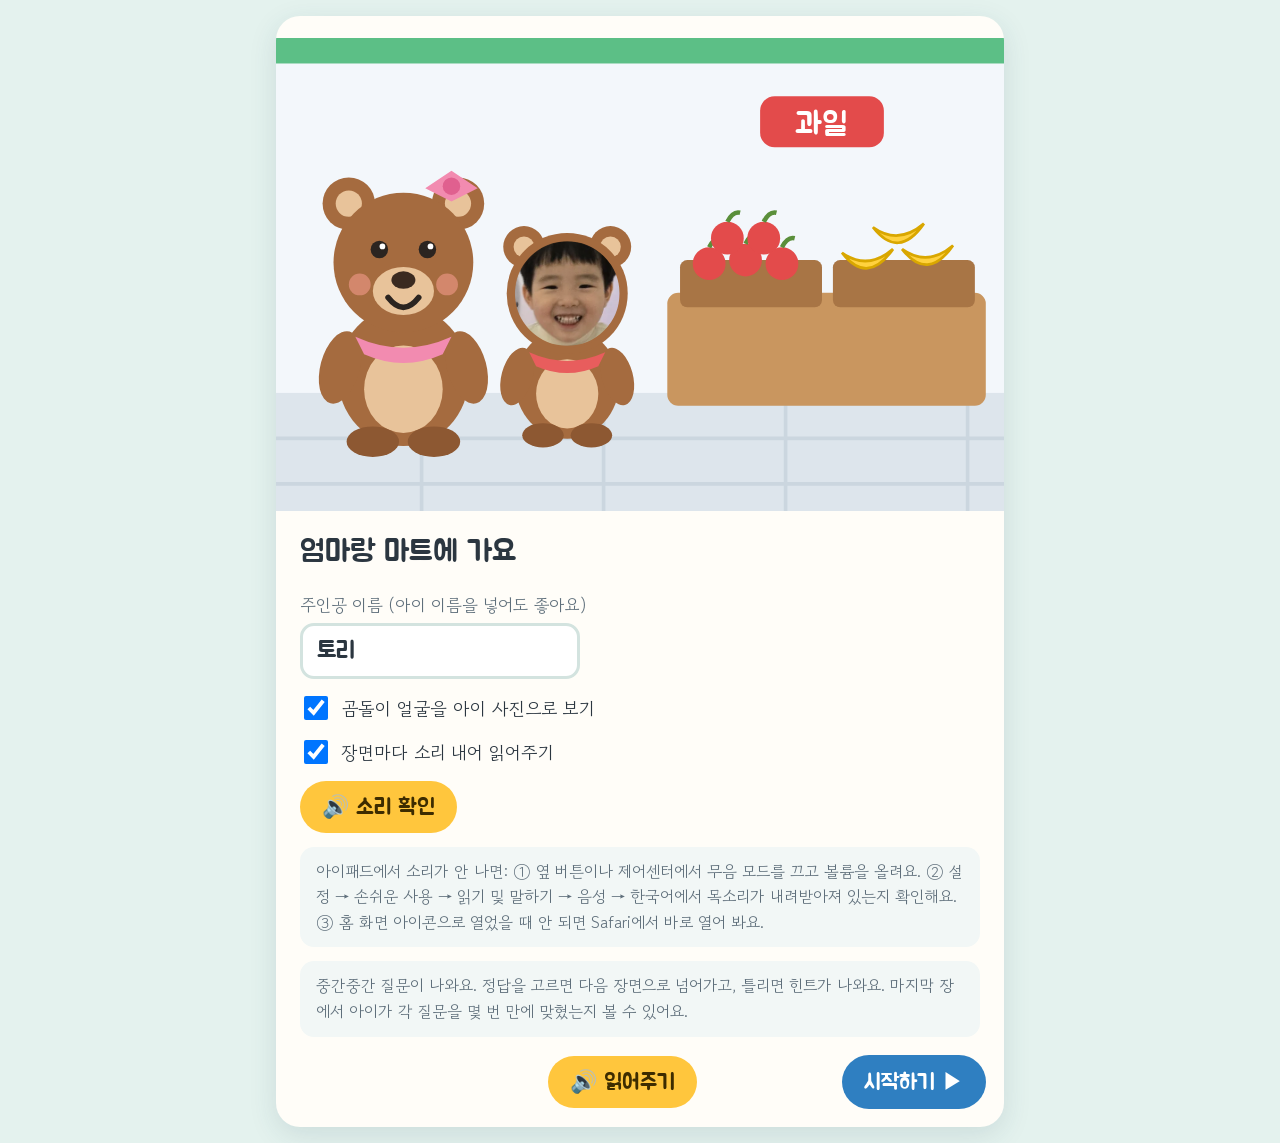
<file: storybooks/mart.html>
<!DOCTYPE html>
<html lang="ko">
<head>
<meta charset="utf-8">
<meta name="viewport" content="width=device-width, initial-scale=1">
<title>엄마랑 마트에 가요</title>
<link rel="preconnect" href="https://fonts.googleapis.com">
<link rel="preconnect" href="https://fonts.gstatic.com" crossorigin>
<link href="https://fonts.googleapis.com/css2?family=Jua&family=Gowun+Dodum&display=swap" rel="stylesheet">
<style>
:root{
  /* 그림책 세계 하나로 고정된 밝은 화면: 위에 그림, 아래 큰 글씨와 큰 버튼 */
  --bg:#e4f2ee;
  --paper:#fffdf8;
  --ink:#2b3640;
  --muted:#5f6f7b;
  --accent:#2f7fc1;
  --sun:#ffc63d;
  --good:#2e9e62;
  --line:#d3e3df;
  --display:'Jua','Apple SD Gothic Neo','Malgun Gothic',sans-serif;
  --body:'Gowun Dodum','Apple SD Gothic Neo','Malgun Gothic',sans-serif;
  color-scheme:light;
}
*{box-sizing:border-box}
html,body{margin:0}
body{background:var(--bg);color:var(--ink);font-family:var(--body);-webkit-tap-highlight-color:transparent}
.book{max-width:760px;margin:0 auto;padding:16px}
.homelink{display:inline-flex;align-items:center;gap:6px;font-family:var(--display);font-size:20px;background:#fff;color:var(--ink);text-decoration:none;padding:8px 18px;border-radius:999px;margin-bottom:12px;box-shadow:0 3px 0 #c9dcd6}
.homelink[hidden]{display:none}
.homelink:focus-visible{outline:4px solid var(--accent);outline-offset:3px}
.card{background:var(--paper);border-radius:24px;box-shadow:0 8px 28px rgba(40,80,90,.13);overflow:hidden}
.progress{display:flex;gap:6px;justify-content:center;flex-wrap:wrap;padding:12px 16px 10px}
.dot{width:12px;height:12px;border-radius:50%;background:var(--line)}
.dot.q{border-radius:3px;transform:rotate(45deg)}
.dot.done{background:var(--good)}
.dot.now{background:var(--sun);box-shadow:0 0 0 3px #ffe9a8}
.stage{position:relative;overflow:hidden}
.stage svg{display:block;width:100%;height:auto}
.text{padding:18px 24px 6px;font-family:var(--display);font-size:clamp(22px,4.8vw,30px);line-height:1.55}
.text p{margin:0 0 4px}
.chip{display:inline-block;font-family:var(--display);font-size:17px;background:#ffe9a8;color:#6b4c00;border-radius:999px;padding:3px 12px;margin-bottom:8px}
.opts{display:grid;grid-template-columns:1fr 1fr;gap:14px;padding:10px 18px 14px}
.opt{border:4px solid var(--line);border-radius:20px;background:#fff;padding:14px 10px;display:flex;flex-direction:column;align-items:center;justify-content:center;gap:8px;font-family:var(--display);font-size:clamp(18px,4.2vw,24px);color:var(--ink);cursor:pointer;min-height:160px;transition:transform .15s,border-color .2s}
.opt:hover{transform:translateY(-3px);border-color:#a9cbe6}
.opt:focus-visible,.btn:focus-visible,input:focus-visible{outline:4px solid var(--accent);outline-offset:3px}
.opt .ic{font-size:60px;line-height:1}
.opt svg{width:72px;height:96px}
.opt.right{border-color:var(--good);background:#e5f6ec}
.opt.nope{opacity:.4;animation:wobble .45s;cursor:default}
.opt:disabled{cursor:default}
.feedback{margin:0 18px 6px;padding:12px 16px;border-radius:16px;font-family:var(--display);font-size:clamp(18px,4vw,23px);line-height:1.45}
.fb-good{background:#e5f6ec;color:#1b6640}
.fb-hint{background:#fff3cf;color:#6e4e00}
.controls{display:flex;justify-content:space-between;align-items:center;gap:10px;padding:14px 18px 18px}
.btn{font-family:var(--display);font-size:clamp(18px,4vw,22px);border:none;border-radius:999px;padding:12px 22px;cursor:pointer;color:var(--ink)}
.btn-next{background:var(--accent);color:#fff;min-width:120px}
.btn-next:disabled{background:#c8d5dc;color:#6f7f88;cursor:not-allowed}
.btn-ghost{background:#edf3f5}
.btn-ghost[hidden]{display:inline-block;visibility:hidden}
.btn-read{background:var(--sun);color:#3d2c00}
.pulse{animation:pulse 1.2s ease-in-out infinite}
.cover-form{display:grid;gap:14px;padding:6px 24px 4px}
.field{display:grid;gap:6px;font-size:17px;color:var(--muted)}
.field input[type=text]{font-family:var(--display);font-size:24px;padding:10px 14px;border-radius:14px;border:3px solid var(--line);color:var(--ink);background:#fff;max-width:280px}
.check{display:flex;align-items:center;gap:10px;font-size:18px;color:var(--ink)}
.check input{width:24px;height:24px}
.note{font-size:16px;line-height:1.6;color:var(--muted);background:#f2f7f6;border-radius:14px;padding:12px 16px;margin:0}
.report{padding:6px 22px 4px}
.report h2{font-family:var(--display);font-weight:400;font-size:24px;margin:8px 0 6px;text-wrap:balance}
.report .sum{font-size:18px;margin:0 0 12px}
.row{display:grid;grid-template-columns:1fr auto;gap:10px;align-items:center;padding:10px 0;border-top:1px solid var(--line);font-size:16px}
.row small{display:block;color:var(--muted);font-size:14px}
.tag{font-family:var(--display);font-size:15px;border-radius:999px;padding:4px 12px;white-space:nowrap}
.t1{background:#dff3e7;color:#1b6640}
.t2{background:#fff0c7;color:#6e4e00}
.t3{background:#fde0d8;color:#8a3a22}
.star{position:absolute;font-size:30px;color:var(--sun);pointer-events:none;text-shadow:0 1px 0 #d99a00;animation:pop 1.3s ease-out forwards}
.bigstar{font-family:var(--display);font-size:clamp(24px,5vw,32px);color:#c77d00;padding:6px 24px 0}

/* 그림 속 움직임 */
.bob{animation:bob 2.4s ease-in-out infinite;transform-box:fill-box;transform-origin:50% 100%}
.bob.b2{animation-delay:-1.2s}
.eye{animation:blink 4.5s infinite;transform-box:fill-box;transform-origin:center}
.wave{animation:wave 1s ease-in-out infinite;transform-box:fill-box;transform-origin:20% 90%}
.tear{animation:drip 1.4s ease-in infinite}
.cloud{animation:drift 14s linear infinite alternate}
.chars.jump .bob{animation:jump .7s ease-out 2}
@keyframes bob{0%,100%{transform:translateY(0)}50%{transform:translateY(-4px)}}
@keyframes blink{0%,92%,100%{transform:scaleY(1)}95%{transform:scaleY(.1)}}
@keyframes wave{0%,100%{transform:rotate(-10deg)}50%{transform:rotate(18deg)}}
@keyframes drip{0%{transform:translateY(0);opacity:1}100%{transform:translateY(14px);opacity:0}}
@keyframes drift{from{transform:translateX(0)}to{transform:translateX(40px)}}
@keyframes jump{0%,100%{transform:translateY(0)}40%{transform:translateY(-26px)}}
@keyframes wobble{0%,100%{transform:translateX(0)}25%{transform:translateX(-6px)}75%{transform:translateX(6px)}}
@keyframes pulse{0%,100%{transform:scale(1)}50%{transform:scale(1.07)}}
@keyframes pop{0%{transform:translateY(0) scale(.4);opacity:1}100%{transform:translateY(-90px) scale(1.2);opacity:0}}
@media (prefers-reduced-motion: reduce){*{animation:none!important;transition:none!important}}
@media (max-width:420px){.opt{min-height:140px}.opt .ic{font-size:50px}.controls{padding:12px}}
</style>
</head>
<body>
<main class="book">
  <a class="homelink" id="homeLink" href="../home.html" hidden>🏠 처음 화면</a>
  <div class="card" id="card"></div>
</main>

<script>
/* ---------- 아이 사진 얼굴 ---------- */
const FACE_HAPPY = '[data-uri]';
const FACE_WORRY = '[data-uri]';
let usePhoto = true;

/* ---------- 이름과 조사 ---------- */
let rawName = '토리';
function hasBatchim(w){
  const c = w.charCodeAt(w.length-1);
  if (c < 0xAC00 || c > 0xD7A3) return false;
  return (c - 0xAC00) % 28 !== 0;
}
function callName(){ return hasBatchim(rawName) ? rawName + '이' : rawName; }
function vocative(){
  if (hasBatchim(rawName)) return rawName + '아';
  if (rawName.length >= 2 && rawName.endsWith('이') && hasBatchim(rawName.slice(0,-1))) return rawName.slice(0,-1) + '아';
  return rawName + '야';
}
function fill(t){
  return t.replace(/\{N(는|가|도|와|를|야)?\}/g, (m, j) => {
    if (j === '야') return vocative();
    return callName() + (j || '');
  });
}

/* ---------- 캐릭터 그림 ---------- */
function face(mood){
  if (mood === 'cry') return `
    <path d="M-16 -13 Q-11 -9 -6 -13" stroke="#2b2420" stroke-width="3" fill="none" stroke-linecap="round"/>
    <path d="M6 -13 Q11 -9 16 -13" stroke="#2b2420" stroke-width="3" fill="none" stroke-linecap="round"/>
    <ellipse class="tear" cx="-14" cy="-4" rx="3" ry="5" fill="#6cc3f2"/>
    <ellipse class="tear" cx="14" cy="-4" rx="3" ry="5" fill="#6cc3f2" style="animation-delay:-.7s"/>`;
  const browL = mood === 'worry' ? '<path d="M-17 -22 L-7 -25" stroke="#2b2420" stroke-width="2.5" stroke-linecap="round"/>' : '';
  const browR = mood === 'worry' ? '<path d="M7 -25 L17 -22" stroke="#2b2420" stroke-width="2.5" stroke-linecap="round"/>' : '';
  return `${browL}${browR}
    <g class="eye"><circle cx="-11" cy="-14" r="4" fill="#2b2420"/><circle cx="-9.6" cy="-15.4" r="1.3" fill="#fff"/></g>
    <g class="eye"><circle cx="11" cy="-14" r="4" fill="#2b2420"/><circle cx="12.4" cy="-15.4" r="1.3" fill="#fff"/></g>`;
}
function mouth(mood, y){
  if (mood === 'cry') return `<path d="M-7 ${y+7} Q0 ${y-1} 7 ${y+7}" stroke="#2b2420" stroke-width="2.6" fill="#c94f4f" stroke-linecap="round"/>`;
  if (mood === 'worry') return `<ellipse cx="0" cy="${y+3}" rx="4" ry="5" fill="#2b2420"/>`;
  return `<path d="M-7 ${y} Q0 ${y+9} 7 ${y}" stroke="#2b2420" stroke-width="2.6" fill="none" stroke-linecap="round"/>`;
}
/* 흔드는 팔: 어깨(몸 안쪽)를 축으로 회전하고, 몸 뒤에 그려서 이음새가 가려지게 함 */
const reduceMotion = (() => { try { return matchMedia('(prefers-reduced-motion: reduce)').matches; } catch(e){ return false; } })();
function waveArm(sx, sy, rx, ry, fill, stroke){
  const st = stroke ? `stroke="${stroke}" stroke-width="2"` : '';
  const anim = reduceMotion ? '' : `<animateTransform attributeName="transform" type="rotate" values="50;85;50" dur="1s" repeatCount="indefinite"/>`;
  return `<g transform="translate(${sx} ${sy})"><g transform="rotate(65)">
    <ellipse cx="0" cy="${-ry+5}" rx="${rx}" ry="${ry}" fill="${fill}" ${st}/>${anim}</g></g>`;
}
function bear(x, y, s=1, mood='happy', opt={}){
  const fur = opt.fur || '#a56b3f';
  const photo = usePhoto && !opt.noPhoto;
  const scarf = opt.scarf || '#e85d5d';
  const bow = opt.bow ? `<path d="M10 -42 L22 -50 L22 -36 Z M34 -42 L22 -50 L22 -36 Z" fill="#f28bb0"/><circle cx="22" cy="-43" r="4" fill="#e0608f"/>` : '';
  const armBack = opt.wave ? waveArm(22, 30, 9, 19, fur) : '';
  const armR = opt.wave ? ''
    : `<ellipse cx="29" cy="40" rx="9" ry="17" fill="${fur}" transform="rotate(${opt.reach ? -70 : -15} 29 40)"/>`;
  return `<g transform="translate(${x} ${y}) scale(${s})"><g class="bob ${opt.cls||''}">
    ${armBack}
    <ellipse cx="0" cy="44" rx="30" ry="32" fill="${fur}"/>
    <ellipse cx="0" cy="50" rx="18" ry="20" fill="#e8c39a"/>
    <ellipse cx="-29" cy="40" rx="9" ry="17" fill="${fur}" transform="rotate(15 -29 40)"/>
    ${armR}
    <ellipse cx="-14" cy="74" rx="12" ry="7" fill="#8d5832"/>
    <ellipse cx="14" cy="74" rx="12" ry="7" fill="#8d5832"/>
    <circle cx="-25" cy="-35" r="12" fill="${fur}"/><circle cx="-25" cy="-35" r="6" fill="#e8c39a"/>
    <circle cx="25" cy="-35" r="12" fill="${fur}"/><circle cx="25" cy="-35" r="6" fill="#e8c39a"/>
    ${photo ? `
    <circle cx="0" cy="-8" r="35" fill="${fur}"/>
    <image href="${mood === 'worry' ? FACE_WORRY : FACE_HAPPY}" x="-31" y="-39" width="62" height="62"/>
    <circle cx="0" cy="-8" r="31" fill="none" stroke="${fur}" stroke-width="1.5"/>` : `
    <circle cx="0" cy="-8" r="32" fill="${fur}"/>
    <ellipse cx="0" cy="5" rx="14" ry="11" fill="#e8c39a"/>
    <ellipse cx="0" cy="0" rx="5.5" ry="4" fill="#3a2a20"/>
    <circle cx="-20" cy="2" r="5" fill="#f19a8b" opacity=".6"/><circle cx="20" cy="2" r="5" fill="#f19a8b" opacity=".6"/>
    ${face(mood)}${mouth(mood, 8)}`}
    <path d="M-22 26 Q0 36 22 26 L18 34 Q0 42 -18 34 Z" fill="${scarf}"/>${bow}
  </g></g>`;
}
function rabbit(x, y, s=1, mood='happy', opt={}){
  const armBack = opt.wave ? waveArm(16, 30, 8, 15, '#f4f1ee', '#e2dcd6') : '';
  const armR = opt.wave ? ''
    : `<ellipse cx="26" cy="42" rx="8" ry="15" fill="#f4f1ee" stroke="#e2dcd6" stroke-width="2" transform="rotate(-15 26 42)"/>`;
  return `<g transform="translate(${x} ${y}) scale(${s})"><g class="bob b2 ${opt.cls||''}">
    ${armBack}
    <ellipse cx="0" cy="46" rx="26" ry="29" fill="#f4f1ee" stroke="#e2dcd6" stroke-width="2"/>
    <ellipse cx="-26" cy="42" rx="8" ry="15" fill="#f4f1ee" stroke="#e2dcd6" stroke-width="2" transform="rotate(15 -26 42)"/>
    ${armR}
    <ellipse cx="-12" cy="74" rx="11" ry="6" fill="#e6dfd8"/>
    <ellipse cx="12" cy="74" rx="11" ry="6" fill="#e6dfd8"/>
    <ellipse cx="-12" cy="-58" rx="8" ry="26" fill="#f4f1ee" stroke="#e2dcd6" stroke-width="2" transform="rotate(-8 -12 -58)"/>
    <ellipse cx="-12" cy="-58" rx="3.5" ry="18" fill="#f7b6c4" transform="rotate(-8 -12 -58)"/>
    <ellipse cx="12" cy="-58" rx="8" ry="26" fill="#f4f1ee" stroke="#e2dcd6" stroke-width="2" transform="rotate(8 12 -58)"/>
    <ellipse cx="12" cy="-58" rx="3.5" ry="18" fill="#f7b6c4" transform="rotate(8 12 -58)"/>
    <circle cx="0" cy="-8" r="29" fill="#f4f1ee" stroke="#e2dcd6" stroke-width="2"/>
    <ellipse cx="0" cy="0" rx="4" ry="3" fill="#ef8aa0"/>
    <circle cx="-18" cy="2" r="5" fill="#f7b6c4" opacity=".7"/><circle cx="18" cy="2" r="5" fill="#f7b6c4" opacity=".7"/>
    ${face(mood)}${mouth(mood, 7)}
    <path d="M-8 26 L0 31 L8 26 L8 36 L0 31 L-8 36 Z" fill="#6aa9e0"/>
  </g></g>`;
}
function duck(x, y, s=1){
  return `<g transform="translate(${x} ${y}) scale(${s})"><g class="bob">
    ${waveArm(20, 28, 9, 17, '#f6c93a')}
    <ellipse cx="0" cy="44" rx="31" ry="32" fill="#ffd84d"/>
    <path d="M-20 26 Q0 22 20 26 L22 70 Q0 78 -22 70 Z" fill="#7cc4a4"/>
    <circle cx="0" cy="40" r="4" fill="#fff" opacity=".8"/>
    <ellipse cx="-30" cy="40" rx="9" ry="17" fill="#f6c93a" transform="rotate(18 -30 40)"/>
    <ellipse cx="-12" cy="75" rx="12" ry="6" fill="#f39a3d"/><ellipse cx="12" cy="75" rx="12" ry="6" fill="#f39a3d"/>
    <circle cx="0" cy="-10" r="29" fill="#ffd84d"/>
    <path d="M-4 -38 Q0 -50 6 -40 Q8 -48 12 -40" stroke="#f6c93a" stroke-width="4" fill="none" stroke-linecap="round"/>
    <circle cx="-11" cy="-14" r="8" fill="none" stroke="#5a4a3a" stroke-width="2"/>
    <circle cx="11" cy="-14" r="8" fill="none" stroke="#5a4a3a" stroke-width="2"/>
    <path d="M-3 -14 L3 -14" stroke="#5a4a3a" stroke-width="2"/>
    ${face('happy')}
    <ellipse cx="0" cy="3" rx="13" ry="6" fill="#f39a3d"/>
    <path d="M-10 4 Q0 9 10 4" stroke="#d27a25" stroke-width="2" fill="none"/>
  </g></g>`;
}
function blocks(x, baseY, n){
  const cols = ['#ef6b6b','#4f9be0','#ffc63d','#5cbf86','#b78be0'];
  let out = '';
  for (let i=0;i<n;i++){
    const off = (i%2 ? 4 : -4);
    out += `<rect x="${x-15+off}" y="${baseY-18*(i+1)}" width="30" height="18" rx="3" fill="${cols[i%cols.length]}" stroke="rgba(0,0,0,.12)"/>`;
  }
  return out;
}

/* ---------- 배경 ---------- */
const sky = (c1) => `<rect width="400" height="260" fill="${c1}"/>`;
const cloud = (x,y) => `<g class="cloud"><ellipse cx="${x}" cy="${y}" rx="26" ry="11" fill="#fff"/><ellipse cx="${x+18}" cy="${y-6}" rx="18" ry="10" fill="#fff"/><ellipse cx="${x-16}" cy="${y-3}" rx="14" ry="8" fill="#fff"/></g>`;
const grass = `<rect y="200" width="400" height="60" fill="#9fd77f"/><path d="M0 200 Q100 190 200 200 T400 200 V206 H0Z" fill="#8ccb6b"/>`;
const classroom = `
  <rect width="400" height="260" fill="#fff1d8"/>
  <rect x="40" y="30" width="120" height="80" rx="8" fill="#bfe6ff" stroke="#e0b98a" stroke-width="6"/>
  <path d="M100 30 V110 M40 70 H160" stroke="#e0b98a" stroke-width="4"/>
  ${cloud(80,58)}
  <rect x="250" y="40" width="110" height="60" rx="6" fill="#fff" stroke="#f0d6ae" stroke-width="3"/>
  <circle cx="275" cy="68" r="10" fill="#ef6b6b"/><rect x="295" y="58" width="20" height="20" fill="#4f9be0"/><path d="M335 78 L345 58 L355 78Z" fill="#5cbf86"/>
  <rect y="195" width="400" height="65" fill="#e6c79c"/>
  <ellipse cx="200" cy="228" rx="150" ry="24" fill="#f5b8b0"/>`;

const indoor = `
  <rect width="400" height="260" fill="#f3f7fb"/>
  <rect y="0" width="400" height="14" fill="#5cbf86"/>
  <rect y="195" width="400" height="65" fill="#dde5ec"/>
  <path d="M0 220 H400 M0 245 H400 M80 195 V260 M180 195 V260 M280 195 V260 M380 195 V260" stroke="#cbd6df" stroke-width="2"/>`;
const sign = (x, y, t, c) => `<rect x="${x-34}" y="${y-16}" width="68" height="28" rx="8" fill="${c}"/><text x="${x}" y="${y+5}" text-anchor="middle" font-family="Jua, sans-serif" font-size="17" fill="#fff">${t}</text>`;
const apple = (x, y) => `<circle cx="${x}" cy="${y}" r="9" fill="#e34b4b"/><path d="M${x} ${y-9} q3 -6 7 -5" stroke="#5a8f3a" stroke-width="2.5" fill="none"/>`;
const banana = (x, y) => `<path d="M${x-14} ${y-6} Q${x} ${y+12} ${x+14} ${y-8} Q${x} ${y+4} ${x-14} ${y-6}Z" fill="#ffd23f" stroke="#d9a700" stroke-width="1.5"/>`;
const cart = (x, y) => `<g stroke="#7b8a96" stroke-width="3" fill="none"><path d="M${x-30} ${y-40} H${x-22} L${x-14} ${y-5} H${x+30} L${x+36} ${y-32} H${x-18}"/></g><circle cx="${x-8}" cy="${y+4}" r="5" fill="#7b8a96"/><circle cx="${x+24}" cy="${y+4}" r="5" fill="#7b8a96"/>`;
const basket = (x, y) => `<path d="M${x-22} ${y-18} H${x+22} L${x+17} ${y} H${x-17}Z" fill="#ef6b6b"/><path d="M${x-14} ${y-18} Q${x} ${y-36} ${x+14} ${y-18}" stroke="#ef6b6b" stroke-width="4" fill="none"/>`;
function snackShelf(){
  const cols=['#ef6b6b','#4f9be0','#ffc63d','#5cbf86','#b78be0','#ff9f5a'];
  let o = `<rect x="200" y="40" width="190" height="160" fill="#d9b48a"/>`;
  [60,110,160].forEach((y,r) => {
    o += `<rect x="200" y="${y+30}" width="190" height="6" fill="#b88f62"/>`;
    for (let i=0;i<6;i++) o += `<rect x="${208+i*30}" y="${y}" width="24" height="30" rx="3" fill="${cols[(i+r*2)%6]}"/><circle cx="${220+i*30}" cy="${y+13}" r="5" fill="#fff" opacity=".7"/>`;
  });
  return o + sign(295, 28, '과자', '#ff9f5a');
}
const counter = `<rect x="262" y="150" width="138" height="56" rx="6" fill="#9fb3c2"/><rect x="262" y="146" width="138" height="10" rx="4" fill="#7f97a8"/>
  <rect x="300" y="122" width="34" height="26" rx="4" fill="#4b5d6b"/><rect x="305" y="127" width="24" height="10" fill="#9ff0c0"/>${sign(330, 30, '계산대', '#4f9be0')}`;
const MOM = {noPhoto:true, scarf:'#f28bb0', bow:true};
const scenes = {
  mart: () => `<rect width="400" height="260" fill="#c9ecfd"/>${cloud(60,30)}
    <rect x="30" y="40" width="340" height="162" fill="#fff"/>
    <rect x="30" y="40" width="340" height="22" fill="#5cbf86"/>
    <text x="200" y="58" text-anchor="middle" font-family="Jua, sans-serif" font-size="18" fill="#fff">콩콩마트</text>
    <rect x="150" y="96" width="100" height="106" fill="#bfe6ff" stroke="#9cc7e2" stroke-width="3"/><path d="M200 96 V202" stroke="#9cc7e2" stroke-width="3"/>
    <rect y="200" width="400" height="60" fill="#d7dde2"/>
    ${cart(330, 214)}
    <g class="chars">${bear(115,133,1.2,'happy',MOM)}${bear(200,148,0.95,'happy',{reach:false})}</g>`,
  fruit: () => `${indoor}
    <rect x="215" y="140" width="175" height="62" rx="6" fill="#c9965f"/>
    <rect x="222" y="122" width="78" height="26" rx="4" fill="#a87545"/><rect x="306" y="122" width="78" height="26" rx="4" fill="#a87545"/>
    ${apple(238,124)}${apple(258,122)}${apple(278,124)}${apple(248,110)}${apple(268,110)}
    ${banana(325,124)}${banana(358,122)}${banana(342,110)}
    ${sign(300, 48, '과일', '#e34b4b')}
    <g class="chars">${bear(70,133,1.2,'happy',MOM)}${bear(160,148,0.95,'happy')}</g>`,
  snack: () => `${indoor}${snackShelf()}${basket(70,222)}
    <g class="chars">${bear(130,148,0.95,'happy',{reach:true})}</g>`,
  meet: () => `${indoor}${snackShelf()}${basket(40,222)}
    <g class="chars">${bear(115,148,0.95,'happy',{wave:true})}${rabbit(255,150,0.9,'happy',{wave:true})}</g>`,
  line: () => `${indoor}${duck(335,112,0.9)}${counter}
    <g class="chars">${bear(215,136,1.1,'happy',{noPhoto:true,fur:'#98a4ae',scarf:'#4f9be0'})}${bear(125,133,1.15,'happy',MOM)}${bear(45,150,0.9,'happy')}</g>`,
  pay: () => `${indoor}${duck(335,112,0.9)}${counter}${basket(290,146)}
    <g class="chars">${bear(115,133,1.15,'happy',MOM)}${bear(215,150,0.9,'happy',{wave:true})}</g>`,
  home: () => `<rect width="400" height="260" fill="#ffd8a8"/><rect width="400" height="90" fill="#ffc1a0"/>
    <circle cx="330" cy="140" r="38" fill="#ffa86b" opacity=".8"/>
    <rect x="250" y="110" width="120" height="95" fill="#ffe3a6"/><path d="M240 112 L310 64 L380 112Z" fill="#ef7b5f"/>
    <rect x="296" y="150" width="30" height="55" rx="4" fill="#7cc4e8"/>
    <rect y="200" width="400" height="60" fill="#b9d98a"/>
    <text x="150" y="70" font-family="sans-serif" font-size="26" fill="#ef6b8a">♥</text>
    ${basket(215,222)}
    <g class="chars">${bear(110,133,1.2,'happy',MOM)}${bear(180,150,0.9,'happy',{wave:true})}</g>`
};

/* ---------- 이야기 ---------- */
const pages = [
  {type:'cover', scene:'fruit'},
  {type:'story', scene:'mart', text:['오늘은 엄마랑 마트에 왔어요.','마트에는 사람이 아주 많아요.']},
  {type:'q', id:'q1', kind:'안전하게 다니기', scene:'mart', q:'마트에서는 엄마랑 어떻게 다닐까요?',
    opts:[{icon:'🤝',label:'엄마 손을 잡고 다녀요',ok:true},{icon:'🏃',label:'혼자 뛰어가요'}],
    hint:'사람이 많아서 혼자 뛰어가면 엄마를 잃어버릴 수 있어요.', yes:'맞아요! {N는} 엄마 손을 꼭 잡았어요.'},
  {type:'story', scene:'fruit', text:['과일 코너에 왔어요.','빨간 사과와 노란 바나나가 있어요.','엄마가 "사과 좀 담아 줄래?" 했어요.']},
  {type:'q', id:'q2', kind:'내용 이해', scene:'fruit', q:'엄마가 무엇을 담아 달라고 했나요?',
    opts:[{icon:'🍎',label:'사과',ok:true},{icon:'🍌',label:'바나나'}],
    hint:'엄마가 빨간 과일을 담아 달라고 했어요.', yes:'맞아요! {N는} 사과를 바구니에 담았어요.'},
  {type:'story', scene:'snack', text:['과자 코너에 왔어요.','맛있어 보이는 과자가 많아요.','{N도} 과자가 먹고 싶어요.']},
  {type:'q', id:'q3', kind:'원하는 것 말하기', scene:'snack', q:'과자가 먹고 싶을 때는 어떻게 할까요?',
    opts:[{icon:'🗣️',label:'"엄마, 과자 사도 돼요?" 물어봐요',ok:true},{icon:'🍪',label:'과자를 뜯어서 먹어요'}],
    hint:'계산하기 전에는 과자를 뜯으면 안 돼요. 엄마에게 먼저 물어봐요.', yes:'맞아요! 엄마가 "그래, 한 개만 고르자" 했어요.'},
  {type:'story', scene:'meet', text:['{N는} 과자 한 개를 골랐어요.','그런데 저기 누가 있어요?','어린이집 친구 콩이예요!']},
  {type:'q', id:'q4', kind:'인사하기', scene:'meet', q:'마트에서 친구를 만나면 어떻게 할까요?',
    opts:[{icon:'👋',label:'"콩이야, 안녕!" 손을 흔들어요',ok:true},{icon:'🙈',label:'못 본 척해요'}],
    hint:'아는 친구를 만나면 반갑게 인사를 해요.', yes:'맞아요! 콩이도 "{N야}, 안녕!" 하고 손을 흔들었어요.'},
  {type:'story', scene:'line', text:['이제 계산하러 가요.','계산대 앞에 사람들이 줄을 서 있어요.']},
  {type:'q', id:'q5', kind:'차례 기다리기', scene:'line', q:'계산대에 사람이 많을 때는 어떻게 할까요?',
    opts:[{icon:'⏳',label:'줄 서서 차례를 기다려요',ok:true},{icon:'🚶',label:'맨 앞으로 끼어들어요'}],
    hint:'먼저 온 사람이 먼저 계산해요. 뒤에 서서 기다려요.', yes:'맞아요! 조금 기다리니 우리 차례가 왔어요.'},
  {type:'story', scene:'pay', text:['드디어 우리 차례예요.','오리 아주머니가 계산을 해 주었어요.']},
  {type:'q', id:'q6', kind:'고마움 표현하기', scene:'pay', q:'계산해 준 아주머니에게 뭐라고 할까요?',
    opts:[{icon:'🙇',label:'"감사합니다!" 인사해요',ok:true},{icon:'🤐',label:'아무 말 안 하고 가요'}],
    hint:'누가 나를 도와주면 고맙다고 말해요.', yes:'맞아요! 아주머니가 "고마워요, 또 와요!" 하고 웃었어요.'},
  {type:'q', id:'q7', kind:'기억하기', scene:'pay', q:'오늘 {N는} 누구랑 같이 마트에 왔나요?',
    opts:[{icon:'mom',label:'엄마',ok:true},{icon:'rabbit',label:'콩이'}],
    hint:'처음부터 손을 꼭 잡고 같이 온 사람은 누구였지요?', yes:'맞아요! 엄마랑 같이 왔어요. 콩이는 마트에서 만났지요.'},
  {type:'end', scene:'home', text:['장보기 끝! 집에 왔어요.','엄마가 "{N야}, 오늘 정말 멋졌어!" 하고 꼭 안아 주었어요.']}
];

/* ---------- 상태 ---------- */
let idx = 0;
let autoRead = true;
let attempts = {}, solved = {}, wrongPicked = {}, orders = {};
let showReport = false;

/* ---------- 읽어주기 ---------- */
let koVoice = null;
const isIOS = /iPad|iPhone|iPod/.test(navigator.userAgent) || (navigator.platform === 'MacIntel' && navigator.maxTouchPoints > 1);
let currentUtter = null, speechUnlocked = false;
function pickVoice(){
  try{
    const vs = speechSynthesis.getVoices().filter(v => v.lang && v.lang.toLowerCase().replace('_','-').startsWith('ko'));
    koVoice = vs.find(v => v.localService && v.default) || vs.find(v => v.localService) || vs[0] || null;
  }catch(e){}
}
if ('speechSynthesis' in window){ pickVoice(); try{ speechSynthesis.addEventListener('voiceschanged', pickVoice); }catch(e){} }
/* 아이패드는 첫 터치 때 음성을 한 번 '깨워야' 이후에 소리가 나요 */
function unlockSpeech(){
  if (speechUnlocked || !('speechSynthesis' in window)) return;
  speechUnlocked = true;
  try{ const u = new SpeechSynthesisUtterance(' '); u.lang = 'ko-KR'; u.volume = 0; speechSynthesis.speak(u); }catch(e){}
}
document.addEventListener('touchend', unlockSpeech, {passive:true});
document.addEventListener('click', unlockSpeech);
function speak(text){
  if (!('speechSynthesis' in window)) return;
  try{
    const say = () => {
      const u = new SpeechSynthesisUtterance(text.replace(/["“”]/g,''));
      u.lang = 'ko-KR';
      /* 아이패드에서는 목소리를 직접 고르지 않고 기본 한국어 목소리를 쓰게 함
         (내려받지 않은 고급 목소리가 골라지면 소리가 안 나요) */
      if (koVoice && !isIOS) u.voice = koVoice;
      u.rate = 0.85; u.pitch = 1.1; u.volume = 1;
      currentUtter = u;
      try{ speechSynthesis.resume(); }catch(e){}
      speechSynthesis.speak(u);
    };
    /* 말하는 중일 때만 멈추고 잠깐 쉰 뒤 말하기 (멈추자마자 말하면 Safari가 무시해요) */
    if (speechSynthesis.speaking || speechSynthesis.pending){ speechSynthesis.cancel(); setTimeout(say, 150); }
    else say();
  }catch(e){}
}
function pageSpeech(p){
  if (p.type === 'story' || p.type === 'end') return fill(p.text.join(' '));
  if (p.type === 'q'){
    if (solved[p.id]) return fill(p.yes);
    const o = orders[p.id].map(i => fill(p.opts[i].label));
    return fill(p.q) + ' ' + o[0] + '? 아니면, ' + o[1] + '?';
  }
  return '엄마랑 마트에 가요.';
}

/* ---------- 그리기 ---------- */
const card = document.getElementById('card');
function esc(s){ return s.replace(/[&<>]/g, c => ({'&':'&amp;','<':'&lt;','>':'&gt;'}[c])); }
function iconHTML(icon){
  if (icon === 'bear') return `<svg viewBox="-48 -52 96 132" aria-hidden="true">${bear(0,0,1)}</svg>`;
  if (icon === 'mom') return `<svg viewBox="-48 -56 96 136" aria-hidden="true">${bear(0,0,1,'happy',MOM)}</svg>`;
  if (icon === 'rabbit') return `<svg viewBox="-48 -90 96 170" aria-hidden="true">${rabbit(0,0,1)}</svg>`;
  return `<span class="ic" aria-hidden="true">${icon}</span>`;
}
function progressHTML(){
  return pages.slice(1).map((p,i) => {
    const n = i+1;
    const cls = ['dot', p.type==='q' ? 'q' : '', n < idx ? 'done' : '', n === idx ? 'now' : ''].join(' ');
    return `<span class="${cls}"></span>`;
  }).join('');
}
function render(){
  const p = pages[idx];
  if (p.type === 'q' && !orders[p.id]) orders[p.id] = Math.random() < .5 ? [0,1] : [1,0];
  let body = '';
  let nextLabel = '다음 ▶', nextDisabled = false, nextPulse = false;

  if (p.type === 'cover'){
    body = `
      <div class="text"><p>엄마랑 마트에 가요</p></div>
      <div class="cover-form">
        <label class="field" for="nameInput">주인공 이름 (아이 이름을 넣어도 좋아요)
          <input type="text" id="nameInput" maxlength="8" value="${esc(rawName)}">
        </label>
        <label class="check" for="usePhoto"><input type="checkbox" id="usePhoto" ${usePhoto?'checked':''}> 곰돌이 얼굴을 아이 사진으로 보기</label>
        <label class="check" for="autoRead"><input type="checkbox" id="autoRead" ${autoRead?'checked':''}> 장면마다 소리 내어 읽어주기</label>
        <button class="btn btn-read" id="testBtn" type="button" style="justify-self:start">🔊 소리 확인</button>
        <p class="note">아이패드에서 소리가 안 나면: ① 옆 버튼이나 제어센터에서 무음 모드를 끄고 볼륨을 올려요. ② 설정 → 손쉬운 사용 → 읽기 및 말하기 → 음성 → 한국어에서 목소리가 내려받아져 있는지 확인해요. ③ 홈 화면 아이콘으로 열었을 때 안 되면 Safari에서 바로 열어 봐요.</p>
        <p class="note">중간중간 질문이 나와요. 정답을 고르면 다음 장면으로 넘어가고, 틀리면 힌트가 나와요. 마지막 장에서 아이가 각 질문을 몇 번 만에 맞혔는지 볼 수 있어요.</p>
      </div>`;
    nextLabel = '시작하기 ▶';
  } else if (p.type === 'story' || p.type === 'end'){
    body = `<div class="text">${p.text.map(t => `<p>${esc(fill(t))}</p>`).join('')}</div>`;
    if (p.type === 'end'){
      body += `<div class="bigstar">★ 끝까지 잘 들었어요! ★</div>`;
      if (showReport) body += reportHTML();
      nextLabel = '처음부터 다시';
    }
  } else if (p.type === 'q'){
    const done = !!solved[p.id];
    const opts = orders[p.id].map(i => {
      const o = p.opts[i];
      const wrong = (wrongPicked[p.id]||[]).includes(i);
      const cls = ['opt', done && o.ok ? 'right' : '', wrong ? 'nope' : ''].join(' ');
      return `<button class="${cls}" data-i="${i}" ${done||wrong?'disabled':''}>${iconHTML(o.icon)}<span>${esc(fill(o.label))}</span></button>`;
    }).join('');
    let fb = '';
    if (done) fb = `<div class="feedback fb-good" role="status">${esc(fill(p.yes))}</div>`;
    else if ((wrongPicked[p.id]||[]).length) fb = `<div class="feedback fb-hint" role="status">다시 생각해 볼까요? ${esc(fill(p.hint))}</div>`;
    body = `<div class="text"><span class="chip">질문</span><p>${esc(fill(p.q))}</p></div><div class="opts">${opts}</div>${fb}`;
    nextDisabled = !done; nextPulse = done;
  }

  card.innerHTML = `
    <div class="progress" aria-hidden="true">${idx>0?progressHTML():''}</div>
    <div class="stage" id="stage"><svg viewBox="0 0 400 260" role="img" aria-label="그림">${scenes[p.scene]()}</svg></div>
    ${body}
    <div class="controls">
      <button class="btn btn-ghost" id="prevBtn" ${idx===0?'hidden':''}>◀ 이전</button>
      ${p.type==='end' ? `<button class="btn btn-ghost" id="reportBtn">${showReport?'기록 닫기':'부모님 확인'}</button>` : `<button class="btn btn-read" id="readBtn">🔊 읽어주기</button>`}
      <button class="btn btn-next ${nextPulse?'pulse':''}" id="nextBtn" ${nextDisabled?'disabled':''}>${nextLabel}</button>
    </div>`;
  bind();
}
function reportHTML(){
  const qs = pages.filter(p => p.type === 'q');
  const first = qs.filter(q => attempts[q.id] === 1).length;
  const rows = qs.map(q => {
    const a = attempts[q.id] || 0;
    let tag;
    if (!solved[q.id]) tag = '<span class="tag t3">못 풀었어요</span>';
    else if (a === 1) tag = '<span class="tag t1">한 번에 맞힘</span>';
    else if (a === 2) tag = '<span class="tag t2">두 번째에 맞힘</span>';
    else tag = `<span class="tag t3">${a}번째에 맞힘</span>`;
    return `<div class="row"><div>${esc(fill(q.q))}<small>${q.kind}</small></div>${tag}</div>`;
  }).join('');
  return `<section class="report">
    <h2>부모님 확인</h2>
    <p class="sum">질문 ${qs.length}개 중 <strong>${first}개</strong>를 한 번에 맞혔어요.</p>
    ${rows}
    <p class="note" style="margin:14px 0 4px">보기가 두 개라서 우연히 맞힐 수도 있어요. 정답을 고른 뒤 "왜 그렇게 생각했어?" 하고 한 번 더 물어보면 정말 이해했는지 알기 쉬워요. 여러 번 해 보며 결과가 어떻게 달라지는지 비교해 보세요.</p>
  </section>`;
}
function celebrate(){
  const stage = document.getElementById('stage');
  const chars = stage.querySelector('.chars');
  if (chars){ chars.classList.add('jump'); }
  for (let i=0;i<14;i++){
    const s = document.createElement('span');
    s.className = 'star'; s.textContent = '★';
    s.style.left = (8 + Math.random()*84) + '%';
    s.style.top = (35 + Math.random()*50) + '%';
    s.style.animationDelay = (Math.random()*.4) + 's';
    stage.appendChild(s);
    setTimeout(() => s.remove(), 1900);
  }
}
function go(n){
  idx = n; render(); window.scrollTo({top:0, behavior:'smooth'});
  if (autoRead && idx > 0) speak(pageSpeech(pages[idx]));
}
function bind(){
  const p = pages[idx];
  const nameI = document.getElementById('nameInput');
  if (nameI) nameI.addEventListener('input', e => { rawName = e.target.value.trim() || '토리'; });
  const up = document.getElementById('usePhoto');
  if (up) up.addEventListener('change', e => { usePhoto = e.target.checked; render(); });
  const ar = document.getElementById('autoRead');
  if (ar) ar.addEventListener('change', e => { autoRead = e.target.checked; });
  const prev = document.getElementById('prevBtn');
  if (prev) prev.addEventListener('click', () => { if (idx>0) go(idx-1); });
  const test = document.getElementById('testBtn');
  if (test) test.addEventListener('click', () => speak('안녕! 소리가 잘 들리나요?'));
  const read = document.getElementById('readBtn');
  if (read) read.addEventListener('click', () => speak(pageSpeech(p)));
  const rep = document.getElementById('reportBtn');
  if (rep) rep.addEventListener('click', () => { showReport = !showReport; render(); });
  document.getElementById('nextBtn').addEventListener('click', () => {
    if (p.type === 'end'){ attempts={}; solved={}; wrongPicked={}; orders={}; showReport=false; go(0); return; }
    if (p.type === 'q' && !solved[p.id]) return;
    go(idx+1);
  });
  card.querySelectorAll('.opt').forEach(btn => btn.addEventListener('click', () => {
    if (solved[p.id]) return;
    const i = +btn.dataset.i, o = p.opts[i];
    attempts[p.id] = (attempts[p.id]||0) + 1;
    if (o.ok){
      solved[p.id] = true;
      render(); celebrate(); speak(fill(p.yes));
    } else {
      (wrongPicked[p.id] = wrongPicked[p.id] || []).push(i);
      render(); speak('다시 생각해 볼까요? ' + fill(p.hint));
    }
  }));
}
try{ if (location.hostname.endsWith('github.io')) document.getElementById('homeLink').hidden = false; }catch(e){}
render();
</script>
</body>
</html>
</file>
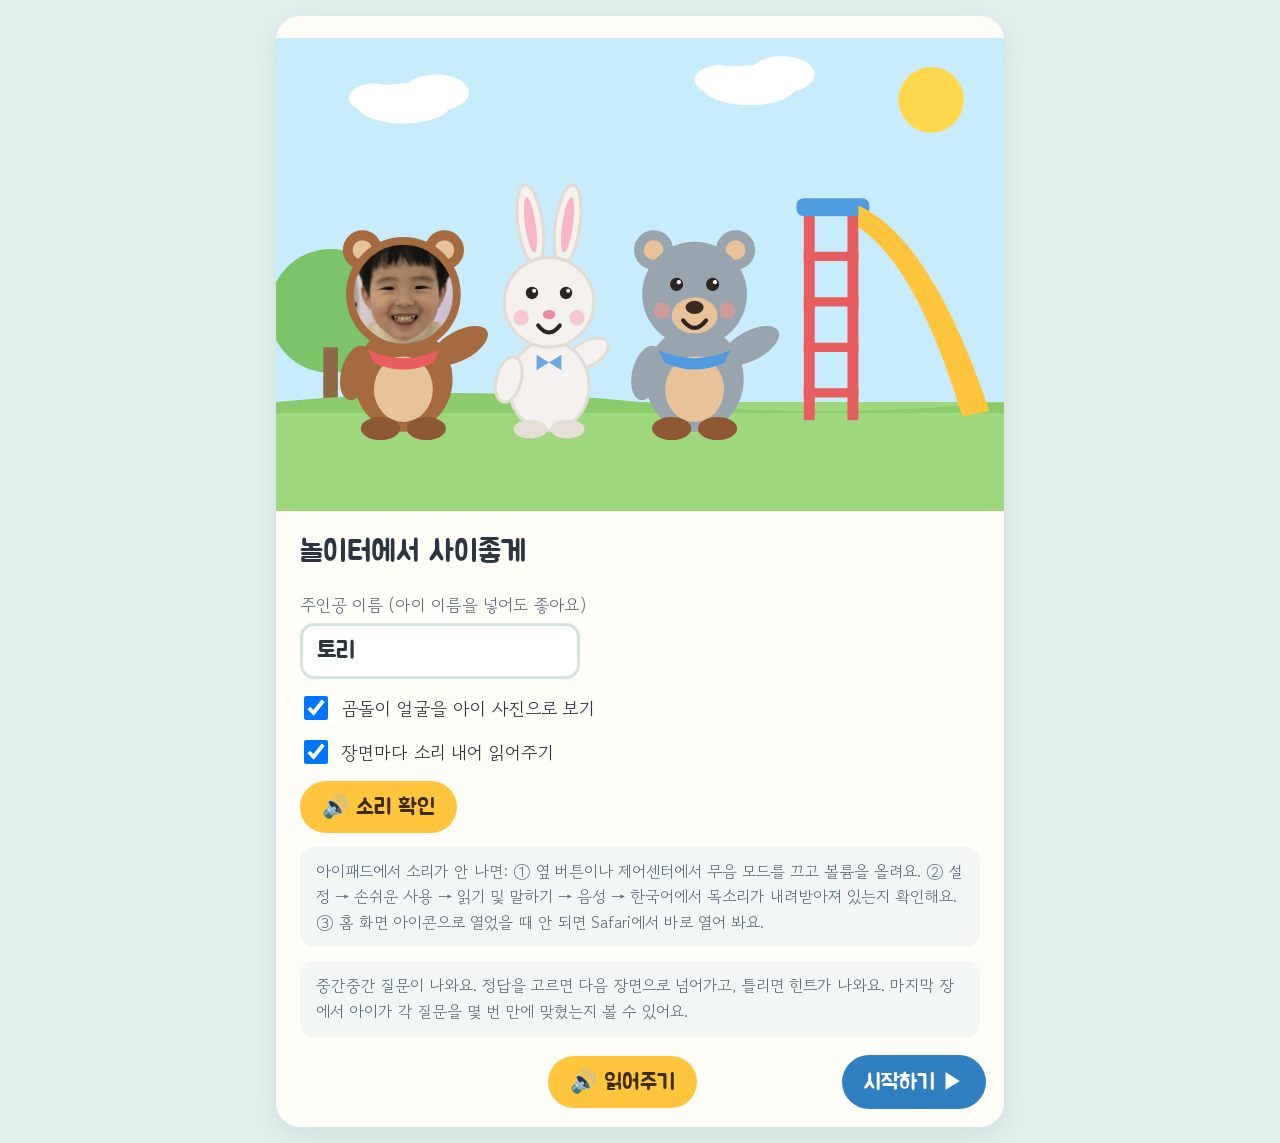
<file: storybooks/playground.html>
<!DOCTYPE html>
<html lang="ko">
<head>
<meta charset="utf-8">
<meta name="viewport" content="width=device-width, initial-scale=1">
<title>놀이터에서 사이좋게</title>
<link rel="preconnect" href="https://fonts.googleapis.com">
<link rel="preconnect" href="https://fonts.gstatic.com" crossorigin>
<link href="https://fonts.googleapis.com/css2?family=Jua&family=Gowun+Dodum&display=swap" rel="stylesheet">
<style>
:root{
  /* 그림책 세계 하나로 고정된 밝은 화면: 위에 그림, 아래 큰 글씨와 큰 버튼 */
  --bg:#e4f2ee;
  --paper:#fffdf8;
  --ink:#2b3640;
  --muted:#5f6f7b;
  --accent:#2f7fc1;
  --sun:#ffc63d;
  --good:#2e9e62;
  --line:#d3e3df;
  --display:'Jua','Apple SD Gothic Neo','Malgun Gothic',sans-serif;
  --body:'Gowun Dodum','Apple SD Gothic Neo','Malgun Gothic',sans-serif;
  color-scheme:light;
}
*{box-sizing:border-box}
html,body{margin:0}
body{background:var(--bg);color:var(--ink);font-family:var(--body);-webkit-tap-highlight-color:transparent}
.book{max-width:760px;margin:0 auto;padding:16px}
.homelink{display:inline-flex;align-items:center;gap:6px;font-family:var(--display);font-size:20px;background:#fff;color:var(--ink);text-decoration:none;padding:8px 18px;border-radius:999px;margin-bottom:12px;box-shadow:0 3px 0 #c9dcd6}
.homelink[hidden]{display:none}
.homelink:focus-visible{outline:4px solid var(--accent);outline-offset:3px}
.card{background:var(--paper);border-radius:24px;box-shadow:0 8px 28px rgba(40,80,90,.13);overflow:hidden}
.progress{display:flex;gap:6px;justify-content:center;flex-wrap:wrap;padding:12px 16px 10px}
.dot{width:12px;height:12px;border-radius:50%;background:var(--line)}
.dot.q{border-radius:3px;transform:rotate(45deg)}
.dot.done{background:var(--good)}
.dot.now{background:var(--sun);box-shadow:0 0 0 3px #ffe9a8}
.stage{position:relative;overflow:hidden}
.stage svg{display:block;width:100%;height:auto}
.text{padding:18px 24px 6px;font-family:var(--display);font-size:clamp(22px,4.8vw,30px);line-height:1.55}
.text p{margin:0 0 4px}
.chip{display:inline-block;font-family:var(--display);font-size:17px;background:#ffe9a8;color:#6b4c00;border-radius:999px;padding:3px 12px;margin-bottom:8px}
.opts{display:grid;grid-template-columns:1fr 1fr;gap:14px;padding:10px 18px 14px}
.opt{border:4px solid var(--line);border-radius:20px;background:#fff;padding:14px 10px;display:flex;flex-direction:column;align-items:center;justify-content:center;gap:8px;font-family:var(--display);font-size:clamp(18px,4.2vw,24px);color:var(--ink);cursor:pointer;min-height:160px;transition:transform .15s,border-color .2s}
.opt:hover{transform:translateY(-3px);border-color:#a9cbe6}
.opt:focus-visible,.btn:focus-visible,input:focus-visible{outline:4px solid var(--accent);outline-offset:3px}
.opt .ic{font-size:60px;line-height:1}
.opt svg{width:72px;height:96px}
.opt.right{border-color:var(--good);background:#e5f6ec}
.opt.nope{opacity:.4;animation:wobble .45s;cursor:default}
.opt:disabled{cursor:default}
.feedback{margin:0 18px 6px;padding:12px 16px;border-radius:16px;font-family:var(--display);font-size:clamp(18px,4vw,23px);line-height:1.45}
.fb-good{background:#e5f6ec;color:#1b6640}
.fb-hint{background:#fff3cf;color:#6e4e00}
.controls{display:flex;justify-content:space-between;align-items:center;gap:10px;padding:14px 18px 18px}
.btn{font-family:var(--display);font-size:clamp(18px,4vw,22px);border:none;border-radius:999px;padding:12px 22px;cursor:pointer;color:var(--ink)}
.btn-next{background:var(--accent);color:#fff;min-width:120px}
.btn-next:disabled{background:#c8d5dc;color:#6f7f88;cursor:not-allowed}
.btn-ghost{background:#edf3f5}
.btn-ghost[hidden]{display:inline-block;visibility:hidden}
.btn-read{background:var(--sun);color:#3d2c00}
.pulse{animation:pulse 1.2s ease-in-out infinite}
.cover-form{display:grid;gap:14px;padding:6px 24px 4px}
.field{display:grid;gap:6px;font-size:17px;color:var(--muted)}
.field input[type=text]{font-family:var(--display);font-size:24px;padding:10px 14px;border-radius:14px;border:3px solid var(--line);color:var(--ink);background:#fff;max-width:280px}
.check{display:flex;align-items:center;gap:10px;font-size:18px;color:var(--ink)}
.check input{width:24px;height:24px}
.note{font-size:16px;line-height:1.6;color:var(--muted);background:#f2f7f6;border-radius:14px;padding:12px 16px;margin:0}
.report{padding:6px 22px 4px}
.report h2{font-family:var(--display);font-weight:400;font-size:24px;margin:8px 0 6px;text-wrap:balance}
.report .sum{font-size:18px;margin:0 0 12px}
.row{display:grid;grid-template-columns:1fr auto;gap:10px;align-items:center;padding:10px 0;border-top:1px solid var(--line);font-size:16px}
.row small{display:block;color:var(--muted);font-size:14px}
.tag{font-family:var(--display);font-size:15px;border-radius:999px;padding:4px 12px;white-space:nowrap}
.t1{background:#dff3e7;color:#1b6640}
.t2{background:#fff0c7;color:#6e4e00}
.t3{background:#fde0d8;color:#8a3a22}
.star{position:absolute;font-size:30px;color:var(--sun);pointer-events:none;text-shadow:0 1px 0 #d99a00;animation:pop 1.3s ease-out forwards}
.bigstar{font-family:var(--display);font-size:clamp(24px,5vw,32px);color:#c77d00;padding:6px 24px 0}

/* 그림 속 움직임 */
.bob{animation:bob 2.4s ease-in-out infinite;transform-box:fill-box;transform-origin:50% 100%}
.bob.b2{animation-delay:-1.2s}
.eye{animation:blink 4.5s infinite;transform-box:fill-box;transform-origin:center}
.wave{animation:wave 1s ease-in-out infinite;transform-box:fill-box;transform-origin:20% 90%}
.tear{animation:drip 1.4s ease-in infinite}
.cloud{animation:drift 14s linear infinite alternate}
.chars.jump .bob{animation:jump .7s ease-out 2}
@keyframes bob{0%,100%{transform:translateY(0)}50%{transform:translateY(-4px)}}
@keyframes blink{0%,92%,100%{transform:scaleY(1)}95%{transform:scaleY(.1)}}
@keyframes wave{0%,100%{transform:rotate(-10deg)}50%{transform:rotate(18deg)}}
@keyframes drip{0%{transform:translateY(0);opacity:1}100%{transform:translateY(14px);opacity:0}}
@keyframes drift{from{transform:translateX(0)}to{transform:translateX(40px)}}
@keyframes jump{0%,100%{transform:translateY(0)}40%{transform:translateY(-26px)}}
@keyframes wobble{0%,100%{transform:translateX(0)}25%{transform:translateX(-6px)}75%{transform:translateX(6px)}}
@keyframes pulse{0%,100%{transform:scale(1)}50%{transform:scale(1.07)}}
@keyframes pop{0%{transform:translateY(0) scale(.4);opacity:1}100%{transform:translateY(-90px) scale(1.2);opacity:0}}
@media (prefers-reduced-motion: reduce){*{animation:none!important;transition:none!important}}
@media (max-width:420px){.opt{min-height:140px}.opt .ic{font-size:50px}.controls{padding:12px}}
</style>
</head>
<body>
<main class="book">
  <a class="homelink" id="homeLink" href="../home.html" hidden>🏠 처음 화면</a>
  <div class="card" id="card"></div>
</main>

<script>
/* ---------- 아이 사진 얼굴 ---------- */
const FACE_HAPPY = '[data-uri]';
const FACE_WORRY = '[data-uri]';
let usePhoto = true;

/* ---------- 이름과 조사 ---------- */
let rawName = '토리';
function hasBatchim(w){
  const c = w.charCodeAt(w.length-1);
  if (c < 0xAC00 || c > 0xD7A3) return false;
  return (c - 0xAC00) % 28 !== 0;
}
function callName(){ return hasBatchim(rawName) ? rawName + '이' : rawName; }
function vocative(){
  if (hasBatchim(rawName)) return rawName + '아';
  if (rawName.length >= 2 && rawName.endsWith('이') && hasBatchim(rawName.slice(0,-1))) return rawName.slice(0,-1) + '아';
  return rawName + '야';
}
function fill(t){
  return t.replace(/\{N(는|가|도|와|를|야)?\}/g, (m, j) => {
    if (j === '야') return vocative();
    return callName() + (j || '');
  });
}

/* ---------- 캐릭터 그림 ---------- */
function face(mood){
  if (mood === 'cry') return `
    <path d="M-16 -13 Q-11 -9 -6 -13" stroke="#2b2420" stroke-width="3" fill="none" stroke-linecap="round"/>
    <path d="M6 -13 Q11 -9 16 -13" stroke="#2b2420" stroke-width="3" fill="none" stroke-linecap="round"/>
    <ellipse class="tear" cx="-14" cy="-4" rx="3" ry="5" fill="#6cc3f2"/>
    <ellipse class="tear" cx="14" cy="-4" rx="3" ry="5" fill="#6cc3f2" style="animation-delay:-.7s"/>`;
  const browL = mood === 'worry' ? '<path d="M-17 -22 L-7 -25" stroke="#2b2420" stroke-width="2.5" stroke-linecap="round"/>' : '';
  const browR = mood === 'worry' ? '<path d="M7 -25 L17 -22" stroke="#2b2420" stroke-width="2.5" stroke-linecap="round"/>' : '';
  return `${browL}${browR}
    <g class="eye"><circle cx="-11" cy="-14" r="4" fill="#2b2420"/><circle cx="-9.6" cy="-15.4" r="1.3" fill="#fff"/></g>
    <g class="eye"><circle cx="11" cy="-14" r="4" fill="#2b2420"/><circle cx="12.4" cy="-15.4" r="1.3" fill="#fff"/></g>`;
}
function mouth(mood, y){
  if (mood === 'cry') return `<path d="M-7 ${y+7} Q0 ${y-1} 7 ${y+7}" stroke="#2b2420" stroke-width="2.6" fill="#c94f4f" stroke-linecap="round"/>`;
  if (mood === 'worry') return `<ellipse cx="0" cy="${y+3}" rx="4" ry="5" fill="#2b2420"/>`;
  return `<path d="M-7 ${y} Q0 ${y+9} 7 ${y}" stroke="#2b2420" stroke-width="2.6" fill="none" stroke-linecap="round"/>`;
}
/* 흔드는 팔: 어깨(몸 안쪽)를 축으로 회전하고, 몸 뒤에 그려서 이음새가 가려지게 함 */
const reduceMotion = (() => { try { return matchMedia('(prefers-reduced-motion: reduce)').matches; } catch(e){ return false; } })();
function waveArm(sx, sy, rx, ry, fill, stroke){
  const st = stroke ? `stroke="${stroke}" stroke-width="2"` : '';
  const anim = reduceMotion ? '' : `<animateTransform attributeName="transform" type="rotate" values="50;85;50" dur="1s" repeatCount="indefinite"/>`;
  return `<g transform="translate(${sx} ${sy})"><g transform="rotate(65)">
    <ellipse cx="0" cy="${-ry+5}" rx="${rx}" ry="${ry}" fill="${fill}" ${st}/>${anim}</g></g>`;
}
function bear(x, y, s=1, mood='happy', opt={}){
  const fur = opt.fur || '#a56b3f';
  const photo = usePhoto && !opt.noPhoto;
  const scarf = opt.scarf || '#e85d5d';
  const bow = opt.bow ? `<path d="M10 -42 L22 -50 L22 -36 Z M34 -42 L22 -50 L22 -36 Z" fill="#f28bb0"/><circle cx="22" cy="-43" r="4" fill="#e0608f"/>` : '';
  const armBack = opt.wave ? waveArm(22, 30, 9, 19, fur) : '';
  const armR = opt.wave ? ''
    : `<ellipse cx="29" cy="40" rx="9" ry="17" fill="${fur}" transform="rotate(${opt.reach ? -70 : -15} 29 40)"/>`;
  return `<g transform="translate(${x} ${y}) scale(${s})"><g class="bob ${opt.cls||''}">
    ${armBack}
    <ellipse cx="0" cy="44" rx="30" ry="32" fill="${fur}"/>
    <ellipse cx="0" cy="50" rx="18" ry="20" fill="#e8c39a"/>
    <ellipse cx="-29" cy="40" rx="9" ry="17" fill="${fur}" transform="rotate(15 -29 40)"/>
    ${armR}
    <ellipse cx="-14" cy="74" rx="12" ry="7" fill="#8d5832"/>
    <ellipse cx="14" cy="74" rx="12" ry="7" fill="#8d5832"/>
    <circle cx="-25" cy="-35" r="12" fill="${fur}"/><circle cx="-25" cy="-35" r="6" fill="#e8c39a"/>
    <circle cx="25" cy="-35" r="12" fill="${fur}"/><circle cx="25" cy="-35" r="6" fill="#e8c39a"/>
    ${photo ? `
    <circle cx="0" cy="-8" r="35" fill="${fur}"/>
    <image href="${mood === 'worry' ? FACE_WORRY : FACE_HAPPY}" x="-31" y="-39" width="62" height="62"/>
    <circle cx="0" cy="-8" r="31" fill="none" stroke="${fur}" stroke-width="1.5"/>` : `
    <circle cx="0" cy="-8" r="32" fill="${fur}"/>
    <ellipse cx="0" cy="5" rx="14" ry="11" fill="#e8c39a"/>
    <ellipse cx="0" cy="0" rx="5.5" ry="4" fill="#3a2a20"/>
    <circle cx="-20" cy="2" r="5" fill="#f19a8b" opacity=".6"/><circle cx="20" cy="2" r="5" fill="#f19a8b" opacity=".6"/>
    ${face(mood)}${mouth(mood, 8)}`}
    <path d="M-22 26 Q0 36 22 26 L18 34 Q0 42 -18 34 Z" fill="${scarf}"/>${bow}
  </g></g>`;
}
function rabbit(x, y, s=1, mood='happy', opt={}){
  const armBack = opt.wave ? waveArm(16, 30, 8, 15, '#f4f1ee', '#e2dcd6') : '';
  const armR = opt.wave ? ''
    : `<ellipse cx="26" cy="42" rx="8" ry="15" fill="#f4f1ee" stroke="#e2dcd6" stroke-width="2" transform="rotate(-15 26 42)"/>`;
  return `<g transform="translate(${x} ${y}) scale(${s})"><g class="bob b2 ${opt.cls||''}">
    ${armBack}
    <ellipse cx="0" cy="46" rx="26" ry="29" fill="#f4f1ee" stroke="#e2dcd6" stroke-width="2"/>
    <ellipse cx="-26" cy="42" rx="8" ry="15" fill="#f4f1ee" stroke="#e2dcd6" stroke-width="2" transform="rotate(15 -26 42)"/>
    ${armR}
    <ellipse cx="-12" cy="74" rx="11" ry="6" fill="#e6dfd8"/>
    <ellipse cx="12" cy="74" rx="11" ry="6" fill="#e6dfd8"/>
    <ellipse cx="-12" cy="-58" rx="8" ry="26" fill="#f4f1ee" stroke="#e2dcd6" stroke-width="2" transform="rotate(-8 -12 -58)"/>
    <ellipse cx="-12" cy="-58" rx="3.5" ry="18" fill="#f7b6c4" transform="rotate(-8 -12 -58)"/>
    <ellipse cx="12" cy="-58" rx="8" ry="26" fill="#f4f1ee" stroke="#e2dcd6" stroke-width="2" transform="rotate(8 12 -58)"/>
    <ellipse cx="12" cy="-58" rx="3.5" ry="18" fill="#f7b6c4" transform="rotate(8 12 -58)"/>
    <circle cx="0" cy="-8" r="29" fill="#f4f1ee" stroke="#e2dcd6" stroke-width="2"/>
    <ellipse cx="0" cy="0" rx="4" ry="3" fill="#ef8aa0"/>
    <circle cx="-18" cy="2" r="5" fill="#f7b6c4" opacity=".7"/><circle cx="18" cy="2" r="5" fill="#f7b6c4" opacity=".7"/>
    ${face(mood)}${mouth(mood, 7)}
    <path d="M-8 26 L0 31 L8 26 L8 36 L0 31 L-8 36 Z" fill="#6aa9e0"/>
  </g></g>`;
}
function duck(x, y, s=1){
  return `<g transform="translate(${x} ${y}) scale(${s})"><g class="bob">
    ${waveArm(20, 28, 9, 17, '#f6c93a')}
    <ellipse cx="0" cy="44" rx="31" ry="32" fill="#ffd84d"/>
    <path d="M-20 26 Q0 22 20 26 L22 70 Q0 78 -22 70 Z" fill="#7cc4a4"/>
    <circle cx="0" cy="40" r="4" fill="#fff" opacity=".8"/>
    <ellipse cx="-30" cy="40" rx="9" ry="17" fill="#f6c93a" transform="rotate(18 -30 40)"/>
    <ellipse cx="-12" cy="75" rx="12" ry="6" fill="#f39a3d"/><ellipse cx="12" cy="75" rx="12" ry="6" fill="#f39a3d"/>
    <circle cx="0" cy="-10" r="29" fill="#ffd84d"/>
    <path d="M-4 -38 Q0 -50 6 -40 Q8 -48 12 -40" stroke="#f6c93a" stroke-width="4" fill="none" stroke-linecap="round"/>
    <circle cx="-11" cy="-14" r="8" fill="none" stroke="#5a4a3a" stroke-width="2"/>
    <circle cx="11" cy="-14" r="8" fill="none" stroke="#5a4a3a" stroke-width="2"/>
    <path d="M-3 -14 L3 -14" stroke="#5a4a3a" stroke-width="2"/>
    ${face('happy')}
    <ellipse cx="0" cy="3" rx="13" ry="6" fill="#f39a3d"/>
    <path d="M-10 4 Q0 9 10 4" stroke="#d27a25" stroke-width="2" fill="none"/>
  </g></g>`;
}
function blocks(x, baseY, n){
  const cols = ['#ef6b6b','#4f9be0','#ffc63d','#5cbf86','#b78be0'];
  let out = '';
  for (let i=0;i<n;i++){
    const off = (i%2 ? 4 : -4);
    out += `<rect x="${x-15+off}" y="${baseY-18*(i+1)}" width="30" height="18" rx="3" fill="${cols[i%cols.length]}" stroke="rgba(0,0,0,.12)"/>`;
  }
  return out;
}

/* ---------- 배경 ---------- */
const sky = (c1) => `<rect width="400" height="260" fill="${c1}"/>`;
const cloud = (x,y) => `<g class="cloud"><ellipse cx="${x}" cy="${y}" rx="26" ry="11" fill="#fff"/><ellipse cx="${x+18}" cy="${y-6}" rx="18" ry="10" fill="#fff"/><ellipse cx="${x-16}" cy="${y-3}" rx="14" ry="8" fill="#fff"/></g>`;
const grass = `<rect y="200" width="400" height="60" fill="#9fd77f"/><path d="M0 200 Q100 190 200 200 T400 200 V206 H0Z" fill="#8ccb6b"/>`;
const classroom = `
  <rect width="400" height="260" fill="#fff1d8"/>
  <rect x="40" y="30" width="120" height="80" rx="8" fill="#bfe6ff" stroke="#e0b98a" stroke-width="6"/>
  <path d="M100 30 V110 M40 70 H160" stroke="#e0b98a" stroke-width="4"/>
  ${cloud(80,58)}
  <rect x="250" y="40" width="110" height="60" rx="6" fill="#fff" stroke="#f0d6ae" stroke-width="3"/>
  <circle cx="275" cy="68" r="10" fill="#ef6b6b"/><rect x="295" y="58" width="20" height="20" fill="#4f9be0"/><path d="M335 78 L345 58 L355 78Z" fill="#5cbf86"/>
  <rect y="195" width="400" height="65" fill="#e6c79c"/>
  <ellipse cx="200" cy="228" rx="150" ry="24" fill="#f5b8b0"/>`;

const MOM = {noPhoto:true, scarf:'#f28bb0', bow:true};
const MUNG = {noPhoto:true, fur:'#98a4ae', scarf:'#4f9be0'};
const park = (skyc='#c9ecfd') => `<rect width="400" height="260" fill="${skyc}"/>${cloud(70,36)}${cloud(260,26)}
  <circle cx="360" cy="34" r="18" fill="#ffd84d"/>
  <circle cx="30" cy="150" r="34" fill="#7cc46a"/><rect x="26" y="170" width="8" height="35" fill="#8d6a45"/>
  ${grass}`;
function swing(occupant){
  const anim = reduceMotion ? '' : `<animateTransform attributeName="transform" type="rotate" values="-14 310 58;14 310 58;-14 310 58" dur="2.4s" repeatCount="indefinite"/>`;
  return `<path d="M245 210 L262 58 M375 210 L358 58" stroke="#e85d5d" stroke-width="7" stroke-linecap="round"/>
    <rect x="252" y="52" width="116" height="10" rx="5" fill="#4f9be0"/>
    <g><line x1="290" y1="58" x2="290" y2="172" stroke="#7b8a96" stroke-width="2.5"/><line x1="330" y1="58" x2="330" y2="172" stroke="#7b8a96" stroke-width="2.5"/>
      ${occupant}<rect x="284" y="170" width="52" height="8" rx="3" fill="#ffc63d"/>${anim}</g>`;
}
const sandpit = `<ellipse cx="260" cy="228" rx="150" ry="26" fill="#f2d39a"/><ellipse cx="260" cy="226" rx="138" ry="20" fill="#f7deae"/>`;
const castle = (x, big) => big
  ? `<g fill="#e3b46c"><rect x="${x-36}" y="170" width="72" height="50"/><rect x="${x-44}" y="150" width="20" height="70"/><rect x="${x+24}" y="150" width="20" height="70"/><rect x="${x-12}" y="140" width="24" height="34"/></g>
     <path d="M${x} 140 V118" stroke="#7b8a96" stroke-width="2"/><path d="M${x} 118 L${x+16} 124 L${x} 130Z" fill="#ef6b6b"/>`
  : `<g fill="#e3b46c"><rect x="${x-24}" y="186" width="48" height="34"/><rect x="${x-30}" y="172" width="14" height="48"/><rect x="${x+16}" y="172" width="14" height="48"/></g>`;
const ruin = (x) => `<path d="M${x-40} 222 Q${x-20} 200 ${x} 206 Q${x+22} 196 ${x+40} 222Z" fill="#e3b46c"/><rect x="${x+20}" y="205" width="10" height="9" fill="#e3b46c" transform="rotate(25 ${x+25} 210)"/>`;
const slide = `<rect x="290" y="95" width="6" height="115" fill="#e85d5d"/><rect x="314" y="95" width="6" height="115" fill="#e85d5d"/>
  <path d="M290 120 H320 M290 145 H320 M290 170 H320 M290 195 H320" stroke="#e85d5d" stroke-width="5"/>
  <rect x="286" y="88" width="40" height="10" rx="4" fill="#4f9be0"/>
  <path d="M320 92 Q360 110 392 205 L377 208 Q352 125 320 104Z" fill="#ffc63d"/>`;
const bench = `<rect x="250" y="168" width="110" height="10" rx="3" fill="#b07a48"/><rect x="250" y="146" width="110" height="9" rx="3" fill="#b07a48"/>
  <rect x="260" y="178" width="7" height="28" fill="#8d5f36"/><rect x="343" y="178" width="7" height="28" fill="#8d5f36"/>`;
const scenes = {
  park: () => `${park()}${swing('')}
    <g class="chars">${bear(85,133,1.2,'happy',MOM)}${bear(175,148,0.95,'happy',{wave:true})}</g>`,
  swing: () => `${park()}${swing(rabbit(310,118,0.75,'happy'))}
    <g class="chars">${bear(150,148,0.95,'happy')}</g>`,
  swing2: () => `${park()}${swing(bear(310,121,0.72,'happy'))}
    <text x="16" y="100" font-family="Jua, sans-serif" font-size="20" fill="#2f7fc1">…여덟, 아홉, 열!</text>
    <g class="chars">${rabbit(190,150,0.95,'happy',{wave:true})}</g>`,
  sand: () => `${park()}${sandpit}${castle(300,false)}
    <g class="chars">${rabbit(355,152,0.85,'happy')}${bear(140,148,0.95,'happy')}</g>`,
  sandSad: () => `${park()}${sandpit}${ruin(285)}
    <text x="215" y="120" font-family="Jua, sans-serif" font-size="24" fill="#e85d5d" transform="rotate(-8 215 120)">와르르!</text>
    <g class="chars">${rabbit(355,152,0.85,'cry')}${bear(150,148,0.95,'worry')}</g>`,
  sandFix: () => `${park()}${sandpit}${castle(270,true)}
    <text x="180" y="96" font-family="sans-serif" font-size="24" fill="#ef6b8a">♥</text>
    <g class="chars">${bear(150,148,0.9,'happy',{wave:true})}${rabbit(360,152,0.85,'happy',{wave:true})}</g>`,
  bench: () => `${park()}${bench}
    <g class="chars">${bear(305,142,0.9,'worry',MUNG)}${bear(80,148,0.9,'happy')}${rabbit(160,152,0.85,'happy')}</g>`,
  slide3: () => `${park()}${slide}
    <g class="chars">${bear(70,148,0.9,'happy',{wave:true})}${rabbit(150,152,0.85,'happy',{wave:true})}${bear(230,148,0.9,'happy',{...MUNG, wave:true})}</g>`,
  sunset: () => `${park('#ffc8a0')}
    <g class="chars">${bear(80,133,1.2,'happy',MOM)}${bear(175,148,0.9,'worry')}${rabbit(270,152,0.85,'happy')}${bear(345,148,0.9,'happy',MUNG)}</g>`,
  bye: () => `<rect width="400" height="260" fill="#ffd8a8"/><rect width="400" height="90" fill="#ffc1a0"/>
    <circle cx="330" cy="140" r="38" fill="#ffa86b" opacity=".8"/>
    <rect y="200" width="400" height="60" fill="#b9d98a"/>
    <text x="150" y="70" font-family="sans-serif" font-size="26" fill="#ef6b8a">♥</text>
    <g class="chars">${bear(80,133,1.2,'happy',MOM)}${bear(165,148,0.9,'happy',{wave:true})}${rabbit(275,152,0.8,'happy',{wave:true})}${bear(350,148,0.85,'happy',{...MUNG, wave:true})}</g>`
};

/* ---------- 이야기 ---------- */
const pages = [
  {type:'cover', scene:'slide3'},
  {type:'story', scene:'park', text:['해가 반짝반짝 맑은 날이에요.','{N는} 엄마랑 놀이터에 왔어요.']},
  {type:'story', scene:'swing', text:['콩이가 그네를 타고 있어요.','{N도} 그네를 타고 싶어요.','그런데 그네는 하나뿐이에요.']},
  {type:'q', id:'q1', kind:'차례 기다리기', scene:'swing', q:'그네를 타고 싶을 때는 어떻게 할까요?',
    opts:[{icon:'🗣️',label:'"다 타면 나도 타도 돼?" 물어봐요',ok:true},{icon:'✋',label:'그네를 잡아당겨요'}],
    hint:'그네를 잡아당기면 콩이가 떨어질 수 있어요. 말로 물어보고 기다려요.', yes:'맞아요! 콩이가 "열까지 세고 바꿔 줄게!" 했어요.'},
  {type:'story', scene:'swing2', text:['하나, 둘, 셋… 열!','콩이가 그네에서 내렸어요.','이제 {N} 차례예요. 신난다!']},
  {type:'q', id:'q2', kind:'내용 이해', scene:'swing2', q:'콩이는 몇까지 세고 그네를 바꿔 주었나요?',
    opts:[{icon:'🔟',label:'열까지',ok:true},{icon:'1️⃣',label:'하나까지'}],
    hint:'"하나, 둘, 셋…" 하고 아주 많이 셌어요.', yes:'맞아요! 열까지 세고 바꿔 주었어요.'},
  {type:'story', scene:'sand', text:['이번에는 모래놀이를 해요.','콩이가 모래성을 만들었어요.']},
  {type:'story', scene:'sandSad', text:['{N가} 뛰어가다가 그만 모래성을 밟았어요.','와르르! 모래성이 무너졌어요.','콩이가 엉엉 울어요.']},
  {type:'q', id:'q3', kind:'친구 마음 알기', scene:'sandSad', q:'모래성이 무너져서 콩이 기분은 어떨까요?',
    opts:[{icon:'😢',label:'속상해요',ok:true},{icon:'😄',label:'신나요'}],
    hint:'열심히 만든 모래성이 무너졌어요. 콩이 얼굴을 봐요.', yes:'맞아요. 열심히 만든 모래성이 무너져서 속상해요.'},
  {type:'q', id:'q4', kind:'사과하기', scene:'sandSad', q:'내가 실수로 친구 것을 망가뜨리면 뭐라고 할까요?',
    opts:[{icon:'🙇',label:'"미안해" 말해요',ok:true},{icon:'🏃',label:'모른 척 도망가요'}],
    hint:'일부러 그런 게 아니어도, 친구가 속상하면 미안하다고 말해요.', yes:'맞아요! "콩이야, 미안해. 같이 다시 만들자."'},
  {type:'story', scene:'sandFix', text:['{N와} 콩이는 함께 모래성을 다시 쌓았어요.','처음보다 더 크고 멋진 모래성이 되었어요!']},
  {type:'story', scene:'bench', text:['벤치에 처음 보는 친구가 혼자 앉아 있어요.','친구 이름은 뭉치예요.','뭉치는 심심하고 쓸쓸해 보여요.']},
  {type:'q', id:'q5', kind:'친구 끼워주기', scene:'bench', q:'혼자 있는 친구를 보면 어떻게 할까요?',
    opts:[{icon:'🤗',label:'"우리랑 같이 놀래?" 물어봐요',ok:true},{icon:'🚶',label:'그냥 지나가요'}],
    hint:'혼자 있으면 쓸쓸해요. 같이 놀자고 말해 주면 친구가 기뻐해요.', yes:'맞아요! 뭉치가 활짝 웃으며 "좋아!" 했어요.'},
  {type:'story', scene:'slide3', text:['셋이서 미끄럼틀을 탔어요.','슝! 슝! 슝!','친구가 많으니 더 재미있어요.']},
  {type:'q', id:'q6', kind:'기억하기', scene:'slide3', q:'오늘 놀이터에서 처음 만난 친구는 누구였나요?',
    opts:[{icon:'mung',label:'뭉치',ok:true},{icon:'rabbit',label:'콩이'}],
    hint:'콩이는 원래 알던 친구예요. 벤치에 혼자 앉아 있던 친구는 누구였지요?', yes:'맞아요! 뭉치는 오늘 새로 사귄 친구예요.'},
  {type:'story', scene:'sunset', text:['어느새 해가 지고 있어요.','엄마가 "이제 집에 갈 시간이야" 했어요.','{N는} 더 놀고 싶어요.']},
  {type:'q', id:'q7', kind:'마음 다스리기', scene:'sunset', q:'더 놀고 싶은데 집에 갈 시간이면 어떻게 할까요?',
    opts:[{icon:'👋',label:'"내일 또 놀자!" 인사하고 가요',ok:true},{icon:'😫',label:'바닥에 누워 떼를 써요'}],
    hint:'더 놀고 싶은 마음은 괜찮아요. 내일 또 놀 수 있어요. 친구들에게 인사해요.', yes:'맞아요! 더 놀고 싶어도 "내일 또 놀자!" 하고 인사했어요.'},
  {type:'end', scene:'bye', text:['"콩이야, 뭉치야, 내일 또 놀자!"','엄마가 "{N야}, 오늘 친구들이랑 사이좋게 놀았구나!" 하고 꼭 안아 주었어요.']}
];

/* ---------- 상태 ---------- */
let idx = 0;
let autoRead = true;
let attempts = {}, solved = {}, wrongPicked = {}, orders = {};
let showReport = false;

/* ---------- 읽어주기 ---------- */
let koVoice = null;
const isIOS = /iPad|iPhone|iPod/.test(navigator.userAgent) || (navigator.platform === 'MacIntel' && navigator.maxTouchPoints > 1);
let currentUtter = null, speechUnlocked = false;
function pickVoice(){
  try{
    const vs = speechSynthesis.getVoices().filter(v => v.lang && v.lang.toLowerCase().replace('_','-').startsWith('ko'));
    koVoice = vs.find(v => v.localService && v.default) || vs.find(v => v.localService) || vs[0] || null;
  }catch(e){}
}
if ('speechSynthesis' in window){ pickVoice(); try{ speechSynthesis.addEventListener('voiceschanged', pickVoice); }catch(e){} }
/* 아이패드는 첫 터치 때 음성을 한 번 '깨워야' 이후에 소리가 나요 */
function unlockSpeech(){
  if (speechUnlocked || !('speechSynthesis' in window)) return;
  speechUnlocked = true;
  try{ const u = new SpeechSynthesisUtterance(' '); u.lang = 'ko-KR'; u.volume = 0; speechSynthesis.speak(u); }catch(e){}
}
document.addEventListener('touchend', unlockSpeech, {passive:true});
document.addEventListener('click', unlockSpeech);
function speak(text){
  if (!('speechSynthesis' in window)) return;
  try{
    const say = () => {
      const u = new SpeechSynthesisUtterance(text.replace(/["“”]/g,''));
      u.lang = 'ko-KR';
      /* 아이패드에서는 목소리를 직접 고르지 않고 기본 한국어 목소리를 쓰게 함
         (내려받지 않은 고급 목소리가 골라지면 소리가 안 나요) */
      if (koVoice && !isIOS) u.voice = koVoice;
      u.rate = 0.85; u.pitch = 1.1; u.volume = 1;
      currentUtter = u;
      try{ speechSynthesis.resume(); }catch(e){}
      speechSynthesis.speak(u);
    };
    /* 말하는 중일 때만 멈추고 잠깐 쉰 뒤 말하기 (멈추자마자 말하면 Safari가 무시해요) */
    if (speechSynthesis.speaking || speechSynthesis.pending){ speechSynthesis.cancel(); setTimeout(say, 150); }
    else say();
  }catch(e){}
}
function pageSpeech(p){
  if (p.type === 'story' || p.type === 'end') return fill(p.text.join(' '));
  if (p.type === 'q'){
    if (solved[p.id]) return fill(p.yes);
    const o = orders[p.id].map(i => fill(p.opts[i].label));
    return fill(p.q) + ' ' + o[0] + '? 아니면, ' + o[1] + '?';
  }
  return '놀이터에서 사이좋게.';
}

/* ---------- 그리기 ---------- */
const card = document.getElementById('card');
function esc(s){ return s.replace(/[&<>]/g, c => ({'&':'&amp;','<':'&lt;','>':'&gt;'}[c])); }
function iconHTML(icon){
  if (icon === 'bear') return `<svg viewBox="-48 -52 96 132" aria-hidden="true">${bear(0,0,1)}</svg>`;
  if (icon === 'mung') return `<svg viewBox="-48 -52 96 132" aria-hidden="true">${bear(0,0,1,'happy',MUNG)}</svg>`;
  if (icon === 'mom') return `<svg viewBox="-48 -56 96 136" aria-hidden="true">${bear(0,0,1,'happy',MOM)}</svg>`;
  if (icon === 'rabbit') return `<svg viewBox="-48 -90 96 170" aria-hidden="true">${rabbit(0,0,1)}</svg>`;
  return `<span class="ic" aria-hidden="true">${icon}</span>`;
}
function progressHTML(){
  return pages.slice(1).map((p,i) => {
    const n = i+1;
    const cls = ['dot', p.type==='q' ? 'q' : '', n < idx ? 'done' : '', n === idx ? 'now' : ''].join(' ');
    return `<span class="${cls}"></span>`;
  }).join('');
}
function render(){
  const p = pages[idx];
  if (p.type === 'q' && !orders[p.id]) orders[p.id] = Math.random() < .5 ? [0,1] : [1,0];
  let body = '';
  let nextLabel = '다음 ▶', nextDisabled = false, nextPulse = false;

  if (p.type === 'cover'){
    body = `
      <div class="text"><p>놀이터에서 사이좋게</p></div>
      <div class="cover-form">
        <label class="field" for="nameInput">주인공 이름 (아이 이름을 넣어도 좋아요)
          <input type="text" id="nameInput" maxlength="8" value="${esc(rawName)}">
        </label>
        <label class="check" for="usePhoto"><input type="checkbox" id="usePhoto" ${usePhoto?'checked':''}> 곰돌이 얼굴을 아이 사진으로 보기</label>
        <label class="check" for="autoRead"><input type="checkbox" id="autoRead" ${autoRead?'checked':''}> 장면마다 소리 내어 읽어주기</label>
        <button class="btn btn-read" id="testBtn" type="button" style="justify-self:start">🔊 소리 확인</button>
        <p class="note">아이패드에서 소리가 안 나면: ① 옆 버튼이나 제어센터에서 무음 모드를 끄고 볼륨을 올려요. ② 설정 → 손쉬운 사용 → 읽기 및 말하기 → 음성 → 한국어에서 목소리가 내려받아져 있는지 확인해요. ③ 홈 화면 아이콘으로 열었을 때 안 되면 Safari에서 바로 열어 봐요.</p>
        <p class="note">중간중간 질문이 나와요. 정답을 고르면 다음 장면으로 넘어가고, 틀리면 힌트가 나와요. 마지막 장에서 아이가 각 질문을 몇 번 만에 맞혔는지 볼 수 있어요.</p>
      </div>`;
    nextLabel = '시작하기 ▶';
  } else if (p.type === 'story' || p.type === 'end'){
    body = `<div class="text">${p.text.map(t => `<p>${esc(fill(t))}</p>`).join('')}</div>`;
    if (p.type === 'end'){
      body += `<div class="bigstar">★ 끝까지 잘 들었어요! ★</div>`;
      if (showReport) body += reportHTML();
      nextLabel = '처음부터 다시';
    }
  } else if (p.type === 'q'){
    const done = !!solved[p.id];
    const opts = orders[p.id].map(i => {
      const o = p.opts[i];
      const wrong = (wrongPicked[p.id]||[]).includes(i);
      const cls = ['opt', done && o.ok ? 'right' : '', wrong ? 'nope' : ''].join(' ');
      return `<button class="${cls}" data-i="${i}" ${done||wrong?'disabled':''}>${iconHTML(o.icon)}<span>${esc(fill(o.label))}</span></button>`;
    }).join('');
    let fb = '';
    if (done) fb = `<div class="feedback fb-good" role="status">${esc(fill(p.yes))}</div>`;
    else if ((wrongPicked[p.id]||[]).length) fb = `<div class="feedback fb-hint" role="status">다시 생각해 볼까요? ${esc(fill(p.hint))}</div>`;
    body = `<div class="text"><span class="chip">질문</span><p>${esc(fill(p.q))}</p></div><div class="opts">${opts}</div>${fb}`;
    nextDisabled = !done; nextPulse = done;
  }

  card.innerHTML = `
    <div class="progress" aria-hidden="true">${idx>0?progressHTML():''}</div>
    <div class="stage" id="stage"><svg viewBox="0 0 400 260" role="img" aria-label="그림">${scenes[p.scene]()}</svg></div>
    ${body}
    <div class="controls">
      <button class="btn btn-ghost" id="prevBtn" ${idx===0?'hidden':''}>◀ 이전</button>
      ${p.type==='end' ? `<button class="btn btn-ghost" id="reportBtn">${showReport?'기록 닫기':'부모님 확인'}</button>` : `<button class="btn btn-read" id="readBtn">🔊 읽어주기</button>`}
      <button class="btn btn-next ${nextPulse?'pulse':''}" id="nextBtn" ${nextDisabled?'disabled':''}>${nextLabel}</button>
    </div>`;
  bind();
}
function reportHTML(){
  const qs = pages.filter(p => p.type === 'q');
  const first = qs.filter(q => attempts[q.id] === 1).length;
  const rows = qs.map(q => {
    const a = attempts[q.id] || 0;
    let tag;
    if (!solved[q.id]) tag = '<span class="tag t3">못 풀었어요</span>';
    else if (a === 1) tag = '<span class="tag t1">한 번에 맞힘</span>';
    else if (a === 2) tag = '<span class="tag t2">두 번째에 맞힘</span>';
    else tag = `<span class="tag t3">${a}번째에 맞힘</span>`;
    return `<div class="row"><div>${esc(fill(q.q))}<small>${q.kind}</small></div>${tag}</div>`;
  }).join('');
  return `<section class="report">
    <h2>부모님 확인</h2>
    <p class="sum">질문 ${qs.length}개 중 <strong>${first}개</strong>를 한 번에 맞혔어요.</p>
    ${rows}
    <p class="note" style="margin:14px 0 4px">보기가 두 개라서 우연히 맞힐 수도 있어요. 정답을 고른 뒤 "왜 그렇게 생각했어?" 하고 한 번 더 물어보면 정말 이해했는지 알기 쉬워요. 여러 번 해 보며 결과가 어떻게 달라지는지 비교해 보세요.</p>
  </section>`;
}
function celebrate(){
  const stage = document.getElementById('stage');
  const chars = stage.querySelector('.chars');
  if (chars){ chars.classList.add('jump'); }
  for (let i=0;i<14;i++){
    const s = document.createElement('span');
    s.className = 'star'; s.textContent = '★';
    s.style.left = (8 + Math.random()*84) + '%';
    s.style.top = (35 + Math.random()*50) + '%';
    s.style.animationDelay = (Math.random()*.4) + 's';
    stage.appendChild(s);
    setTimeout(() => s.remove(), 1900);
  }
}
function go(n){
  idx = n; render(); window.scrollTo({top:0, behavior:'smooth'});
  if (autoRead && idx > 0) speak(pageSpeech(pages[idx]));
}
function bind(){
  const p = pages[idx];
  const nameI = document.getElementById('nameInput');
  if (nameI) nameI.addEventListener('input', e => { rawName = e.target.value.trim() || '토리'; });
  const up = document.getElementById('usePhoto');
  if (up) up.addEventListener('change', e => { usePhoto = e.target.checked; render(); });
  const ar = document.getElementById('autoRead');
  if (ar) ar.addEventListener('change', e => { autoRead = e.target.checked; });
  const prev = document.getElementById('prevBtn');
  if (prev) prev.addEventListener('click', () => { if (idx>0) go(idx-1); });
  const test = document.getElementById('testBtn');
  if (test) test.addEventListener('click', () => speak('안녕! 소리가 잘 들리나요?'));
  const read = document.getElementById('readBtn');
  if (read) read.addEventListener('click', () => speak(pageSpeech(p)));
  const rep = document.getElementById('reportBtn');
  if (rep) rep.addEventListener('click', () => { showReport = !showReport; render(); });
  document.getElementById('nextBtn').addEventListener('click', () => {
    if (p.type === 'end'){ attempts={}; solved={}; wrongPicked={}; orders={}; showReport=false; go(0); return; }
    if (p.type === 'q' && !solved[p.id]) return;
    go(idx+1);
  });
  card.querySelectorAll('.opt').forEach(btn => btn.addEventListener('click', () => {
    if (solved[p.id]) return;
    const i = +btn.dataset.i, o = p.opts[i];
    attempts[p.id] = (attempts[p.id]||0) + 1;
    if (o.ok){
      solved[p.id] = true;
      render(); celebrate(); speak(fill(p.yes));
    } else {
      (wrongPicked[p.id] = wrongPicked[p.id] || []).push(i);
      render(); speak('다시 생각해 볼까요? ' + fill(p.hint));
    }
  }));
}
try{ if (location.hostname.endsWith('github.io')) document.getElementById('homeLink').hidden = false; }catch(e){}
render();
</script>
</body>
</html>
</file>
<file: situation-game/style.css>
*{box-sizing:border-box;-webkit-tap-highlight-color:transparent}
:root{--ink:#3f4256;--soft:#6d7088;--line:#d9def0;--panel:#ffffff;--bg:#f3f6ff;--accent:#6f8fe6;--ok:#4fae7f;--okbg:#e9fbf1;--warm:#fff6dc}
html,body{margin:0;height:100%;background:var(--bg);color:var(--ink);font-family:-apple-system,BlinkMacSystemFont,"Apple SD Gothic Neo","Noto Sans KR",sans-serif;-webkit-user-select:none;user-select:none;overscroll-behavior:none}
button{font:inherit;color:inherit;cursor:pointer;touch-action:manipulation}
svg.ic{width:1.3em;height:1.3em;vertical-align:-0.25em;fill:none;stroke:currentColor;stroke-width:2.2;stroke-linecap:round;stroke-linejoin:round}
.hidden{display:none!important}

/* ---------- start screen ---------- */
#start{min-height:100%;display:flex;flex-direction:column;align-items:center;justify-content:center;gap:22px;padding:24px;text-align:center}
#start h1{margin:0;font-size:clamp(30px,5vw,48px)}
#start p{margin:0;color:var(--soft);font-size:clamp(17px,2.4vw,22px)}
.levels{display:flex;gap:16px;flex-wrap:wrap;justify-content:center}
.level{width:clamp(150px,22vw,210px);padding:18px 10px;border:3px solid var(--line);border-radius:26px;background:#fff;font-size:24px;font-weight:800;display:flex;flex-direction:column;align-items:center;gap:10px}
.level .dots{display:flex;gap:7px}.level .dots i{width:18px;height:18px;border-radius:50%;background:#dfe5f6}.level .dots i.on{background:var(--accent)}
.level small{font-size:15px;font-weight:600;color:var(--soft)}
.level.sel{border-color:var(--accent);background:#eef2ff}
.go{font-size:28px;font-weight:800;background:var(--accent);color:#fff;border:0;border-radius:999px;padding:18px 60px;box-shadow:0 8px 20px #6f8fe655}
.parentbtn{position:fixed;top:12px;right:12px;border:2px solid var(--line);background:#fff;border-radius:16px;padding:8px 12px;font-size:15px;color:var(--soft)}

/* ---------- game layout ---------- */
#game{height:100%;display:grid;grid-template-rows:auto 1fr auto;gap:10px;padding:12px 14px}
.top{display:flex;align-items:center;gap:10px}
.top .round{display:flex;gap:8px;align-items:center;margin-left:6px}
.top .round i{width:16px;height:16px;border-radius:50%;background:#dfe5f6}
.top .round i.done{background:#9fd3b8}.top .round i.now{background:var(--accent)}
.iconbtn{border:2px solid var(--line);background:#fff;border-radius:18px;padding:10px 14px;font-size:18px;font-weight:700;display:inline-flex;align-items:center;gap:6px}
.top .spacer{flex:1}
.main{display:grid;grid-template-columns:40fr 60fr;gap:14px;min-height:0}
.panel{background:var(--panel);border:2px solid #e3e8f6;border-radius:28px;padding:14px;min-height:0;box-shadow:0 8px 24px #1d2c6510}
.left{display:flex;flex-direction:column;gap:10px;position:relative}
.scene{flex:1;min-height:0;display:flex;align-items:center;justify-content:center;border-radius:20px;overflow:hidden;background:#f8faff;position:relative}
.scene img{max-width:100%;max-height:100%;display:block}
.usage{position:absolute;inset:0;background:#fff;display:flex;flex-direction:column;align-items:center;justify-content:center;gap:10px;border-radius:20px;animation:fadein .25s}
.usage img{width:94%;max-height:76%;object-fit:contain}
.usage .cap{font-size:clamp(20px,2.6vw,28px);font-weight:800;text-align:center;padding:0 10px}
@keyframes fadein{from{opacity:0;transform:scale(.97)}to{opacity:1;transform:none}}
.story{display:flex;align-items:center;gap:10px}
.story .txt{flex:1;font-size:clamp(17px,2.2vw,23px);font-weight:700;line-height:1.45}
.story .ttl{display:block;font-size:14px;color:var(--soft);font-weight:700}
.speak{flex:none;width:64px;height:64px;border-radius:50%;border:0;background:#e7edff;color:var(--accent);display:flex;align-items:center;justify-content:center}
.speak svg{width:34px;height:34px}
.right{display:flex;flex-direction:column;gap:12px}
.question{font-size:clamp(20px,2.6vw,28px);font-weight:800;text-align:center;background:#f1f5ff;border-radius:18px;padding:12px}
.cards{flex:1;min-height:0;display:grid;gap:12px}
.cards.n2{grid-template-columns:1fr 1fr}
.cards.n4{grid-template-columns:1fr 1fr;grid-template-rows:1fr 1fr}
.cards.n6{grid-template-columns:1fr 1fr 1fr;grid-template-rows:1fr 1fr}
.card{position:relative;border:4px solid var(--line);background:#fff;border-radius:24px;padding:8px;display:flex;flex-direction:column;align-items:center;justify-content:center;gap:4px;min-height:0;transition:transform .15s,border-color .2s,background .2s}
.card:active{transform:scale(.97)}
.card img{width:100%;height:100%;min-height:0;object-fit:contain;flex:1}
.card .nm{font-size:clamp(16px,2vw,22px);font-weight:800;min-height:1.3em}
body.noNames .card .nm{visibility:hidden}
.card.found{border-color:var(--ok);background:var(--okbg)}
.card .check{position:absolute;top:8px;right:8px;width:40px;height:40px;border-radius:50%;background:var(--ok);display:none;align-items:center;justify-content:center}
.card .check svg{width:26px;height:26px;stroke:#fff;stroke-width:4;fill:none;stroke-linecap:round;stroke-linejoin:round}
.card.found .check{display:flex}
.card.tried{opacity:.45}
.card.shake{animation:shake .45s}
@keyframes shake{20%{transform:translateX(-8px)}40%{transform:translateX(8px)}60%{transform:translateX(-5px)}80%{transform:translateX(5px)}}
.card.glow{animation:glow 1.1s ease-in-out infinite alternate;border-color:#ffc94d}
@keyframes glow{from{box-shadow:0 0 0 0 #ffd36b00}to{box-shadow:0 0 0 10px #ffd36b88}}
.bottom{display:flex;align-items:center;gap:12px}
.feedback{flex:1;font-size:clamp(18px,2.4vw,26px);font-weight:800;color:#3f7d5c;min-height:1.4em;text-align:center}
.hint{background:var(--warm);border-color:#f3dc9b}
.next{font-size:24px;font-weight:800;border:0;border-radius:999px;background:var(--accent);color:#fff;padding:16px 34px;display:inline-flex;align-items:center;gap:8px}
.next.pulse{animation:np 1s ease-in-out infinite alternate}
@keyframes np{from{transform:scale(1)}to{transform:scale(1.07)}}
#done{min-height:100%;display:flex;flex-direction:column;align-items:center;justify-content:center;gap:24px;text-align:center;padding:24px}
#done h2{font-size:clamp(28px,4vw,44px);margin:0}
#done .stars{display:flex;gap:10px}#done .stars svg{width:60px;height:60px}

/* ---------- parent report ---------- */
#report{position:fixed;inset:0;background:#0006;display:flex;align-items:center;justify-content:center;padding:16px;z-index:10}
#report .box{background:#fff;border-radius:22px;max-width:860px;width:100%;max-height:92%;overflow:auto;padding:20px 22px;-webkit-user-select:text;user-select:text}
#report h2{margin:0 0 6px}#report h3{margin:18px 0 8px;font-size:18px}
#report table{width:100%;border-collapse:collapse;font-size:15px}
#report th,#report td{border-bottom:1px solid #e6e9f3;padding:7px 6px;text-align:center}
#report th:first-child,#report td:first-child{text-align:left}
#report .note{color:var(--soft);font-size:14px}
#report .row{display:flex;gap:10px;justify-content:flex-end;margin-top:14px;flex-wrap:wrap}
#report .row button{border:2px solid var(--line);background:#fff;border-radius:14px;padding:10px 16px;font-size:16px}

/* portrait / small screens: stack */
@media (max-aspect-ratio: 1/1){
  #game{grid-template-rows:auto auto 1fr auto}
  .main{grid-template-columns:1fr;grid-template-rows:minmax(0,42vh) 1fr}
}
@media (max-width:600px){.iconbtn span{display:none}.next{padding:12px 20px;font-size:20px}}
.soundinfo{background:#fff;border:2px solid var(--line);border-radius:14px;padding:10px 14px;font-size:15px!important;color:var(--ink)!important;text-align:left;max-width:560px;line-height:1.6}
.soundhelp{font-size:14px!important;max-width:620px;line-height:1.6}
.usage img.bounce{width:60%;animation:ubounce .8s ease-in-out infinite alternate}
@keyframes ubounce{from{transform:translateY(8px) rotate(-4deg)}to{transform:translateY(-10px) rotate(4deg)}}
</file>
